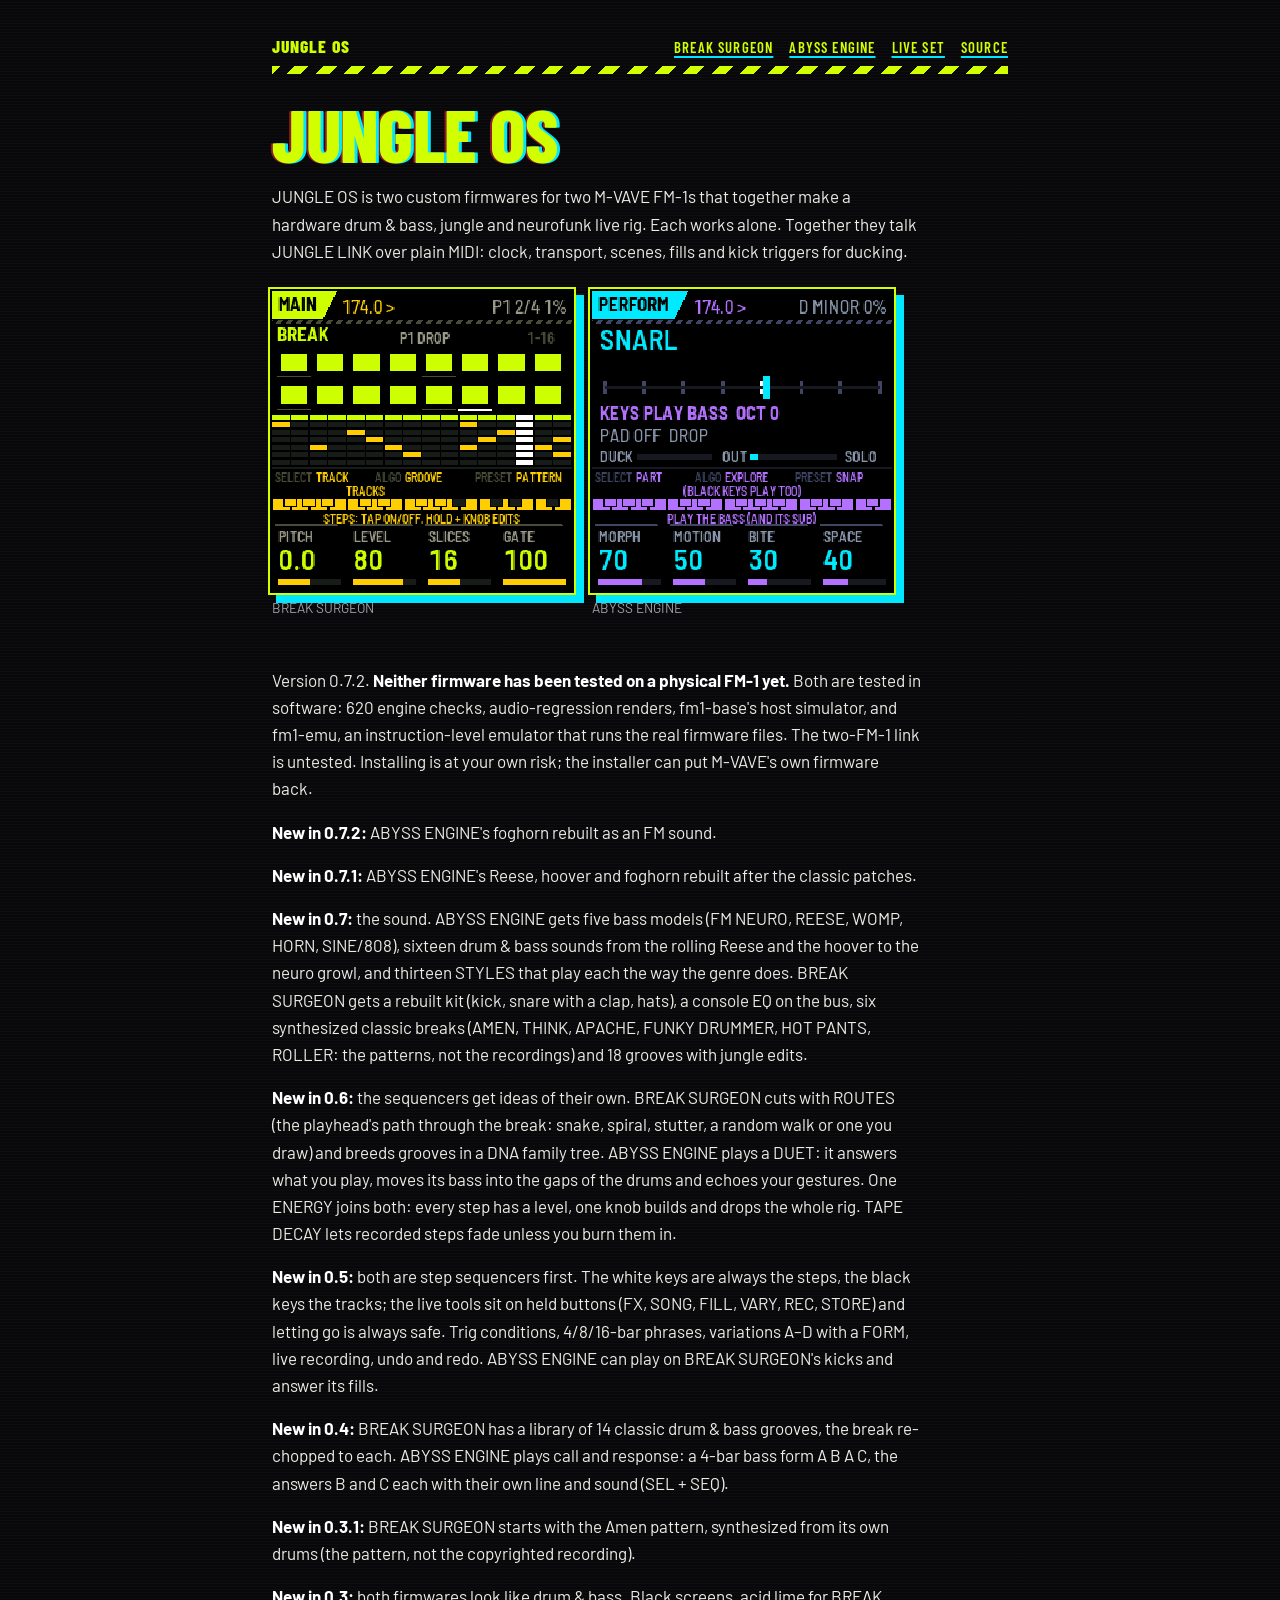
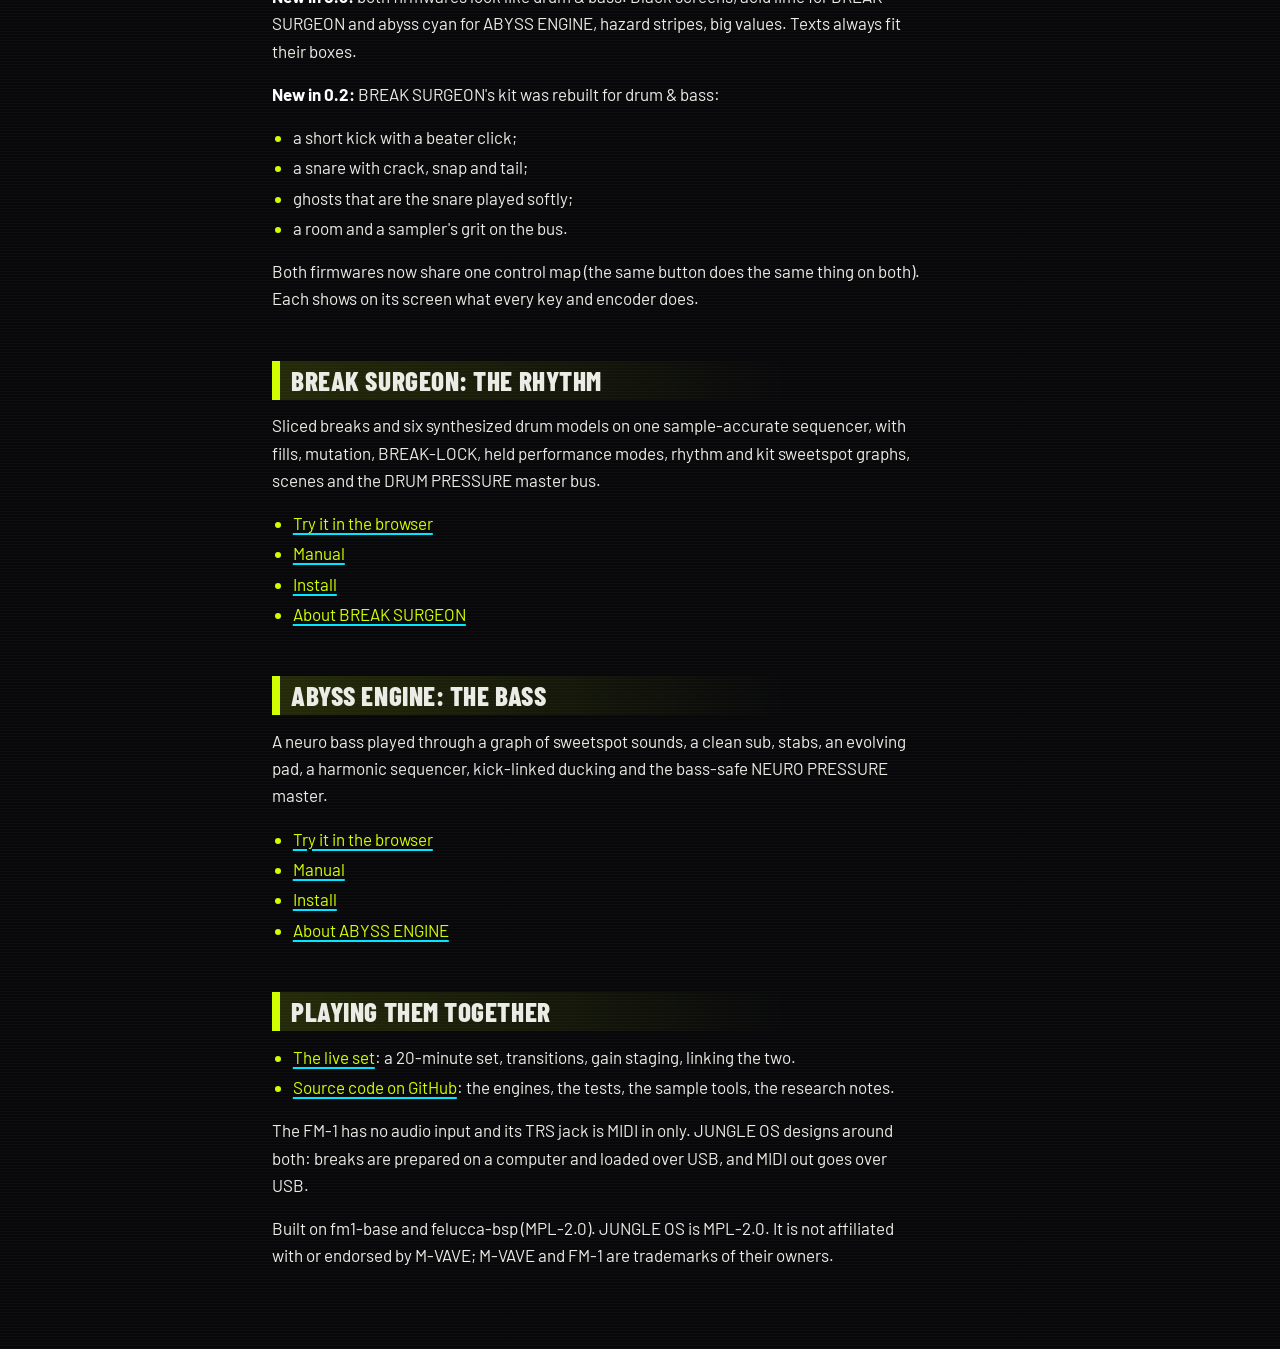
<file: release/site/index.html>
<!doctype html>
<html data-fw="os" lang="en">
<head>
<meta charset="utf-8">
<meta name="viewport" content="width=device-width, initial-scale=1">
<title>JUNGLE OS · a drum &amp; bass live rig of two FM-1s</title>
<meta name="description" content="JUNGLE OS, a drum &amp; bass live rig of two FM-1s for JUNGLE OS, a firmware for the M-VAVE FM-1.">
<style>
/* paper and ink: warm white paper, ink-blue type, vermilion for what is played, mustard for asides; a shade of the
   paper for code and callouts (CTL-1's; a firmware may restyle its site) */
:root {
  --paper: #fbf8f1; --sheet: #efe9dc; --rule: #ddd4c2; --ink: #1e2b5a; --muted: #5d6585;
  --hot: #e5482e; --hot-t: #f8d3c9; --cool: #d9a21b; --cool-t: #f5e4b8;
  --hot-ink: #c23a22;                                 /* the vermilion as text: 4.5:1 on the paper */
  color-scheme: light;
}
body {
  background: var(--paper); color: var(--ink); margin: 0;
  font: 400 17px/1.6 "Helvetica Neue", Helvetica, Arial, sans-serif;
  padding-inline: 16px; padding-block: 32px 64px;
}
main { max-width: 46rem; margin: 0 auto; }
.page > .site { max-width: 46rem; margin-inline: auto; }
main:focus { outline: none; }
h1, h2, h3 { font-family: inherit; text-wrap: balance; line-height: 1.2; }
h1 { font-size: 2.2rem; font-weight: 700; margin: 0 0 .4rem; letter-spacing: .02em; }
h2 { font-size: 1.3rem; font-weight: 700; margin: 3rem 0 .8rem; padding-top: .8rem; border-top: 2px solid var(--ink); }
h2 .num { color: var(--hot); margin-right: .5em; font-variant-numeric: tabular-nums; }
h3 { font-size: 1.1rem; font-weight: 700; margin: 2rem 0 .5rem; }
p, li { max-width: 65ch; }
p { margin: 0 0 1rem; }
ul, ol { padding-left: 1.3rem; margin: 0 0 1rem; }
li { margin: .2rem 0; }
li::marker { color: var(--hot); }
strong { font-weight: 700; }
a { color: var(--ink); text-decoration-color: var(--hot); text-decoration-thickness: 2px; text-underline-offset: 3px; }
a:hover { background: var(--hot-t); }
:focus-visible { outline: 3px solid var(--hot-ink); outline-offset: 2px; }
.skip { position: absolute; left: 16px; top: -100px; background: var(--ink); color: var(--paper); padding: 8px 14px; border-radius: 0 0 6px 6px; z-index: 1; }
.skip:focus { top: 0; }
code, pre { font-family: ui-monospace, Menlo, Consolas, monospace; font-size: .86em; }
code { background: var(--sheet); padding: .08em .35em; border-radius: 3px; }
pre { background: var(--sheet); border-radius: 6px; padding: 14px 16px; overflow-x: auto; line-height: 1.45; margin: 0 0 1.2rem; }
pre code { background: none; padding: 0; font-size: inherit; }
hr { display: none; }
.table { overflow-x: auto; margin: 0 0 1.3rem; }
table { border-collapse: collapse; width: 100%; font-size: .95rem; font-variant-numeric: tabular-nums; }
th, td { text-align: left; vertical-align: top; padding: .45rem .7rem .45rem 0; border-bottom: 1px solid var(--rule); }
th { font-weight: 700; text-transform: uppercase; letter-spacing: .06em; font-size: .78rem; color: var(--muted); border-bottom: 2px solid var(--ink); }
td:first-child { white-space: nowrap; }
.lede { margin-bottom: 1.6rem; }
.status { background: var(--sheet); border-radius: 6px; padding: 12px 16px; }
.status p { margin: 0; }
.site { display: flex; flex-wrap: wrap; align-items: baseline; gap: .3rem 1.2rem; margin: 0 0 1.6rem; padding-bottom: .5rem; border-bottom: 2px solid var(--ink); }
.site .home { font-size: 1.1rem; font-weight: 700; letter-spacing: .04em; color: var(--ink); text-decoration: none; }
.site .home:hover { color: var(--hot-ink); background: none; }
.site nav { margin-left: auto; display: flex; flex-wrap: wrap; gap: .2rem 1rem; font-size: .92rem; }
.site nav a { color: var(--ink); text-underline-offset: 3px; }
.site nav a[aria-current] { text-decoration: none; color: var(--hot-ink); }
a.home { color: inherit; text-decoration: none; }
a.home:hover { background: none; color: var(--hot-ink); }
main > a.home { display: inline-block; font-size: .9rem; letter-spacing: .08em; text-transform: uppercase; color: var(--muted); margin: 0 0 .4rem; }
.callout { border-left: 4px solid var(--cool); background: var(--cool-t); padding: 10px 16px; margin: 0 0 1.2rem; max-width: 65ch; border-radius: 0 6px 6px 0; }
.callout p { margin: 0; }
details { background: var(--sheet); border-radius: 6px; padding: 0 16px; margin: 0 0 1.2rem; }
details > summary { cursor: pointer; padding: 10px 0; }
details[open] > summary { margin-bottom: .4rem; }
details > :last-child { margin-bottom: 1rem; }
.swatch { display: inline-block; width: .7em; height: .7em; margin-right: .4em; vertical-align: .02em; }
nav.contents ol { columns: 2 14rem; column-gap: 2rem; padding-left: 1.3rem; }
.figs { display: flex; flex-wrap: wrap; gap: 20px; margin: .4rem 0 1.6rem; }
figure { margin: 0; flex: 0 1 auto; }
figure img { display: block; max-width: 100%; height: auto; }
figure.shot img { width: 300px; image-rendering: pixelated; border-radius: 4px; box-shadow: 0 0 0 1px var(--rule); }
figure.wide { flex-basis: 100%; }
figure.wide img { width: 100%; }
figcaption { color: var(--muted); font-size: .88rem; margin-top: .4rem; max-width: 300px; }
figure.wide figcaption { max-width: none; }
nav.contents li { break-inside: avoid; }
@media (prefers-reduced-motion: no-preference) { html { scroll-behavior: smooth; } }
</style>
<link rel="stylesheet" href="dnb.css">
</head>
<body>
<a class="skip" href="#content">Skip to content</a>
<div class="page">
<header class="site"><a class="home" href="./" aria-current="page">JUNGLE OS</a><nav><a href="break-surgeon/">Break Surgeon</a><a href="abyss-engine/">Abyss Engine</a><a href="live/">Live set</a><a href="https://github.com/RahelPuest/jungle-os-fm1">Source</a></nav></header>
<main id="content" tabindex="-1"><h1>JUNGLE OS</h1>
<p class="lede">JUNGLE OS is two custom firmwares for two M-VAVE FM-1s that together make a hardware drum &amp; bass, jungle and neurofunk live rig. Each works alone. Together they talk JUNGLE LINK over plain MIDI: clock, transport, scenes, fills and kick triggers for ducking.</p>
<div class="figs"><figure class="shot"><img src="break-surgeon/img/home.png" alt="BREAK SURGEON&#x27;s main page: the selected track big, every track below" loading="lazy"><figcaption>BREAK SURGEON</figcaption></figure><figure class="shot"><img src="abyss-engine/img/home.png" alt="ABYSS ENGINE&#x27;s main page: the bass line with its notes" loading="lazy"><figcaption>ABYSS ENGINE</figcaption></figure></div>
<p>Version 0.7.2. <strong>Neither firmware has been tested on a physical FM-1 yet.</strong> Both are tested in software: 620 engine checks, audio-regression renders, fm1-base's host simulator, and fm1-emu, an instruction-level emulator that runs the real firmware files. The two-FM-1 link is untested. Installing is at your own risk; the installer can put M-VAVE's own firmware back.</p>
<p><strong>New in 0.7.2:</strong> ABYSS ENGINE's foghorn rebuilt as an FM sound.</p>
<p><strong>New in 0.7.1:</strong> ABYSS ENGINE's Reese, hoover and foghorn rebuilt after the classic patches.</p>
<p><strong>New in 0.7:</strong> the sound. ABYSS ENGINE gets five bass models (FM NEURO, REESE, WOMP, HORN, SINE/808), sixteen drum &amp; bass sounds from the rolling Reese and the hoover to the neuro growl, and thirteen STYLES that play each the way the genre does. BREAK SURGEON gets a rebuilt kit (kick, snare with a clap, hats), a console EQ on the bus, six synthesized classic breaks (AMEN, THINK, APACHE, FUNKY DRUMMER, HOT PANTS, ROLLER: the patterns, not the recordings) and 18 grooves with jungle edits.</p>
<p><strong>New in 0.6:</strong> the sequencers get ideas of their own. BREAK SURGEON cuts with ROUTES (the playhead's path through the break: snake, spiral, stutter, a random walk or one you draw) and breeds grooves in a DNA family tree. ABYSS ENGINE plays a DUET: it answers what you play, moves its bass into the gaps of the drums and echoes your gestures. One ENERGY joins both: every step has a level, one knob builds and drops the whole rig. TAPE DECAY lets recorded steps fade unless you burn them in.</p>
<p><strong>New in 0.5:</strong> both are step sequencers first. The white keys are always the steps, the black keys the tracks; the live tools sit on held buttons (FX, SONG, FILL, VARY, REC, STORE) and letting go is always safe. Trig conditions, 4/8/16-bar phrases, variations A–D with a FORM, live recording, undo and redo. ABYSS ENGINE can play on BREAK SURGEON's kicks and answer its fills.</p>
<p><strong>New in 0.4:</strong> BREAK SURGEON has a library of 14 classic drum &amp; bass grooves, the break re-chopped to each. ABYSS ENGINE plays call and response: a 4-bar bass form A B A C, the answers B and C each with their own line and sound (SEL + SEQ).</p>
<p><strong>New in 0.3.1:</strong> BREAK SURGEON starts with the Amen pattern, synthesized from its own drums (the pattern, not the copyrighted recording).</p>
<p><strong>New in 0.3:</strong> both firmwares look like drum &amp; bass. Black screens, acid lime for BREAK SURGEON and abyss cyan for ABYSS ENGINE, hazard stripes, big values. Texts always fit their boxes.</p>
<p><strong>New in 0.2:</strong> BREAK SURGEON's kit was rebuilt for drum &amp; bass:</p>
<ul><li>a short kick with a beater click;</li><li>a snare with crack, snap and tail;</li><li>ghosts that are the snare played softly;</li><li>a room and a sampler's grit on the bus.</li></ul>
<p>Both firmwares now share one control map (the same button does the same thing on both). Each shows on its screen what every key and encoder does.</p>
<h2 id="break-surgeon-the-rhythm">BREAK SURGEON: the rhythm</h2>
<p>Sliced breaks and six synthesized drum models on one sample-accurate sequencer, with fills, mutation, BREAK-LOCK, held performance modes, rhythm and kit sweetspot graphs, scenes and the DRUM PRESSURE master bus.</p>
<ul><li><a href="break-surgeon/emu/">Try it in the browser</a></li><li><a href="break-surgeon/manual/">Manual</a></li><li><a href="break-surgeon/install/">Install</a></li><li><a href="break-surgeon/">About BREAK SURGEON</a></li></ul>
<h2 id="abyss-engine-the-bass">ABYSS ENGINE: the bass</h2>
<p>A neuro bass played through a graph of sweetspot sounds, a clean sub, stabs, an evolving pad, a harmonic sequencer, kick-linked ducking and the bass-safe NEURO PRESSURE master.</p>
<ul><li><a href="abyss-engine/emu/">Try it in the browser</a></li><li><a href="abyss-engine/manual/">Manual</a></li><li><a href="abyss-engine/install/">Install</a></li><li><a href="abyss-engine/">About ABYSS ENGINE</a></li></ul>
<h2 id="playing-them-together">Playing them together</h2>
<ul><li><a href="live/">The live set</a>: a 20-minute set, transitions, gain staging, linking the two.</li><li><a href="https://github.com/RahelPuest/jungle-os-fm1">Source code on GitHub</a>: the engines, the tests, the sample tools, the research notes.</li></ul>
<p>The FM-1 has no audio input and its TRS jack is MIDI in only. JUNGLE OS designs around both: breaks are prepared on a computer and loaded over USB, and MIDI out goes over USB.</p>
<p>Built on fm1-base and felucca-bsp (MPL-2.0). JUNGLE OS is MPL-2.0. It is not affiliated with or endorsed by M-VAVE; M-VAVE and FM-1 are trademarks of their owners.</p>
</main>
</div>
</body>
</html>
</file>
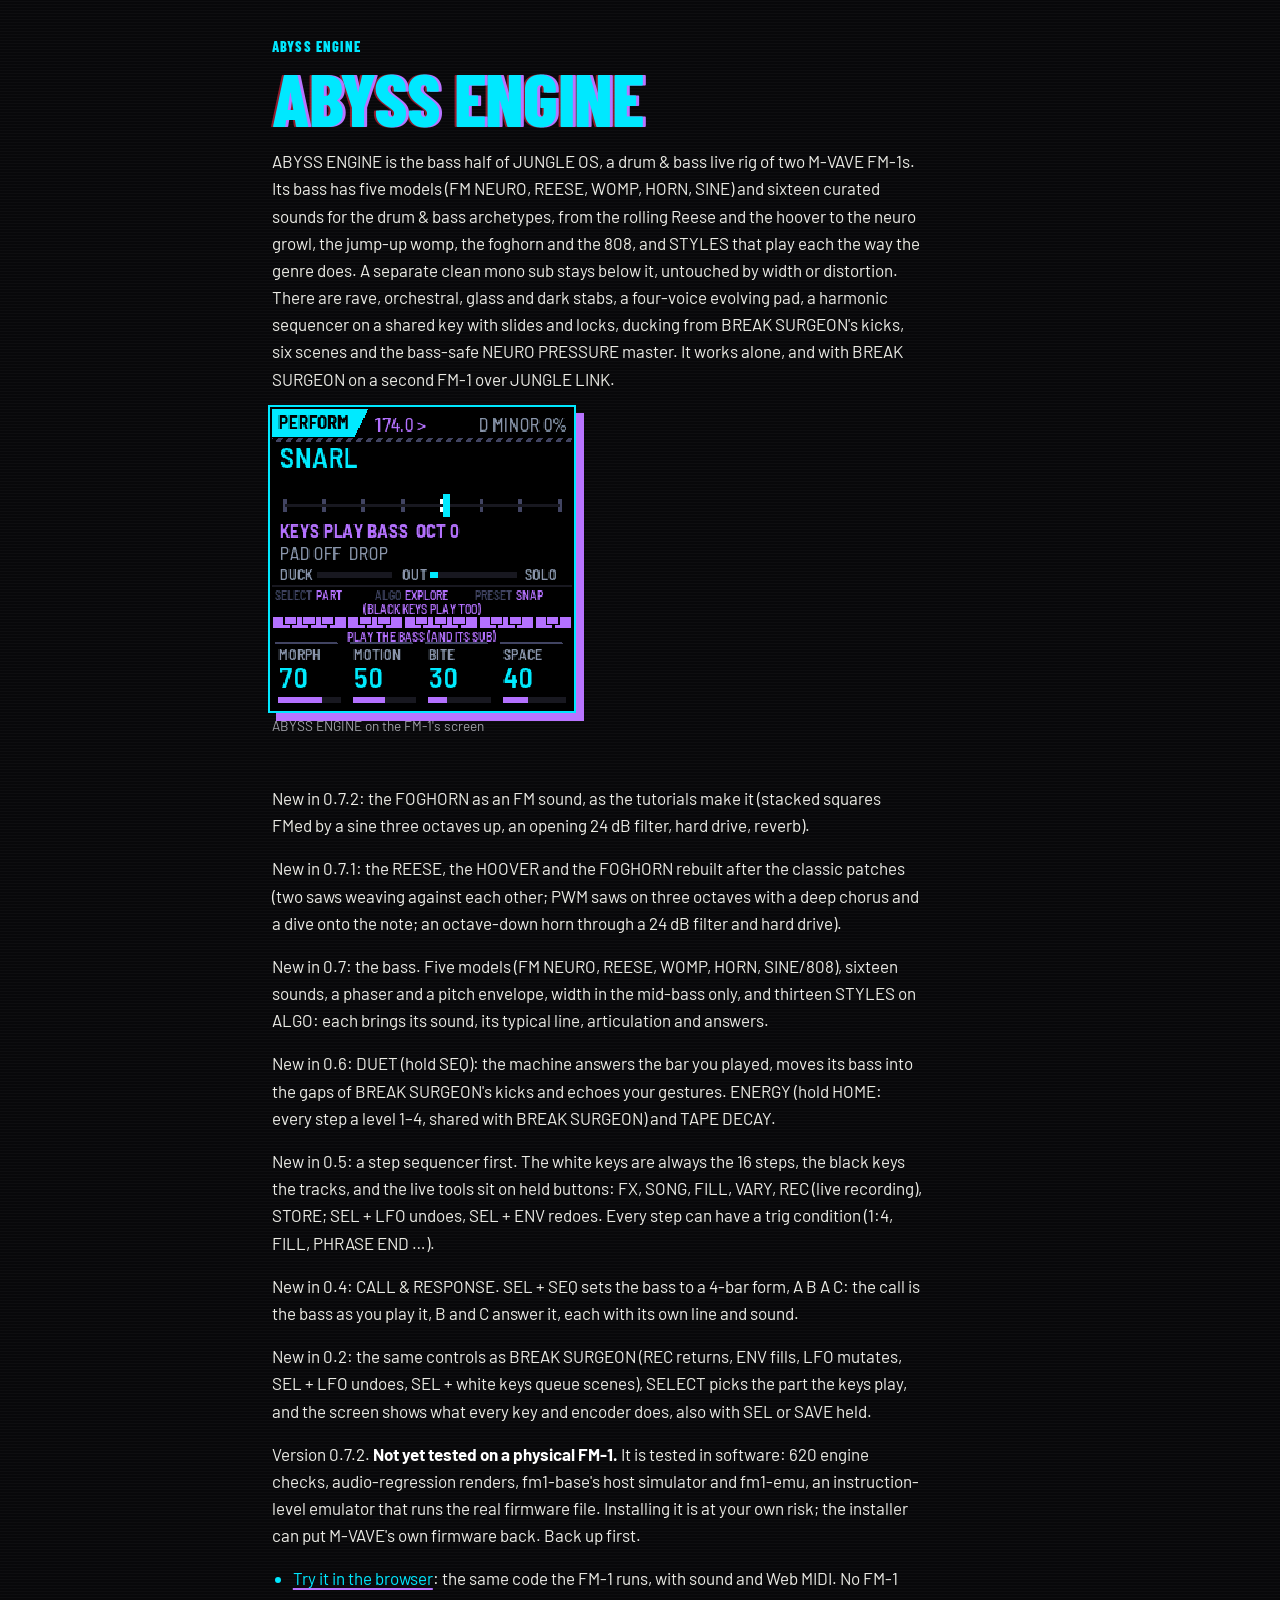
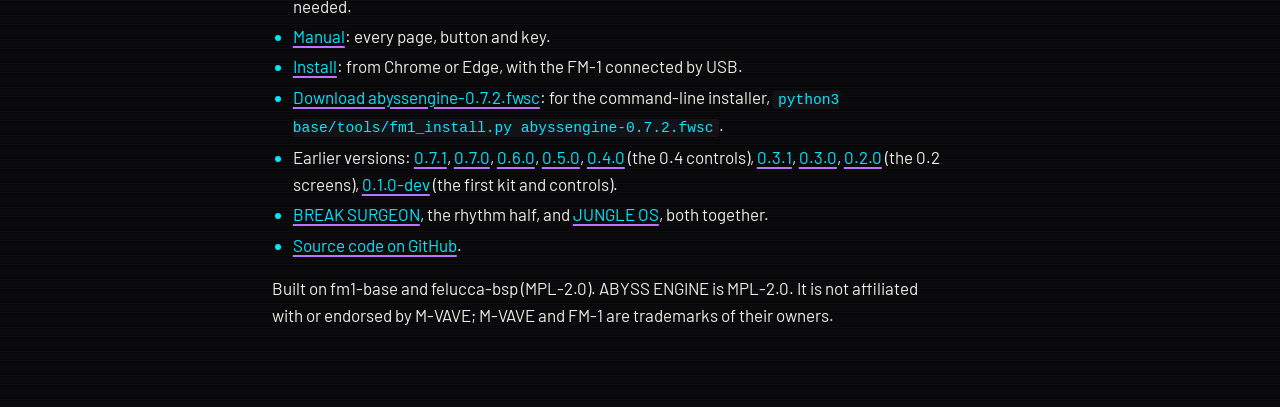
<file: release/site/abyss-engine/index.html>
<!doctype html>
<html data-fw="ab" lang="en">
<head>
<meta charset="utf-8">
<meta name="viewport" content="width=device-width, initial-scale=1">
<title>ABYSS ENGINE · neuro bass, clean sub, stabs and cinematic pads</title>
<meta name="description" content="ABYSS ENGINE, neuro bass, clean sub, stabs and cinematic pads for ABYSS ENGINE, a firmware for the M-VAVE FM-1.">
<style>
/* paper and ink: warm white paper, ink-blue type, vermilion for what is played, mustard for asides; a shade of the
   paper for code and callouts (CTL-1's; a firmware may restyle its site) */
:root {
  --paper: #fbf8f1; --sheet: #efe9dc; --rule: #ddd4c2; --ink: #1e2b5a; --muted: #5d6585;
  --hot: #e5482e; --hot-t: #f8d3c9; --cool: #d9a21b; --cool-t: #f5e4b8;
  --hot-ink: #c23a22;                                 /* the vermilion as text: 4.5:1 on the paper */
  color-scheme: light;
}
body {
  background: var(--paper); color: var(--ink); margin: 0;
  font: 400 17px/1.6 "Helvetica Neue", Helvetica, Arial, sans-serif;
  padding-inline: 16px; padding-block: 32px 64px;
}
main { max-width: 46rem; margin: 0 auto; }
.page > .site { max-width: 46rem; margin-inline: auto; }
main:focus { outline: none; }
h1, h2, h3 { font-family: inherit; text-wrap: balance; line-height: 1.2; }
h1 { font-size: 2.2rem; font-weight: 700; margin: 0 0 .4rem; letter-spacing: .02em; }
h2 { font-size: 1.3rem; font-weight: 700; margin: 3rem 0 .8rem; padding-top: .8rem; border-top: 2px solid var(--ink); }
h2 .num { color: var(--hot); margin-right: .5em; font-variant-numeric: tabular-nums; }
h3 { font-size: 1.1rem; font-weight: 700; margin: 2rem 0 .5rem; }
p, li { max-width: 65ch; }
p { margin: 0 0 1rem; }
ul, ol { padding-left: 1.3rem; margin: 0 0 1rem; }
li { margin: .2rem 0; }
li::marker { color: var(--hot); }
strong { font-weight: 700; }
a { color: var(--ink); text-decoration-color: var(--hot); text-decoration-thickness: 2px; text-underline-offset: 3px; }
a:hover { background: var(--hot-t); }
:focus-visible { outline: 3px solid var(--hot-ink); outline-offset: 2px; }
.skip { position: absolute; left: 16px; top: -100px; background: var(--ink); color: var(--paper); padding: 8px 14px; border-radius: 0 0 6px 6px; z-index: 1; }
.skip:focus { top: 0; }
code, pre { font-family: ui-monospace, Menlo, Consolas, monospace; font-size: .86em; }
code { background: var(--sheet); padding: .08em .35em; border-radius: 3px; }
pre { background: var(--sheet); border-radius: 6px; padding: 14px 16px; overflow-x: auto; line-height: 1.45; margin: 0 0 1.2rem; }
pre code { background: none; padding: 0; font-size: inherit; }
hr { display: none; }
.table { overflow-x: auto; margin: 0 0 1.3rem; }
table { border-collapse: collapse; width: 100%; font-size: .95rem; font-variant-numeric: tabular-nums; }
th, td { text-align: left; vertical-align: top; padding: .45rem .7rem .45rem 0; border-bottom: 1px solid var(--rule); }
th { font-weight: 700; text-transform: uppercase; letter-spacing: .06em; font-size: .78rem; color: var(--muted); border-bottom: 2px solid var(--ink); }
td:first-child { white-space: nowrap; }
.lede { margin-bottom: 1.6rem; }
.status { background: var(--sheet); border-radius: 6px; padding: 12px 16px; }
.status p { margin: 0; }
.site { display: flex; flex-wrap: wrap; align-items: baseline; gap: .3rem 1.2rem; margin: 0 0 1.6rem; padding-bottom: .5rem; border-bottom: 2px solid var(--ink); }
.site .home { font-size: 1.1rem; font-weight: 700; letter-spacing: .04em; color: var(--ink); text-decoration: none; }
.site .home:hover { color: var(--hot-ink); background: none; }
.site nav { margin-left: auto; display: flex; flex-wrap: wrap; gap: .2rem 1rem; font-size: .92rem; }
.site nav a { color: var(--ink); text-underline-offset: 3px; }
.site nav a[aria-current] { text-decoration: none; color: var(--hot-ink); }
a.home { color: inherit; text-decoration: none; }
a.home:hover { background: none; color: var(--hot-ink); }
main > a.home { display: inline-block; font-size: .9rem; letter-spacing: .08em; text-transform: uppercase; color: var(--muted); margin: 0 0 .4rem; }
.callout { border-left: 4px solid var(--cool); background: var(--cool-t); padding: 10px 16px; margin: 0 0 1.2rem; max-width: 65ch; border-radius: 0 6px 6px 0; }
.callout p { margin: 0; }
details { background: var(--sheet); border-radius: 6px; padding: 0 16px; margin: 0 0 1.2rem; }
details > summary { cursor: pointer; padding: 10px 0; }
details[open] > summary { margin-bottom: .4rem; }
details > :last-child { margin-bottom: 1rem; }
.swatch { display: inline-block; width: .7em; height: .7em; margin-right: .4em; vertical-align: .02em; }
nav.contents ol { columns: 2 14rem; column-gap: 2rem; padding-left: 1.3rem; }
.figs { display: flex; flex-wrap: wrap; gap: 20px; margin: .4rem 0 1.6rem; }
figure { margin: 0; flex: 0 1 auto; }
figure img { display: block; max-width: 100%; height: auto; }
figure.shot img { width: 300px; image-rendering: pixelated; border-radius: 4px; box-shadow: 0 0 0 1px var(--rule); }
figure.wide { flex-basis: 100%; }
figure.wide img { width: 100%; }
figcaption { color: var(--muted); font-size: .88rem; margin-top: .4rem; max-width: 300px; }
figure.wide figcaption { max-width: none; }
nav.contents li { break-inside: avoid; }
@media (prefers-reduced-motion: no-preference) { html { scroll-behavior: smooth; } }
</style>
<link rel="stylesheet" href="../dnb.css">
</head>
<body>
<a class="skip" href="#content">Skip to content</a>
<div class="page">
<main id="content" tabindex="-1">
<a class="home" href="../">ABYSS ENGINE</a>
<h1>ABYSS ENGINE</h1>
<p>ABYSS ENGINE is the bass half of JUNGLE OS, a drum &amp; bass live rig of two M-VAVE FM-1s. Its bass has five models (FM NEURO, REESE, WOMP, HORN, SINE) and sixteen curated sounds for the drum &amp; bass archetypes, from the rolling Reese and the hoover to the neuro growl, the jump-up womp, the foghorn and the 808, and STYLES that play each the way the genre does. A separate clean mono sub stays below it, untouched by width or distortion. There are rave, orchestral, glass and dark stabs, a four-voice evolving pad, a harmonic sequencer on a shared key with slides and locks, ducking from BREAK SURGEON's kicks, six scenes and the bass-safe NEURO PRESSURE master. It works alone, and with BREAK SURGEON on a second FM-1 over JUNGLE LINK.</p>
<div class="figs"><figure class="shot"><img src="img/home.png" alt="ABYSS ENGINE&#x27;s main page: the bass line with its notes" loading="lazy"><figcaption>ABYSS ENGINE on the FM-1's screen</figcaption></figure></div>
<p>New in 0.7.2: the FOGHORN as an FM sound, as the tutorials make it (stacked squares FMed by a sine three octaves up, an opening 24 dB filter, hard drive, reverb).</p>
<p>New in 0.7.1: the REESE, the HOOVER and the FOGHORN rebuilt after the classic patches (two saws weaving against each other; PWM saws on three octaves with a deep chorus and a dive onto the note; an octave-down horn through a 24 dB filter and hard drive).</p>
<p>New in 0.7: the bass. Five models (FM NEURO, REESE, WOMP, HORN, SINE/808), sixteen sounds, a phaser and a pitch envelope, width in the mid-bass only, and thirteen STYLES on ALGO: each brings its sound, its typical line, articulation and answers.</p>
<p>New in 0.6: DUET (hold SEQ): the machine answers the bar you played, moves its bass into the gaps of BREAK SURGEON's kicks and echoes your gestures. ENERGY (hold HOME: every step a level 1–4, shared with BREAK SURGEON) and TAPE DECAY.</p>
<p>New in 0.5: a step sequencer first. The white keys are always the 16 steps, the black keys the tracks, and the live tools sit on held buttons: FX, SONG, FILL, VARY, REC (live recording), STORE; SEL + LFO undoes, SEL + ENV redoes. Every step can have a trig condition (1:4, FILL, PHRASE END …).</p>
<p>New in 0.4: CALL &amp; RESPONSE. SEL + SEQ sets the bass to a 4-bar form, A B A C: the call is the bass as you play it, B and C answer it, each with its own line and sound.</p>
<p>New in 0.2: the same controls as BREAK SURGEON (REC returns, ENV fills, LFO mutates, SEL + LFO undoes, SEL + white keys queue scenes), SELECT picks the part the keys play, and the screen shows what every key and encoder does, also with SEL or SAVE held.</p>
<p>Version 0.7.2. <strong>Not yet tested on a physical FM-1.</strong> It is tested in software: 620 engine checks, audio-regression renders, fm1-base's host simulator and fm1-emu, an instruction-level emulator that runs the real firmware file. Installing it is at your own risk; the installer can put M-VAVE's own firmware back. Back up first.</p>
<ul><li><a href="emu/">Try it in the browser</a>: the same code the FM-1 runs, with sound and Web MIDI. No FM-1 needed.</li><li><a href="manual/">Manual</a>: every page, button and key.</li><li><a href="install/">Install</a>: from Chrome or Edge, with the FM-1 connected by USB.</li><li><a href="firmware/abyssengine-0.7.2.fwsc">Download abyssengine-0.7.2.fwsc</a>: for the command-line installer, <code>python3 base/tools/fm1_install.py abyssengine-0.7.2.fwsc</code>.</li><li>Earlier versions: <a href="firmware/abyssengine-0.7.1.fwsc">0.7.1</a>, <a href="firmware/abyssengine-0.7.0.fwsc">0.7.0</a>, <a href="firmware/abyssengine-0.6.0.fwsc">0.6.0</a>, <a href="firmware/abyssengine-0.5.0.fwsc">0.5.0</a>, <a href="firmware/abyssengine-0.4.0.fwsc">0.4.0</a> (the 0.4 controls), <a href="firmware/abyssengine-0.3.1.fwsc">0.3.1</a>, <a href="firmware/abyssengine-0.3.0.fwsc">0.3.0</a>, <a href="firmware/abyssengine-0.2.0.fwsc">0.2.0</a> (the 0.2 screens), <a href="firmware/abyssengine-0.1.0-dev.fwsc">0.1.0-dev</a> (the first kit and controls).</li><li><a href="../break-surgeon/">BREAK SURGEON</a>, the rhythm half, and <a href="../">JUNGLE OS</a>, both together.</li><li><a href="https://github.com/RahelPuest/jungle-os-fm1">Source code on GitHub</a>.</li></ul>
<p>Built on fm1-base and felucca-bsp (MPL-2.0). ABYSS ENGINE is MPL-2.0. It is not affiliated with or endorsed by M-VAVE; M-VAVE and FM-1 are trademarks of their owners.</p>
</main>
</div>
</body>
</html>
</file>
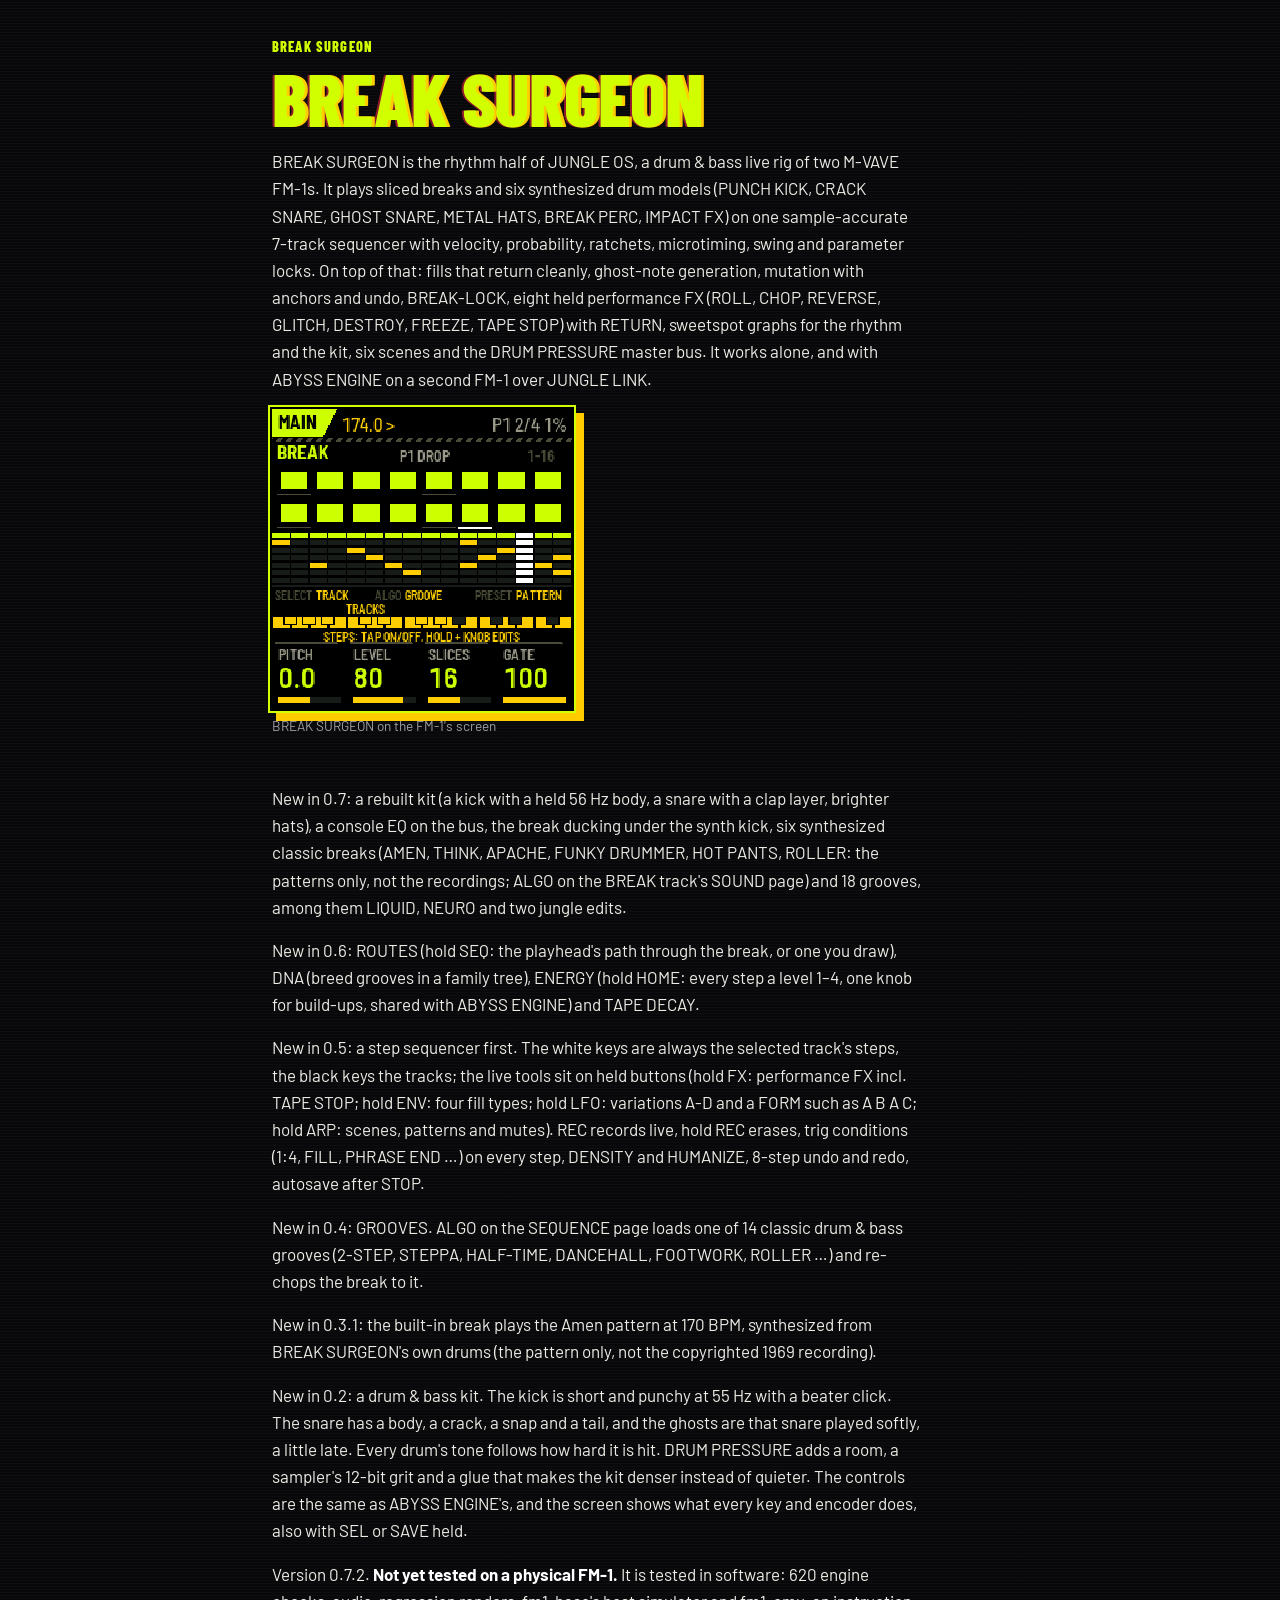
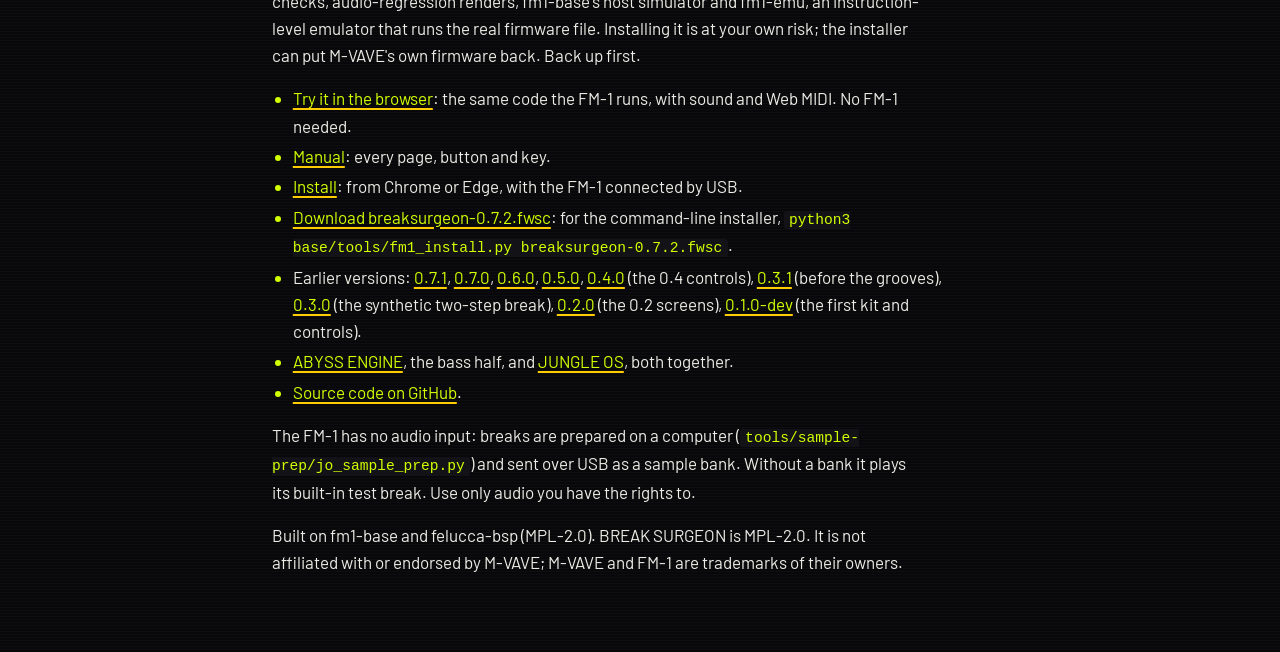
<file: release/site/break-surgeon/index.html>
<!doctype html>
<html data-fw="bs" lang="en">
<head>
<meta charset="utf-8">
<meta name="viewport" content="width=device-width, initial-scale=1">
<title>BREAK SURGEON · breakbeat surgery and synthesized drums for drum &amp; bass</title>
<meta name="description" content="BREAK SURGEON, breakbeat surgery and synthesized drums for drum &amp; bass for BREAK SURGEON, a firmware for the M-VAVE FM-1.">
<style>
/* paper and ink: warm white paper, ink-blue type, vermilion for what is played, mustard for asides; a shade of the
   paper for code and callouts (CTL-1's; a firmware may restyle its site) */
:root {
  --paper: #fbf8f1; --sheet: #efe9dc; --rule: #ddd4c2; --ink: #1e2b5a; --muted: #5d6585;
  --hot: #e5482e; --hot-t: #f8d3c9; --cool: #d9a21b; --cool-t: #f5e4b8;
  --hot-ink: #c23a22;                                 /* the vermilion as text: 4.5:1 on the paper */
  color-scheme: light;
}
body {
  background: var(--paper); color: var(--ink); margin: 0;
  font: 400 17px/1.6 "Helvetica Neue", Helvetica, Arial, sans-serif;
  padding-inline: 16px; padding-block: 32px 64px;
}
main { max-width: 46rem; margin: 0 auto; }
.page > .site { max-width: 46rem; margin-inline: auto; }
main:focus { outline: none; }
h1, h2, h3 { font-family: inherit; text-wrap: balance; line-height: 1.2; }
h1 { font-size: 2.2rem; font-weight: 700; margin: 0 0 .4rem; letter-spacing: .02em; }
h2 { font-size: 1.3rem; font-weight: 700; margin: 3rem 0 .8rem; padding-top: .8rem; border-top: 2px solid var(--ink); }
h2 .num { color: var(--hot); margin-right: .5em; font-variant-numeric: tabular-nums; }
h3 { font-size: 1.1rem; font-weight: 700; margin: 2rem 0 .5rem; }
p, li { max-width: 65ch; }
p { margin: 0 0 1rem; }
ul, ol { padding-left: 1.3rem; margin: 0 0 1rem; }
li { margin: .2rem 0; }
li::marker { color: var(--hot); }
strong { font-weight: 700; }
a { color: var(--ink); text-decoration-color: var(--hot); text-decoration-thickness: 2px; text-underline-offset: 3px; }
a:hover { background: var(--hot-t); }
:focus-visible { outline: 3px solid var(--hot-ink); outline-offset: 2px; }
.skip { position: absolute; left: 16px; top: -100px; background: var(--ink); color: var(--paper); padding: 8px 14px; border-radius: 0 0 6px 6px; z-index: 1; }
.skip:focus { top: 0; }
code, pre { font-family: ui-monospace, Menlo, Consolas, monospace; font-size: .86em; }
code { background: var(--sheet); padding: .08em .35em; border-radius: 3px; }
pre { background: var(--sheet); border-radius: 6px; padding: 14px 16px; overflow-x: auto; line-height: 1.45; margin: 0 0 1.2rem; }
pre code { background: none; padding: 0; font-size: inherit; }
hr { display: none; }
.table { overflow-x: auto; margin: 0 0 1.3rem; }
table { border-collapse: collapse; width: 100%; font-size: .95rem; font-variant-numeric: tabular-nums; }
th, td { text-align: left; vertical-align: top; padding: .45rem .7rem .45rem 0; border-bottom: 1px solid var(--rule); }
th { font-weight: 700; text-transform: uppercase; letter-spacing: .06em; font-size: .78rem; color: var(--muted); border-bottom: 2px solid var(--ink); }
td:first-child { white-space: nowrap; }
.lede { margin-bottom: 1.6rem; }
.status { background: var(--sheet); border-radius: 6px; padding: 12px 16px; }
.status p { margin: 0; }
.site { display: flex; flex-wrap: wrap; align-items: baseline; gap: .3rem 1.2rem; margin: 0 0 1.6rem; padding-bottom: .5rem; border-bottom: 2px solid var(--ink); }
.site .home { font-size: 1.1rem; font-weight: 700; letter-spacing: .04em; color: var(--ink); text-decoration: none; }
.site .home:hover { color: var(--hot-ink); background: none; }
.site nav { margin-left: auto; display: flex; flex-wrap: wrap; gap: .2rem 1rem; font-size: .92rem; }
.site nav a { color: var(--ink); text-underline-offset: 3px; }
.site nav a[aria-current] { text-decoration: none; color: var(--hot-ink); }
a.home { color: inherit; text-decoration: none; }
a.home:hover { background: none; color: var(--hot-ink); }
main > a.home { display: inline-block; font-size: .9rem; letter-spacing: .08em; text-transform: uppercase; color: var(--muted); margin: 0 0 .4rem; }
.callout { border-left: 4px solid var(--cool); background: var(--cool-t); padding: 10px 16px; margin: 0 0 1.2rem; max-width: 65ch; border-radius: 0 6px 6px 0; }
.callout p { margin: 0; }
details { background: var(--sheet); border-radius: 6px; padding: 0 16px; margin: 0 0 1.2rem; }
details > summary { cursor: pointer; padding: 10px 0; }
details[open] > summary { margin-bottom: .4rem; }
details > :last-child { margin-bottom: 1rem; }
.swatch { display: inline-block; width: .7em; height: .7em; margin-right: .4em; vertical-align: .02em; }
nav.contents ol { columns: 2 14rem; column-gap: 2rem; padding-left: 1.3rem; }
.figs { display: flex; flex-wrap: wrap; gap: 20px; margin: .4rem 0 1.6rem; }
figure { margin: 0; flex: 0 1 auto; }
figure img { display: block; max-width: 100%; height: auto; }
figure.shot img { width: 300px; image-rendering: pixelated; border-radius: 4px; box-shadow: 0 0 0 1px var(--rule); }
figure.wide { flex-basis: 100%; }
figure.wide img { width: 100%; }
figcaption { color: var(--muted); font-size: .88rem; margin-top: .4rem; max-width: 300px; }
figure.wide figcaption { max-width: none; }
nav.contents li { break-inside: avoid; }
@media (prefers-reduced-motion: no-preference) { html { scroll-behavior: smooth; } }
</style>
<link rel="stylesheet" href="../dnb.css">
</head>
<body>
<a class="skip" href="#content">Skip to content</a>
<div class="page">
<main id="content" tabindex="-1">
<a class="home" href="../">BREAK SURGEON</a>
<h1>BREAK SURGEON</h1>
<p>BREAK SURGEON is the rhythm half of JUNGLE OS, a drum &amp; bass live rig of two M-VAVE FM-1s. It plays sliced breaks and six synthesized drum models (PUNCH KICK, CRACK SNARE, GHOST SNARE, METAL HATS, BREAK PERC, IMPACT FX) on one sample-accurate 7-track sequencer with velocity, probability, ratchets, microtiming, swing and parameter locks. On top of that: fills that return cleanly, ghost-note generation, mutation with anchors and undo, BREAK-LOCK, eight held performance FX (ROLL, CHOP, REVERSE, GLITCH, DESTROY, FREEZE, TAPE STOP) with RETURN, sweetspot graphs for the rhythm and the kit, six scenes and the DRUM PRESSURE master bus. It works alone, and with ABYSS ENGINE on a second FM-1 over JUNGLE LINK.</p>
<div class="figs"><figure class="shot"><img src="img/home.png" alt="BREAK SURGEON&#x27;s main page while playing: the BREAK track&#x27;s 16 steps big, the seven tracks as rows below" loading="lazy"><figcaption>BREAK SURGEON on the FM-1's screen</figcaption></figure></div>
<p>New in 0.7: a rebuilt kit (a kick with a held 56 Hz body, a snare with a clap layer, brighter hats), a console EQ on the bus, the break ducking under the synth kick, six synthesized classic breaks (AMEN, THINK, APACHE, FUNKY DRUMMER, HOT PANTS, ROLLER: the patterns only, not the recordings; ALGO on the BREAK track's SOUND page) and 18 grooves, among them LIQUID, NEURO and two jungle edits.</p>
<p>New in 0.6: ROUTES (hold SEQ: the playhead's path through the break, or one you draw), DNA (breed grooves in a family tree), ENERGY (hold HOME: every step a level 1–4, one knob for build-ups, shared with ABYSS ENGINE) and TAPE DECAY.</p>
<p>New in 0.5: a step sequencer first. The white keys are always the selected track's steps, the black keys the tracks; the live tools sit on held buttons (hold FX: performance FX incl. TAPE STOP; hold ENV: four fill types; hold LFO: variations A-D and a FORM such as A B A C; hold ARP: scenes, patterns and mutes). REC records live, hold REC erases, trig conditions (1:4, FILL, PHRASE END …) on every step, DENSITY and HUMANIZE, 8-step undo and redo, autosave after STOP.</p>
<p>New in 0.4: GROOVES. ALGO on the SEQUENCE page loads one of 14 classic drum &amp; bass grooves (2-STEP, STEPPA, HALF-TIME, DANCEHALL, FOOTWORK, ROLLER …) and re-chops the break to it.</p>
<p>New in 0.3.1: the built-in break plays the Amen pattern at 170 BPM, synthesized from BREAK SURGEON's own drums (the pattern only, not the copyrighted 1969 recording).</p>
<p>New in 0.2: a drum &amp; bass kit. The kick is short and punchy at 55 Hz with a beater click. The snare has a body, a crack, a snap and a tail, and the ghosts are that snare played softly, a little late. Every drum's tone follows how hard it is hit. DRUM PRESSURE adds a room, a sampler's 12-bit grit and a glue that makes the kit denser instead of quieter. The controls are the same as ABYSS ENGINE's, and the screen shows what every key and encoder does, also with SEL or SAVE held.</p>
<p>Version 0.7.2. <strong>Not yet tested on a physical FM-1.</strong> It is tested in software: 620 engine checks, audio-regression renders, fm1-base's host simulator and fm1-emu, an instruction-level emulator that runs the real firmware file. Installing it is at your own risk; the installer can put M-VAVE's own firmware back. Back up first.</p>
<ul><li><a href="emu/">Try it in the browser</a>: the same code the FM-1 runs, with sound and Web MIDI. No FM-1 needed.</li><li><a href="manual/">Manual</a>: every page, button and key.</li><li><a href="install/">Install</a>: from Chrome or Edge, with the FM-1 connected by USB.</li><li><a href="firmware/breaksurgeon-0.7.2.fwsc">Download breaksurgeon-0.7.2.fwsc</a>: for the command-line installer, <code>python3 base/tools/fm1_install.py breaksurgeon-0.7.2.fwsc</code>.</li><li>Earlier versions: <a href="firmware/breaksurgeon-0.7.1.fwsc">0.7.1</a>, <a href="firmware/breaksurgeon-0.7.0.fwsc">0.7.0</a>, <a href="firmware/breaksurgeon-0.6.0.fwsc">0.6.0</a>, <a href="firmware/breaksurgeon-0.5.0.fwsc">0.5.0</a>, <a href="firmware/breaksurgeon-0.4.0.fwsc">0.4.0</a> (the 0.4 controls), <a href="firmware/breaksurgeon-0.3.1.fwsc">0.3.1</a> (before the grooves), <a href="firmware/breaksurgeon-0.3.0.fwsc">0.3.0</a> (the synthetic two-step break), <a href="firmware/breaksurgeon-0.2.0.fwsc">0.2.0</a> (the 0.2 screens), <a href="firmware/breaksurgeon-0.1.0-dev.fwsc">0.1.0-dev</a> (the first kit and controls).</li><li><a href="../abyss-engine/">ABYSS ENGINE</a>, the bass half, and <a href="../">JUNGLE OS</a>, both together.</li><li><a href="https://github.com/RahelPuest/jungle-os-fm1">Source code on GitHub</a>.</li></ul>
<p>The FM-1 has no audio input: breaks are prepared on a computer (<code>tools/sample-prep/jo_sample_prep.py</code>) and sent over USB as a sample bank. Without a bank it plays its built-in test break. Use only audio you have the rights to.</p>
<p>Built on fm1-base and felucca-bsp (MPL-2.0). BREAK SURGEON is MPL-2.0. It is not affiliated with or endorsed by M-VAVE; M-VAVE and FM-1 are trademarks of their owners.</p>
</main>
</div>
</body>
</html>
</file>
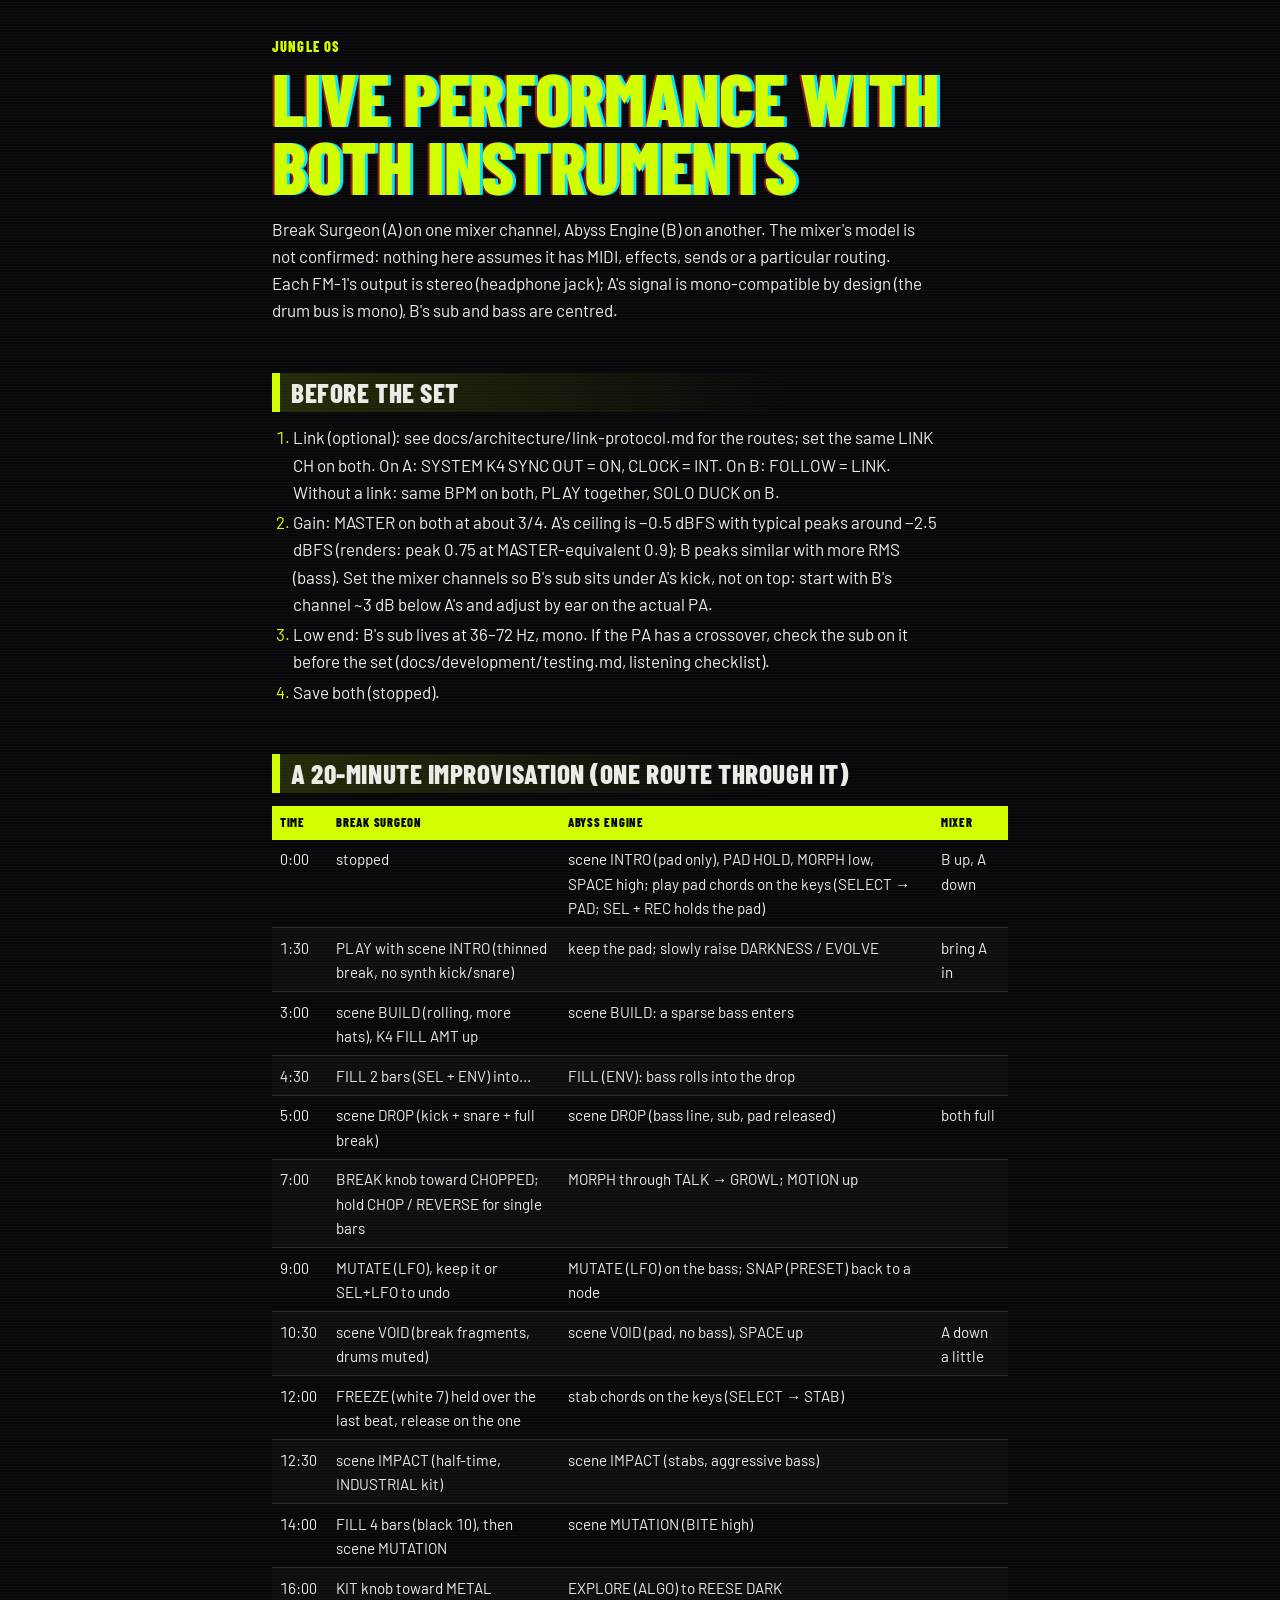
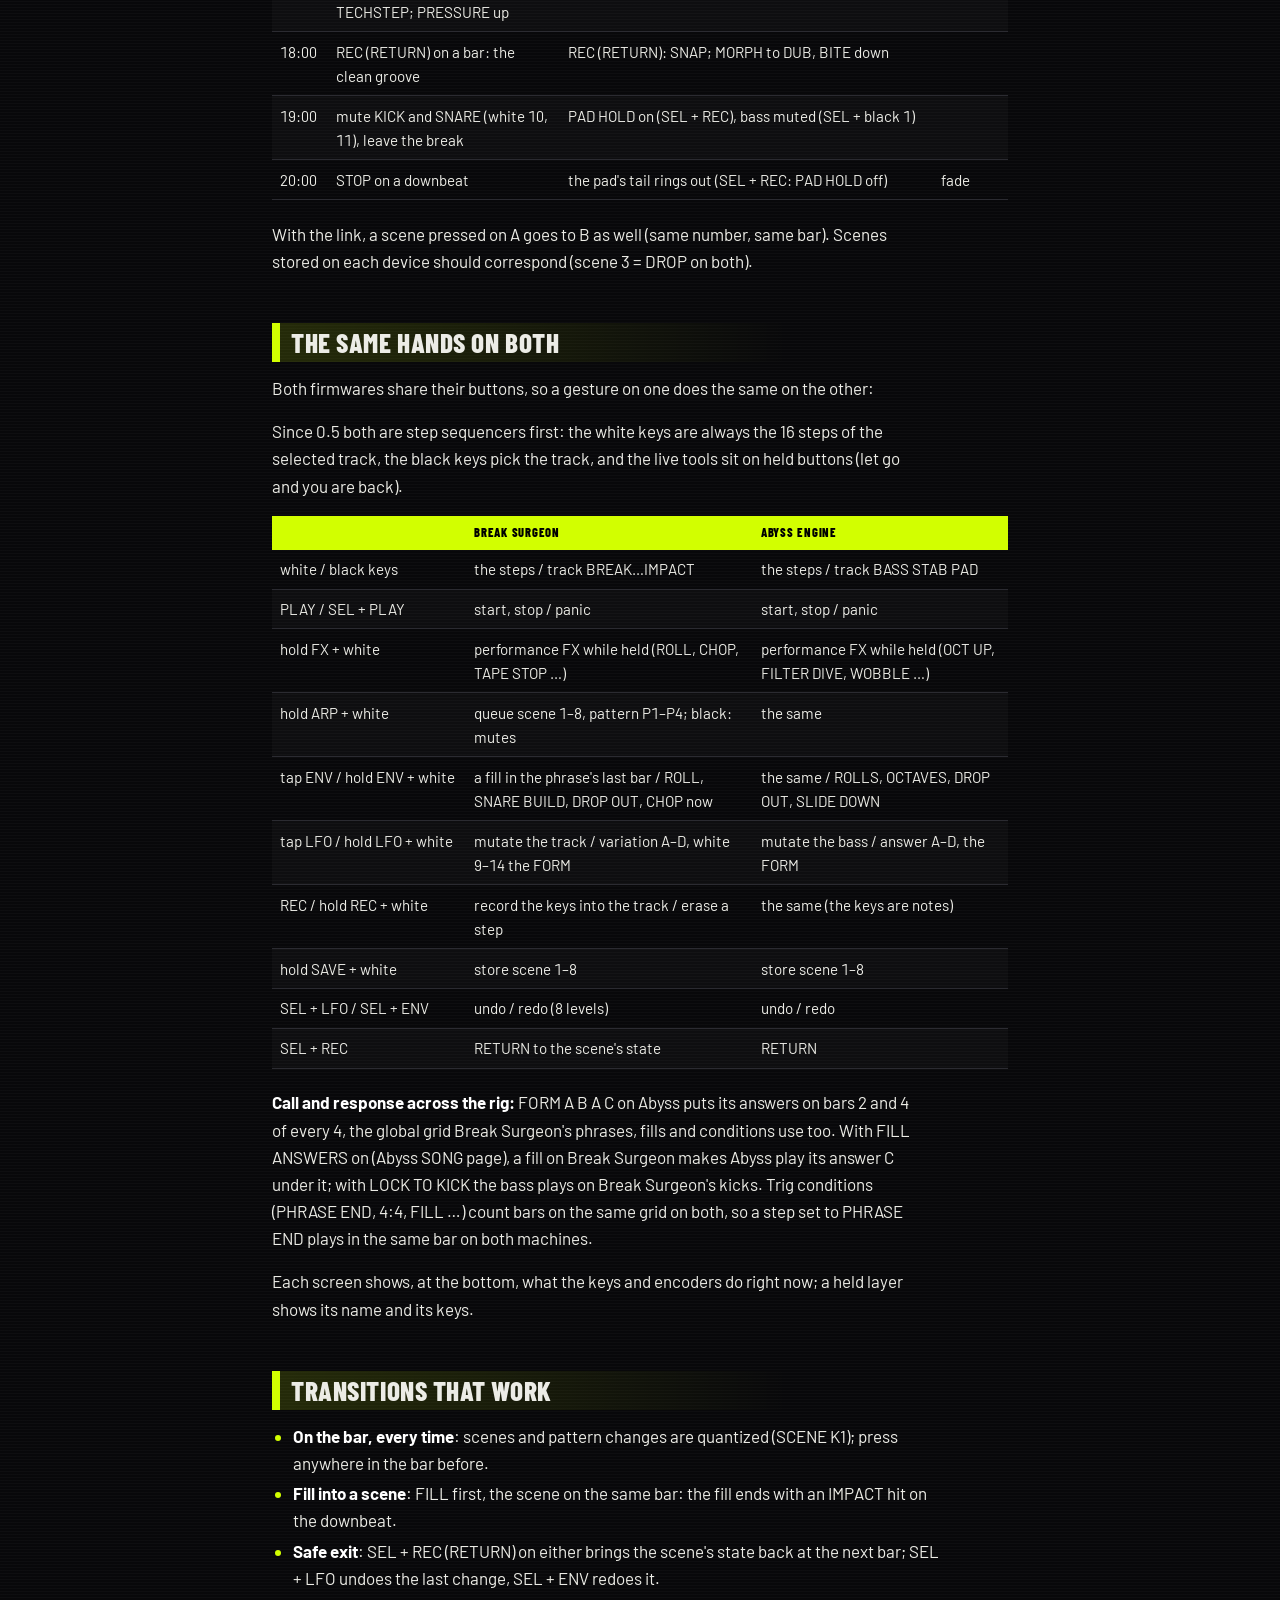
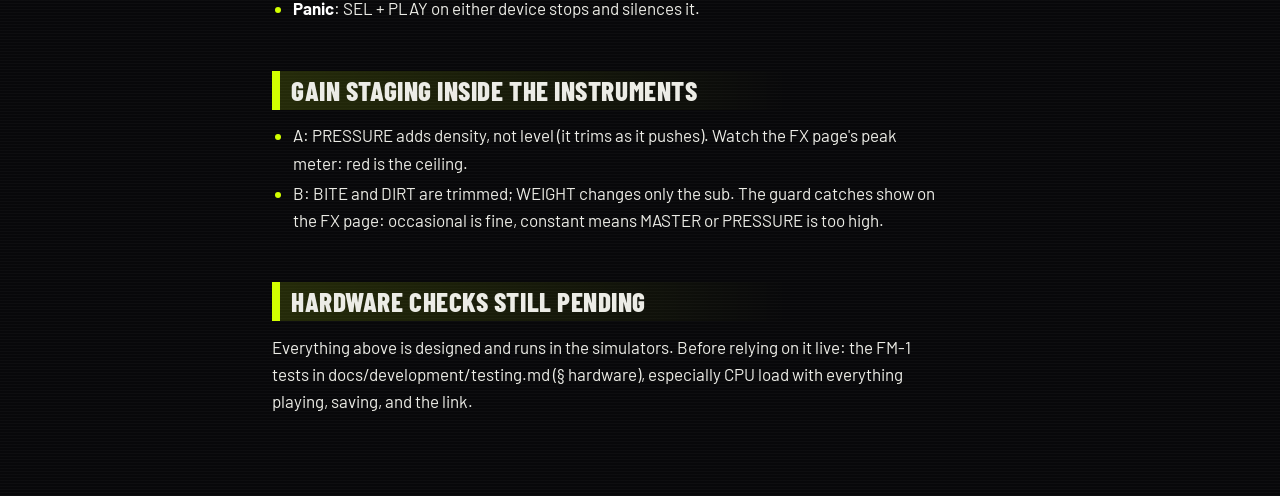
<file: release/site/live/index.html>
<!doctype html>
<html data-fw="os" lang="en">
<head>
<meta charset="utf-8">
<meta name="viewport" content="width=device-width, initial-scale=1">
<title>JUNGLE OS: Live performance with both instruments</title>
<meta name="description" content="Live performance with both instruments for JUNGLE OS, a firmware for the M-VAVE FM-1.">
<style>
/* paper and ink: warm white paper, ink-blue type, vermilion for what is played, mustard for asides; a shade of the
   paper for code and callouts (CTL-1's; a firmware may restyle its site) */
:root {
  --paper: #fbf8f1; --sheet: #efe9dc; --rule: #ddd4c2; --ink: #1e2b5a; --muted: #5d6585;
  --hot: #e5482e; --hot-t: #f8d3c9; --cool: #d9a21b; --cool-t: #f5e4b8;
  --hot-ink: #c23a22;                                 /* the vermilion as text: 4.5:1 on the paper */
  color-scheme: light;
}
body {
  background: var(--paper); color: var(--ink); margin: 0;
  font: 400 17px/1.6 "Helvetica Neue", Helvetica, Arial, sans-serif;
  padding-inline: 16px; padding-block: 32px 64px;
}
main { max-width: 46rem; margin: 0 auto; }
.page > .site { max-width: 46rem; margin-inline: auto; }
main:focus { outline: none; }
h1, h2, h3 { font-family: inherit; text-wrap: balance; line-height: 1.2; }
h1 { font-size: 2.2rem; font-weight: 700; margin: 0 0 .4rem; letter-spacing: .02em; }
h2 { font-size: 1.3rem; font-weight: 700; margin: 3rem 0 .8rem; padding-top: .8rem; border-top: 2px solid var(--ink); }
h2 .num { color: var(--hot); margin-right: .5em; font-variant-numeric: tabular-nums; }
h3 { font-size: 1.1rem; font-weight: 700; margin: 2rem 0 .5rem; }
p, li { max-width: 65ch; }
p { margin: 0 0 1rem; }
ul, ol { padding-left: 1.3rem; margin: 0 0 1rem; }
li { margin: .2rem 0; }
li::marker { color: var(--hot); }
strong { font-weight: 700; }
a { color: var(--ink); text-decoration-color: var(--hot); text-decoration-thickness: 2px; text-underline-offset: 3px; }
a:hover { background: var(--hot-t); }
:focus-visible { outline: 3px solid var(--hot-ink); outline-offset: 2px; }
.skip { position: absolute; left: 16px; top: -100px; background: var(--ink); color: var(--paper); padding: 8px 14px; border-radius: 0 0 6px 6px; z-index: 1; }
.skip:focus { top: 0; }
code, pre { font-family: ui-monospace, Menlo, Consolas, monospace; font-size: .86em; }
code { background: var(--sheet); padding: .08em .35em; border-radius: 3px; }
pre { background: var(--sheet); border-radius: 6px; padding: 14px 16px; overflow-x: auto; line-height: 1.45; margin: 0 0 1.2rem; }
pre code { background: none; padding: 0; font-size: inherit; }
hr { display: none; }
.table { overflow-x: auto; margin: 0 0 1.3rem; }
table { border-collapse: collapse; width: 100%; font-size: .95rem; font-variant-numeric: tabular-nums; }
th, td { text-align: left; vertical-align: top; padding: .45rem .7rem .45rem 0; border-bottom: 1px solid var(--rule); }
th { font-weight: 700; text-transform: uppercase; letter-spacing: .06em; font-size: .78rem; color: var(--muted); border-bottom: 2px solid var(--ink); }
td:first-child { white-space: nowrap; }
.lede { margin-bottom: 1.6rem; }
.status { background: var(--sheet); border-radius: 6px; padding: 12px 16px; }
.status p { margin: 0; }
.site { display: flex; flex-wrap: wrap; align-items: baseline; gap: .3rem 1.2rem; margin: 0 0 1.6rem; padding-bottom: .5rem; border-bottom: 2px solid var(--ink); }
.site .home { font-size: 1.1rem; font-weight: 700; letter-spacing: .04em; color: var(--ink); text-decoration: none; }
.site .home:hover { color: var(--hot-ink); background: none; }
.site nav { margin-left: auto; display: flex; flex-wrap: wrap; gap: .2rem 1rem; font-size: .92rem; }
.site nav a { color: var(--ink); text-underline-offset: 3px; }
.site nav a[aria-current] { text-decoration: none; color: var(--hot-ink); }
a.home { color: inherit; text-decoration: none; }
a.home:hover { background: none; color: var(--hot-ink); }
main > a.home { display: inline-block; font-size: .9rem; letter-spacing: .08em; text-transform: uppercase; color: var(--muted); margin: 0 0 .4rem; }
.callout { border-left: 4px solid var(--cool); background: var(--cool-t); padding: 10px 16px; margin: 0 0 1.2rem; max-width: 65ch; border-radius: 0 6px 6px 0; }
.callout p { margin: 0; }
details { background: var(--sheet); border-radius: 6px; padding: 0 16px; margin: 0 0 1.2rem; }
details > summary { cursor: pointer; padding: 10px 0; }
details[open] > summary { margin-bottom: .4rem; }
details > :last-child { margin-bottom: 1rem; }
.swatch { display: inline-block; width: .7em; height: .7em; margin-right: .4em; vertical-align: .02em; }
nav.contents ol { columns: 2 14rem; column-gap: 2rem; padding-left: 1.3rem; }
.figs { display: flex; flex-wrap: wrap; gap: 20px; margin: .4rem 0 1.6rem; }
figure { margin: 0; flex: 0 1 auto; }
figure img { display: block; max-width: 100%; height: auto; }
figure.shot img { width: 300px; image-rendering: pixelated; border-radius: 4px; box-shadow: 0 0 0 1px var(--rule); }
figure.wide { flex-basis: 100%; }
figure.wide img { width: 100%; }
figcaption { color: var(--muted); font-size: .88rem; margin-top: .4rem; max-width: 300px; }
figure.wide figcaption { max-width: none; }
nav.contents li { break-inside: avoid; }
@media (prefers-reduced-motion: no-preference) { html { scroll-behavior: smooth; } }
</style>
<link rel="stylesheet" href="../dnb.css">
</head>
<body>
<a class="skip" href="#content">Skip to content</a>
<div class="page">
<main id="content" tabindex="-1">
<a class="home" href="../">JUNGLE OS</a>
<h1>Live performance with both instruments</h1>
<p>Break Surgeon (A) on one mixer channel, Abyss Engine (B) on another. The mixer's model is not confirmed: nothing here assumes it has MIDI, effects, sends or a particular routing. Each FM-1's output is stereo (headphone jack); A's signal is mono-compatible by design (the drum bus is mono), B's sub and bass are centred.</p>
<h2 id="before-the-set">Before the set</h2>
<ol><li>Link (optional): see docs/architecture/link-protocol.md for the routes; set the same LINK CH on both. On A: SYSTEM K4 SYNC OUT = ON, CLOCK = INT. On B: FOLLOW = LINK. Without a link: same BPM on both, PLAY together, SOLO DUCK on B.</li><li>Gain: MASTER on both at about 3/4. A's ceiling is −0.5 dBFS with typical peaks around −2.5 dBFS (renders: peak 0.75 at MASTER-equivalent 0.9); B peaks similar with more RMS (bass). Set the mixer channels so B's sub sits under A's kick, not on top: start with B's channel ~3 dB below A's and adjust by ear on the actual PA.</li><li>Low end: B's sub lives at 36–72 Hz, mono. If the PA has a crossover, check the sub on it before the set (docs/development/testing.md, listening checklist).</li><li>Save both (stopped).</li></ol>
<h2 id="a-20-minute-improvisation-one-route-through-it">A 20-minute improvisation (one route through it)</h2>
<div class="table" tabindex="0" role="region" aria-label="Table: A 20-minute improvisation (one route through it) (Time, Break Surgeon, Abyss Engine, Mixer)"><table><thead><tr><th>Time</th><th>Break Surgeon</th><th>Abyss Engine</th><th>Mixer</th></tr></thead><tbody><tr><td>0:00</td><td>stopped</td><td>scene INTRO (pad only), PAD HOLD, MORPH low, SPACE high; play pad chords on the keys (SELECT → PAD; SEL + REC holds the pad)</td><td>B up, A down</td></tr><tr><td>1:30</td><td>PLAY with scene INTRO (thinned break, no synth kick/snare)</td><td>keep the pad; slowly raise DARKNESS / EVOLVE</td><td>bring A in</td></tr><tr><td>3:00</td><td>scene BUILD (rolling, more hats), K4 FILL AMT up</td><td>scene BUILD: a sparse bass enters</td><td></td></tr><tr><td>4:30</td><td>FILL 2 bars (SEL + ENV) into...</td><td>FILL (ENV): bass rolls into the drop</td><td></td></tr><tr><td>5:00</td><td>scene DROP (kick + snare + full break)</td><td>scene DROP (bass line, sub, pad released)</td><td>both full</td></tr><tr><td>7:00</td><td>BREAK knob toward CHOPPED; hold CHOP / REVERSE for single bars</td><td>MORPH through TALK → GROWL; MOTION up</td><td></td></tr><tr><td>9:00</td><td>MUTATE (LFO), keep it or SEL+LFO to undo</td><td>MUTATE (LFO) on the bass; SNAP (PRESET) back to a node</td><td></td></tr><tr><td>10:30</td><td>scene VOID (break fragments, drums muted)</td><td>scene VOID (pad, no bass), SPACE up</td><td>A down a little</td></tr><tr><td>12:00</td><td>FREEZE (white 7) held over the last beat, release on the one</td><td>stab chords on the keys (SELECT → STAB)</td><td></td></tr><tr><td>12:30</td><td>scene IMPACT (half-time, INDUSTRIAL kit)</td><td>scene IMPACT (stabs, aggressive bass)</td><td></td></tr><tr><td>14:00</td><td>FILL 4 bars (black 10), then scene MUTATION</td><td>scene MUTATION (BITE high)</td><td></td></tr><tr><td>16:00</td><td>KIT knob toward METAL TECHSTEP; PRESSURE up</td><td>EXPLORE (ALGO) to REESE DARK</td><td></td></tr><tr><td>18:00</td><td>REC (RETURN) on a bar: the clean groove</td><td>REC (RETURN): SNAP; MORPH to DUB, BITE down</td><td></td></tr><tr><td>19:00</td><td>mute KICK and SNARE (white 10, 11), leave the break</td><td>PAD HOLD on (SEL + REC), bass muted (SEL + black 1)</td><td></td></tr><tr><td>20:00</td><td>STOP on a downbeat</td><td>the pad's tail rings out (SEL + REC: PAD HOLD off)</td><td>fade</td></tr></tbody></table></div>
<p>With the link, a scene pressed on A goes to B as well (same number, same bar). Scenes stored on each device should correspond (scene 3 = DROP on both).</p>
<h2 id="the-same-hands-on-both">The same hands on both</h2>
<p>Both firmwares share their buttons, so a gesture on one does the same on the other:</p>
<p>Since 0.5 both are step sequencers first: the white keys are always the 16 steps of the selected track, the black keys pick the track, and the live tools sit on held buttons (let go and you are back).</p>
<div class="table" tabindex="0" role="region" aria-label="Table: The same hands on both (, Break Surgeon, Abyss Engine)"><table><thead><tr><th></th><th>Break Surgeon</th><th>Abyss Engine</th></tr></thead><tbody><tr><td>white / black keys</td><td>the steps / track BREAK…IMPACT</td><td>the steps / track BASS STAB PAD</td></tr><tr><td>PLAY / SEL + PLAY</td><td>start, stop / panic</td><td>start, stop / panic</td></tr><tr><td>hold FX + white</td><td>performance FX while held (ROLL, CHOP, TAPE STOP …)</td><td>performance FX while held (OCT UP, FILTER DIVE, WOBBLE …)</td></tr><tr><td>hold ARP + white</td><td>queue scene 1–8, pattern P1–P4; black: mutes</td><td>the same</td></tr><tr><td>tap ENV / hold ENV + white</td><td>a fill in the phrase's last bar / ROLL, SNARE BUILD, DROP OUT, CHOP now</td><td>the same / ROLLS, OCTAVES, DROP OUT, SLIDE DOWN</td></tr><tr><td>tap LFO / hold LFO + white</td><td>mutate the track / variation A–D, white 9–14 the FORM</td><td>mutate the bass / answer A–D, the FORM</td></tr><tr><td>REC / hold REC + white</td><td>record the keys into the track / erase a step</td><td>the same (the keys are notes)</td></tr><tr><td>hold SAVE + white</td><td>store scene 1–8</td><td>store scene 1–8</td></tr><tr><td>SEL + LFO / SEL + ENV</td><td>undo / redo (8 levels)</td><td>undo / redo</td></tr><tr><td>SEL + REC</td><td>RETURN to the scene's state</td><td>RETURN</td></tr></tbody></table></div>
<p><strong>Call and response across the rig:</strong> FORM A B A C on Abyss puts its answers on bars 2 and 4 of every 4, the global grid Break Surgeon's phrases, fills and conditions use too. With FILL ANSWERS on (Abyss SONG page), a fill on Break Surgeon makes Abyss play its answer C under it; with LOCK TO KICK the bass plays on Break Surgeon's kicks. Trig conditions (PHRASE END, 4:4, FILL …) count bars on the same grid on both, so a step set to PHRASE END plays in the same bar on both machines.</p>
<p>Each screen shows, at the bottom, what the keys and encoders do right now; a held layer shows its name and its keys.</p>
<h2 id="transitions-that-work">Transitions that work</h2>
<ul><li><strong>On the bar, every time</strong>: scenes and pattern changes are quantized (SCENE K1); press anywhere in the bar before.</li><li><strong>Fill into a scene</strong>: FILL first, the scene on the same bar: the fill ends with an IMPACT hit on the downbeat.</li><li><strong>Safe exit</strong>: SEL + REC (RETURN) on either brings the scene's state back at the next bar; SEL + LFO undoes the last change, SEL + ENV redoes it.</li><li><strong>Panic</strong>: SEL + PLAY on either device stops and silences it.</li></ul>
<h2 id="gain-staging-inside-the-instruments">Gain staging inside the instruments</h2>
<ul><li>A: PRESSURE adds density, not level (it trims as it pushes). Watch the FX page's peak meter: red is the ceiling.</li><li>B: BITE and DIRT are trimmed; WEIGHT changes only the sub. The guard catches show on the FX page: occasional is fine, constant means MASTER or PRESSURE is too high.</li></ul>
<h2 id="hardware-checks-still-pending">Hardware checks still pending</h2>
<p>Everything above is designed and runs in the simulators. Before relying on it live: the FM-1 tests in docs/development/testing.md (§ hardware), especially CPU load with everything playing, saving, and the link.</p>
</main>
</div>
</body>
</html>
</file>
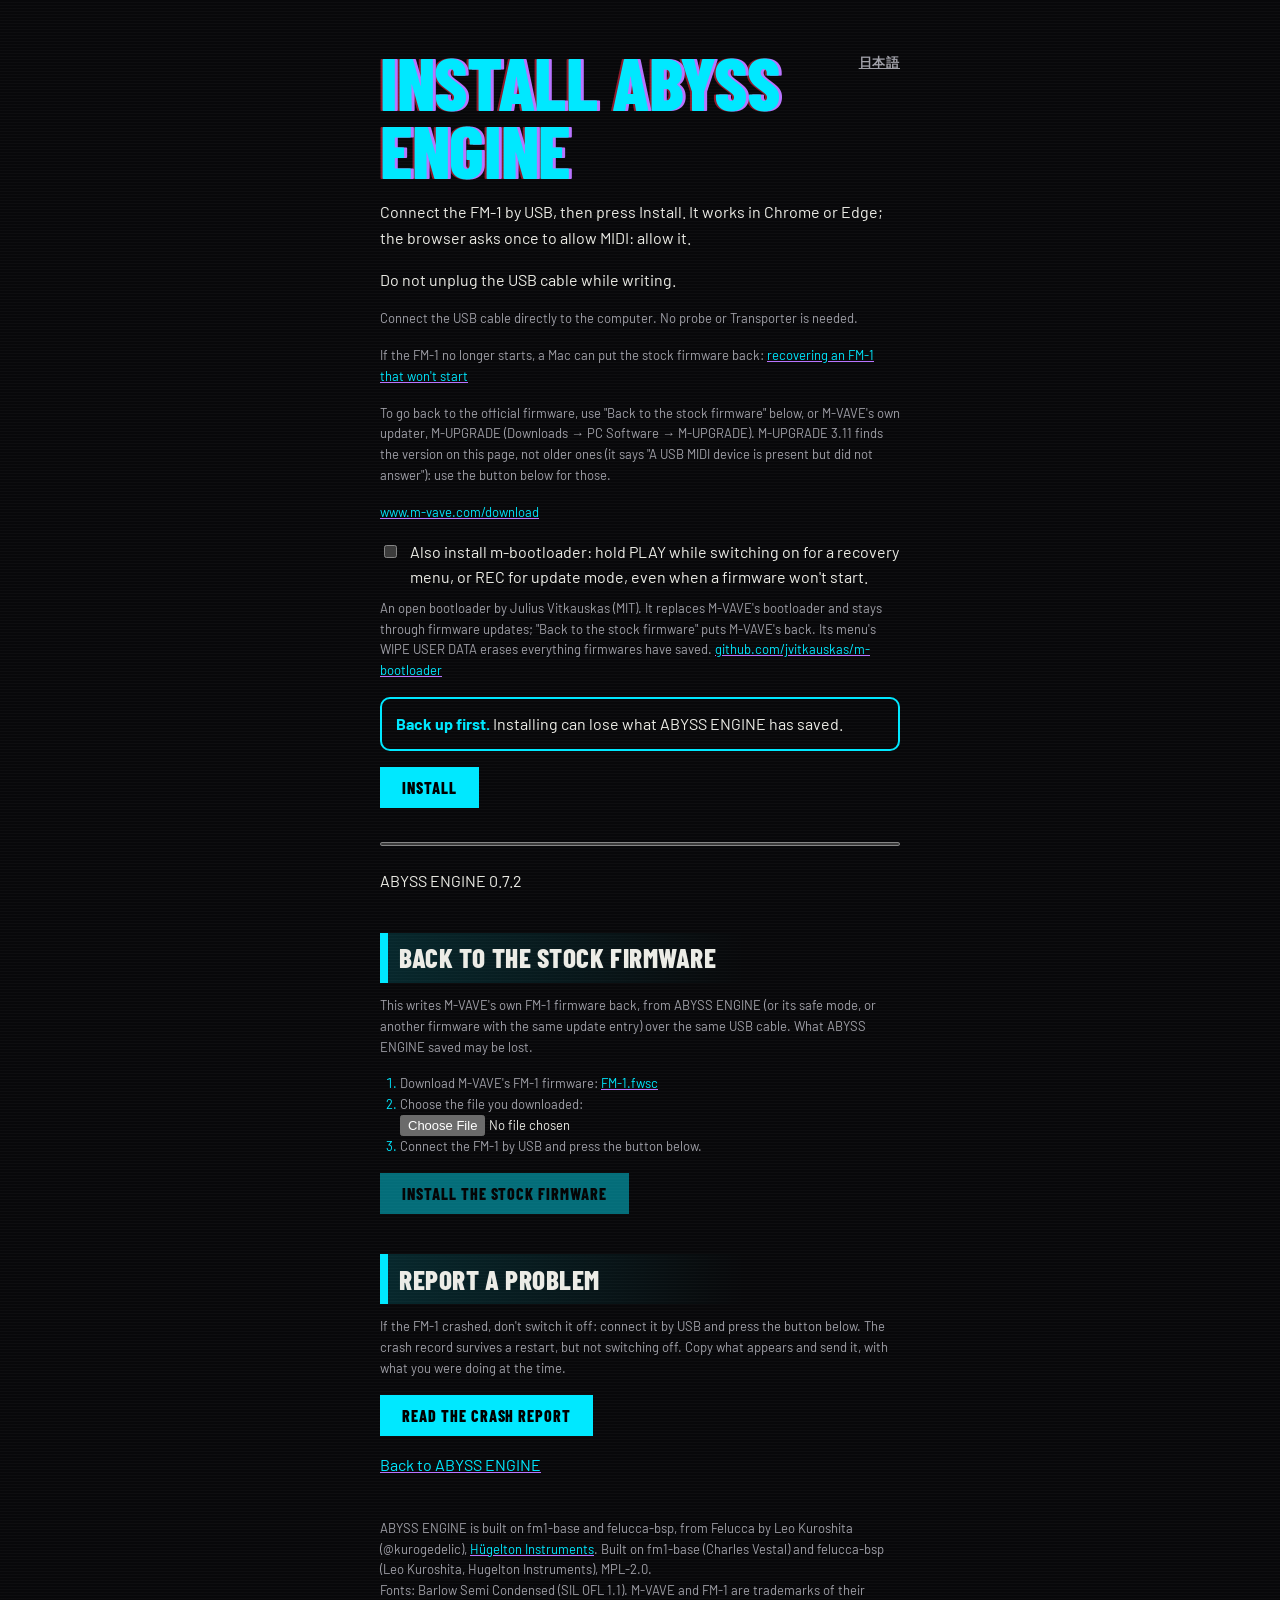
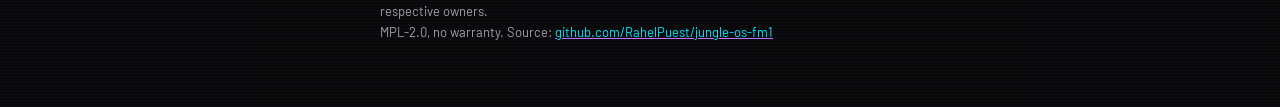
<file: release/site/abyss-engine/install/index.html>
<!doctype html>
<!-- SPDX-License-Identifier: MPL-2.0
     Copyright (C) 2026 Charles Vestal
     Copyright (C) 2026 Leo Kuroshita (@kurogedelic), Hügelton Instruments
     A firmware's installer page: Felucca's (by way of X0X and FoMni-1), English first. tools/make_site.py fills in
     the firmware's name, source and credits ({{...}}) and inlines fm1pkg.js, fm1ota.js and the package's metadata. -->
<html data-fw="ab" lang="en">
<head>
<meta charset="utf-8">
<meta name="viewport" content="width=device-width, initial-scale=1">
<title>Install · ABYSS ENGINE</title>
<style>
  /* light: the coral and the dim brown darkened just enough for 4.5:1 on the cream (and white on the coral) */
  :root { --bg: #faf4e8; --fg: #48392f; --dim: #6e5c4b; --accent: #b84a1e; --on-accent: #fff; --bad: #a3271b; --focus: #1f6fd1; }
  @media (prefers-color-scheme: dark) {
    :root:not([data-theme="light"]) { --bg: #1c1814; --fg: #f2e8d8; --dim: #b3a28e; --accent: #f28a5a; --on-accent: #2a140a; --bad: #ff8a73; --focus: #79adff; }
  }
  :root[data-theme="dark"] { --bg: #1c1814; --fg: #f2e8d8; --dim: #b3a28e; --accent: #f28a5a; --on-accent: #2a140a; --bad: #ff8a73; --focus: #79adff; }
  body { margin: 0; background: var(--bg); color: var(--fg);
         font: 16px/1.6 -apple-system, BlinkMacSystemFont, "Helvetica Neue", Arial, sans-serif; }
  main { max-width: 520px; margin: 0 auto; padding: 48px 16px 0; }
  footer { max-width: 520px; margin: 0 auto; padding: 24px 16px 48px; }
  h1 { font-size: 24px; font-weight: 600; margin: 0 0 24px; }
  .lang { float: right; font-size: 13px; color: var(--dim); cursor: pointer; text-decoration: underline; background: none; padding: 4px 0; }
  p { margin: 0 0 16px; }
  button { font: inherit; background: var(--accent); color: var(--on-accent); border: 0; border-radius: 999px; padding: 8px 22px; cursor: pointer; }
  button:disabled { opacity: .45; cursor: default; }
  :focus-visible { outline: 3px solid var(--focus); outline-offset: 2px; }
  a { color: inherit; }
  #alert { color: var(--bad); font-weight: 600; margin: 0; }
  #alert:empty { display: none; }
  .sr { position: absolute; width: 1px; height: 1px; overflow: hidden; clip: rect(0 0 0 0); white-space: nowrap; }
  #status { margin-top: 16px; min-height: 1.6em; }
  .small { color: var(--dim); font-size: 13px; }
  progress { width: 100%; height: 8px; margin-top: 16px; accent-color: var(--accent); }
  pre { color: var(--dim); font-size: 12px; white-space: pre-wrap; margin-top: 16px; }
  /* the log: its own scrolling box (an install is a few thousand lines), hidden until it has some */
  #log { max-height: 15em; overflow-y: auto; overscroll-behavior: contain; padding: 8px 10px; border-radius: 6px;
         border: 1px solid color-mix(in srgb, var(--dim) 35%, transparent); }
  #log:empty { display: none; }
  #portlist { list-style: none; padding: 0; }
  #portlist li { display: flex; gap: 10px; align-items: center; margin: 0 0 6px; }
  h2 { font-size: 18px; font-weight: 600; margin: 40px 0 12px; }
  ol { margin: 0 0 16px; padding-left: 20px; }
  textarea { width: 100%; box-sizing: border-box; font: 12px/1.4 ui-monospace, Menlo, monospace; color: var(--fg);
             background: transparent; border: 1px solid var(--dim); border-radius: 6px; padding: 8px; }
  input[type=file] { font: inherit; font-size: 13px; color: var(--fg); max-width: 100%; }
  .opt { display: flex; gap: 10px; align-items: flex-start; margin: 0 0 8px; }
  .opt input { margin-top: 6px; accent-color: var(--accent); }
  .backup { border: 2px solid var(--accent); border-radius: 10px; padding: 12px 14px; margin: 0 0 16px; }
  .backup strong { color: var(--accent); }
  dialog { max-width: 440px; border: 0; border-radius: 12px; padding: 24px; background: var(--bg); color: var(--fg);
           box-shadow: 0 8px 40px rgba(0, 0, 0, .35); }
  dialog::backdrop { background: rgba(0, 0, 0, .45); }
  dialog h2 { margin: 0 0 12px; }
  dialog .row { display: flex; gap: 12px; justify-content: flex-end; margin: 24px 0 0; }
  button.plain { background: none; color: var(--fg); border: 1px solid var(--dim); }
  @media (prefers-reduced-motion: reduce) { * { transition: none !important; animation: none !important; } }
</style>
<link rel="stylesheet" href="../../dnb.css">
</head>
<body>
<main>
  <button type="button" class="lang" id="lang" lang="ja">日本語</button>
  <h1>Install ABYSS ENGINE</h1>
  <p data-t="intro">Connect the FM-1 by USB, then press Install. It works in Chrome or Edge; the browser asks once to allow MIDI: allow it.</p>
  <p data-t="warn">Do not unplug the USB cable while writing.</p>
  <p class="small" data-t="direct"></p>
  <p class="small"><span data-t="brick"></span>
    <a href="https://github.com/hugelton/felucca-bsp/tree/main/tools" data-t="bricklink">recovering an FM-1 that won't start</a></p>
  <p class="small" data-t="back"></p>
  <p class="small"><a href="https://www.m-vave.com/download" target="_blank" rel="noopener">www.m-vave.com/download<span class="sr" data-t="newtab"> (opens in a new tab)</span></a></p>
  <div id="mbootopt" hidden>
    <p class="opt"><input type="checkbox" id="mboot"><label for="mboot" data-t="mboot"></label></p>
    <p class="small"><span data-t="mbootwhy"></span>
      <a href="https://github.com/jvitkauskas/m-bootloader" target="_blank" rel="noopener">github.com/jvitkauskas/m-bootloader<span class="sr" data-t="newtab"> (opens in a new tab)</span></a></p>
  </div>
  <p class="backup"><strong data-t="bakh">Back up first.</strong> <span data-t="confirmbak"></span>
    <a class="baklink" href="../backup/" target="_blank" rel="noopener"><span data-t="backuplink"></span><span class="sr" data-t="newtab"> (opens in a new tab)</span></a></p>
  <p><button type="button" id="go" disabled data-t="install">Install</button></p>
  <label class="sr" for="bar" data-t="progress">Progress</label>
  <progress id="bar" max="100" value="0"></progress>
  <p id="status" role="status"></p>
  <p id="alert" role="alert"></p>
  <pre id="log"></pre>
  <div id="portpick" hidden>
    <h2 data-t="pickh">Is the FM-1 under another name?</h2>
    <p class="small" data-t="pickwhy"></p>
    <ul id="portlist" class="small"></ul>
    <p id="pickstatus" role="status"></p>
  </div>
  <h2 data-t="stockh">Back to the stock firmware</h2>
  <p class="small" data-t="stockwhy"></p>
  <ol class="small">
    <li><span data-t="stock1"></span> <a id="stocklink" href="https://yms-file-store.oss-cn-hongkong.aliyuncs.com/software/firmware/FM-1.fwsc">FM-1.fwsc</a></li>
    <li><label for="stockfile" data-t="stock2">Choose the file you downloaded:</label><br><input type="file" id="stockfile" accept=".fwsc"></li>
    <li data-t="stock3"></li>
  </ol>
  <p><button type="button" id="stockgo" disabled data-t="stockinstall">Install the stock firmware</button></p>
  <h2 data-t="reporth">Report a problem</h2>
  <p class="small" data-t="reportwhy"></p>
  <p><button type="button" id="reportgo" data-t="reportread">Read the crash report</button>
    <button type="button" id="reportcopy" hidden data-t="reportcopy">Copy</button></p>
  <p id="reportstatus" role="status"></p>
  <label class="sr" for="report" data-t="reportlabel">Crash report</label>
  <textarea id="report" readonly hidden rows="14"></textarea>
  <p><a href="../" data-t="manual">Back to ABYSS ENGINE</a></p>
</main>
<dialog id="appask" aria-labelledby="appaskh">
  <form method="dialog">
    <h2 id="appaskh"></h2>
    <div id="appaskt"></div>
    <div class="row" id="appaskrow"></div>
  </form>
</dialog>
<dialog id="confirm" aria-labelledby="confirmh">
  <form method="dialog">
    <h2 id="confirmh" data-t="confirmh"></h2>
    <p class="backup"><strong data-t="bakh">Back up first.</strong> <span data-t="confirmbak"></span>
      <a class="baklink" href="../backup/" target="_blank" rel="noopener"><span data-t="backuplink"></span><span class="sr" data-t="newtab"> (opens in a new tab)</span></a></p>
    <p class="opt"><input type="checkbox" id="bakok"><label for="bakok" data-t="bakok"></label></p>
    <p data-t="confirm1"></p>
    <p id="confirmboot" data-t="confirmboot"></p>
    <div class="row"><button type="submit" class="plain" value="cancel" data-t="confirmcancel"></button>
      <button type="submit" id="confirmgo" value="go" disabled data-t="confirmgo"></button></div>
  </form>
</dialog>
<footer>
  <p class="small">ABYSS ENGINE is built on fm1-base and felucca-bsp, from Felucca by Leo Kuroshita (@kurogedelic), <a href="https://hugelton.com" target="_blank" rel="noopener">Hügelton Instruments<span class="sr" data-t="newtab"> (opens in a new tab)</span></a>. Built on fm1-base (Charles Vestal) and felucca-bsp (Leo Kuroshita, Hugelton Instruments), MPL-2.0.<br>
    Fonts: Barlow Semi Condensed (SIL OFL 1.1). M-VAVE and FM-1 are trademarks of their respective owners.<br>
    <span data-t="license"></span> <a href="https://github.com/RahelPuest/jungle-os-fm1" target="_blank" rel="noopener">github.com/RahelPuest/jungle-os-fm1<span class="sr" data-t="newtab"> (opens in a new tab)</span></a></p>
</footer>
<script type="module">
// SPDX-License-Identifier: MPL-2.0
// Copyright (C) 2026 Charles Vestal
// Copyright (C) 2026 Chris Farrell (the FM-1's usual port names, and other ports asked only once allowed: from
//   fm-static, github.com/seajaysec/fm-static, by his permission under MPL-2.0: seajaysec/fm-static#1)
//
// Finding FM-1s on Web MIDI, one copy for every page: fm1-base's installer (through fm1ota.js) and backup page, and
// the FM-1 Screen Reader's page (fm1-reader web/reader.js). fm1-reader keeps a copy of this file, made and checked by
// its tools/sync_announce.sh: change it here.
//
// A port is asked who it is in one of two ways:
//  - The screen reader's HELLO (fm1-reader PROTOCOL.md): F0 7D 53 52 01 01 F7. 7D is the ID for non-commercial use,
//    which other gear ignores, so a HELLO goes to every port, ASK_TRIES times while the port stays plugged in. Every
//    firmware on fm1-base answers it (device/announce.c) with its name and the link to its words file, whatever its
//    port is called. M-VAVE's firmware and the update loader don't.
//  - The update protocol's identity query (fm1ota.js handshake): M-VAVE's own SysEx, which the stock firmware and the
//    loader answer too. It goes only to an askable port: one with a usual name (PORT_NAMES), one the user picked, or
//    one that answered a HELLO.
// A HELLO answer is told from the HELLO itself by the name in it: a loopback (macOS's IAC bus, a DAW's MIDI through)
// sends the HELLO back as it went out, with no name.

// port names asked without being picked (any case, part of the name). "FM1": the Open firmware's "FM1 Community"
// The FM-1 firmwares of the family name their own port after themselves (an FM-1 running one shows as that name alone):
// "optimist", "sloop", "melodee", "loom-8" / "loom8", as tools/fm1ports.py asks them too.
const PORT_NAMES = ["fm-1", "fm1", "felucca", "ota", "composite", "sinco", "usb-midi", "optimist", "sloop", "melodee", "loom-8", "loom8"];
function usualName(name, names = PORT_NAMES) {
  const n = (name || "").toLowerCase();
  return names.some((p) => n.includes(p));
}

const livePorts = (map) => [...map.values()].filter((p) => p.state !== "disconnected");

// an input's output: the one with its name; else the only one with its name but for a number at the end (Windows
// numbers each port); else the only output there is. null: none
function outputFor(access, input) {
  const outs = livePorts(access.outputs);
  const bare = (s) => (s || "").replace(/\s+\d+$/, "");
  const same = outs.filter((o) => bare(o.name) === bare(input.name));
  return outs.find((o) => o.name === input.name) || (same.length === 1 ? same[0] : null) ||
    (outs.length === 1 ? outs[0] : null);
}

// every plugged-in input that has an output: [{ name, input, output }]
function pairs(access) {
  return livePorts(access.inputs).map((input) => ({ name: input.name || "", input, output: outputFor(access, input) }))
    .filter((p) => p.output);
}

// ---------------------------------------------------------------- the screen reader's HELLO (fm1-reader PROTOCOL.md)
const SR = [0x7D, 0x53, 0x52];
const SR_HELLO = 1, SR_BYE = 2, SR_WHERE = 3, SR_SAY = 16, SR_VER = 1;
const ASK_TRIES = 3;
const srFrame = (cmd, ...args) => [0xF0, ...SR, cmd, ...args, 0xF7];
const isSr = (d) => !!d && d[0] === 0xF0 && d[1] === SR[0] && d[2] === SR[1] && d[3] === SR[2];

// a HELLO answer -> { name, words } (words: the https link to its words file, or ""), or null when it is none: a
// HELLO sent back by a loopback has no name
function srHello(d) {
  if (!isSr(d) || d[4] !== SR_HELLO || d[d.length - 1] !== 0xF7) return null;
  const [name = "", words = ""] = String.fromCharCode(...Array.from(d.slice(6, d.length - 1)).filter((b) => b < 128))
    .split("\0");
  if (!name) return null;
  return { name, words: /^https:\/\/[^\s"']+\.json$/.test(words) ? words : "" };
}

// which outputs a HELLO goes to now: every output ASK_TRIES times after it appears, then only the ones that answered
// (a reader keeps those listening). Other gear on the computer gets three short SysEx it ignores, not one every two
// seconds. forget(id) when a port is unplugged or lost: it is asked again
class Asking {
  constructor(tries = ASK_TRIES) { this.tries = tries; this.n = new Map(); }
  due(output, answered = false) {
    const k = this.n.get(output.id) || 0;
    if (!answered && k >= this.tries) return false;
    this.n.set(output.id, k + 1);
    return true;
  }
  forget(id) { this.n.delete(id); }
  clear() { this.n.clear(); }
}

// one search: the port pairs that answer a HELLO -> [{ name, firmware, words, input, output }] (firmware: the name
// and version it gives, e.g. "X0X 1.1"). Asks up to `tries` times, `ms` apart, stopping when every port has answered;
// skip(name): ports not to ask. No BYE after it: a device stops by itself 5 s after the last HELLO, and a BYE would
// also stop a reader page that is listening to it
async function askAll(access, { ms = 500, tries = ASK_TRIES, skip = () => false } = {}) {
  const ps = pairs(access).filter((p) => !skip(p.name));
  const got = new Map();
  const ears = ps.map((p) => [p, (e) => {
    const h = srHello(e.data);
    if (h && !got.has(p.input)) got.set(p.input, { name: p.name, firmware: h.name, words: h.words, input: p.input, output: p.output });
  }]);
  for (const [p, f] of ears) {
    try { await p.input.open(); } catch (_) { /* taken: it answers nothing */ }
    p.input.addEventListener("midimessage", f);
  }
  try {
    for (let t = 0; t < tries && got.size < ps.length; t++) {
      const sent = new Set();
      for (const p of ps) {
        if (got.has(p.input) || sent.has(p.output)) continue;
        sent.add(p.output);
        try { p.output.send(srFrame(SR_HELLO, SR_VER)); } catch (_) { /* unplugged */ }
      }
      await new Promise((r) => setTimeout(r, ms));
    }
  } finally {
    for (const [p, f] of ears) p.input.removeEventListener("midimessage", f);
  }
  return [...got.values()];
}

// SPDX-License-Identifier: MPL-2.0
// Copyright (C) 2026 Charles Vestal
// Copyright (C) 2026 Leo Kuroshita (@kurogedelic), Hügelton Instruments
// Copyright (C) 2026 Chris Farrell (checkUfw: from fm-static, github.com/seajaysec/fm-static, MPL-2.0 by his permission, seajaysec/fm-static#1)
//
// FM-1 .fwsc packages in the browser: the package identity and the image the
// device reads during an update.

const BLOCKS = 20, BLK = 0x30, KEEP = 0x2F;

// the package identity ("FM-1_904"): one marker byte after each of the first 20 blocks
function productOf(fwsc) {
  if (fwsc.length < BLOCKS * BLK) throw new Error("not an FM-1 package (too short)");
  let s = "";
  for (let i = 0; i < BLOCKS; i++) {
    const m = fwsc[i * BLK + KEEP];
    if (m !== 0x7D) s += String.fromCharCode((m - i - 1) & 0xFF);
  }
  return s;
}

// the image the device addresses during an update: the .fwsc without the 20 marker bytes
function logicalImage(fwsc) {
  const out = new Uint8Array(fwsc.length - BLOCKS);
  for (let i = 0; i < BLOCKS; i++) out.set(fwsc.subarray(i * BLK, i * BLK + KEEP), i * KEEP);
  out.set(fwsc.subarray(BLOCKS * BLK), BLOCKS * KEEP);
  return out;
}

const T16 = new Uint16Array(256);
for (let i = 0; i < 256; i++) {
  let c = i << 8;
  for (let k = 0; k < 8; k++) c = c & 0x8000 ? (c << 1) ^ 0x1021 : c << 1;
  T16[i] = c & 0xFFFF;
}
const crc16 = (d) => { let c = 0; for (let i = 0; i < d.length; i++) c = ((c << 8) & 0xFFFF) ^ T16[((c >> 8) ^ d[i]) & 0xFF]; return c; };
const ufwDec = (b, n) => { for (let i = 0, k = 0xFFFF; i < n; i++) { b[i] ^= k & 0xFF; k = ((k << 1) ^ (k & 0x8000 ? 0x1021 : 0)) & 0xFFFF; } return b; };

// the part types whose CRC is crc16 of the part's bytes as stored (bsp/tools/fm1pkg.py ufw() writes types 0 flash.bin
// and 100 ota.bin so; M-VAVE's V15 stock file has 2 info.log, empty, and 255 tail.bin so too). M-VAVE's other parts
// (50 USR, 52 isd_config.ini, 161 blimit.bin, 251 script.ver) carry a CRC that is not crc16 of the stored bytes, nor of
// them deciphered, padded to the entry's size or 512, or seeded 0xFFFF (measured on V15); its scheme is unknown, and
// the FM-1's loader (bsp chip/ota.c ota_ufw) reads only types 0 and 100 from the list, so those parts are only
// required to lie inside the image
const CHECKED_TYPES = new Set([0, 2, 100, 255]);

// a damaged or wrong file, caught before anything is sent: the UFW header's CRC, its entry list's, and each part's
// (bsp/tools/fm1pkg.py ufw() writes them), for the part types in CHECKED_TYPES; every other part must lie inside
// the image. Throws an Error saying which; returns nothing when all match
function checkUfw(image) {
  const rd16 = (b, o) => b[o] | (b[o + 1] << 8);
  const rd32 = (b, o) => (b[o] | (b[o + 1] << 8) | (b[o + 2] << 16) | (b[o + 3] << 24)) >>> 0;
  if (image.length < 0x40) throw new Error("not an FM-1 package (too short)");
  const h = ufwDec(image.slice(0, 0x40), 0x40);
  if (crc16(h.subarray(2, 0x40)) !== rd16(h, 0)) throw new Error("not an FM-1 package (header checksum)");
  const n = rd16(h, 8), end = 0x40 + n * 0x50;
  if (!n || end > image.length || crc16(image.subarray(0x40, end)) !== rd16(h, 2)) throw new Error("the package's list of parts is damaged");
  for (let i = 0; i < n; i++) {
    const e = ufwDec(image.slice(0x40 + i * 0x50, 0x90 + i * 0x50), 0x50);
    const off = rd32(e, 8), len = rd32(e, 12);
    const type = rd16(e, 0);
    if (off + len > image.length) throw new Error(`the package is damaged (part ${type} outside the file)`);
    if (CHECKED_TYPES.has(type) && crc16(image.subarray(off, off + len)) !== rd16(e, 4))
      throw new Error(`the package is damaged (part ${type} checksum)`);
  }
}

// the UFW entries of a logical image, by type (0 flash.bin, 100 ota.bin): {off, len}. The header and the
// entry list are ciphered with key 0xFFFF (felucca-bsp chip/ota.c ota_jl_enc); the CRCs are not checked here
function ufwEntries(image) {
  const dec = (off, n) => ufwDec(image.slice(off, off + n), n);
  const rd16 = (b, o) => b[o] | (b[o + 1] << 8);
  const rd32 = (b, o) => (b[o] | (b[o + 1] << 8) | (b[o + 2] << 16) | (b[o + 3] << 24)) >>> 0;
  const out = {};
  const n = Math.min(rd16(dec(0, 0x40), 8), 11);
  for (let i = 0; i < n; i++) {
    const e = dec(0x40 + i * 0x50, 0x50);
    out[rd16(e, 0)] = { off: rd32(e, 8), len: rd32(e, 12) };
  }
  return out;
}

// M-VAVE's stock files (the .fwsc as downloaded) whose SHA-256 is pinned, by the product they carry (V15 and V16, as felucca-bsp's tools/fm1_rescue.py pins them). A file that says it is
// one of these must be that very file, byte for byte: the digest covers every file in it, the loader and the layout, so
// nothing else needs parsing. Other versions of M-VAVE's firmware are not pinned (checkUfw and the FM-1 itself check them)
const STOCK_FILES = {
  "FM-1_015": { size: 699956, sha256: "db1642b2b6fa5c2cccb11ffd13878068bb28601678d3644049f99dc40e7edb8a" },   // V15
  "FM-1_016": { size: 718196, sha256: "d017fb65e70aca97ee29d944470c3515a74581df5c0576bf70de917c7b2b61d5" },   // V16 (felucca-bsp tools/fm1_rescue.py's STOCK)
};

async function sha256hex(bytes) {
  const d = await crypto.subtle.digest("SHA-256", bytes);
  return [...new Uint8Array(d)].map((x) => x.toString(16).padStart(2, "0")).join("");
}

// a stock file by its checksum: true when its product is pinned and the size and SHA-256 are the pinned ones, false when
// the product has no pinned checksum; throws an Error (code "modified") when it is pinned and the file differs
function stockChecksum(product, size, sha256) {
  const pin = STOCK_FILES[product];
  if (!pin) return false;
  if (size !== pin.size || sha256 !== pin.sha256) {
    const e = new Error(`the file says it is ${product} but it is not M-VAVE's file (size or SHA-256 differs)`);
    e.code = "modified";
    throw e;
  }
  return true;
}

// SPDX-License-Identifier: MPL-2.0
// Copyright (C) 2026 Charles Vestal
// Copyright (C) 2026 Leo Kuroshita (@kurogedelic), Hügelton Instruments
// Copyright (C) 2026 Chris Farrell (finding the FM-1 under any port name, M-VAVE's Open firmware's identities, resume's
//   return check: from fm-static, github.com/seajaysec/fm-static, by his permission under MPL-2.0:
//   seajaysec/fm-static#1)
//
// The FM-1 USB-MIDI update protocol (M-UPGRADE compatible) over WebMIDI. Ports are found with fm1ports.js.
// Step 1: the running firmware reads parts of the package and stages the update
// loader. Step 2: the loader reads the whole image and writes it. In both steps
// the device sends cmd 0x30 read requests on the logical image and we answer.
// Step 2 is the fast install when the loader can (felucca-bsp loader/ldr_core.c, LDR_FAST_CHUNK): before the upgrade
// command we say cmd 0x31 [1, 4096]; a loader that answers it within 0.5 s reads a table of flash.bin's 4 KiB sectors
// (CRC16, CRC-32) at 0xD0000000 + flash.bin's offset, checks it against the package before anything is erased, and asks
// only for the sectors that differ, 4 KiB at a time (a cut-off install resumes: what was written is skipped); it says
// how far it compared with cmd 0x32 [sectors compared, all]. A loader that says nothing gets the classic protocol,
// unchanged; a package without a Felucca loader (M-VAVE's firmware: M-VAVE's loader) never hears the hello.


const HS_QUERY = [0xF0, 0x00, 0x32, 0x45, 0x00, 0x00, 0x00, 0x40, 0x7F, 0xF7];
// the handshake with the one-byte body 01 (00 59 11, length 1, 01, checksum FE): a firmware on felucca-bsp's chip/ota.c
// answers HS_QUERY with its name, '_' and three digits only ("FM-1_601": M-UPGRADE 3.11 refuses more) and this one with
// its whole identity ("FM-1_6010000"). M-VAVE's firmware, the update loaders and older builds don't answer it.
// (PERF-1's scheme: its installers and ours ask the same way)
const HS_FULL = [0xF0, 0x00, 0x32, 0x45, 0x08, 0x00, 0x00, 0x40, 0x00, 0x7E, 0x01, 0xF7];
const UPGRADE = [0xF0, 0x22, 0x24, 0x35, 0x7F, 0xF7];
const MAXDATA = 512;
const FAST_CMD = 0x31, CHECK_CMD = 0x32, FAST_CHUNK = 4096, TABLE = 0xD0000000, TABLE_END = 0xE0000000;
const LOADER_MARK = [..."FELUCCA-LOADER-1"].map((c) => c.charCodeAt(0));
const sleep = (ms) => new Promise((r) => setTimeout(r, ms));
const IS_OTA = (id) => /^ota-/i.test(id.model);

// an FM-1 paired over Bluetooth MIDI shows a port named "... Bluetooth" beside its USB one: it never answers an update
// (and a Mac lists the paired one first), so no port with that word is asked, picked, listed or tried
const IS_BLUETOOTH = (name) => /bluetooth/i.test(name || "");

// M-VAVE's FM1 Open firmware (V10, 2026-10): its updater takes only a package it has been told about
// first (cmd 49 reads its state, cmd 50 arms it with the image length and the package's SHA-256); then
// the update runs as usual. Only M-VAVE's own FM-1 firmware is installed over it: its loader rewrites the
// whole flash, boot head included, which returns the FM-1 to stock.
const OPEN_RE = /^FM1_(OFFICIAL_OPEN|COMMUNITY_\d+)$/;
// M-VAVE's own Open firmware reports "FM-1_80000" and two digits (V14: FM-1_8000014; M-VAVE's Workbench treats it as
// open too); its update loader names itself "ota-FM1C_" and a build id in hex, not digits
const MVAVE_OPEN_RE = /^FM-1_80000\d\d$/;
const OPEN_LOADER_RE = /^ota-FM1C_[0-9a-f]+$/;
// The ports asked (fm1ports.js): a usual name (PORT_NAMES), a port the page allows (allow), one that appears during an
// update (see watch), or one that answers the screen reader's HELLO (answering: every fm1-base firmware does)
// M-VAVE's FM-1 firmware, any version: "FM-1_0" and two digits ("FM-1_016"; fm1-base's dev builds are
// "FM-1_x00", its releases longer; m-bootloader's installer is FM-1_099). Whether a package is safe to write is the device's to check
// (felucca-bsp chip/ota.c: a well-made writer, a bootable boot area), not a list of known files
const IS_STOCK = (product) => /^FM-1_0\d\d$/.test(product) && product !== "FM-1_099";

// the update loader of M-VAVE's own firmware: the stock one ("ota-FM-1_0" and two digits) and the Open firmware's (OPEN_LOADER_RE).
// Their layout of the image may differ from the one this package was made for, so a device found waiting in one of them is
// written only a package of M-VAVE's own firmware (IS_STOCK: the return to the stock firmware), never another firmware's
const IS_MVAVE_LOADER = (id) => /^ota-FM-1_0\d\d$/i.test(id.text) || OPEN_LOADER_RE.test(id.text);

// errors carry a code the pages translate: notfound, model, stopped, noloader, lost, noreturn,
// mismatch (detail: the identity the device reports), badreq, foreign (detail: the loader's identity)
function fail(code, msg, detail = "") { const e = new Error(msg); e.code = code; e.detail = detail; return e; }

function pack7(data) {
  const out = []; let acc = 0, nb = 0;
  for (const b of data) {
    acc |= b << nb; nb += 8;
    while (nb >= 7) { out.push(acc & 0x7F); acc >>>= 7; nb -= 7; }
  }
  if (nb) out.push(acc & 0x7F);
  return out;
}

function unpack7(s) {
  const out = []; let acc = 0, nb = 0;
  for (const b of s) {
    acc |= (b & 0x7F) << nb; nb += 7;
    while (nb >= 8) { out.push(acc & 0xFF); acc >>>= 8; nb -= 8; }
  }
  return out;
}

function response(addr, data, fl = 0) {
  const len = data.length;
  const body = [0x00, 0x59, 0x30, (len + 8) & 0xFF, ((len + 8) >> 8) & 0xFF, 0, fl,
    addr & 0xFF, (addr >>> 8) & 0xFF, (addr >>> 16) & 0xFF, (addr >>> 24) & 0xFF,
    len & 0xFF, (len >> 8) & 0xFF, 0, ...data];
  let s = 0;
  for (let i = 6; i < body.length; i++) s += body[i];
  body.push(~s & 0xFF);
  return [0xF0, ...pack7(body), 0xF7];
}

function parseRequest(pkt) {
  if (pkt[0] !== 0xF0 || pkt[pkt.length - 1] !== 0xF7) return null;
  const u = unpack7(pkt.slice(1, -1));
  if (u.length !== 15 || u[0] !== 0 || u[1] !== 0x59 || u[2] !== 0x30) return null;
  let s = 0;
  for (let i = 6; i < 14; i++) s += u[i];
  if ((~s & 0xFF) !== u[14]) return null;
  return { fl: u[6], addr: (u[7] | (u[8] << 8) | (u[9] << 16) | (u[10] << 24)) >>> 0, len: u[11] | (u[12] << 8) | (u[13] << 16) };
}

function parseIdentity(pkt) {
  const d = unpack7(pkt.slice(1, -1));
  if (d.length !== 34 || d[0] !== 0 || d[1] !== 0x59 || d[2] !== 0x11) return null;
  const z = d.indexOf(0, 6);                     // the text up to its first zero (bytes after it may carry data)
  const txt = String.fromCharCode(...d.slice(6, z < 0 || z > 33 ? 33 : z));
  if (OPEN_RE.test(txt)) return { text: txt, model: "FM-1", version: 0, open: true };
  if (OPEN_LOADER_RE.test(txt)) return { text: txt, model: "ota-FM1C", version: 0, open: true };
  const m = /^([^_]+)_(\d+)$/.exec(txt);
  if (!m) return null;
  return { text: txt, model: m[1], version: parseInt(m[2], 10), ...(MVAVE_OPEN_RE.test(txt) ? { open: true } : {}) };
}

// the resource region (device/res.c; fm1.toml resources): NAME-res.bin, written after an update as a restore is
// (web/backup): RES_REQ with the payload's length and CRC-32, then the FM-1's reads (the payload's offsets) until it
// reads RES_OK, or RES_FAIL | its code. After Melodee's web/fm1res.js and its installer step (Kerem Kilic, Ellic
// Studio; used in fm1-base under MPL-2.0 with permission)
const RES_REQ = 0x44, RES_MAGIC = 0x31534552, RES_HEAD = 32, RES_OK = 0xC0000000, RES_FAIL = 0xCF000000;
const CRC32_T = (() => {
  const t = new Uint32Array(256);
  for (let n = 0; n < 256; n++) { let c = n; for (let k = 0; k < 8; k++) c = c & 1 ? 0xEDB88320 ^ (c >>> 1) : c >>> 1; t[n] = c >>> 0; }
  return t;
})();
function crc32(d) {                                // zlib's
  let c = 0xFFFFFFFF;
  for (let i = 0; i < d.length; i++) c = CRC32_T[(c ^ d[i]) & 0xFF] ^ (c >>> 8);
  return (c ^ 0xFFFFFFFF) >>> 0;
}
const rd32 = (b, o) => (b[o] | b[o + 1] << 8 | b[o + 2] << 16 | b[o + 3] << 24) >>> 0;
const le32 = (v) => [v & 0xFF, (v >>> 8) & 0xFF, (v >>> 16) & 0xFF, (v >>> 24) & 0xFF];
// a NAME-res.bin, its header checked (magic, the header's CRC, the payload's length and CRC) -> {payload, crc};
// throws (code "resbad") on anything else (tools/fm1_resources.py payload_of)
function resPayload(region) {
  const bad = () => fail("resbad", "not a resource file, or a damaged one");
  if (region.length < RES_HEAD || rd32(region, 0) !== RES_MAGIC || rd32(region, 28) !== crc32(region.subarray(0, 28))) throw bad();
  const len = rd32(region, 4), crc = rd32(region, 8), payload = region.subarray(RES_HEAD, RES_HEAD + len);
  if (payload.length !== len || crc32(payload) !== crc) throw bad();
  return { payload, crc };
}

// one MIDI in/out pair with a SysEx queue
class Link {
  constructor(input, output) {
    this.input = input; this.output = output; this.q = []; this.waiter = null;
    input.onmidimessage = (ev) => {
      if (ev.data[0] !== 0xF0) return;
      this.q.push(Array.from(ev.data));
      if (this.waiter) { const w = this.waiter; this.waiter = null; w(); }
    };
  }
  get lost() { return this.input.state === "disconnected" || this.output.state === "disconnected"; }
  // false when the port is gone (unplugged): WebMIDI throws on a disconnected output
  send(bytes) {
    try { this.output.send(bytes); return true; } catch (_) { return false; }
  }
  drain() { this.q.length = 0; }
  async read(ms) {
    if (!this.q.length) {
      let tm;
      await Promise.race([new Promise((r) => { this.waiter = r; }), new Promise((r) => { tm = setTimeout(r, ms); })]);
      clearTimeout(tm);
      this.waiter = null;
    }
    return this.q.shift() || null;
  }
  close() { this.input.onmidimessage = null; }
}

// send a handshake -> the identity answered, null (no answer in ms), false (the send failed)
async function ask(link, query, ms) {
  if (!link.send(query)) return false;
  const end = Date.now() + ms;
  while (Date.now() < end) {
    const p = await link.read(end - Date.now());
    if (!p) break;
    const id = parseIdentity(p);
    if (id) return id;
  }
  return null;
}

// the identity: HS_QUERY, then HS_FULL when the answer is NAME_ and three digits (a firmware on chip/ota.c tells its
// whole identity so); the plain answer when nothing answers HS_FULL (M-VAVE's, an older build)
async function handshake(link, tries = 3) {
  link.drain();
  for (let t = 0; t < tries; t++) {
    const id = await ask(link, HS_QUERY, 1000);
    if (id === false) return null;
    if (id === null) continue;
    if (IS_OTA(id) || !/^[^_]+_\d{3}$/.test(id.text)) return id;
    const full = await ask(link, HS_FULL, 600);
    return full && full.model === id.model && full.text.startsWith(id.text) ? full : id;
  }
  return null;
}

function frame(cmd, payload = []) {
  let s = 0;
  for (const b of payload) s += b;
  return [0xF0, ...pack7([0x00, 0x59, cmd, payload.length & 0xFF, payload.length >> 8, 0, ...payload, ~s & 0xFF]), 0xF7];
}

const FAST_HELLO = frame(FAST_CMD, [1, FAST_CHUNK & 0xFF, FAST_CHUNK >> 8]);

// any frame in the update protocol's framing, its checksum checked -> {cmd, body}, or null
function parseFrame(pkt) {
  if (pkt[0] !== 0xF0 || pkt[pkt.length - 1] !== 0xF7) return null;
  const u = unpack7(pkt.slice(1, -1));
  if (u.length < 7 || u[0] !== 0 || u[1] !== 0x59) return null;
  const n = u[3] | (u[4] << 8) | (u[5] << 16);
  if (u.length !== 7 + n) return null;
  let s = 0;
  for (let i = 6; i < 6 + n; i++) s += u[i];
  return (~s & 0xFF) === u[6 + n] ? { cmd: u[2], body: u.slice(6, 6 + n) } : null;
}

// the UFW's CRC16 (XMODEM: poly 0x1021, init 0), as felucca-bsp chip/ota.c ota_crc16
const UFW_CRC16_T = (() => {
  const t = new Uint16Array(256);
  for (let n = 0; n < 256; n++) { let c = n << 8; for (let k = 0; k < 8; k++) c = c & 0x8000 ? (c << 1) ^ 0x1021 : c << 1; t[n] = c & 0xFFFF; }
  return t;
})();
function ufwCrc16(d, c = 0) {   // (not crc16: fm1pkg.js has one, and the installer page inlines both)
  for (let i = 0; i < d.length; i++) c = (UFW_CRC16_T[((c >> 8) ^ d[i]) & 0xFF] ^ (c << 8)) & 0xFFFF;
  return c;
}

// the fast install's table: n entries, one per 4 KiB sector of the image from off: [CRC16, CRC-32] little-endian
function sectorTable(image, off, n) {
  const t = [];
  for (let k = 0; k < n; k++) {
    const sec = image.subarray(off + k * FAST_CHUNK, off + (k + 1) * FAST_CHUNK), c = ufwCrc16(sec);
    t.push(c & 0xFF, c >> 8, ...le32(crc32(sec)));
  }
  return t;
}

// the package brings a Felucca update loader (its marker): only that loader hears the fast install's hello
function hasLoader(image) {
  outer: for (let i = image.indexOf(LOADER_MARK[0]); i >= 0 && i + LOADER_MARK.length <= image.length;
    i = image.indexOf(LOADER_MARK[0], i + 1)) {
    for (let k = 1; k < LOADER_MARK.length; k++) if (image[i + k] !== LOADER_MARK[k]) continue outer;
    return true;
  }
  return false;
}

// the fast install's word: true when the loader answers it within 0.5 s (it holds for the next session); an older
// loader, or one still in a fast session it kept (it asks 4 KiB all the same: serve takes them), says nothing
async function fastHello(link) {
  link.drain();
  if (!link.send(FAST_HELLO)) return false;
  const end = Date.now() + 500;
  while (Date.now() < end) {
    const p = await link.read(end - Date.now());
    if (!p) break;
    const f = parseFrame(p);
    if (f && f.cmd === FAST_CMD && f.body.length === 3 && f.body[0] === 1 && (f.body[1] | (f.body[2] << 8)) >= FAST_CHUNK) return true;
  }
  return false;
}

// send a command -> the payload of its reply, or null
async function query(link, cmd, payload = []) {
  link.drain();
  if (!link.send(frame(cmd, payload))) return null;
  const end = Date.now() + 1500;
  while (Date.now() < end) {
    const p = await link.read(end - Date.now());
    if (!p) break;
    if (p[0] !== 0xF0 || p[p.length - 1] !== 0xF7) continue;
    const u = unpack7(p.slice(1, -1));
    if (u.length < 7 || u[0] !== 0 || u[1] !== 0x59 || u[2] !== cmd) continue;
    let s = 0;
    for (let i = 6; i < u.length; i++) s += u[i];
    if ((s & 0xFF) === 0xFF) return u.slice(6, 6 + (u[3] | (u[4] << 8)));
  }
  return null;
}

class Updater {
  constructor(access, log) {
    this.access = access;
    this.log = log || (() => {});
    this.names = PORT_NAMES.slice();        // the usual names (setNames adds the user's own)
    this.allowed = new Set();               // ports the user picked although their names are none of the usual ones
    this.baseline = null;                   // the ports when an update started (watch)
    this.answered = new Set();              // ports found by answering() (a page may remember them, as the user's picks)
    this.classic = false;                   // never the fast install (write)
    this.pause = 10;                        // ms before each answer of the classic protocol (tests: 0)
  }

  setNames(list) { this.names = [...PORT_NAMES, ...list.map((x) => String(x).trim().toLowerCase()).filter(Boolean)]; }
  allow(name) { this.allowed.add(name); }
  usual(name) { return usualName(name, this.names); }

  // the port names now: an FM-1 restarting into its update loader and back can come back under another name (the loader
  // has another USB id, and macOS names a port from its own cache, by USB id and socket). Until unwatch(), a port that
  // was not there now is asked too
  watch() { this.baseline = new Set(livePorts(this.access.inputs).map((i) => i.name || "")); }
  unwatch() { this.baseline = null; }

  // the port names that have an input and an output, whatever they are called (for a list to pick from)
  ports() { return [...new Set(pairs(this.access).map((p) => p.name))].filter((n) => !IS_BLUETOOTH(n)); }

  // never probe other gear: a usual name, a port the user allowed or that answered a HELLO, or one that appeared during
  // an update; never a Bluetooth MIDI port
  askable(name) { return !IS_BLUETOOTH(name) && (this.usual(name) || this.allowed.has(name) || (!!this.baseline && !this.baseline.has(name || ""))); }

  // FM-1s on ports of any name: the ones that answer the screen reader's HELLO (fm1ports.js askAll; every fm1-base
  // firmware does), allowed from then on -> their port names (also kept in this.answered)
  async answering() {
    const got = await askAll(this.access, { skip: (n) => this.askable(n) || IS_BLUETOOTH(n) });
    for (const g of got) { this.allow(g.name); this.answered.add(g.name); }
    return got.map((g) => g.name);
  }

  // find(), and when nothing answers on the ports asked, again after asking the others for a HELLO
  async findAny(filter) {
    return (await this.find(filter)) || ((await this.answering()).length ? await this.find(filter) : null);
  }

  // ask one port who it is (allowing it): -> its identity, or null
  async probe(name) {
    this.allow(name);
    const dev = await this.find(null, name);
    if (!dev) return null;
    dev.link.close();
    return dev.id;
  }

  // every in/out pair with the same port name that answers the handshake (only: the port called only)
  async find(filter, only) {
    for (const input of livePorts(this.access.inputs)) {
      if (IS_BLUETOOTH(input.name) || (only != null ? input.name !== only : !this.askable(input.name))) continue;
      const output = outputFor(this.access, input);
      if (!output) continue;
      try { await input.open(); await output.open(); } catch (_) { continue; }
      const link = new Link(input, output);
      const id = await handshake(link, 2);
      if (id && (!filter || filter(id))) return { link, id, name: input.name };
      link.close();
    }
    return null;
  }

  async waitFor(filter, ms) {
    const end = Date.now() + ms;
    while (Date.now() < end) {
      const dev = await this.find(filter);
      if (dev) return dev;
      await sleep(1000);
    }
    return null;
  }

  // serve read requests until the device asks for one of the finish addresses; stops early
  // when the port disappears (lost: true) instead of waiting out idleMs. The update loader (opt.loader) may also ask
  // 4 KiB reads and the sector table (the fast install: one it said yes to, opt.fast, or a fast session it kept) and
  // say how far it compared (cmd 0x32 -> opt.onCheck(k, n)); onProgress(served, bytes, addr, len)
  async serve(link, image, finishAddr, idleMs, onProgress, opt = {}) {
    let served = 0, bytes = 0, last = Date.now();
    for (;;) {
      const pkt = await link.read(1000);
      if (!pkt) {
        if (link.lost) return { served, finished: false, lost: true };
        if (Date.now() - last > idleMs) return { served, finished: false };
        continue;
      }
      const r = parseRequest(pkt);
      if (!r) {
        const f = opt.loader && opt.onCheck ? parseFrame(pkt) : null;
        if (f && f.cmd === CHECK_CMD && f.body.length === 4) {
          last = Date.now();
          opt.onCheck(f.body[0] | (f.body[1] << 8), f.body[2] | (f.body[3] << 8));
        }
        continue;
      }
      last = Date.now();
      if (r.addr === 0xE0000000 || r.addr === 0xF0000000) {
        link.send(response(r.addr, [...new TextEncoder().encode("success"), 0]));
        if (r.addr === finishAddr) return { served, finished: true };
        continue;
      }
      let data;
      if (opt.loader && r.addr >= TABLE && r.addr < TABLE_END) {
        const off = r.addr - TABLE, n = Math.floor(r.len / 6);
        if (!r.len || r.len % 6 || r.len > FAST_CHUNK || off + n * FAST_CHUNK > image.length) throw fail("badreq", `bad table request ${off.toString(16)}+${r.len}`);
        data = sectorTable(image, off, n);
      } else {
        if (r.len > (opt.loader ? FAST_CHUNK : MAXDATA) || r.addr + r.len > image.length) throw fail("badreq", `bad request ${r.addr.toString(16)}+${r.len}`);
        data = Array.from(image.subarray(r.addr, r.addr + r.len));
      }
      if (!opt.fast && this.pause) await sleep(this.pause);
      if (!link.send(response(r.addr, data, r.fl))) {
        return { served, finished: false, lost: true };
      }
      served++;
      bytes += r.len;
      if (onProgress) onProgress(served, bytes, r.addr, r.len);
    }
  }

  // full install: running firmware -> loader -> new firmware
  async install(image, product, onStep, sha256) {
    const step = onStep || (() => {});
    const dev = await this.findAny((id) => !IS_OTA(id));
    if (!dev) throw fail("notfound", "FM-1 not found (USB cable, and no other app using it?)");
    const [model] = product.split("_");
    if (dev.id.model !== model) { dev.link.close(); throw fail("model", `the device is ${dev.id.text}, the package is for ${product}`); }
    if (dev.id.open) await this.arm(dev, image, product, sha256);
    try { return await this.stages(dev, image, product, step); } finally { this.unwatch(); }
  }

  async stages(dev, image, product, step) {
    this.watch();
    step("start", dev.id.text);
    dev.link.send(UPGRADE);
    await sleep(2000);
    const s1 = await this.serve(dev.link, image, 0xE0000000, 8000, (n, b) => step("verify", n, b));
    dev.link.close();
    if (!s1.finished) throw fail(s1.lost ? "lost" : "stopped", `the device ${s1.lost ? "was disconnected" : "stopped"} after ${s1.served} requests: nothing was written`);
    step("loader");
    await sleep(3000);
    const ota = await this.waitFor(IS_OTA, 30000);
    if (!ota) throw fail("noloader", "the update loader did not appear. Replug the USB cable and press Install again: the device stays in update mode until it is finished.");
    const s2 = await this.write(ota, image, step);
    if (!s2.finished) throw fail(s2.lost ? "lost" : "stopped", `the loader ${s2.lost ? "was disconnected" : "stopped"} after ${s2.served} requests. Replug and press Install again to resume.`);
    step("reboot");
    await sleep(3000);
    const back = await this.waitFor((id) => !IS_OTA(id), 40000);
    if (!back) throw fail("noreturn", "the device did not come back: power-cycle it");
    back.link.close();
    if (back.id.text !== product) throw fail("mismatch", `installed, but the device reports ${back.id.text}`, back.id.text);
    step("done", back.id.text);
    return back.id.text;
  }

  // m-bootloader (github.com/jvitkauskas/m-bootloader, MIT) after an install: the running firmware (product)
  // stages the package's installer (no flash.bin: any well-made writer, felucca-bsp chip/ota.c) and resets; the bootloader
  // runs it, it rewrites the boot area [0, 0x4000) only and restarts into the firmware. It never talks to us:
  // we wait for the firmware to come back. A firmware that does not know it refuses it, and nothing is written.
  async installBoot(image, product, onStep) {
    this.watch();
    try { return await this.bootStages(image, product, onStep || (() => {})); } finally { this.unwatch(); }
  }

  async bootStages(image, product, step) {
    const dev = await this.waitFor((id) => !IS_OTA(id) && id.text === product, 40000);
    if (!dev) throw fail("noreturn", "the device did not come back: power-cycle it");
    step("bootstart");
    dev.link.send(UPGRADE);
    await sleep(2000);
    const s = await this.serve(dev.link, image, 0xE0000000, 8000);
    dev.link.close();
    if (!s.finished) throw fail(s.lost ? "lost" : "bootrefused", `m-bootloader: the device stopped after ${s.served} requests: nothing was written`);
    step("bootwrite");
    await sleep(3000);
    const back = await this.waitFor((id) => !IS_OTA(id), 40000);
    if (!back) throw fail("noreturn", "the device did not come back: power-cycle it");
    back.link.close();
    step("bootdone", back.id.text);
    return back.id.text;
  }

  // M-VAVE's Open firmware: allow the update of M-VAVE's own firmware (sha256: the package file's, hex)
  async arm(dev, image, product, sha256) {
    if (!IS_STOCK(product) || !/^[0-9a-f]{64}$/.test(sha256 || "")) {
      dev.link.close();
      throw fail("open", `This FM-1 runs M-VAVE's ${dev.id.text} firmware. Put the stock firmware back first ("Back to the stock firmware"), then install this.`, dev.id.text);
    }
    const cap = await query(dev.link, 49);
    if (!cap || cap.length !== 47 || String.fromCharCode(...cap.slice(0, 4)) !== "FMC1" || cap[6] !== 0) {
      dev.link.close();
      throw fail("stopped", `${dev.id.text} did not accept the update: nothing was written`);
    }
    const n = image.length;
    const tag = sha256.match(/../g).map((h) => parseInt(h, 16));
    const ack = await query(dev.link, 50, [1, cap[5], n & 0xFF, (n >>> 8) & 0xFF, (n >>> 16) & 0xFF, (n >>> 24) & 0xFF, ...tag]);
    if (!ack || ack.length !== 1 || ack[0] !== 0) {
      dev.link.close();
      throw fail("stopped", `${dev.id.text} refused the package: nothing was written`);
    }
  }

  // the resource region after an install (resPayload's file): once the FM-1 runs product, RES_REQ, then its reads
  // answered -> 0 written (or there already), else the FM-1's code (device/res.c: 2 transfer, 7 erase, 8 write,
  // 10 playing, 20 another build's, 21 the store's move not done, 22 the check). Throws noreturn, lost, stopped, badreq
  async installRes(region, product, onProgress) {
    const { payload, crc } = resPayload(region);
    const dev = await this.waitFor((id) => !IS_OTA(id) && id.text === product, 40000);
    if (!dev) throw fail("noreturn", "the device did not come back: power-cycle it");
    const { link } = dev;
    try {
      link.drain();
      link.send(frame(RES_REQ, [...le32(payload.length), ...le32(crc)]));
      let last = Date.now(), idle = 10000;                /* (the first read after the region's erase) */
      for (;;) {
        const pkt = await link.read(500);
        if (!pkt) {
          if (link.lost) throw fail("lost", "the device was disconnected");
          if (Date.now() - last > idle) throw fail("stopped", "the device stopped asking for the resources");
          continue;
        }
        const r = parseRequest(pkt);
        if (!r) continue;
        last = Date.now(); idle = 10000;
        const top = (r.addr & 0xFF000000) >>> 0;
        if (top === RES_OK || top === RES_FAIL) {
          link.send(response(r.addr, [...new TextEncoder().encode("success"), 0], r.fl));
          return top === RES_OK ? 0 : (r.addr & 0xFFFF) || 99;
        }
        if (r.len > MAXDATA || r.addr + r.len > payload.length) throw fail("badreq", `bad request ${r.addr.toString(16)}+${r.len}`);
        if (!link.send(response(r.addr, Array.from(payload.subarray(r.addr, r.addr + r.len)), r.fl))) throw fail("lost", "the device was disconnected");
        if (onProgress) onProgress(((r.addr + r.len) * 100) / payload.length);
      }
    } finally { link.close(); }
  }

  // step 2 with the loader found by find()/waitFor(): the fast install when the loader answers its hello (not with
  // this.classic, nor for a package without a Felucca loader), else the classic one. step("write", served, bytes) as
  // before; in the fast install step("write", served, bytes, pct) with pct the share of the app area compared or
  // written (0..99, never back), and step("mode", "fast" | "classic") first
  async write(ota, image, step) {
    const fast = !this.classic && hasLoader(image) && await fastHello(ota.link);
    step("mode", fast ? "fast" : "classic");
    let pct = 0, off = null, n = 0;
    const show = (p, served, bytes) => { if (p > pct) { pct = p; step("write", served, bytes, pct); } };
    const onRead = (served, bytes, addr, len) => {
      if (addr >= TABLE && addr < TABLE_END) { off = addr - TABLE; n = Math.floor(len / 6); }
      else if (off !== null) { if (n && addr >= off) show(Math.min(99, Math.floor(((Math.floor((addr - off) / FAST_CHUNK) + 1) * 100) / n)), served, bytes); }
      else step("write", served, bytes);
    };
    const onCheck = (k, total) => { if (total) show(Math.min(99, Math.floor((k * 100) / total)), 0, 0); };
    ota.link.send(UPGRADE);
    await sleep(fast ? 50 : 2000);
    const s2 = await this.serve(ota.link, image, 0xF0000000, 180000, onRead, { loader: true, fast, onCheck });
    ota.link.close();
    return s2;
  }

  // resume: the device is already in update mode (loader) -> true when the write finished. With the product, a loader of
  // M-VAVE's own firmware is refused unless the product is M-VAVE's too (foreign), and the
  // FM-1 has to come back running it (as at the end of install)
  async resume(image, onStep, product) {
    const step = onStep || (() => {});
    const ota = await this.find(IS_OTA);
    if (!ota) return false;
    if (product && !IS_STOCK(product) && IS_MVAVE_LOADER(ota.id)) {
      ota.link.close();
      throw fail("foreign", `the FM-1 is in the update mode of M-VAVE's own firmware (${ota.id.text}) and this package is not for it: nothing was written`, ota.id.text);
    }
    this.watch();
    try {
      if (!(await this.write(ota, image, step)).finished) return false;
      if (product) {
        step("reboot");
        await sleep(3000);
        const back = await this.waitFor((id) => !IS_OTA(id), 40000);
        if (!back) throw fail("noreturn", "the device did not come back: power-cycle it");
        back.link.close();
        if (back.id.text !== product) throw fail("mismatch", `written, but the device reports ${back.id.text}`, back.id.text);
        step("done", back.id.text);
      }
      return true;
    } finally { this.unwatch(); }
  }
}

const $ = (id) => document.getElementById(id);
const TEXT = {
  ja: {
    intro: "FM-1 を USB で接続し、「インストール」を押してください。Chrome か Edge で使えます。ブラウザが MIDI の使用許可を一度求めるので、許可してください。",
    newtab: "（新しいタブで開きます）", progress: "進行状況", pct: " {n}%",
    warn: "書き込み中は USB を抜かないでください。",
    install: "インストール", other: "English",
    manual: "ABYSS ENGINE のページへ",
    direct: "USB ケーブルはパソコンに直接つないでください。Probe や Transporter などの機材は不要です。",
    brick: "万一 FM-1 が起動しなくなった場合は、Mac から標準ファームウェアに戻せます:",
    bricklink: "起動しない FM-1 の復旧（英語）",
    back: "公式ファームウェアに戻すには、このページ下の「純正ファームウェアに戻す」か、M-VAVE 公式のアップデーター M-UPGRADE（Downloads → PC Software → M-UPGRADE）を使います。M-UPGRADE 3.11 はこのページのバージョンを見つけますが、それより古いバージョンは見つけられません（「A USB MIDI device is present but did not answer」と表示されます）。その場合はこのページ下のボタンを使ってください。",
    stockh: "純正ファームウェアに戻す",
    stockwhy: "M-VAVE の FM-1 ファームウェアを、ABYSS ENGINE（またはそのセーフモード）から同じ USB ケーブルで書き込みます。ABYSS ENGINE で保存したものは消えることがあります。",
    stock1: "M-VAVE の FM-1 ファームウェアをダウンロード:",
    stock2: "ダウンロードしたファイルを選ぶ:",
    stock3: "FM-1 を USB で接続し、下のボタンを押す。",
    stockinstall: "純正ファームウェアを書き込む",
    stockok: "M-VAVE の FM-1 ファームウェアです。チェックサムが一致しました。ボタンを押してください。",
    stockbad: "これは M-VAVE の FM-1 ファームウェアのファイルではありません。上のリンクのファイルを選んでください。",
    stockdone: "完了。FM-1 は純正ファームウェアで起動しました。",
    nomidi: "このブラウザでは使えません。Chrome か Edge で開いてください。", loadfail: "読み込めませんでした: ",
    start: "開始します", verify: "確認中", loader: "書き込みモードに切り替え中", write: "書き込み中",
    reboot: "再起動中", done: "完了しました", stopped: "途中で止まりました。USB を挿し直してもう一度押してください。",
    error: "エラー: ",
    denied: "MIDI（SysEx）の使用が許可されませんでした。アドレスバーのサイト設定で MIDI を許可して、もう一度押してください。",
    notfound: "FM-1 が見つかりません。USB ケーブル（データ通信用か）を確かめ、MIDI を使う他のアプリやブラウザのタブ（別のファームウェアのインストーラーやエディター）を閉じてから、もう一度押してください。別のファームウェアからは、そのまま起動した状態で構いません（アップデートモードは不要です）。",
    model: "接続されている機器は FM-1 ではありません。",
    lost: "USB の接続が切れました。挿し直してもう一度押してください。",
    noloader: "書き込みモードの FM-1 が見つかりません。USB を挿し直してもう一度押してください（終わるまで書き込みモードのままです）。",
    noreturn: "FM-1 が戻ってきません。電源を入れ直してください。",
    mismatch: "書き込みは終わりましたが、FM-1 が別のバージョンを報告しています: ",
    badpkg: "インストールするファイルが壊れています。ページを再読み込みしてください。",
    foreign: "FM-1 は M-VAVE 純正ファームウェアのアップデートモードで待機しています。そのアップデータはイメージの配置が異なる可能性があるため、何も書き込んでいません。M-VAVE のアップデータでその更新を終えるか、先に「純正ファームウェアに戻す」を実行してください。FM-1 の応答: ",
    leave: "書き込み中です。ページを閉じないでください。",
    license: "MPL-2.0、無保証。ソース:",
    reporth: "不具合を報告する",
    reportwhy: "FM-1 がクラッシュしたら、電源を切らずに USB で接続し、下のボタンを押してください。クラッシュの記録は再起動では残りますが、電源を切ると消えます。表示された内容をコピーして、何をしていたかと一緒に送ってください。",
    reportread: "クラッシュの記録を読む", reportcopy: "コピー", reportlabel: "クラッシュの記録",
    reportwait: "読み込み中…", reportnone: "応答がありません。FM-1 が ABYSS ENGINE を実行しているか確かめてください。",
    reportok: "読み込みました。コピーして送ってください。", reportcopied: "コピーしました。",
    mboot: "m-bootloader も書き込む: 電源を入れるときに PLAY を押したままでリカバリーメニュー、REC でアップデートモード。ファームウェアが起動しないときにも使えます。",
    mbootwhy: "Julius Vitkauskas によるオープンなブートローダー（MIT）。M-VAVE のブートローダーと置き換わり、ファームウェアを更新しても残ります。「純正ファームウェアに戻す」で M-VAVE のものに戻ります。メニューの WIPE USER DATA は、ファームウェアが保存したものをすべて消去します。",
    confirmh: "インストールの前に",
    confirm1: "書き込み中、FM-1 の画面には UPDATING と進み具合が出るか、暗いままになります。このページに「完了しました」と出るまで、USB ケーブルを抜いたり電源を切ったりしないでください。数分かかることがあります。",
    confirmboot: "ファームウェアの後に m-bootloader を書き込みます。FM-1 はその間にもう一度再起動します。",
    bakh: "先にバックアップを。", confirmbak: "書き込みで ABYSS ENGINE に保存したものが消えることがあります。",
    bakok: "バックアップを取った（または残したいものはない）",
    backuplink: "ABYSS ENGINE をバックアップする", confirmgo: "書き込む", confirmcancel: "キャンセル",
    bootstart: "m-bootloader を書き込み中", bootwrite: "m-bootloader を書き込み中。FM-1 は自動で再起動します",
    bootdone: "完了しました（m-bootloader 付き）",
    bootrefused: "ABYSS ENGINE はインストールされましたが、m-bootloader は書き込めませんでした。ほかは何も変わっていません。",
    stockdamaged: "このファイルは壊れています。もう一度ダウンロードしてください。",
    stockunknown: "M-VAVE の FM-1 ファームウェアです（このページにチェックサムのないバージョン）。書き込む前に FM-1 がもう一度確認します。ボタンを押してください。",
    stockmodified: "このファイルは M-VAVE のものではありません。チェックサムを知っているバージョンだと名乗っていますが、チェックサムが一致しません。上のリンクからもう一度ダウンロードしてください。",
    pickh: "FM-1 が別の名前になっていませんか？",
    pickwhy: "パソコンが FM-1 のポートを別の機器の名前で表示することがあります（Mac は USB の差し込み口ごとに名前を覚えます）。このページが自動で問い合わせるのは、FM-1 によくある名前のポートだけです。下の一覧にお使いの FM-1 があれば、「試す」を押してください。",
    tryport: "試す", pickwait: "問い合わせ中…", pickempty: "ほかの MIDI ポートはありません。",
    picknone: "{port} からは FM-1 の応答がありません。",
    pickok: "{port} で {id} が見つかりました。このブラウザが覚えておきます。もう一度押してください。",
    res: "ABYSS ENGINE のデータを書き込み中", resdone: "完了しました（ABYSS ENGINE のデータも書き込みました）",
    resfail: "ABYSS ENGINE はインストールされ、動きます。ただしABYSS ENGINE のデータは、もう一度インストールするまでありません。書き込めなかった理由: ",
    res2: "転送が途中で止まりました。", res7: "FM-1 がメモリを消去できませんでした。", res8: "FM-1 がメモリに書き込めませんでした。",
    res10: "FM-1 が再生中です。止めてから、もう一度インストールしてください。", res20: "このABYSS ENGINE のデータは ABYSS ENGINE の別のビルドのものです。",
    res21: "FM-1 が保存したものを移動中です。電源を入れ直してから、もう一度インストールしてください。",
    res22: "書き込んだ内容の確認に失敗しました。", resload: "ABYSS ENGINE のデータのファイルを読み込めませんでした。ページを再読み込みしてください。",
    resnoreturn: "インストール後、FM-1 が応答しませんでした。", reslost: "USB の接続が切れました。",
    resother: "エラーコード ",
  },
  en: {
    intro: "Connect the FM-1 by USB, then press Install. It works in Chrome or Edge; the browser asks once to allow MIDI: allow it.",
    newtab: " (opens in a new tab)", progress: "Progress", pct: ", {n} percent",
    warn: "Do not unplug the USB cable while writing.",
    install: "Install", other: "日本語",
    manual: "Back to ABYSS ENGINE",
    direct: "Connect the USB cable directly to the computer. No probe or Transporter is needed.",
    brick: "If the FM-1 no longer starts, a Mac can put the stock firmware back:",
    bricklink: "recovering an FM-1 that won't start",
    back: "To go back to the official firmware, use \"Back to the stock firmware\" below, or M-VAVE's own updater, M-UPGRADE (Downloads → PC Software → M-UPGRADE). M-UPGRADE 3.11 finds the version on this page, not older ones (it says \"A USB MIDI device is present but did not answer\"): use the button below for those.",
    stockh: "Back to the stock firmware",
    stockwhy: "This writes M-VAVE's own FM-1 firmware back, from ABYSS ENGINE (or its safe mode, or another firmware with the same update entry) over the same USB cable. What ABYSS ENGINE saved may be lost.",
    stock1: "Download M-VAVE's FM-1 firmware:",
    stock2: "Choose the file you downloaded:",
    stock3: "Connect the FM-1 by USB and press the button below.",
    stockinstall: "Install the stock firmware",
    stockok: "That is M-VAVE's FM-1 firmware, its checksum matches. Press the button to install it.",
    stockbad: "That is not M-VAVE's FM-1 firmware. Choose the file from the link above.",
    stockdone: "Done. The FM-1 has restarted with its original firmware.",
    nomidi: "This browser cannot do it. Open the page in Chrome or Edge.", loadfail: "Could not load: ",
    start: "Starting", verify: "Verifying", loader: "Switching to update mode", write: "Writing",
    reboot: "Restarting", done: "Done", stopped: "Stopped. Replug the USB cable and press Install again.",
    error: "Error: ",
    denied: "MIDI (SysEx) access was not allowed. Allow MIDI in the site settings (address bar) and press Install again.",
    notfound: "FM-1 not found. Check the USB cable (a data cable), close other apps and browser tabs that use MIDI (another firmware's installer or editor), and press Install again. Coming from another firmware, leave it running as it is: no update mode is needed.",
    model: "The connected device is not an FM-1.",
    lost: "The USB connection was lost. Replug it and press Install again.",
    noloader: "The FM-1 in update mode was not found. Replug the USB cable and press Install again (it stays in update mode until it is finished).",
    noreturn: "The FM-1 did not come back. Power-cycle it.",
    mismatch: "Written, but the FM-1 reports another version: ",
    badpkg: "The file to install is damaged. Reload the page.",
    foreign: "The FM-1 is waiting in the update mode of M-VAVE's own firmware, which may lay the image out differently, so nothing was written. Finish that update with M-VAVE's updater, or put the stock firmware back first (\"Back to the stock firmware\"). The FM-1 reports: ",
    leave: "Writing. Do not close the page.",
    license: "MPL-2.0, no warranty. Source:",
    reporth: "Report a problem",
    reportwhy: "If the FM-1 crashed, don't switch it off: connect it by USB and press the button below. The crash record survives a restart, but not switching off. Copy what appears and send it, with what you were doing at the time.",
    reportread: "Read the crash report", reportcopy: "Copy", reportlabel: "Crash report",
    reportwait: "Reading…", reportnone: "No answer. Check that the FM-1 is running ABYSS ENGINE.",
    reportok: "Read. Copy it and send it.", reportcopied: "Copied.",
    mboot: "Also install m-bootloader: hold PLAY while switching on for a recovery menu, or REC for update mode, even when a firmware won't start.",
    mbootwhy: "An open bootloader by Julius Vitkauskas (MIT). It replaces M-VAVE's bootloader and stays through firmware updates; \"Back to the stock firmware\" puts M-VAVE's back. Its menu's WIPE USER DATA erases everything firmwares have saved.",
    confirmh: "Before you install",
    confirm1: "While it is written, the FM-1's screen shows UPDATING and a bar, or stays dark. Don't unplug the USB cable or switch the FM-1 off until this page says Done. It can take several minutes.",
    confirmboot: "m-bootloader is written after the firmware: the FM-1 restarts once more for it.",
    bakh: "Back up first.", confirmbak: "Installing can lose what ABYSS ENGINE has saved.",
    bakok: "I've backed up, or have nothing to keep.",
    backuplink: "Back up ABYSS ENGINE", confirmgo: "Install", confirmcancel: "Cancel",
    bootstart: "Installing m-bootloader", bootwrite: "Installing m-bootloader: the FM-1 restarts by itself",
    bootdone: "Done, with m-bootloader",
    bootrefused: "ABYSS ENGINE is installed, but m-bootloader could not be: nothing else was changed.",
    stockdamaged: "That file is damaged. Download it again.",
    stockunknown: "That is M-VAVE's FM-1 firmware, a version this page has no checksum for. The FM-1 checks it again before writing. Press the button to install it.",
    stockmodified: "That file is not M-VAVE's: it says it is a version whose checksum this page knows, and its checksum differs. Download it again from the link above.",
    pickh: "Is the FM-1 under another name?",
    pickwhy: "A computer can show an FM-1's port under another device's name (a Mac remembers names by USB socket). This page asks only the ports with an FM-1's usual names by itself. If your FM-1 is in this list, press Try on it.",
    tryport: "Try", pickwait: "Asking…", pickempty: "No other MIDI ports.",
    picknone: "No FM-1 answered on {port}.",
    pickok: "Found {id} on {port}. This browser remembers it. Press the button again.",
    res: "Writing ABYSS ENGINE's data", resdone: "Done, with ABYSS ENGINE's data written too.",
    resfail: "ABYSS ENGINE is installed and works, but without ABYSS ENGINE's data until you install it again. Not written: ",
    res2: "the transfer stopped.", res7: "the FM-1 could not erase its memory.", res8: "the FM-1 could not write its memory.",
    res10: "the FM-1 is playing. Stop it, then install again.", res20: "the file of ABYSS ENGINE's data is for another build of ABYSS ENGINE.",
    res21: "the FM-1 is still moving what it has saved. Switch it off and on, then install again.",
    res22: "what was written did not check.", resload: "the file of ABYSS ENGINE's data did not load. Reload the page.",
    resnoreturn: "the FM-1 did not answer after the update.", reslost: "the USB connection was lost.",
    resother: "error code ",
  },
};
let lang = "en";                                 /* English first; 日本語 is a click away */
const t = (k) => TEXT[lang][k];
/* what happens goes to two regions: #status (polite) the steps and the progress, #alert a failure */
const FAILS = new Set(["nomidi", "loadfail", "stopped", "error", "denied", "notfound", "model", "lost", "noloader",
                       "noreturn", "mismatch", "badpkg", "stockbad", "stockmodified", "bootrefused", "resfail", "foreign"]);
let lastKey = null, lastArg = "", lastPct = null;
const textOf = (k, arg, pct) => t(k) + arg + (pct == null ? "" : t("pct").replace("{n}", pct));
function show() {
  if (!lastKey) return;
  const txt = textOf(lastKey, lastArg, lastPct);
  if (FAILS.has(lastKey)) { $("status").textContent = ""; $("alert").textContent = txt; }
  else { $("alert").textContent = ""; $("status").textContent = txt; }
}
function applyLang() {
  document.documentElement.lang = lang;
  document.querySelectorAll("[data-t]").forEach((e) => { e.textContent = t(e.dataset.t); });
  document.querySelectorAll("[data-t-label]").forEach((e) => { e.setAttribute("aria-label", t(e.dataset.tLabel)); });
  $("lang").textContent = t("other");
  $("lang").lang = lang === "ja" ? "en" : "ja";            /* the button names the other language, in it */
  show();
}
$("lang").addEventListener("click", () => { lang = lang === "ja" ? "en" : "ja"; applyLang(); });
applyLang();
const sayK = (k, arg = "") => { lastKey = k; lastArg = arg; lastPct = null; show(); };
/* a step with its share done: said when the step changes, then every 10 percent or 2 seconds at most */
let saidAt = 0;
const sayPct = (k, pct) => {
  pct = Math.max(0, Math.min(100, Math.round(pct)));
  const now = performance.now();
  if (k === lastKey && lastPct != null && pct < lastPct + 10 && (now - saidAt < 2000 || pct === lastPct)) return;
  lastKey = k; lastArg = ""; lastPct = pct; saidAt = now; show();
};
const say = (txt) => { lastKey = null; $("alert").textContent = ""; $("status").textContent = txt; };
/* follows the newest line, unless the reader has scrolled up to look at an earlier one */
const log = (t) => {
  const el = $("log"), atEnd = el.scrollHeight - el.scrollTop - el.clientHeight < 24;
  el.append(t + "\n");
  if (atEnd) el.scrollTop = el.scrollHeight;
};
let image = null, boot = null, res = null;
const meta = {"version": "0.7.2", "product": "FM-1_84000702", "pkg": "../firmware/abyssengine-0.7.2.fwsc", "backup": false, "res": null, "boot": {"pkg": "../firmware/m-bootloader-1.2.fwsc", "version": "1.2", "sha256": "0e89141f52d1f2d62198d4f69147a2c15c8360806e64d48002990a6fdab6d6dd"}};
/* the firmware's own steps around an install (its site's install_app script, or none): before(midi, ui) runs before
   anything is written, may ask (ui.ask) and returns its state, or false to stop there; after(midi, ui, state) once
   the new firmware has started (it waits for it itself). A failure in after is said, the install stays done */
const APP = null;
const appUi = {
  say: (txt) => say(txt), log: (txt) => log(txt),
  progress: (pct) => { $("bar").value = Math.max(0, Math.min(100, pct)); },
  /* a question: html for its body, choices [[value, label], ...] (the first the default); the value chosen */
  ask: (title, body, choices) => new Promise((resolve) => {
    const d = $("appask");
    $("appaskh").textContent = title;
    $("appaskt").innerHTML = body;
    $("appaskrow").textContent = "";
    choices.forEach(([value, label], i) => {
      const b = document.createElement("button");
      b.type = "submit"; b.value = value; b.textContent = label;
      if (i) b.className = "plain";
      $("appaskrow").prepend(b);
    });
    d.returnValue = "";
    d.showModal();
    d.addEventListener("close", () => resolve(d.returnValue || choices[choices.length - 1][0]), { once: true });
  }),
};

/* the backup: a requirement before every install; the link where the site has the backup page */
document.querySelectorAll(".baklink").forEach((a) => { a.hidden = !meta.backup; });
$("bakok").addEventListener("change", () => { $("confirmgo").disabled = !$("bakok").checked; });

let writing = false;
window.addEventListener("beforeunload", (e) => { if (writing) { e.preventDefault(); e.returnValue = t("leave"); } });

(async () => {
  if (!navigator.requestMIDIAccess) { sayK("nomidi"); return; }
  try {
    const r = await fetch(meta.pkg);
    if (!r.ok) throw new Error(`${meta.pkg}: HTTP ${r.status}`);
    const pkg = new Uint8Array(await r.arrayBuffer());
    if (productOf(pkg) !== meta.product) { sayK("badpkg"); return; }
    image = logicalImage(pkg);
    try { checkUfw(image); } catch (_) { image = null; sayK("badpkg"); return; }
    say(`ABYSS ENGINE ${meta.version}`);
    $("go").disabled = false;
  } catch (e) { sayK("loadfail", e.message); }
  /* m-bootloader: offered only when its package is here and is the one the site was made with */
  try {
    if (!meta.boot) return;
    const r = await fetch(meta.boot.pkg);
    if (!r.ok) return;
    const raw = new Uint8Array(await r.arrayBuffer());
    const hex = [...new Uint8Array(await crypto.subtle.digest("SHA-256", raw))].map((b) => b.toString(16).padStart(2, "0")).join("");
    if (hex !== meta.boot.sha256 || productOf(raw) !== "FM-1_099") return;
    boot = logicalImage(raw);
    $("mbootopt").hidden = false;
  } catch (_) { /* no option, then */ }
})();
/* the firmware's resource region (make_site: NAME-res.bin beside the package), written after the install; a file
   that does not load or check is said then (resload), the install itself goes ahead */
(async () => {
  try {
    if (!meta.res) return;
    const r = await fetch(meta.res);
    if (!r.ok) return;
    const raw = new Uint8Array(await r.arrayBuffer());
    resPayload(raw);
    res = raw;
  } catch (_) { /* resload after the install */ }
})();

/* stock firmware: M-VAVE's FM-1 firmware, any version, chosen by the user (M-VAVE's server allows no cross-site
   download) and named as M-VAVE's (IS_STOCK, fm1ota.js, inlined above); the FM-1 checks the package itself before writing */
let stock = null;
$("stockfile").addEventListener("change", async (e) => {
  stock = null;
  $("stockgo").disabled = true;
  const f = e.target.files && e.target.files[0];
  if (!f) return;
  try {
    const raw = new Uint8Array(await f.arrayBuffer());
    const hex = await sha256hex(raw);
    const product = productOf(raw);
    if (!IS_STOCK(product)) { sayK("stockbad"); return; }
    const img = logicalImage(raw);
    try { checkUfw(img); } catch (_) { sayK("stockdamaged"); return; }
    /* a version whose checksum is known must match it; the others only pass checkUfw and the FM-1's own checks */
    let known = false;
    try { known = stockChecksum(product, raw.length, hex); } catch (_) { sayK("stockmodified"); return; }
    stock = { image: img, product, sha256: hex };
    $("stockgo").disabled = writing;
    sayK(known ? "stockok" : "stockunknown");
  } catch (err) { sayK("error", err && err.message); }
});

/* ports the user picked although their names are none of the usual ones (Try): remembered in this browser, asked
   like the usual ones from then on */
const PICKED = "fm1-ports";
let picked = [];
try { picked = JSON.parse(localStorage.getItem(PICKED) || "[]").filter((x) => typeof x === "string"); } catch (_) { /* none */ }
const updater = (midi, lg) => { const up = new Updater(midi, lg); picked.forEach((n) => up.allow(n)); return up; };
/* and the ports an FM-1 answered the screen reader's HELLO on (Updater.answering: an fm1-base firmware under any name),
   kept as picks */
function remember(names) {
  const add = [...names].filter((n) => !picked.includes(n));
  if (!add.length) return;
  picked.push(...add);
  try { localStorage.setItem(PICKED, JSON.stringify(picked)); } catch (_) { /* until the page is closed */ }
}
/* after "not found": the ports the page did not ask, each with Try */
function showPorts(midi) {
  const up = updater(midi);
  const names = up.ports().filter((n) => !up.askable(n));
  $("portlist").replaceChildren(...names.map((n) => {
    const b = document.createElement("button");
    b.type = "button"; b.className = "plain"; b.textContent = t("tryport");
    b.setAttribute("aria-label", `${t("tryport")}: ${n}`);
    b.addEventListener("click", () => tryPort(midi, n, b));
    const li = document.createElement("li"), sp = document.createElement("span");
    sp.textContent = n;
    li.append(sp, b);
    return li;
  }));
  if (!names.length) { const li = document.createElement("li"); li.textContent = t("pickempty"); $("portlist").append(li); }
  $("portpick").hidden = false;
}
async function tryPort(midi, name, button) {
  if (writing) return;
  button.disabled = true;
  $("pickstatus").textContent = t("pickwait");
  let id = null;
  try { id = await updater(midi).probe(name); } catch (_) { /* no answer */ }
  button.disabled = false;
  if (!id) { $("pickstatus").textContent = t("picknone").replace("{port}", name); return; }
  if (!picked.includes(name)) picked.push(name);
  try { localStorage.setItem(PICKED, JSON.stringify(picked)); } catch (_) { /* until the page is closed */ }
  showPorts(midi);
  $("pickstatus").textContent = t("pickok").replace("{port}", name).replace("{id}", id.text);
}

/* before anything is written: the screen, the cable, the time, a backup */
function confirmed(withBoot) {
  const d = $("confirm");
  $("confirmboot").hidden = !withBoot;
  $("bakok").checked = false;                    /* asked every time */
  $("confirmgo").disabled = true;
  d.returnValue = "";
  d.showModal();
  return new Promise((r) => d.addEventListener("close", () => r(d.returnValue === "go"), { once: true }));
}

async function run(img, product, isStock, sha256) {
  const withBoot = !isStock && !!boot && $("mboot").checked;
  if (!(await confirmed(withBoot))) return;
  let midi;
  try { midi = await navigator.requestMIDIAccess({ sysex: true }); }
  catch (e) { sayK("denied"); return; }
  let appState = null;
  if (APP && APP.before && !isStock) {
    try { appState = await APP.before(midi, appUi); }
    catch (e) { say(String(e && e.message || e)); return; }
    if (appState === false) return;
  }
  writing = true;
  $("portpick").hidden = true;
  $("go").disabled = $("stockgo").disabled = true;
  let installed = false, up = null;
  try {
    up = updater(midi, log);
    /* progress: the bytes the device reads, against what it reads for this package (the size of the package,
       not a fixed request count). Step 1 (the running firmware): the UFW header, the loader's head twice, its
       body. Step 2 (fm1-base's loader): the header, the chip-key check, the whole flash.bin (checked before
       anything is erased), then the app area again as it writes it. Held at 99 until the device comes back.
       The fast install (a loader that answered its hello) gives the share of the app area it compared or wrote
       instead (pct): the same span of the bar. */
    const ent = ufwEntries(img), fl = ent[0], ldr = ent[100];
    const CHECK = 0x400 + 0x400 + (ldr ? ldr.len - 0x20 : 0);
    const WRITE = fl && fl.len > 0x4000 && fl.len <= 0x100000 ? 0x400 + 0x20 + fl.len + (fl.len - 0x4000) : img.length;
    const total = CHECK + WRITE;
    const step = (k, a, b, pct) => {
      if (k !== "write" || pct == null) log(`${k} ${a ?? ""}`);
      if (k === "start") sayK("start");
      if (k === "verify") { $("bar").value = (Math.min(b, CHECK) / total) * 100; sayPct("verify", $("bar").value); }
      if (k === "loader") sayK("loader");
      if (k === "write") {
        $("bar").value = Math.min(99, ((CHECK + (pct == null ? b : (pct / 100) * WRITE)) / total) * 100);
        sayPct("write", $("bar").value);
      }
      if (k === "reboot") sayK("reboot");
      if (k === "done" && !withBoot) { $("bar").value = 100; sayK(isStock ? "stockdone" : "done"); }
      if (k === "bootstart" || k === "bootwrite") sayK(k);
      if (k === "bootdone") { $("bar").value = 100; sayK("bootdone"); }
    };
    const ota = await up.find((id) => /^ota-/i.test(id.model));
    if (ota) {
      ota.link.close();
      const done = await up.resume(img, step, product);
      if (done && withBoot) await up.installBoot(boot, product, step);
      else {
        if (done) $("bar").value = 100;
        sayK(done ? (isStock ? "stockdone" : "done") : "stopped");
      }
      installed = !!done;
    } else {
      await up.install(img, product, step, sha256);
      if (withBoot) await up.installBoot(boot, product, step);
      installed = true;
    }
  } catch (e) {
    if (isStock && e && e.code === "mismatch") { $("bar").value = 100; sayK("stockdone"); }   /* stock names itself its own way */
    else if (e && e.code && TEXT[lang][e.code]) sayK(e.code, e.detail || "");
    else sayK("error", e && e.message);
    if (e && e.code === "notfound") showPorts(midi);
    log(String(e && e.stack || e));
  }
  remember(up ? up.answered : []);   /* (before the resources: their updater finds it by these picks) */
  if (installed && meta.res && !isStock) await writeRes(midi, product);
  if (installed && APP && APP.after && !isStock) {
    try { await APP.after(midi, appUi, appState); }
    catch (e) { say(String(e && e.message || e)); log(String(e && e.stack || e)); }
  }
  writing = false;
  $("go").disabled = !image;
  $("stockgo").disabled = !stock;
}

/* the resource region (device/res.c) once the new firmware runs: Updater.installRes (fm1ota.js; after Melodee's
   web/fm1res.js and installer step, Kerem Kilic, Ellic Studio, used under MPL-2.0 with permission). Never a failed
   install: without it the firmware does without them until the next install */
const RES_WHY = { 2: "res2", 7: "res7", 8: "res8", 10: "res10", 20: "res20", 21: "res21", 22: "res22",
                  noreturn: "resnoreturn", lost: "reslost", stopped: "res2", resbad: "resload" };
async function writeRes(midi, product) {
  let why = null;                                 /* null: written; else the FM-1's code or the error's */
  try {
    if (!res) throw fail("resbad", `${meta.res} did not load or check`);
    log("resources");
    $("bar").value = 0;
    sayPct("res", 0);
    why = await updater(midi, log).installRes(res, product, (pct) => { $("bar").value = pct; sayPct("res", pct); }) || null;
  } catch (e) { why = e && e.code || "?"; log(String(e && e.stack || e)); }
  log(`resources ${why == null ? "done" : why}`);
  if (why == null) { $("bar").value = 100; sayK("resdone"); }
  else sayK("resfail", RES_WHY[why] ? t(RES_WHY[why]) : t("resother") + why);
}

$("go").addEventListener("click", () => run(image, meta.product, false));
$("stockgo").addEventListener("click", () => { if (stock) run(stock.image, stock.product, true, stock.sha256); });

/* the crash report: the firmware's log readout (device/main_fm1.c log_frame: F0 7D 4C 47 F7 asks, a frame a line,
   "end" last), the same as tools/fm1_remote.py log */
const LG = [0x7D, 0x4C, 0x47];
$("reportgo").addEventListener("click", async () => {
  const st = (k) => { $("reportstatus").textContent = t(k); };
  let midi;
  try { midi = await navigator.requestMIDIAccess({ sysex: true }); }
  catch (e) { $("reportstatus").textContent = t(navigator.requestMIDIAccess ? "denied" : "nomidi"); return; }
  if (writing) return;
  $("reportgo").disabled = true;
  st("reportwait");
  const lines = [];
  try {
    const rup = updater(midi);
    const dev = await rup.findAny((id) => !IS_OTA(id));
    remember(rup.answered);
    if (dev) {
      lines.push(`${dev.id.text} (${dev.name}), ${new Date().toISOString()}`);
      dev.link.drain();
      dev.link.send([0xF0, ...LG, 0xF7]);
      const end = Date.now() + 4000;
      while (Date.now() < end) {
        const p = await dev.link.read(end - Date.now());
        if (!p) break;
        if (p.length < 5 || p[1] !== LG[0] || p[2] !== LG[1] || p[3] !== LG[2]) continue;
        const txt = String.fromCharCode(...p.slice(4, -1));
        if (txt === "end") break;
        lines.push(txt);
      }
      dev.link.close();
    }
  } catch (e) { lines.push(String(e && e.message || e)); }
  $("reportgo").disabled = false;
  if (lines.length < 2) { st("reportnone"); return; }
  $("report").value = lines.join("\n");
  $("report").hidden = $("reportcopy").hidden = false;
  st("reportok");
});
$("reportcopy").addEventListener("click", async () => {
  try { await navigator.clipboard.writeText($("report").value); $("reportstatus").textContent = t("reportcopied"); }
  catch (_) { $("report").select(); }
});
</script>
</body>
</html>
</file>
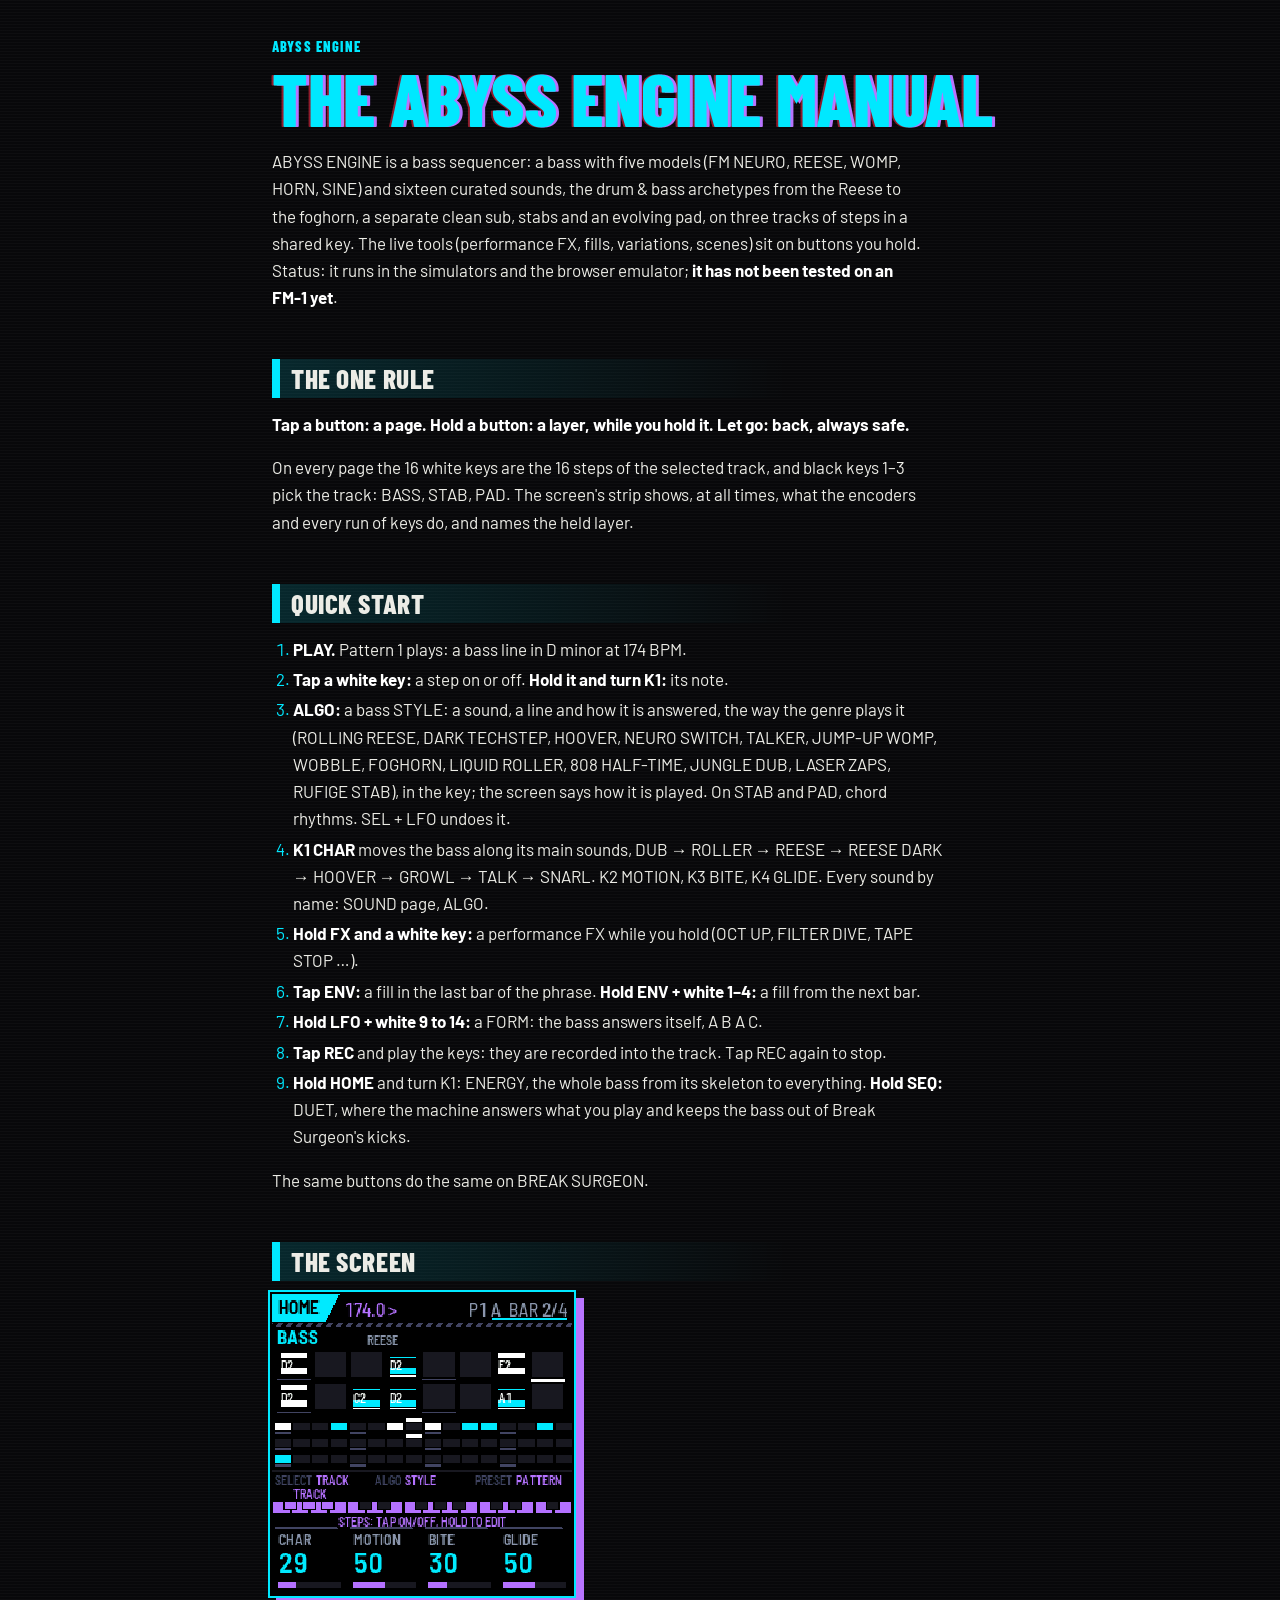
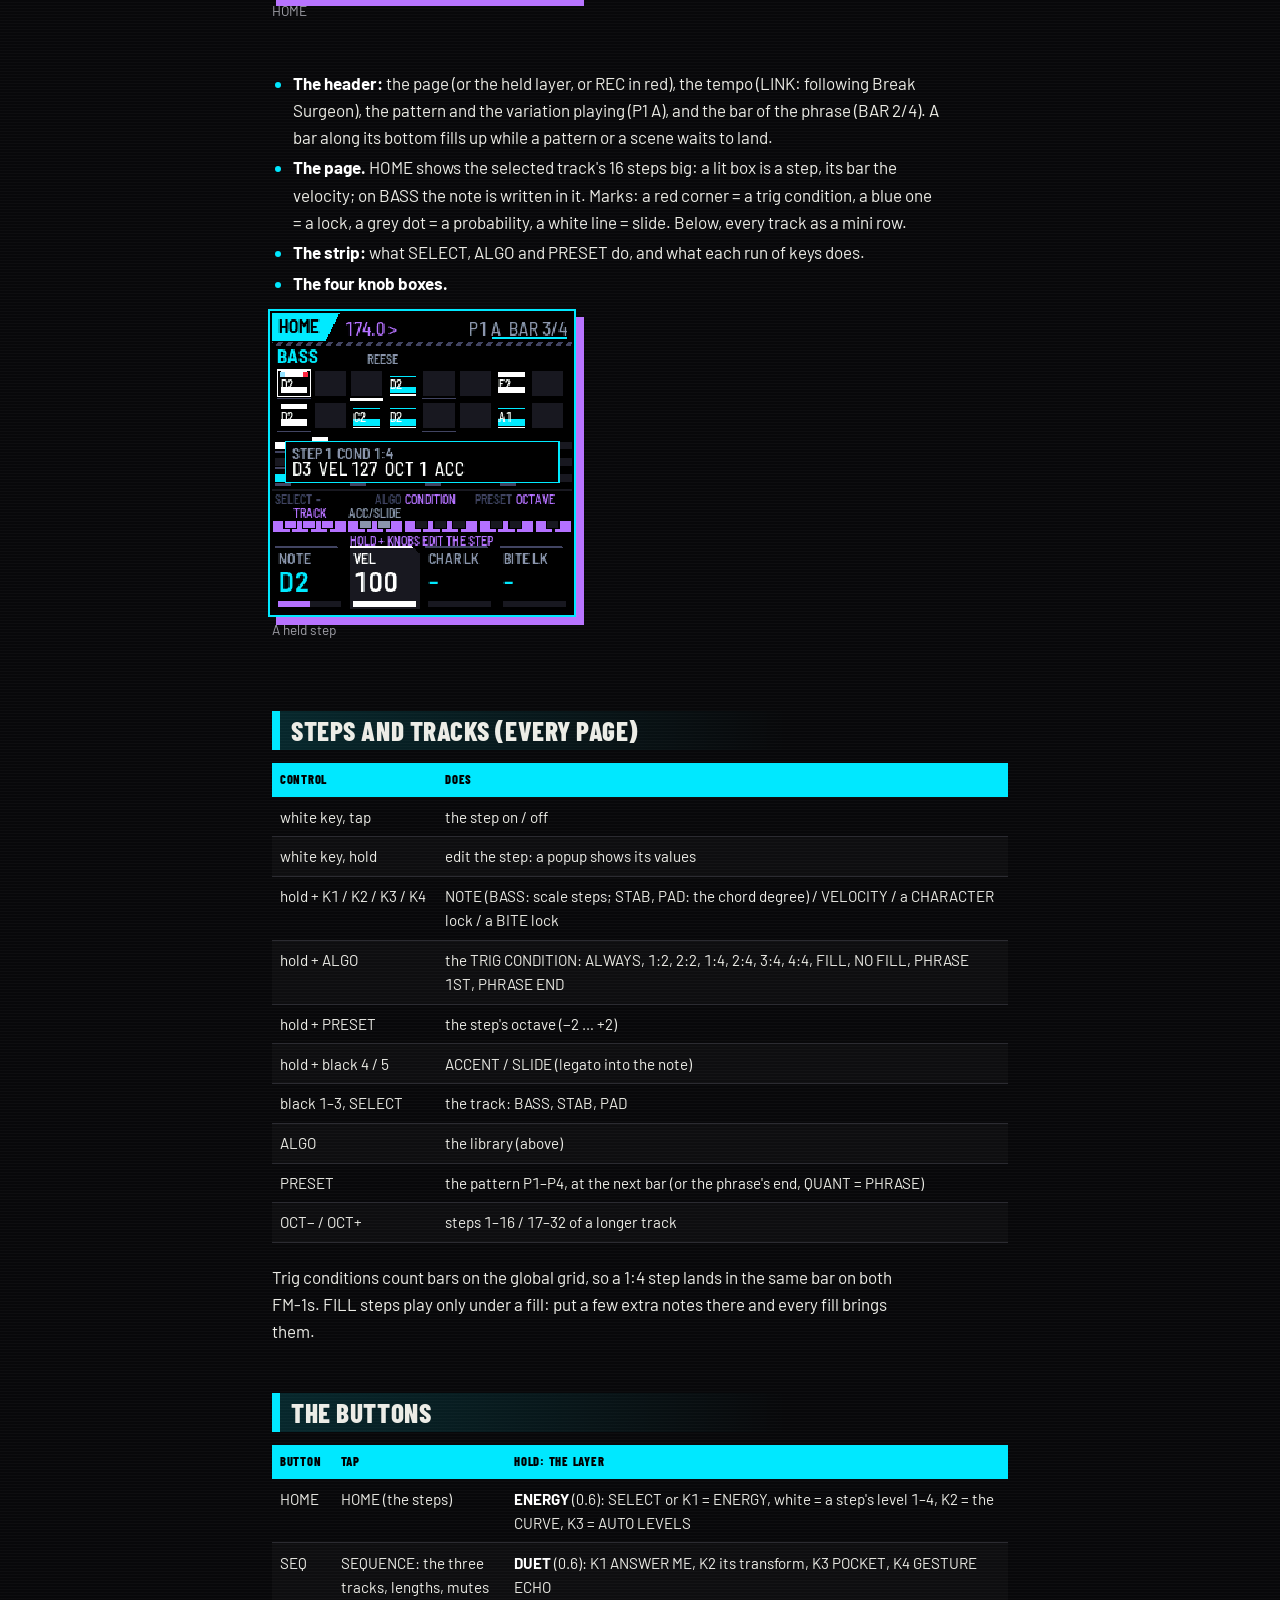
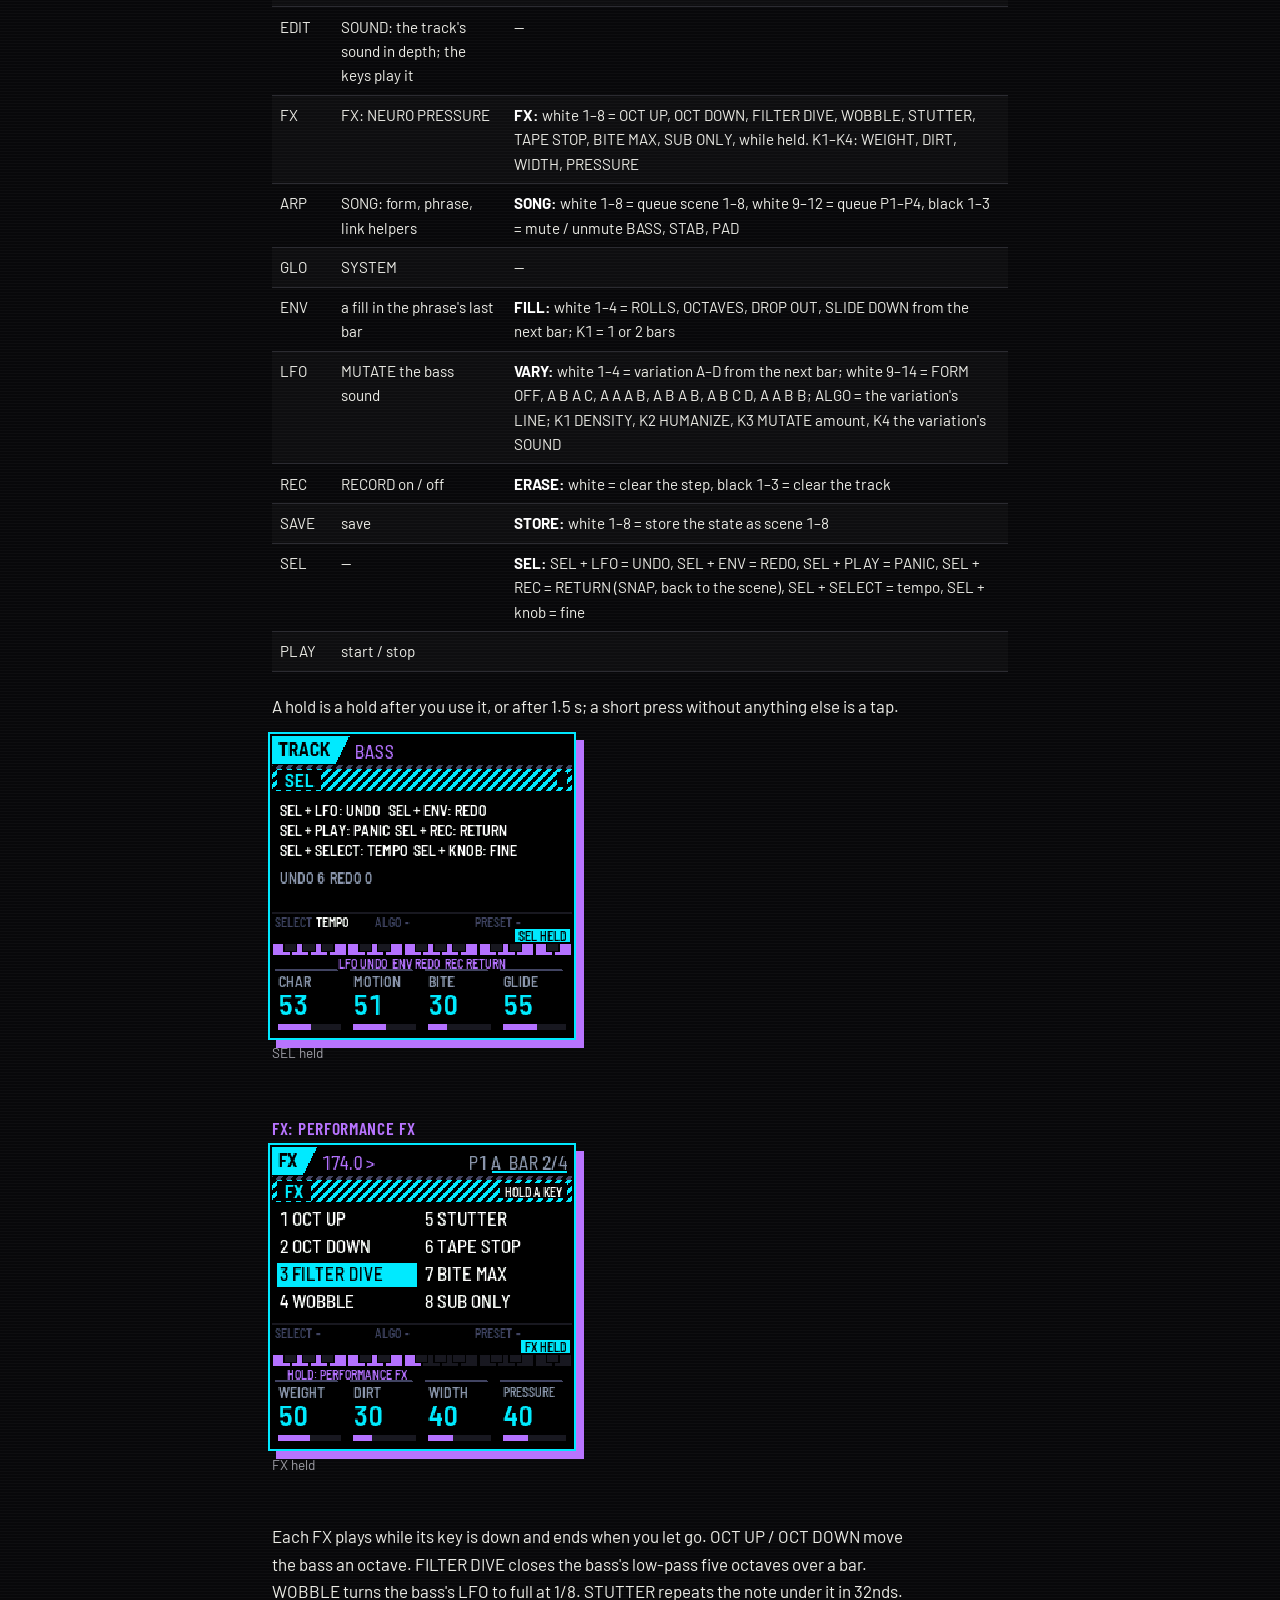
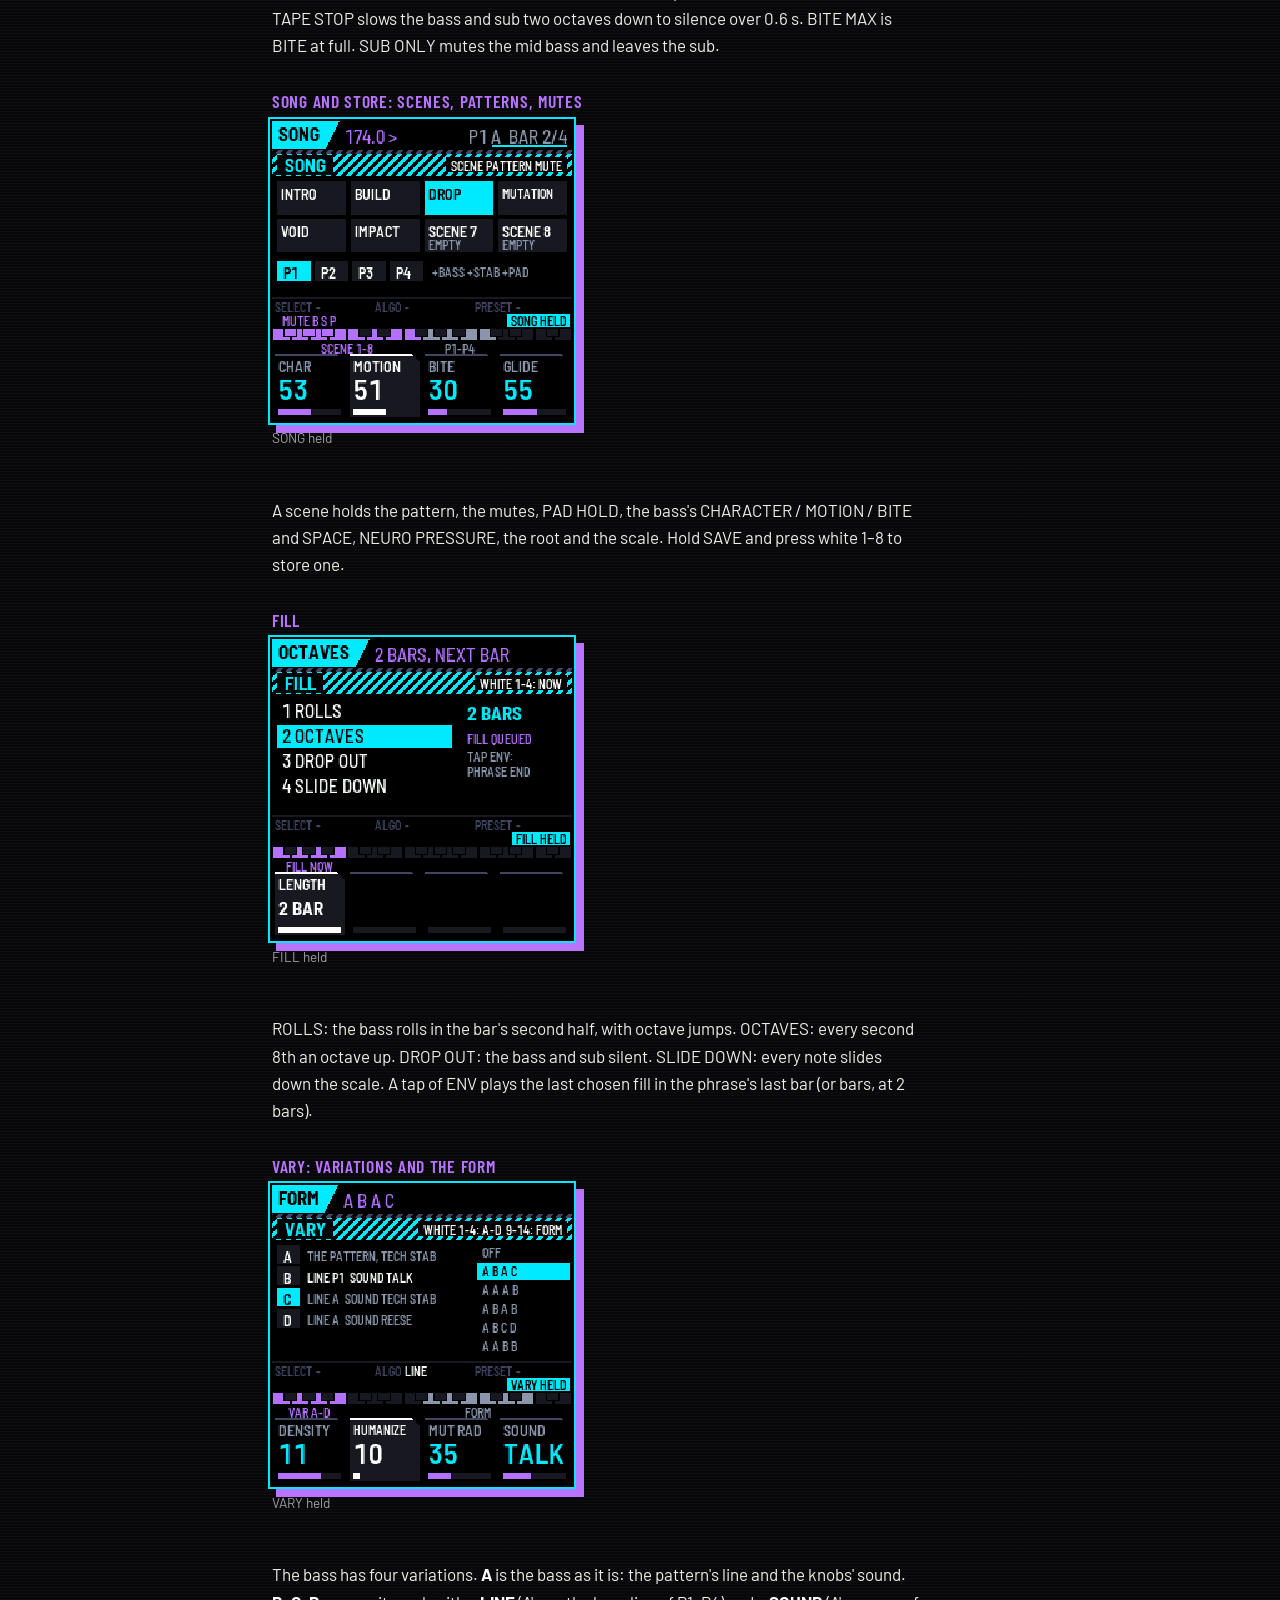
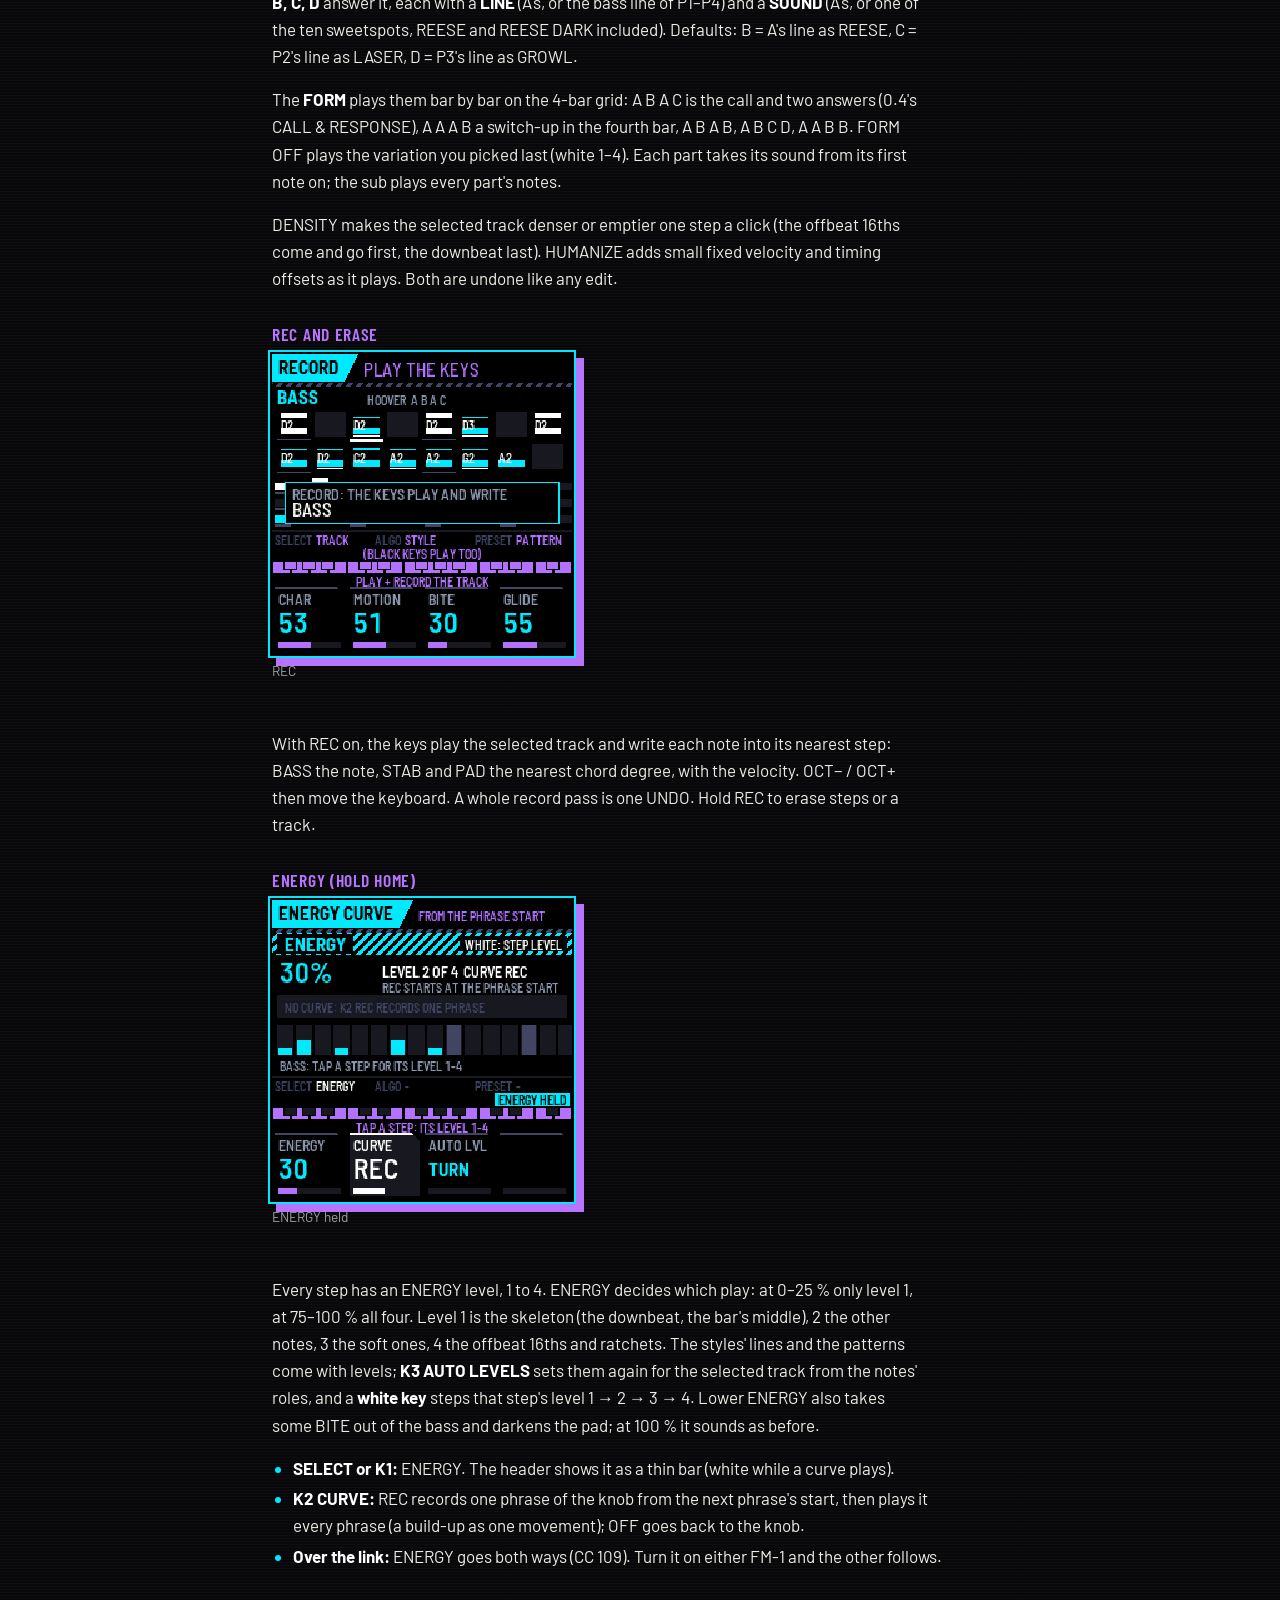
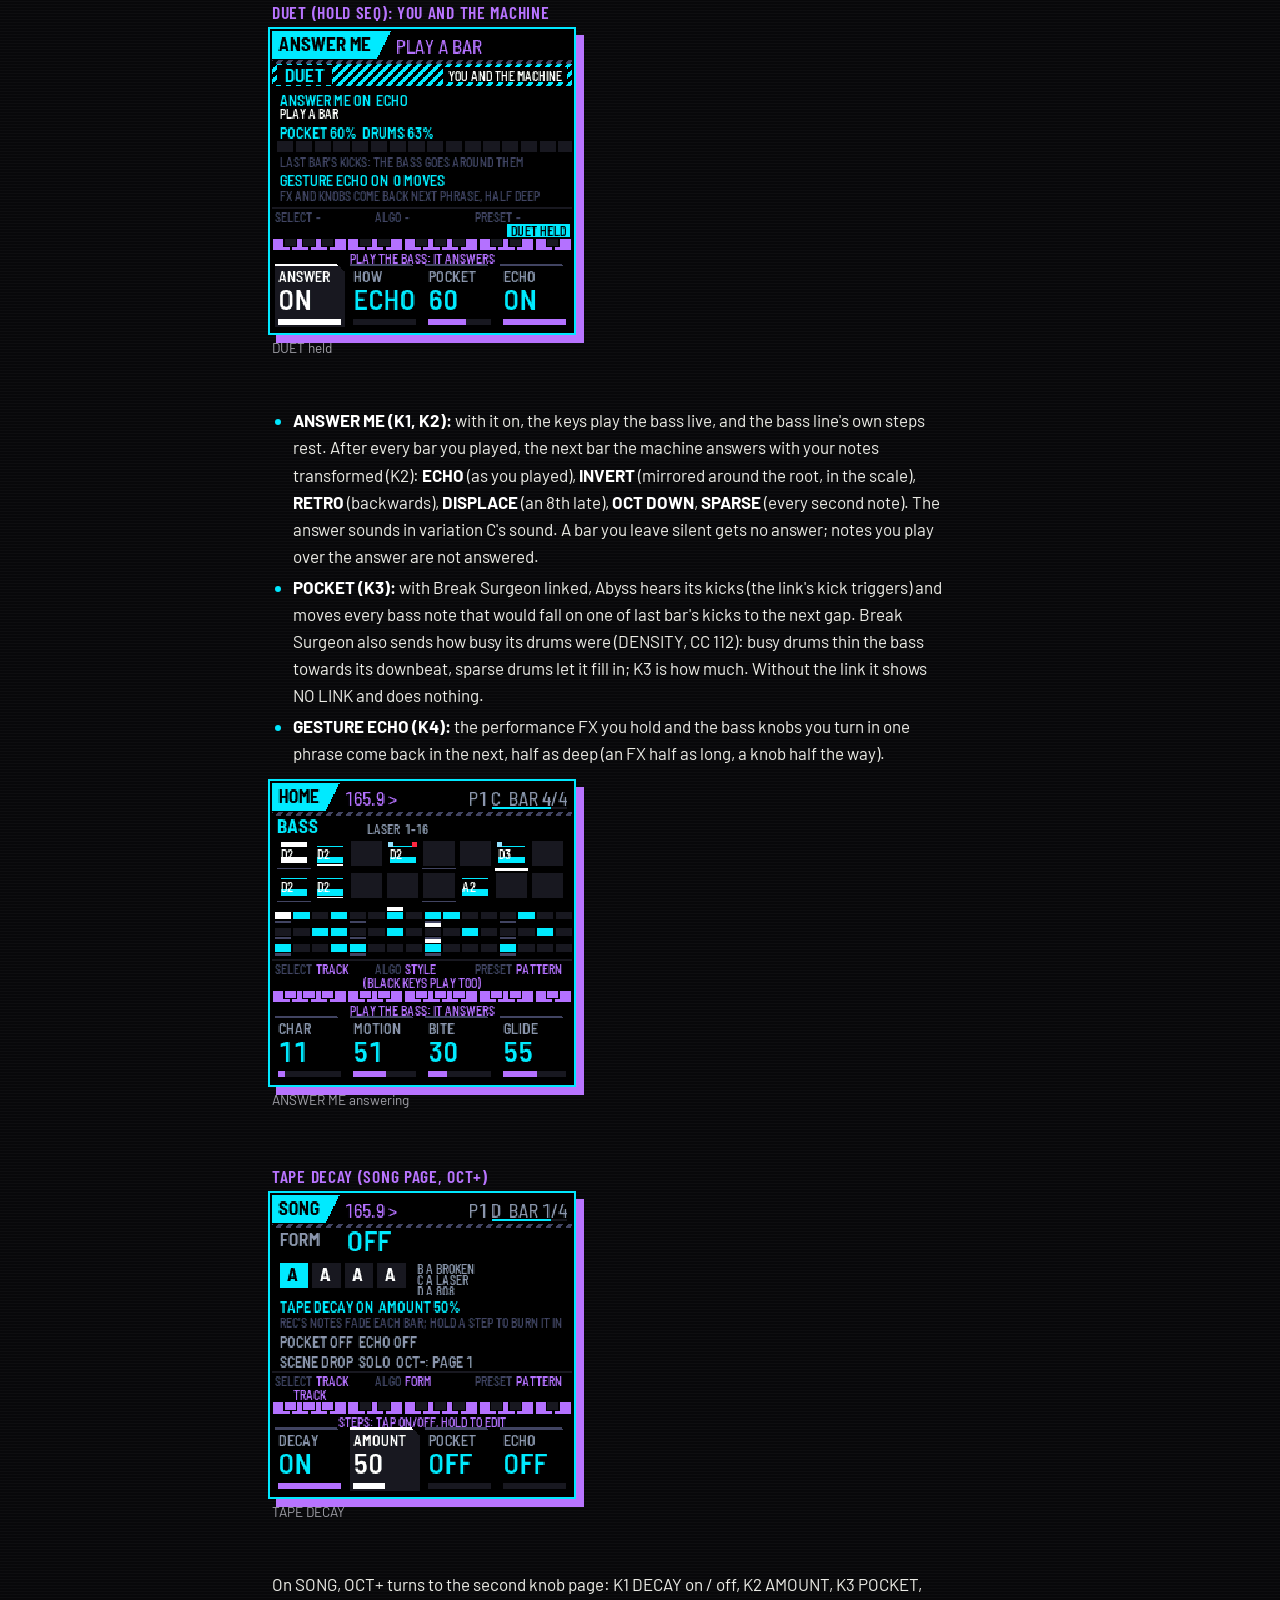
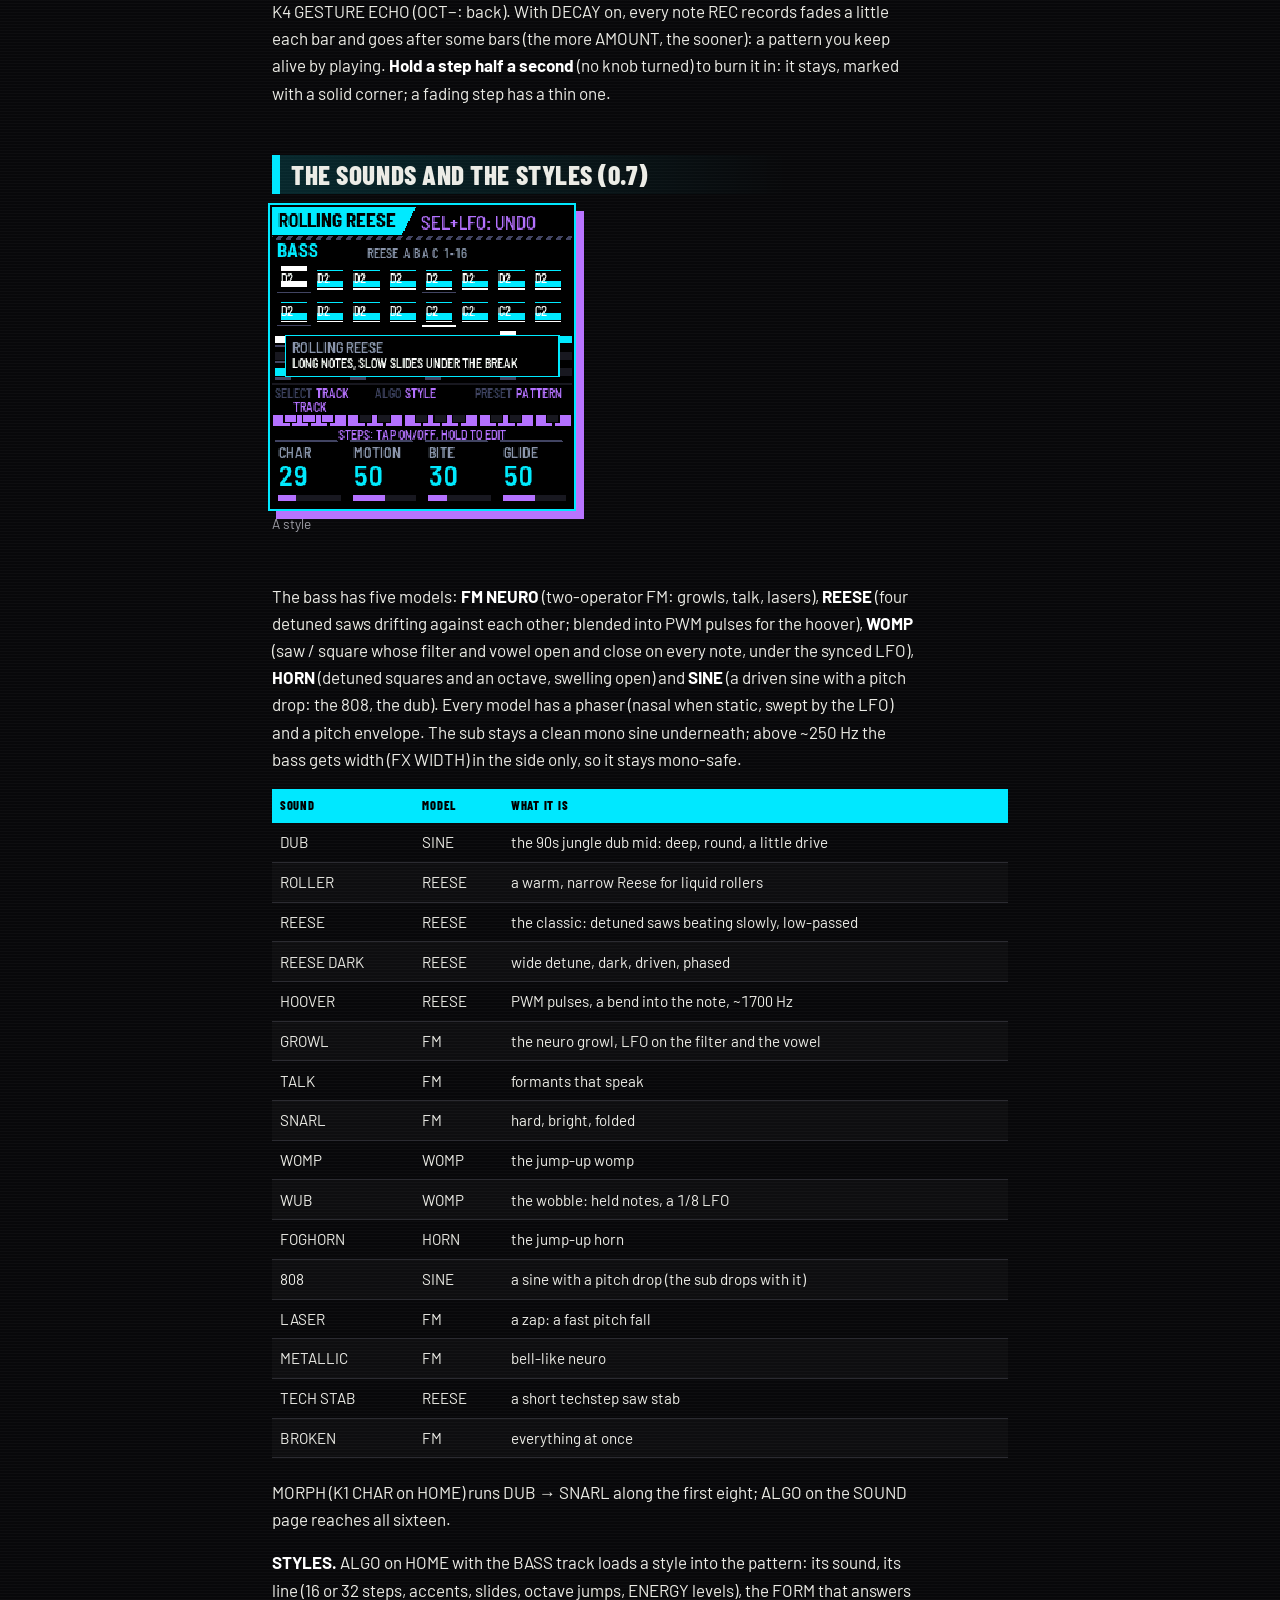
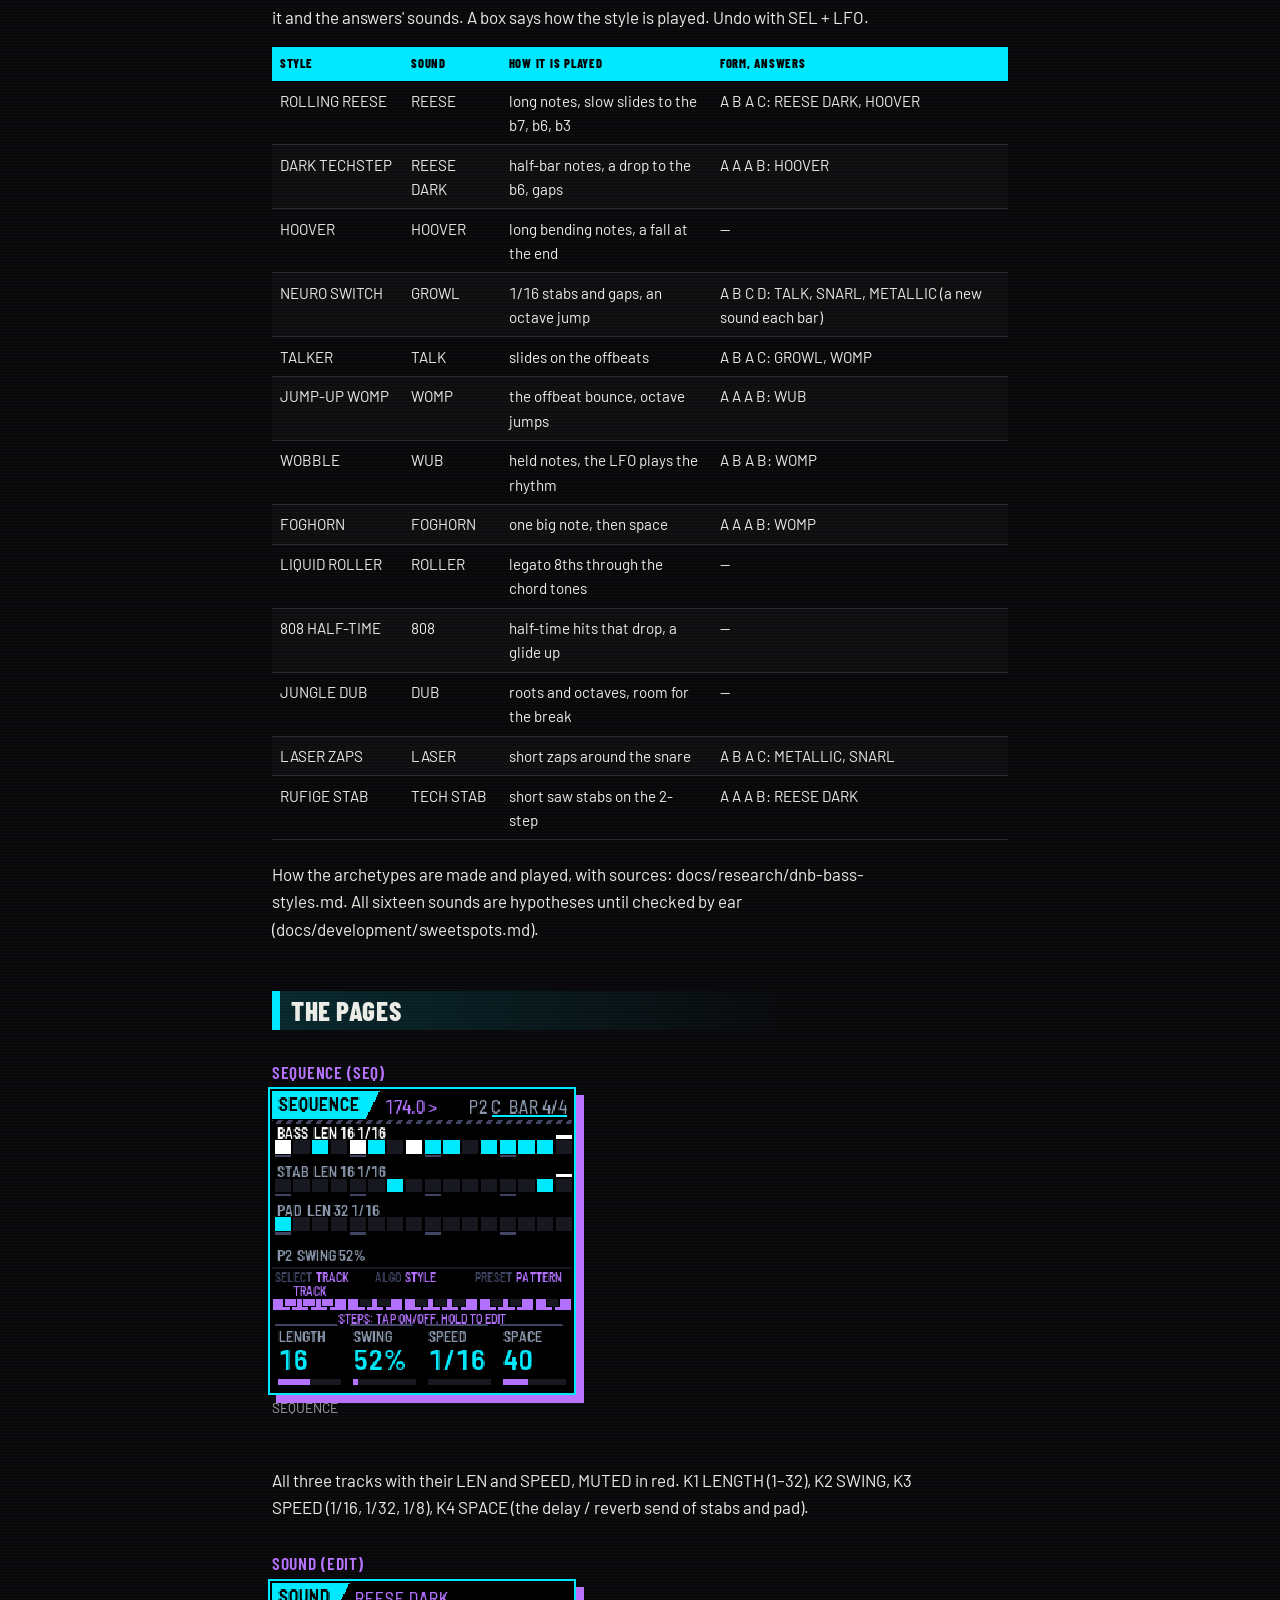
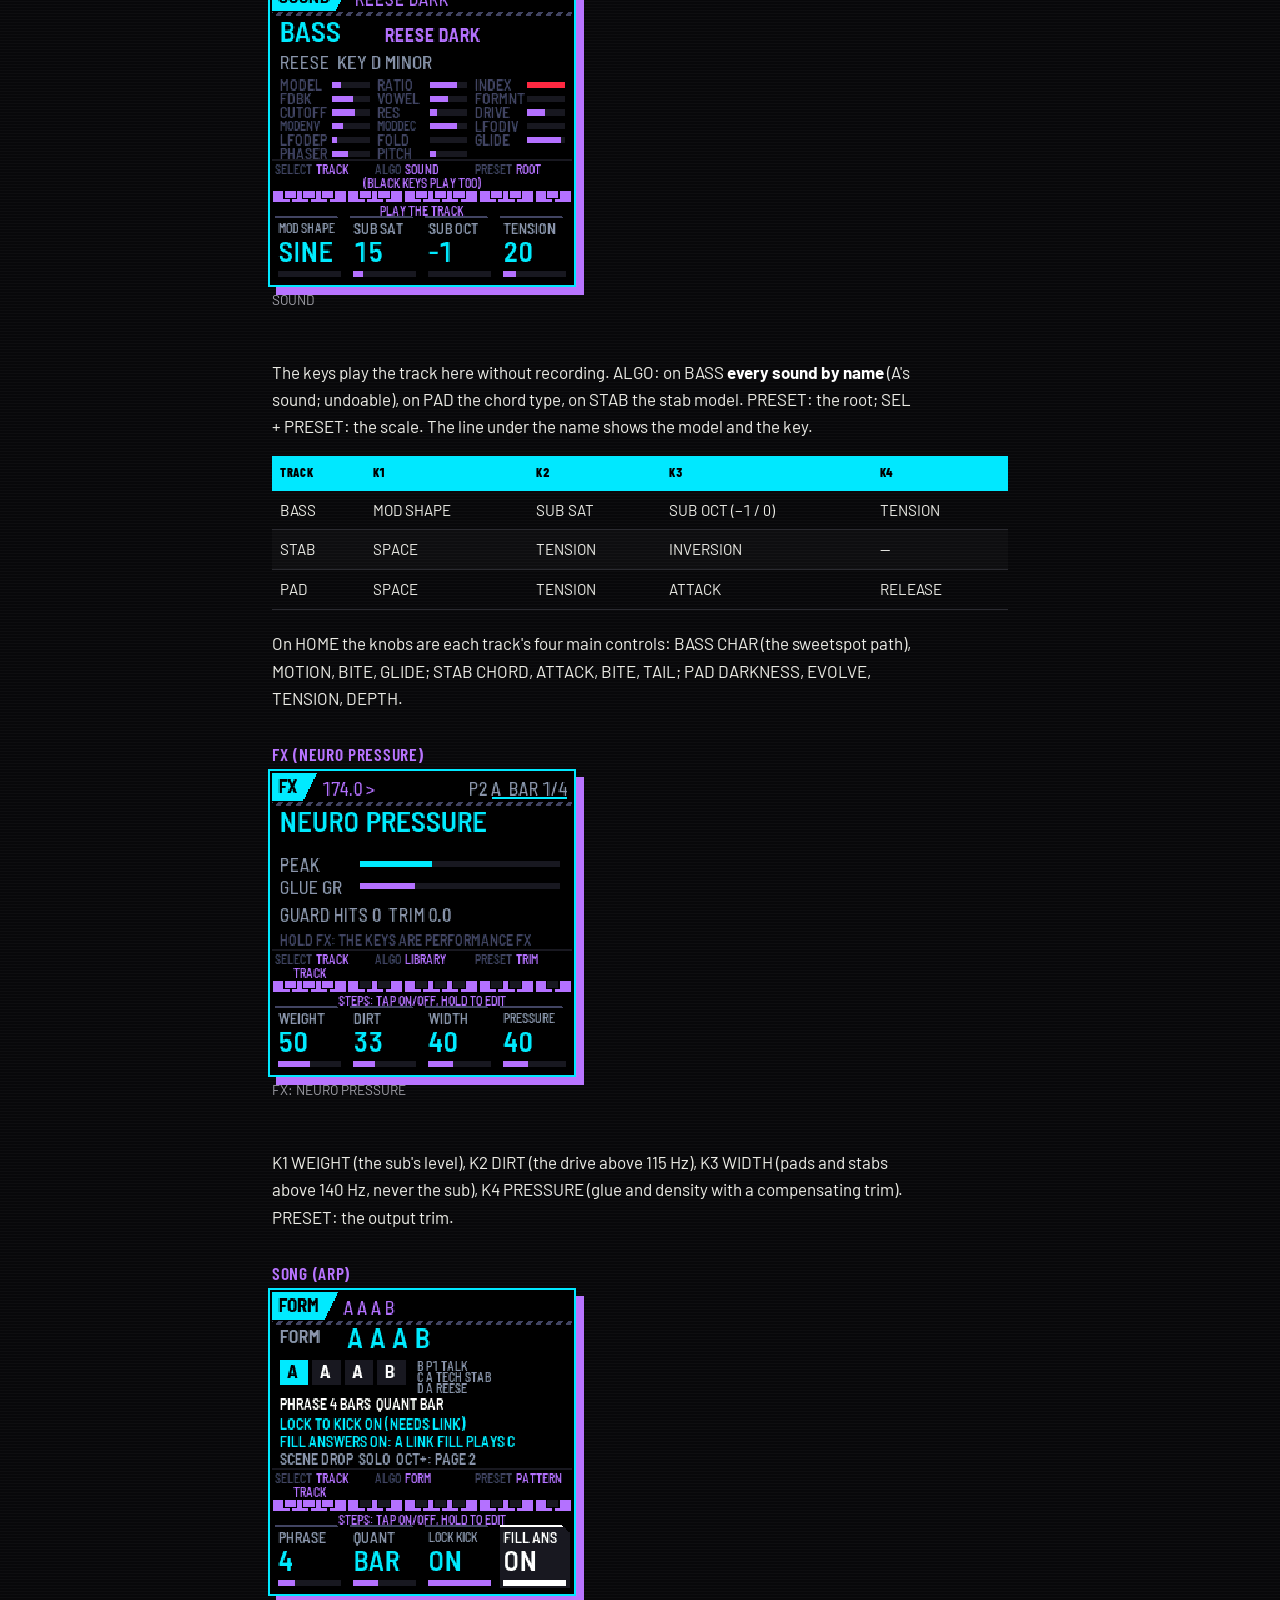
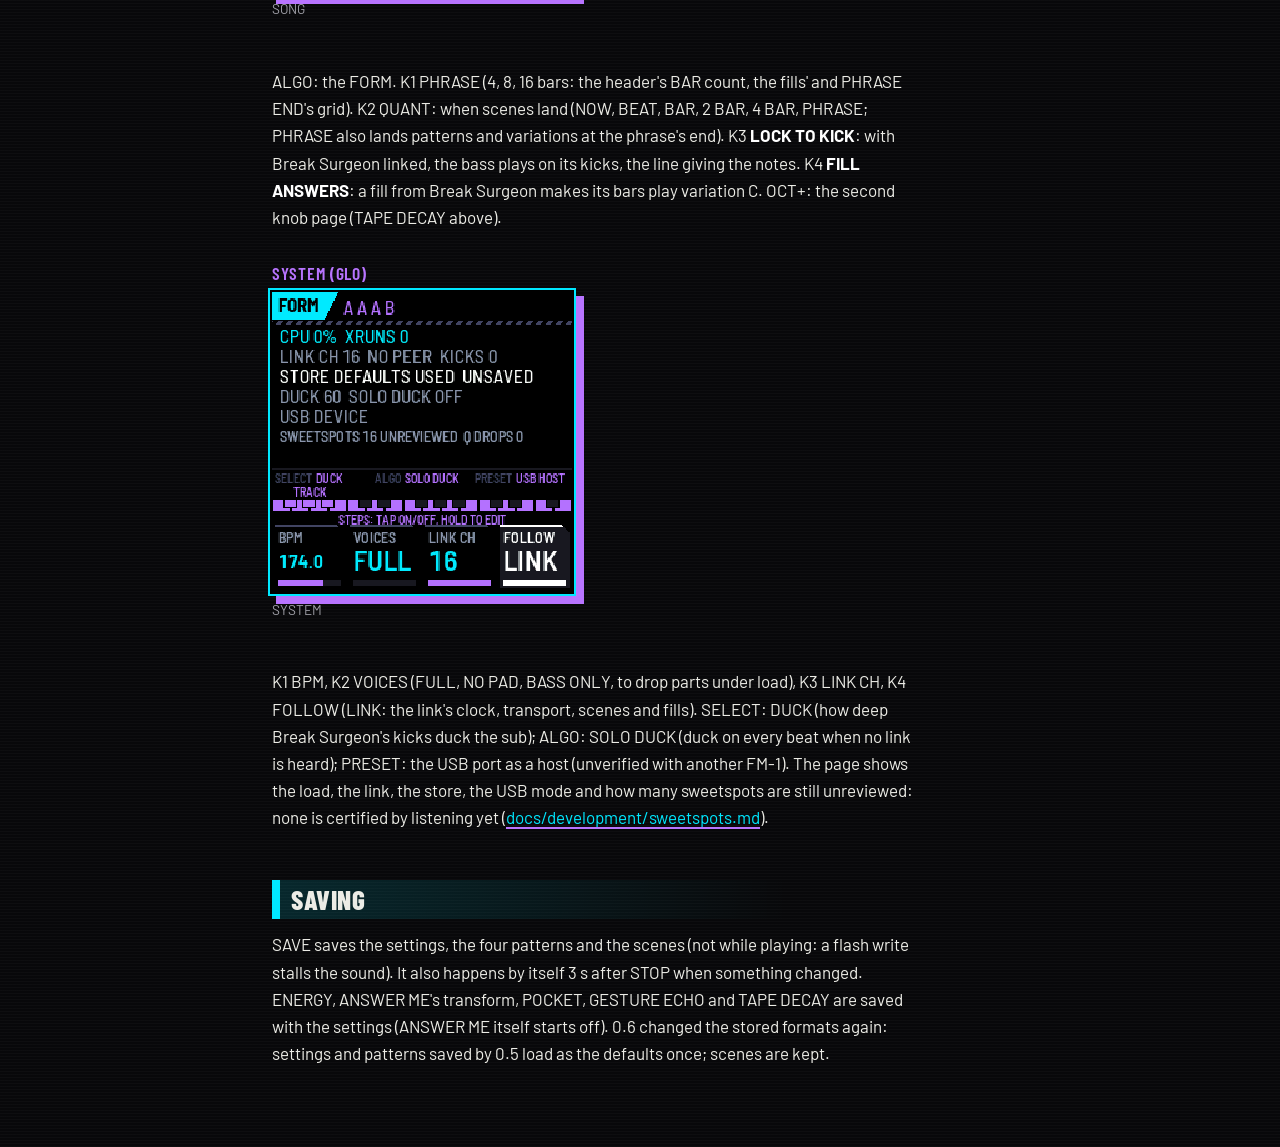
<file: release/site/abyss-engine/manual/index.html>
<!doctype html>
<html data-fw="ab" lang="en">
<head>
<meta charset="utf-8">
<meta name="viewport" content="width=device-width, initial-scale=1">
<title>ABYSS ENGINE: The ABYSS ENGINE manual</title>
<meta name="description" content="The ABYSS ENGINE manual for ABYSS ENGINE, a firmware for the M-VAVE FM-1.">
<style>
/* paper and ink: warm white paper, ink-blue type, vermilion for what is played, mustard for asides; a shade of the
   paper for code and callouts (CTL-1's; a firmware may restyle its site) */
:root {
  --paper: #fbf8f1; --sheet: #efe9dc; --rule: #ddd4c2; --ink: #1e2b5a; --muted: #5d6585;
  --hot: #e5482e; --hot-t: #f8d3c9; --cool: #d9a21b; --cool-t: #f5e4b8;
  --hot-ink: #c23a22;                                 /* the vermilion as text: 4.5:1 on the paper */
  color-scheme: light;
}
body {
  background: var(--paper); color: var(--ink); margin: 0;
  font: 400 17px/1.6 "Helvetica Neue", Helvetica, Arial, sans-serif;
  padding-inline: 16px; padding-block: 32px 64px;
}
main { max-width: 46rem; margin: 0 auto; }
.page > .site { max-width: 46rem; margin-inline: auto; }
main:focus { outline: none; }
h1, h2, h3 { font-family: inherit; text-wrap: balance; line-height: 1.2; }
h1 { font-size: 2.2rem; font-weight: 700; margin: 0 0 .4rem; letter-spacing: .02em; }
h2 { font-size: 1.3rem; font-weight: 700; margin: 3rem 0 .8rem; padding-top: .8rem; border-top: 2px solid var(--ink); }
h2 .num { color: var(--hot); margin-right: .5em; font-variant-numeric: tabular-nums; }
h3 { font-size: 1.1rem; font-weight: 700; margin: 2rem 0 .5rem; }
p, li { max-width: 65ch; }
p { margin: 0 0 1rem; }
ul, ol { padding-left: 1.3rem; margin: 0 0 1rem; }
li { margin: .2rem 0; }
li::marker { color: var(--hot); }
strong { font-weight: 700; }
a { color: var(--ink); text-decoration-color: var(--hot); text-decoration-thickness: 2px; text-underline-offset: 3px; }
a:hover { background: var(--hot-t); }
:focus-visible { outline: 3px solid var(--hot-ink); outline-offset: 2px; }
.skip { position: absolute; left: 16px; top: -100px; background: var(--ink); color: var(--paper); padding: 8px 14px; border-radius: 0 0 6px 6px; z-index: 1; }
.skip:focus { top: 0; }
code, pre { font-family: ui-monospace, Menlo, Consolas, monospace; font-size: .86em; }
code { background: var(--sheet); padding: .08em .35em; border-radius: 3px; }
pre { background: var(--sheet); border-radius: 6px; padding: 14px 16px; overflow-x: auto; line-height: 1.45; margin: 0 0 1.2rem; }
pre code { background: none; padding: 0; font-size: inherit; }
hr { display: none; }
.table { overflow-x: auto; margin: 0 0 1.3rem; }
table { border-collapse: collapse; width: 100%; font-size: .95rem; font-variant-numeric: tabular-nums; }
th, td { text-align: left; vertical-align: top; padding: .45rem .7rem .45rem 0; border-bottom: 1px solid var(--rule); }
th { font-weight: 700; text-transform: uppercase; letter-spacing: .06em; font-size: .78rem; color: var(--muted); border-bottom: 2px solid var(--ink); }
td:first-child { white-space: nowrap; }
.lede { margin-bottom: 1.6rem; }
.status { background: var(--sheet); border-radius: 6px; padding: 12px 16px; }
.status p { margin: 0; }
.site { display: flex; flex-wrap: wrap; align-items: baseline; gap: .3rem 1.2rem; margin: 0 0 1.6rem; padding-bottom: .5rem; border-bottom: 2px solid var(--ink); }
.site .home { font-size: 1.1rem; font-weight: 700; letter-spacing: .04em; color: var(--ink); text-decoration: none; }
.site .home:hover { color: var(--hot-ink); background: none; }
.site nav { margin-left: auto; display: flex; flex-wrap: wrap; gap: .2rem 1rem; font-size: .92rem; }
.site nav a { color: var(--ink); text-underline-offset: 3px; }
.site nav a[aria-current] { text-decoration: none; color: var(--hot-ink); }
a.home { color: inherit; text-decoration: none; }
a.home:hover { background: none; color: var(--hot-ink); }
main > a.home { display: inline-block; font-size: .9rem; letter-spacing: .08em; text-transform: uppercase; color: var(--muted); margin: 0 0 .4rem; }
.callout { border-left: 4px solid var(--cool); background: var(--cool-t); padding: 10px 16px; margin: 0 0 1.2rem; max-width: 65ch; border-radius: 0 6px 6px 0; }
.callout p { margin: 0; }
details { background: var(--sheet); border-radius: 6px; padding: 0 16px; margin: 0 0 1.2rem; }
details > summary { cursor: pointer; padding: 10px 0; }
details[open] > summary { margin-bottom: .4rem; }
details > :last-child { margin-bottom: 1rem; }
.swatch { display: inline-block; width: .7em; height: .7em; margin-right: .4em; vertical-align: .02em; }
nav.contents ol { columns: 2 14rem; column-gap: 2rem; padding-left: 1.3rem; }
.figs { display: flex; flex-wrap: wrap; gap: 20px; margin: .4rem 0 1.6rem; }
figure { margin: 0; flex: 0 1 auto; }
figure img { display: block; max-width: 100%; height: auto; }
figure.shot img { width: 300px; image-rendering: pixelated; border-radius: 4px; box-shadow: 0 0 0 1px var(--rule); }
figure.wide { flex-basis: 100%; }
figure.wide img { width: 100%; }
figcaption { color: var(--muted); font-size: .88rem; margin-top: .4rem; max-width: 300px; }
figure.wide figcaption { max-width: none; }
nav.contents li { break-inside: avoid; }
@media (prefers-reduced-motion: no-preference) { html { scroll-behavior: smooth; } }
</style>
<link rel="stylesheet" href="../../dnb.css">
</head>
<body>
<a class="skip" href="#content">Skip to content</a>
<div class="page">
<main id="content" tabindex="-1">
<a class="home" href="../">ABYSS ENGINE</a>
<h1>The ABYSS ENGINE manual</h1>
<p>ABYSS ENGINE is a bass sequencer: a bass with five models (FM NEURO, REESE, WOMP, HORN, SINE) and sixteen curated sounds, the drum &amp; bass archetypes from the Reese to the foghorn, a separate clean sub, stabs and an evolving pad, on three tracks of steps in a shared key. The live tools (performance FX, fills, variations, scenes) sit on buttons you hold. Status: it runs in the simulators and the browser emulator; <strong>it has not been tested on an FM-1 yet</strong>.</p>
<h2 id="the-one-rule">The one rule</h2>
<p><strong>Tap a button: a page. Hold a button: a layer, while you hold it. Let go: back, always safe.</strong></p>
<p>On every page the 16 white keys are the 16 steps of the selected track, and black keys 1–3 pick the track: BASS, STAB, PAD. The screen's strip shows, at all times, what the encoders and every run of keys do, and names the held layer.</p>
<h2 id="quick-start">Quick start</h2>
<ol><li><strong>PLAY.</strong> Pattern 1 plays: a bass line in D minor at 174 BPM.</li><li><strong>Tap a white key:</strong> a step on or off. <strong>Hold it and turn K1:</strong> its note.</li><li><strong>ALGO:</strong> a bass STYLE: a sound, a line and how it is answered, the way the genre plays it (ROLLING REESE, DARK TECHSTEP, HOOVER, NEURO SWITCH, TALKER, JUMP-UP WOMP, WOBBLE, FOGHORN, LIQUID ROLLER, 808 HALF-TIME, JUNGLE DUB, LASER ZAPS, RUFIGE STAB), in the key; the screen says how it is played. On STAB and PAD, chord rhythms. SEL + LFO undoes it.</li><li><strong>K1 CHAR</strong> moves the bass along its main sounds, DUB → ROLLER → REESE → REESE DARK → HOOVER → GROWL → TALK → SNARL. K2 MOTION, K3 BITE, K4 GLIDE. Every sound by name: SOUND page, ALGO.</li><li><strong>Hold FX and a white key:</strong> a performance FX while you hold (OCT UP, FILTER DIVE, TAPE STOP …).</li><li><strong>Tap ENV:</strong> a fill in the last bar of the phrase. <strong>Hold ENV + white 1–4:</strong> a fill from the next bar.</li><li><strong>Hold LFO + white 9 to 14:</strong> a FORM: the bass answers itself, A B A C.</li><li><strong>Tap REC</strong> and play the keys: they are recorded into the track. Tap REC again to stop.</li><li><strong>Hold HOME</strong> and turn K1: ENERGY, the whole bass from its skeleton to everything. <strong>Hold SEQ:</strong> DUET, where the machine answers what you play and keeps the bass out of Break Surgeon's kicks.</li></ol>
<p>The same buttons do the same on BREAK SURGEON.</p>
<h2 id="the-screen">The screen</h2>
<div class="figs"><figure class="shot"><img src="img/perform.png" alt="HOME: the BASS track&#x27;s 16 steps big, with their notes; all three tracks as mini rows below" loading="lazy"><figcaption>HOME</figcaption></figure></div>
<ul><li><strong>The header:</strong> the page (or the held layer, or REC in red), the tempo (LINK: following Break Surgeon), the pattern and the variation playing (P1 A), and the bar of the phrase (BAR 2/4). A bar along its bottom fills up while a pattern or a scene waits to land.</li><li><strong>The page.</strong> HOME shows the selected track's 16 steps big: a lit box is a step, its bar the velocity; on BASS the note is written in it. Marks: a red corner = a trig condition, a blue one = a lock, a grey dot = a probability, a white line = slide. Below, every track as a mini row.</li><li><strong>The strip:</strong> what SELECT, ALGO and PRESET do, and what each run of keys does.</li><li><strong>The four knob boxes.</strong></li></ul>
<div class="figs"><figure class="shot"><img src="img/step.png" alt="A held step: its popup with the note, velocity, condition and octave" loading="lazy"><figcaption>A held step</figcaption></figure></div>
<h2 id="steps-and-tracks-every-page">Steps and tracks (every page)</h2>
<div class="table" tabindex="0" role="region" aria-label="Table: Steps and tracks (every page) (Control, Does)"><table><thead><tr><th>Control</th><th>Does</th></tr></thead><tbody><tr><td>white key, tap</td><td>the step on / off</td></tr><tr><td>white key, hold</td><td>edit the step: a popup shows its values</td></tr><tr><td>hold + K1 / K2 / K3 / K4</td><td>NOTE (BASS: scale steps; STAB, PAD: the chord degree) / VELOCITY / a CHARACTER lock / a BITE lock</td></tr><tr><td>hold + ALGO</td><td>the TRIG CONDITION: ALWAYS, 1:2, 2:2, 1:4, 2:4, 3:4, 4:4, FILL, NO FILL, PHRASE 1ST, PHRASE END</td></tr><tr><td>hold + PRESET</td><td>the step's octave (−2 … +2)</td></tr><tr><td>hold + black 4 / 5</td><td>ACCENT / SLIDE (legato into the note)</td></tr><tr><td>black 1–3, SELECT</td><td>the track: BASS, STAB, PAD</td></tr><tr><td>ALGO</td><td>the library (above)</td></tr><tr><td>PRESET</td><td>the pattern P1–P4, at the next bar (or the phrase's end, QUANT = PHRASE)</td></tr><tr><td>OCT− / OCT+</td><td>steps 1–16 / 17–32 of a longer track</td></tr></tbody></table></div>
<p>Trig conditions count bars on the global grid, so a 1:4 step lands in the same bar on both FM-1s. FILL steps play only under a fill: put a few extra notes there and every fill brings them.</p>
<h2 id="the-buttons">The buttons</h2>
<div class="table" tabindex="0" role="region" aria-label="Table: The buttons (Button, Tap, Hold: the layer)"><table><thead><tr><th>Button</th><th>Tap</th><th>Hold: the layer</th></tr></thead><tbody><tr><td>HOME</td><td>HOME (the steps)</td><td><strong>ENERGY</strong> (0.6): SELECT or K1 = ENERGY, white = a step's level 1–4, K2 = the CURVE, K3 = AUTO LEVELS</td></tr><tr><td>SEQ</td><td>SEQUENCE: the three tracks, lengths, mutes</td><td><strong>DUET</strong> (0.6): K1 ANSWER ME, K2 its transform, K3 POCKET, K4 GESTURE ECHO</td></tr><tr><td>EDIT</td><td>SOUND: the track's sound in depth; the keys play it</td><td>—</td></tr><tr><td>FX</td><td>FX: NEURO PRESSURE</td><td><strong>FX:</strong> white 1–8 = OCT UP, OCT DOWN, FILTER DIVE, WOBBLE, STUTTER, TAPE STOP, BITE MAX, SUB ONLY, while held. K1–K4: WEIGHT, DIRT, WIDTH, PRESSURE</td></tr><tr><td>ARP</td><td>SONG: form, phrase, link helpers</td><td><strong>SONG:</strong> white 1–8 = queue scene 1–8, white 9–12 = queue P1–P4, black 1–3 = mute / unmute BASS, STAB, PAD</td></tr><tr><td>GLO</td><td>SYSTEM</td><td>—</td></tr><tr><td>ENV</td><td>a fill in the phrase's last bar</td><td><strong>FILL:</strong> white 1–4 = ROLLS, OCTAVES, DROP OUT, SLIDE DOWN from the next bar; K1 = 1 or 2 bars</td></tr><tr><td>LFO</td><td>MUTATE the bass sound</td><td><strong>VARY:</strong> white 1–4 = variation A–D from the next bar; white 9–14 = FORM OFF, A B A C, A A A B, A B A B, A B C D, A A B B; ALGO = the variation's LINE; K1 DENSITY, K2 HUMANIZE, K3 MUTATE amount, K4 the variation's SOUND</td></tr><tr><td>REC</td><td>RECORD on / off</td><td><strong>ERASE:</strong> white = clear the step, black 1–3 = clear the track</td></tr><tr><td>SAVE</td><td>save</td><td><strong>STORE:</strong> white 1–8 = store the state as scene 1–8</td></tr><tr><td>SEL</td><td>—</td><td><strong>SEL:</strong> SEL + LFO = UNDO, SEL + ENV = REDO, SEL + PLAY = PANIC, SEL + REC = RETURN (SNAP, back to the scene), SEL + SELECT = tempo, SEL + knob = fine</td></tr><tr><td>PLAY</td><td>start / stop</td><td></td></tr></tbody></table></div>
<p>A hold is a hold after you use it, or after 1.5 s; a short press without anything else is a tap.</p>
<div class="figs"><figure class="shot"><img src="img/sel.png" alt="SEL held: its combinations" loading="lazy"><figcaption>SEL held</figcaption></figure></div>
<h3 id="fx-performance-fx">FX: performance FX</h3>
<div class="figs"><figure class="shot"><img src="img/layer_fx.png" alt="FX held, FILTER DIVE on white 3" loading="lazy"><figcaption>FX held</figcaption></figure></div>
<p>Each FX plays while its key is down and ends when you let go. OCT UP / OCT DOWN move the bass an octave. FILTER DIVE closes the bass's low-pass five octaves over a bar. WOBBLE turns the bass's LFO to full at 1/8. STUTTER repeats the note under it in 32nds. TAPE STOP slows the bass and sub two octaves down to silence over 0.6 s. BITE MAX is BITE at full. SUB ONLY mutes the mid bass and leaves the sub.</p>
<h3 id="song-and-store-scenes-patterns-mutes">SONG and STORE: scenes, patterns, mutes</h3>
<div class="figs"><figure class="shot"><img src="img/layer_song.png" alt="SONG held: the scenes, the patterns, the mutes" loading="lazy"><figcaption>SONG held</figcaption></figure></div>
<p>A scene holds the pattern, the mutes, PAD HOLD, the bass's CHARACTER / MOTION / BITE and SPACE, NEURO PRESSURE, the root and the scale. Hold SAVE and press white 1–8 to store one.</p>
<h3 id="fill">FILL</h3>
<div class="figs"><figure class="shot"><img src="img/layer_fill.png" alt="FILL held: the four fills and the length" loading="lazy"><figcaption>FILL held</figcaption></figure></div>
<p>ROLLS: the bass rolls in the bar's second half, with octave jumps. OCTAVES: every second 8th an octave up. DROP OUT: the bass and sub silent. SLIDE DOWN: every note slides down the scale. A tap of ENV plays the last chosen fill in the phrase's last bar (or bars, at 2 bars).</p>
<h3 id="vary-variations-and-the-form">VARY: variations and the FORM</h3>
<div class="figs"><figure class="shot"><img src="img/layer_vary.png" alt="VARY held: A–D with their lines and sounds, the FORM list" loading="lazy"><figcaption>VARY held</figcaption></figure></div>
<p>The bass has four variations. <strong>A</strong> is the bass as it is: the pattern's line and the knobs' sound. <strong>B, C, D</strong> answer it, each with a <strong>LINE</strong> (A's, or the bass line of P1–P4) and a <strong>SOUND</strong> (A's, or one of the ten sweetspots, REESE and REESE DARK included). Defaults: B = A's line as REESE, C = P2's line as LASER, D = P3's line as GROWL.</p>
<p>The <strong>FORM</strong> plays them bar by bar on the 4-bar grid: A B A C is the call and two answers (0.4's CALL &amp; RESPONSE), A A A B a switch-up in the fourth bar, A B A B, A B C D, A A B B. FORM OFF plays the variation you picked last (white 1–4). Each part takes its sound from its first note on; the sub plays every part's notes.</p>
<p>DENSITY makes the selected track denser or emptier one step a click (the offbeat 16ths come and go first, the downbeat last). HUMANIZE adds small fixed velocity and timing offsets as it plays. Both are undone like any edit.</p>
<h3 id="rec-and-erase">REC and ERASE</h3>
<div class="figs"><figure class="shot"><img src="img/rec.png" alt="REC: the keys play and write the bass" loading="lazy"><figcaption>REC</figcaption></figure></div>
<p>With REC on, the keys play the selected track and write each note into its nearest step: BASS the note, STAB and PAD the nearest chord degree, with the velocity. OCT− / OCT+ then move the keyboard. A whole record pass is one UNDO. Hold REC to erase steps or a track.</p>
<h3 id="energy-hold-home">ENERGY (hold HOME)</h3>
<div class="figs"><figure class="shot"><img src="img/layer_energy.png" alt="ENERGY held: the value, the curve, the selected track&#x27;s step levels" loading="lazy"><figcaption>ENERGY held</figcaption></figure></div>
<p>Every step has an ENERGY level, 1 to 4. ENERGY decides which play: at 0–25 % only level 1, at 75–100 % all four. Level 1 is the skeleton (the downbeat, the bar's middle), 2 the other notes, 3 the soft ones, 4 the offbeat 16ths and ratchets. The styles' lines and the patterns come with levels; <strong>K3 AUTO LEVELS</strong> sets them again for the selected track from the notes' roles, and a <strong>white key</strong> steps that step's level 1 → 2 → 3 → 4. Lower ENERGY also takes some BITE out of the bass and darkens the pad; at 100 % it sounds as before.</p>
<ul><li><strong>SELECT or K1:</strong> ENERGY. The header shows it as a thin bar (white while a curve plays).</li><li><strong>K2 CURVE:</strong> REC records one phrase of the knob from the next phrase's start, then plays it every phrase (a build-up as one movement); OFF goes back to the knob.</li><li><strong>Over the link:</strong> ENERGY goes both ways (CC 109). Turn it on either FM-1 and the other follows.</li></ul>
<h3 id="duet-hold-seq-you-and-the-machine">DUET (hold SEQ): you and the machine</h3>
<div class="figs"><figure class="shot"><img src="img/layer_duet.png" alt="DUET held: ANSWER ME, POCKET with the kicks it heard, GESTURE ECHO" loading="lazy"><figcaption>DUET held</figcaption></figure></div>
<ul><li><strong>ANSWER ME (K1, K2):</strong> with it on, the keys play the bass live, and the bass line's own steps rest. After every bar you played, the next bar the machine answers with your notes transformed (K2): <strong>ECHO</strong> (as you played), <strong>INVERT</strong> (mirrored around the root, in the scale), <strong>RETRO</strong> (backwards), <strong>DISPLACE</strong> (an 8th late), <strong>OCT DOWN</strong>, <strong>SPARSE</strong> (every second note). The answer sounds in variation C's sound. A bar you leave silent gets no answer; notes you play over the answer are not answered.</li><li><strong>POCKET (K3):</strong> with Break Surgeon linked, Abyss hears its kicks (the link's kick triggers) and moves every bass note that would fall on one of last bar's kicks to the next gap. Break Surgeon also sends how busy its drums were (DENSITY, CC 112): busy drums thin the bass towards its downbeat, sparse drums let it fill in; K3 is how much. Without the link it shows NO LINK and does nothing.</li><li><strong>GESTURE ECHO (K4):</strong> the performance FX you hold and the bass knobs you turn in one phrase come back in the next, half as deep (an FX half as long, a knob half the way).</li></ul>
<div class="figs"><figure class="shot"><img src="img/duet_answer.png" alt="ANSWER ME: the answer bar, variation C in the header" loading="lazy"><figcaption>ANSWER ME answering</figcaption></figure></div>
<h3 id="tape-decay-song-page-oct">TAPE DECAY (SONG page, OCT+)</h3>
<div class="figs"><figure class="shot"><img src="img/song_decay.png" alt="SONG&#x27;s second knob page: TAPE DECAY, its amount, POCKET, ECHO" loading="lazy"><figcaption>TAPE DECAY</figcaption></figure></div>
<p>On SONG, OCT+ turns to the second knob page: K1 DECAY on / off, K2 AMOUNT, K3 POCKET, K4 GESTURE ECHO (OCT−: back). With DECAY on, every note REC records fades a little each bar and goes after some bars (the more AMOUNT, the sooner): a pattern you keep alive by playing. <strong>Hold a step half a second</strong> (no knob turned) to burn it in: it stays, marked with a solid corner; a fading step has a thin one.</p>
<h2 id="the-sounds-and-the-styles-0-7">The sounds and the STYLES (0.7)</h2>
<div class="figs"><figure class="shot"><img src="img/style.png" alt="HOME after ALGO: the style ROLLING REESE loaded, how it is played over the page" loading="lazy"><figcaption>A style</figcaption></figure></div>
<p>The bass has five models: <strong>FM NEURO</strong> (two-operator FM: growls, talk, lasers), <strong>REESE</strong> (four detuned saws drifting against each other; blended into PWM pulses for the hoover), <strong>WOMP</strong> (saw / square whose filter and vowel open and close on every note, under the synced LFO), <strong>HORN</strong> (detuned squares and an octave, swelling open) and <strong>SINE</strong> (a driven sine with a pitch drop: the 808, the dub). Every model has a phaser (nasal when static, swept by the LFO) and a pitch envelope. The sub stays a clean mono sine underneath; above ~250 Hz the bass gets width (FX WIDTH) in the side only, so it stays mono-safe.</p>
<div class="table" tabindex="0" role="region" aria-label="Table: The sounds and the STYLES (0.7) (Sound, Model, What it is)"><table><thead><tr><th>Sound</th><th>Model</th><th>What it is</th></tr></thead><tbody><tr><td>DUB</td><td>SINE</td><td>the 90s jungle dub mid: deep, round, a little drive</td></tr><tr><td>ROLLER</td><td>REESE</td><td>a warm, narrow Reese for liquid rollers</td></tr><tr><td>REESE</td><td>REESE</td><td>the classic: detuned saws beating slowly, low-passed</td></tr><tr><td>REESE DARK</td><td>REESE</td><td>wide detune, dark, driven, phased</td></tr><tr><td>HOOVER</td><td>REESE</td><td>PWM pulses, a bend into the note, ~1700 Hz</td></tr><tr><td>GROWL</td><td>FM</td><td>the neuro growl, LFO on the filter and the vowel</td></tr><tr><td>TALK</td><td>FM</td><td>formants that speak</td></tr><tr><td>SNARL</td><td>FM</td><td>hard, bright, folded</td></tr><tr><td>WOMP</td><td>WOMP</td><td>the jump-up womp</td></tr><tr><td>WUB</td><td>WOMP</td><td>the wobble: held notes, a 1/8 LFO</td></tr><tr><td>FOGHORN</td><td>HORN</td><td>the jump-up horn</td></tr><tr><td>808</td><td>SINE</td><td>a sine with a pitch drop (the sub drops with it)</td></tr><tr><td>LASER</td><td>FM</td><td>a zap: a fast pitch fall</td></tr><tr><td>METALLIC</td><td>FM</td><td>bell-like neuro</td></tr><tr><td>TECH STAB</td><td>REESE</td><td>a short techstep saw stab</td></tr><tr><td>BROKEN</td><td>FM</td><td>everything at once</td></tr></tbody></table></div>
<p>MORPH (K1 CHAR on HOME) runs DUB → SNARL along the first eight; ALGO on the SOUND page reaches all sixteen.</p>
<p><strong>STYLES.</strong> ALGO on HOME with the BASS track loads a style into the pattern: its sound, its line (16 or 32 steps, accents, slides, octave jumps, ENERGY levels), the FORM that answers it and the answers' sounds. A box says how the style is played. Undo with SEL + LFO.</p>
<div class="table" tabindex="0" role="region" aria-label="Table: The sounds and the STYLES (0.7) (Style, Sound, How it is played, FORM, answers)"><table><thead><tr><th>Style</th><th>Sound</th><th>How it is played</th><th>FORM, answers</th></tr></thead><tbody><tr><td>ROLLING REESE</td><td>REESE</td><td>long notes, slow slides to the b7, b6, b3</td><td>A B A C: REESE DARK, HOOVER</td></tr><tr><td>DARK TECHSTEP</td><td>REESE DARK</td><td>half-bar notes, a drop to the b6, gaps</td><td>A A A B: HOOVER</td></tr><tr><td>HOOVER</td><td>HOOVER</td><td>long bending notes, a fall at the end</td><td>—</td></tr><tr><td>NEURO SWITCH</td><td>GROWL</td><td>1/16 stabs and gaps, an octave jump</td><td>A B C D: TALK, SNARL, METALLIC (a new sound each bar)</td></tr><tr><td>TALKER</td><td>TALK</td><td>slides on the offbeats</td><td>A B A C: GROWL, WOMP</td></tr><tr><td>JUMP-UP WOMP</td><td>WOMP</td><td>the offbeat bounce, octave jumps</td><td>A A A B: WUB</td></tr><tr><td>WOBBLE</td><td>WUB</td><td>held notes, the LFO plays the rhythm</td><td>A B A B: WOMP</td></tr><tr><td>FOGHORN</td><td>FOGHORN</td><td>one big note, then space</td><td>A A A B: WOMP</td></tr><tr><td>LIQUID ROLLER</td><td>ROLLER</td><td>legato 8ths through the chord tones</td><td>—</td></tr><tr><td>808 HALF-TIME</td><td>808</td><td>half-time hits that drop, a glide up</td><td>—</td></tr><tr><td>JUNGLE DUB</td><td>DUB</td><td>roots and octaves, room for the break</td><td>—</td></tr><tr><td>LASER ZAPS</td><td>LASER</td><td>short zaps around the snare</td><td>A B A C: METALLIC, SNARL</td></tr><tr><td>RUFIGE STAB</td><td>TECH STAB</td><td>short saw stabs on the 2-step</td><td>A A A B: REESE DARK</td></tr></tbody></table></div>
<p>How the archetypes are made and played, with sources: docs/research/dnb-bass-styles.md. All sixteen sounds are hypotheses until checked by ear (docs/development/sweetspots.md).</p>
<h2 id="the-pages">The pages</h2>
<h3 id="sequence-seq">SEQUENCE (SEQ)</h3>
<div class="figs"><figure class="shot"><img src="img/seq.png" alt="SEQUENCE: the three tracks, their lengths and speeds" loading="lazy"><figcaption>SEQUENCE</figcaption></figure></div>
<p>All three tracks with their LEN and SPEED, MUTED in red. K1 LENGTH (1–32), K2 SWING, K3 SPEED (1/16, 1/32, 1/8), K4 SPACE (the delay / reverb send of stabs and pad).</p>
<h3 id="sound-edit">SOUND (EDIT)</h3>
<div class="figs"><figure class="shot"><img src="img/sound_browser.png" alt="SOUND on BASS: the sound browser on REESE DARK, the patch as it is now" loading="lazy"><figcaption>SOUND</figcaption></figure></div>
<p>The keys play the track here without recording. ALGO: on BASS <strong>every sound by name</strong> (A's sound; undoable), on PAD the chord type, on STAB the stab model. PRESET: the root; SEL + PRESET: the scale. The line under the name shows the model and the key.</p>
<div class="table" tabindex="0" role="region" aria-label="Table: SOUND (EDIT) (Track, K1, K2, K3, K4)"><table><thead><tr><th>Track</th><th>K1</th><th>K2</th><th>K3</th><th>K4</th></tr></thead><tbody><tr><td>BASS</td><td>MOD SHAPE</td><td>SUB SAT</td><td>SUB OCT (−1 / 0)</td><td>TENSION</td></tr><tr><td>STAB</td><td>SPACE</td><td>TENSION</td><td>INVERSION</td><td>—</td></tr><tr><td>PAD</td><td>SPACE</td><td>TENSION</td><td>ATTACK</td><td>RELEASE</td></tr></tbody></table></div>
<p>On HOME the knobs are each track's four main controls: BASS CHAR (the sweetspot path), MOTION, BITE, GLIDE; STAB CHORD, ATTACK, BITE, TAIL; PAD DARKNESS, EVOLVE, TENSION, DEPTH.</p>
<h3 id="fx-neuro-pressure">FX (NEURO PRESSURE)</h3>
<div class="figs"><figure class="shot"><img src="img/fx.png" alt="FX: NEURO PRESSURE" loading="lazy"><figcaption>FX: NEURO PRESSURE</figcaption></figure></div>
<p>K1 WEIGHT (the sub's level), K2 DIRT (the drive above 115 Hz), K3 WIDTH (pads and stabs above 140 Hz, never the sub), K4 PRESSURE (glue and density with a compensating trim). PRESET: the output trim.</p>
<h3 id="song-arp">SONG (ARP)</h3>
<div class="figs"><figure class="shot"><img src="img/song.png" alt="SONG: the FORM, the variations, the phrase and the link helpers" loading="lazy"><figcaption>SONG</figcaption></figure></div>
<p>ALGO: the FORM. K1 PHRASE (4, 8, 16 bars: the header's BAR count, the fills' and PHRASE END's grid). K2 QUANT: when scenes land (NOW, BEAT, BAR, 2 BAR, 4 BAR, PHRASE; PHRASE also lands patterns and variations at the phrase's end). K3 <strong>LOCK TO KICK</strong>: with Break Surgeon linked, the bass plays on its kicks, the line giving the notes. K4 <strong>FILL ANSWERS</strong>: a fill from Break Surgeon makes its bars play variation C. OCT+: the second knob page (TAPE DECAY above).</p>
<h3 id="system-glo">SYSTEM (GLO)</h3>
<div class="figs"><figure class="shot"><img src="img/system.png" alt="SYSTEM: clock, link, store" loading="lazy"><figcaption>SYSTEM</figcaption></figure></div>
<p>K1 BPM, K2 VOICES (FULL, NO PAD, BASS ONLY, to drop parts under load), K3 LINK CH, K4 FOLLOW (LINK: the link's clock, transport, scenes and fills). SELECT: DUCK (how deep Break Surgeon's kicks duck the sub); ALGO: SOLO DUCK (duck on every beat when no link is heard); PRESET: the USB port as a host (unverified with another FM-1). The page shows the load, the link, the store, the USB mode and how many sweetspots are still unreviewed: none is certified by listening yet (<a href="https://github.com/RahelPuest/jungle-os-fm1/blob/main/docs/development/sweetspots.md">docs/development/sweetspots.md</a>).</p>
<h2 id="saving">Saving</h2>
<p>SAVE saves the settings, the four patterns and the scenes (not while playing: a flash write stalls the sound). It also happens by itself 3 s after STOP when something changed. ENERGY, ANSWER ME's transform, POCKET, GESTURE ECHO and TAPE DECAY are saved with the settings (ANSWER ME itself starts off). 0.6 changed the stored formats again: settings and patterns saved by 0.5 load as the defaults once; scenes are kept.</p>
</main>
</div>
</body>
</html>
</file>
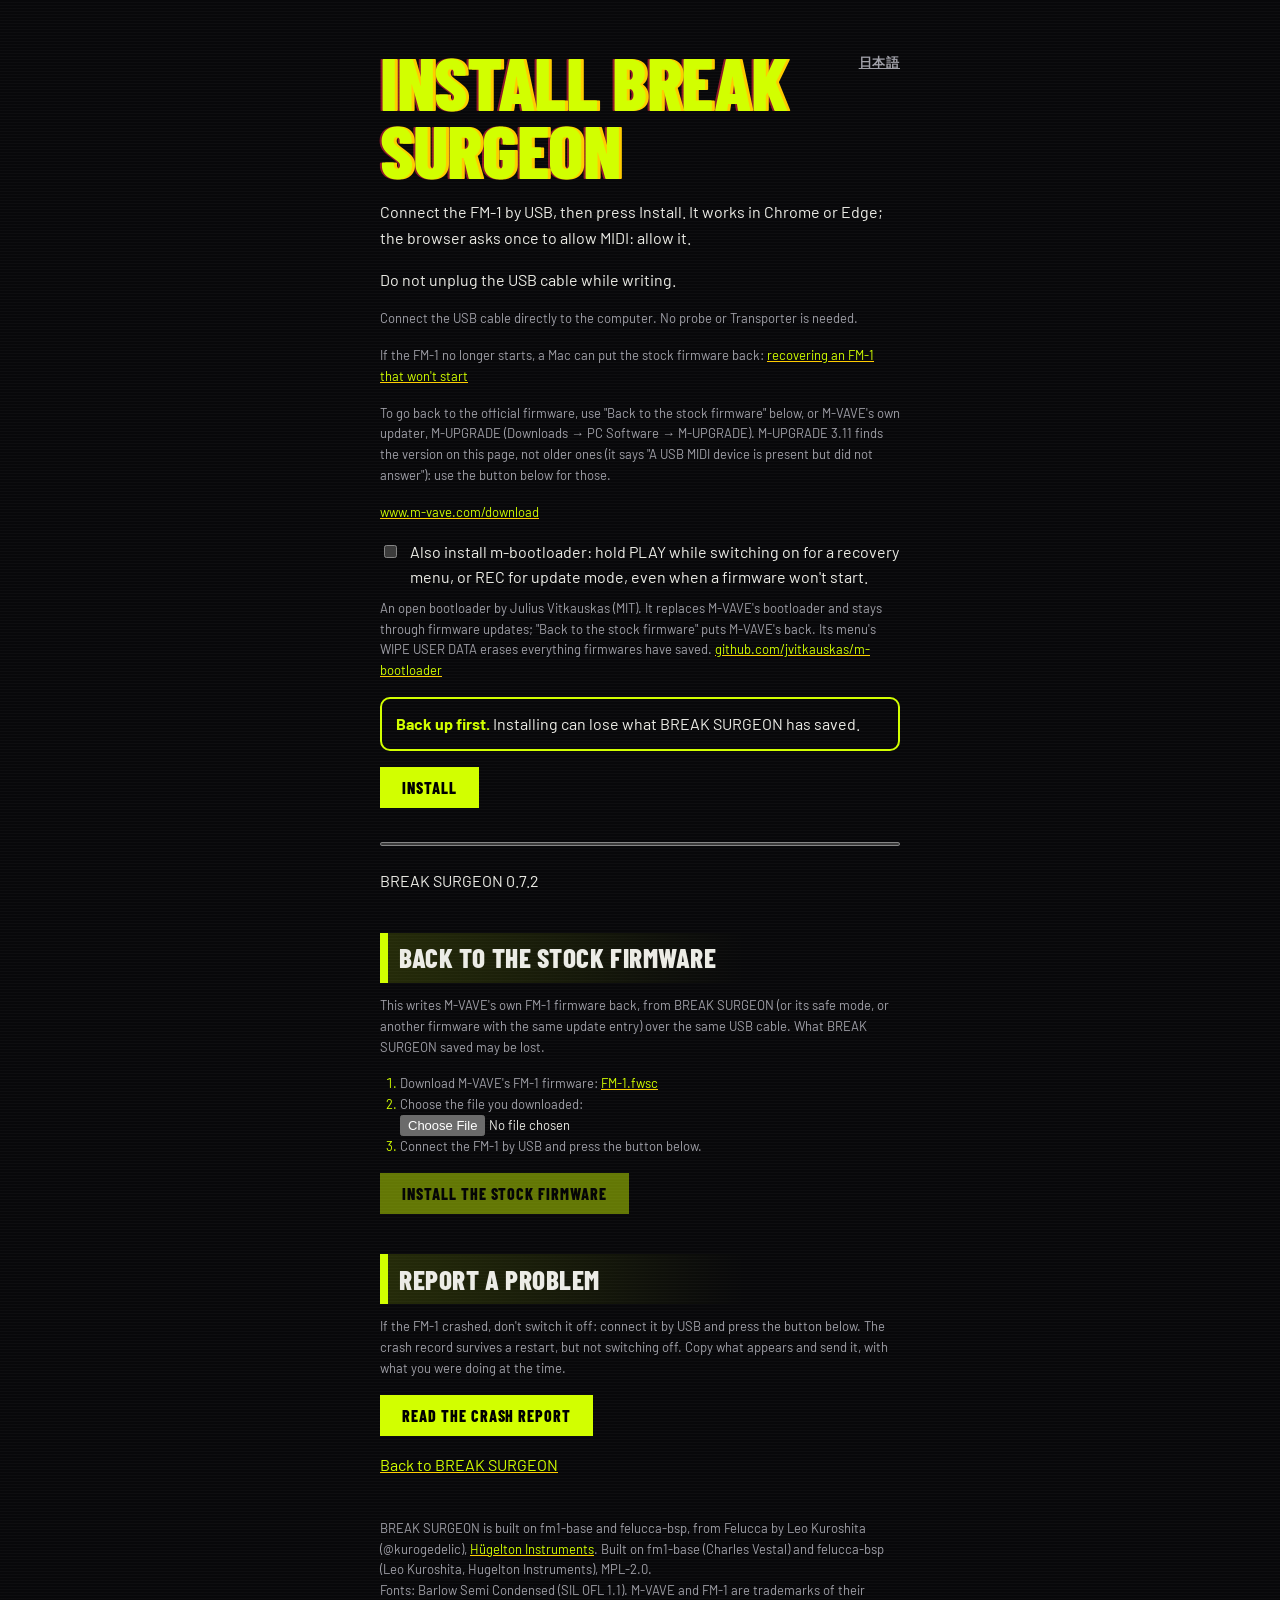
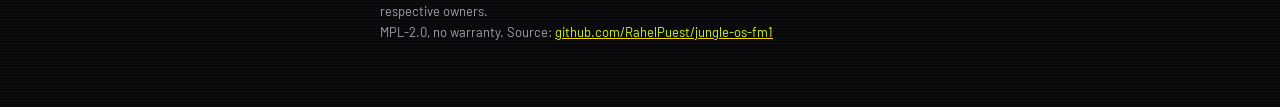
<file: release/site/break-surgeon/install/index.html>
<!doctype html>
<!-- SPDX-License-Identifier: MPL-2.0
     Copyright (C) 2026 Charles Vestal
     Copyright (C) 2026 Leo Kuroshita (@kurogedelic), Hügelton Instruments
     A firmware's installer page: Felucca's (by way of X0X and FoMni-1), English first. tools/make_site.py fills in
     the firmware's name, source and credits ({{...}}) and inlines fm1pkg.js, fm1ota.js and the package's metadata. -->
<html data-fw="bs" lang="en">
<head>
<meta charset="utf-8">
<meta name="viewport" content="width=device-width, initial-scale=1">
<title>Install · BREAK SURGEON</title>
<style>
  /* light: the coral and the dim brown darkened just enough for 4.5:1 on the cream (and white on the coral) */
  :root { --bg: #faf4e8; --fg: #48392f; --dim: #6e5c4b; --accent: #b84a1e; --on-accent: #fff; --bad: #a3271b; --focus: #1f6fd1; }
  @media (prefers-color-scheme: dark) {
    :root:not([data-theme="light"]) { --bg: #1c1814; --fg: #f2e8d8; --dim: #b3a28e; --accent: #f28a5a; --on-accent: #2a140a; --bad: #ff8a73; --focus: #79adff; }
  }
  :root[data-theme="dark"] { --bg: #1c1814; --fg: #f2e8d8; --dim: #b3a28e; --accent: #f28a5a; --on-accent: #2a140a; --bad: #ff8a73; --focus: #79adff; }
  body { margin: 0; background: var(--bg); color: var(--fg);
         font: 16px/1.6 -apple-system, BlinkMacSystemFont, "Helvetica Neue", Arial, sans-serif; }
  main { max-width: 520px; margin: 0 auto; padding: 48px 16px 0; }
  footer { max-width: 520px; margin: 0 auto; padding: 24px 16px 48px; }
  h1 { font-size: 24px; font-weight: 600; margin: 0 0 24px; }
  .lang { float: right; font-size: 13px; color: var(--dim); cursor: pointer; text-decoration: underline; background: none; padding: 4px 0; }
  p { margin: 0 0 16px; }
  button { font: inherit; background: var(--accent); color: var(--on-accent); border: 0; border-radius: 999px; padding: 8px 22px; cursor: pointer; }
  button:disabled { opacity: .45; cursor: default; }
  :focus-visible { outline: 3px solid var(--focus); outline-offset: 2px; }
  a { color: inherit; }
  #alert { color: var(--bad); font-weight: 600; margin: 0; }
  #alert:empty { display: none; }
  .sr { position: absolute; width: 1px; height: 1px; overflow: hidden; clip: rect(0 0 0 0); white-space: nowrap; }
  #status { margin-top: 16px; min-height: 1.6em; }
  .small { color: var(--dim); font-size: 13px; }
  progress { width: 100%; height: 8px; margin-top: 16px; accent-color: var(--accent); }
  pre { color: var(--dim); font-size: 12px; white-space: pre-wrap; margin-top: 16px; }
  /* the log: its own scrolling box (an install is a few thousand lines), hidden until it has some */
  #log { max-height: 15em; overflow-y: auto; overscroll-behavior: contain; padding: 8px 10px; border-radius: 6px;
         border: 1px solid color-mix(in srgb, var(--dim) 35%, transparent); }
  #log:empty { display: none; }
  #portlist { list-style: none; padding: 0; }
  #portlist li { display: flex; gap: 10px; align-items: center; margin: 0 0 6px; }
  h2 { font-size: 18px; font-weight: 600; margin: 40px 0 12px; }
  ol { margin: 0 0 16px; padding-left: 20px; }
  textarea { width: 100%; box-sizing: border-box; font: 12px/1.4 ui-monospace, Menlo, monospace; color: var(--fg);
             background: transparent; border: 1px solid var(--dim); border-radius: 6px; padding: 8px; }
  input[type=file] { font: inherit; font-size: 13px; color: var(--fg); max-width: 100%; }
  .opt { display: flex; gap: 10px; align-items: flex-start; margin: 0 0 8px; }
  .opt input { margin-top: 6px; accent-color: var(--accent); }
  .backup { border: 2px solid var(--accent); border-radius: 10px; padding: 12px 14px; margin: 0 0 16px; }
  .backup strong { color: var(--accent); }
  dialog { max-width: 440px; border: 0; border-radius: 12px; padding: 24px; background: var(--bg); color: var(--fg);
           box-shadow: 0 8px 40px rgba(0, 0, 0, .35); }
  dialog::backdrop { background: rgba(0, 0, 0, .45); }
  dialog h2 { margin: 0 0 12px; }
  dialog .row { display: flex; gap: 12px; justify-content: flex-end; margin: 24px 0 0; }
  button.plain { background: none; color: var(--fg); border: 1px solid var(--dim); }
  @media (prefers-reduced-motion: reduce) { * { transition: none !important; animation: none !important; } }
</style>
<link rel="stylesheet" href="../../dnb.css">
</head>
<body>
<main>
  <button type="button" class="lang" id="lang" lang="ja">日本語</button>
  <h1>Install BREAK SURGEON</h1>
  <p data-t="intro">Connect the FM-1 by USB, then press Install. It works in Chrome or Edge; the browser asks once to allow MIDI: allow it.</p>
  <p data-t="warn">Do not unplug the USB cable while writing.</p>
  <p class="small" data-t="direct"></p>
  <p class="small"><span data-t="brick"></span>
    <a href="https://github.com/hugelton/felucca-bsp/tree/main/tools" data-t="bricklink">recovering an FM-1 that won't start</a></p>
  <p class="small" data-t="back"></p>
  <p class="small"><a href="https://www.m-vave.com/download" target="_blank" rel="noopener">www.m-vave.com/download<span class="sr" data-t="newtab"> (opens in a new tab)</span></a></p>
  <div id="mbootopt" hidden>
    <p class="opt"><input type="checkbox" id="mboot"><label for="mboot" data-t="mboot"></label></p>
    <p class="small"><span data-t="mbootwhy"></span>
      <a href="https://github.com/jvitkauskas/m-bootloader" target="_blank" rel="noopener">github.com/jvitkauskas/m-bootloader<span class="sr" data-t="newtab"> (opens in a new tab)</span></a></p>
  </div>
  <p class="backup"><strong data-t="bakh">Back up first.</strong> <span data-t="confirmbak"></span>
    <a class="baklink" href="../backup/" target="_blank" rel="noopener"><span data-t="backuplink"></span><span class="sr" data-t="newtab"> (opens in a new tab)</span></a></p>
  <p><button type="button" id="go" disabled data-t="install">Install</button></p>
  <label class="sr" for="bar" data-t="progress">Progress</label>
  <progress id="bar" max="100" value="0"></progress>
  <p id="status" role="status"></p>
  <p id="alert" role="alert"></p>
  <pre id="log"></pre>
  <div id="portpick" hidden>
    <h2 data-t="pickh">Is the FM-1 under another name?</h2>
    <p class="small" data-t="pickwhy"></p>
    <ul id="portlist" class="small"></ul>
    <p id="pickstatus" role="status"></p>
  </div>
  <h2 data-t="stockh">Back to the stock firmware</h2>
  <p class="small" data-t="stockwhy"></p>
  <ol class="small">
    <li><span data-t="stock1"></span> <a id="stocklink" href="https://yms-file-store.oss-cn-hongkong.aliyuncs.com/software/firmware/FM-1.fwsc">FM-1.fwsc</a></li>
    <li><label for="stockfile" data-t="stock2">Choose the file you downloaded:</label><br><input type="file" id="stockfile" accept=".fwsc"></li>
    <li data-t="stock3"></li>
  </ol>
  <p><button type="button" id="stockgo" disabled data-t="stockinstall">Install the stock firmware</button></p>
  <h2 data-t="reporth">Report a problem</h2>
  <p class="small" data-t="reportwhy"></p>
  <p><button type="button" id="reportgo" data-t="reportread">Read the crash report</button>
    <button type="button" id="reportcopy" hidden data-t="reportcopy">Copy</button></p>
  <p id="reportstatus" role="status"></p>
  <label class="sr" for="report" data-t="reportlabel">Crash report</label>
  <textarea id="report" readonly hidden rows="14"></textarea>
  <p><a href="../" data-t="manual">Back to BREAK SURGEON</a></p>
</main>
<dialog id="appask" aria-labelledby="appaskh">
  <form method="dialog">
    <h2 id="appaskh"></h2>
    <div id="appaskt"></div>
    <div class="row" id="appaskrow"></div>
  </form>
</dialog>
<dialog id="confirm" aria-labelledby="confirmh">
  <form method="dialog">
    <h2 id="confirmh" data-t="confirmh"></h2>
    <p class="backup"><strong data-t="bakh">Back up first.</strong> <span data-t="confirmbak"></span>
      <a class="baklink" href="../backup/" target="_blank" rel="noopener"><span data-t="backuplink"></span><span class="sr" data-t="newtab"> (opens in a new tab)</span></a></p>
    <p class="opt"><input type="checkbox" id="bakok"><label for="bakok" data-t="bakok"></label></p>
    <p data-t="confirm1"></p>
    <p id="confirmboot" data-t="confirmboot"></p>
    <div class="row"><button type="submit" class="plain" value="cancel" data-t="confirmcancel"></button>
      <button type="submit" id="confirmgo" value="go" disabled data-t="confirmgo"></button></div>
  </form>
</dialog>
<footer>
  <p class="small">BREAK SURGEON is built on fm1-base and felucca-bsp, from Felucca by Leo Kuroshita (@kurogedelic), <a href="https://hugelton.com" target="_blank" rel="noopener">Hügelton Instruments<span class="sr" data-t="newtab"> (opens in a new tab)</span></a>. Built on fm1-base (Charles Vestal) and felucca-bsp (Leo Kuroshita, Hugelton Instruments), MPL-2.0.<br>
    Fonts: Barlow Semi Condensed (SIL OFL 1.1). M-VAVE and FM-1 are trademarks of their respective owners.<br>
    <span data-t="license"></span> <a href="https://github.com/RahelPuest/jungle-os-fm1" target="_blank" rel="noopener">github.com/RahelPuest/jungle-os-fm1<span class="sr" data-t="newtab"> (opens in a new tab)</span></a></p>
</footer>
<script type="module">
// SPDX-License-Identifier: MPL-2.0
// Copyright (C) 2026 Charles Vestal
// Copyright (C) 2026 Chris Farrell (the FM-1's usual port names, and other ports asked only once allowed: from
//   fm-static, github.com/seajaysec/fm-static, by his permission under MPL-2.0: seajaysec/fm-static#1)
//
// Finding FM-1s on Web MIDI, one copy for every page: fm1-base's installer (through fm1ota.js) and backup page, and
// the FM-1 Screen Reader's page (fm1-reader web/reader.js). fm1-reader keeps a copy of this file, made and checked by
// its tools/sync_announce.sh: change it here.
//
// A port is asked who it is in one of two ways:
//  - The screen reader's HELLO (fm1-reader PROTOCOL.md): F0 7D 53 52 01 01 F7. 7D is the ID for non-commercial use,
//    which other gear ignores, so a HELLO goes to every port, ASK_TRIES times while the port stays plugged in. Every
//    firmware on fm1-base answers it (device/announce.c) with its name and the link to its words file, whatever its
//    port is called. M-VAVE's firmware and the update loader don't.
//  - The update protocol's identity query (fm1ota.js handshake): M-VAVE's own SysEx, which the stock firmware and the
//    loader answer too. It goes only to an askable port: one with a usual name (PORT_NAMES), one the user picked, or
//    one that answered a HELLO.
// A HELLO answer is told from the HELLO itself by the name in it: a loopback (macOS's IAC bus, a DAW's MIDI through)
// sends the HELLO back as it went out, with no name.

// port names asked without being picked (any case, part of the name). "FM1": the Open firmware's "FM1 Community"
// The FM-1 firmwares of the family name their own port after themselves (an FM-1 running one shows as that name alone):
// "optimist", "sloop", "melodee", "loom-8" / "loom8", as tools/fm1ports.py asks them too.
const PORT_NAMES = ["fm-1", "fm1", "felucca", "ota", "composite", "sinco", "usb-midi", "optimist", "sloop", "melodee", "loom-8", "loom8"];
function usualName(name, names = PORT_NAMES) {
  const n = (name || "").toLowerCase();
  return names.some((p) => n.includes(p));
}

const livePorts = (map) => [...map.values()].filter((p) => p.state !== "disconnected");

// an input's output: the one with its name; else the only one with its name but for a number at the end (Windows
// numbers each port); else the only output there is. null: none
function outputFor(access, input) {
  const outs = livePorts(access.outputs);
  const bare = (s) => (s || "").replace(/\s+\d+$/, "");
  const same = outs.filter((o) => bare(o.name) === bare(input.name));
  return outs.find((o) => o.name === input.name) || (same.length === 1 ? same[0] : null) ||
    (outs.length === 1 ? outs[0] : null);
}

// every plugged-in input that has an output: [{ name, input, output }]
function pairs(access) {
  return livePorts(access.inputs).map((input) => ({ name: input.name || "", input, output: outputFor(access, input) }))
    .filter((p) => p.output);
}

// ---------------------------------------------------------------- the screen reader's HELLO (fm1-reader PROTOCOL.md)
const SR = [0x7D, 0x53, 0x52];
const SR_HELLO = 1, SR_BYE = 2, SR_WHERE = 3, SR_SAY = 16, SR_VER = 1;
const ASK_TRIES = 3;
const srFrame = (cmd, ...args) => [0xF0, ...SR, cmd, ...args, 0xF7];
const isSr = (d) => !!d && d[0] === 0xF0 && d[1] === SR[0] && d[2] === SR[1] && d[3] === SR[2];

// a HELLO answer -> { name, words } (words: the https link to its words file, or ""), or null when it is none: a
// HELLO sent back by a loopback has no name
function srHello(d) {
  if (!isSr(d) || d[4] !== SR_HELLO || d[d.length - 1] !== 0xF7) return null;
  const [name = "", words = ""] = String.fromCharCode(...Array.from(d.slice(6, d.length - 1)).filter((b) => b < 128))
    .split("\0");
  if (!name) return null;
  return { name, words: /^https:\/\/[^\s"']+\.json$/.test(words) ? words : "" };
}

// which outputs a HELLO goes to now: every output ASK_TRIES times after it appears, then only the ones that answered
// (a reader keeps those listening). Other gear on the computer gets three short SysEx it ignores, not one every two
// seconds. forget(id) when a port is unplugged or lost: it is asked again
class Asking {
  constructor(tries = ASK_TRIES) { this.tries = tries; this.n = new Map(); }
  due(output, answered = false) {
    const k = this.n.get(output.id) || 0;
    if (!answered && k >= this.tries) return false;
    this.n.set(output.id, k + 1);
    return true;
  }
  forget(id) { this.n.delete(id); }
  clear() { this.n.clear(); }
}

// one search: the port pairs that answer a HELLO -> [{ name, firmware, words, input, output }] (firmware: the name
// and version it gives, e.g. "X0X 1.1"). Asks up to `tries` times, `ms` apart, stopping when every port has answered;
// skip(name): ports not to ask. No BYE after it: a device stops by itself 5 s after the last HELLO, and a BYE would
// also stop a reader page that is listening to it
async function askAll(access, { ms = 500, tries = ASK_TRIES, skip = () => false } = {}) {
  const ps = pairs(access).filter((p) => !skip(p.name));
  const got = new Map();
  const ears = ps.map((p) => [p, (e) => {
    const h = srHello(e.data);
    if (h && !got.has(p.input)) got.set(p.input, { name: p.name, firmware: h.name, words: h.words, input: p.input, output: p.output });
  }]);
  for (const [p, f] of ears) {
    try { await p.input.open(); } catch (_) { /* taken: it answers nothing */ }
    p.input.addEventListener("midimessage", f);
  }
  try {
    for (let t = 0; t < tries && got.size < ps.length; t++) {
      const sent = new Set();
      for (const p of ps) {
        if (got.has(p.input) || sent.has(p.output)) continue;
        sent.add(p.output);
        try { p.output.send(srFrame(SR_HELLO, SR_VER)); } catch (_) { /* unplugged */ }
      }
      await new Promise((r) => setTimeout(r, ms));
    }
  } finally {
    for (const [p, f] of ears) p.input.removeEventListener("midimessage", f);
  }
  return [...got.values()];
}

// SPDX-License-Identifier: MPL-2.0
// Copyright (C) 2026 Charles Vestal
// Copyright (C) 2026 Leo Kuroshita (@kurogedelic), Hügelton Instruments
// Copyright (C) 2026 Chris Farrell (checkUfw: from fm-static, github.com/seajaysec/fm-static, MPL-2.0 by his permission, seajaysec/fm-static#1)
//
// FM-1 .fwsc packages in the browser: the package identity and the image the
// device reads during an update.

const BLOCKS = 20, BLK = 0x30, KEEP = 0x2F;

// the package identity ("FM-1_904"): one marker byte after each of the first 20 blocks
function productOf(fwsc) {
  if (fwsc.length < BLOCKS * BLK) throw new Error("not an FM-1 package (too short)");
  let s = "";
  for (let i = 0; i < BLOCKS; i++) {
    const m = fwsc[i * BLK + KEEP];
    if (m !== 0x7D) s += String.fromCharCode((m - i - 1) & 0xFF);
  }
  return s;
}

// the image the device addresses during an update: the .fwsc without the 20 marker bytes
function logicalImage(fwsc) {
  const out = new Uint8Array(fwsc.length - BLOCKS);
  for (let i = 0; i < BLOCKS; i++) out.set(fwsc.subarray(i * BLK, i * BLK + KEEP), i * KEEP);
  out.set(fwsc.subarray(BLOCKS * BLK), BLOCKS * KEEP);
  return out;
}

const T16 = new Uint16Array(256);
for (let i = 0; i < 256; i++) {
  let c = i << 8;
  for (let k = 0; k < 8; k++) c = c & 0x8000 ? (c << 1) ^ 0x1021 : c << 1;
  T16[i] = c & 0xFFFF;
}
const crc16 = (d) => { let c = 0; for (let i = 0; i < d.length; i++) c = ((c << 8) & 0xFFFF) ^ T16[((c >> 8) ^ d[i]) & 0xFF]; return c; };
const ufwDec = (b, n) => { for (let i = 0, k = 0xFFFF; i < n; i++) { b[i] ^= k & 0xFF; k = ((k << 1) ^ (k & 0x8000 ? 0x1021 : 0)) & 0xFFFF; } return b; };

// the part types whose CRC is crc16 of the part's bytes as stored (bsp/tools/fm1pkg.py ufw() writes types 0 flash.bin
// and 100 ota.bin so; M-VAVE's V15 stock file has 2 info.log, empty, and 255 tail.bin so too). M-VAVE's other parts
// (50 USR, 52 isd_config.ini, 161 blimit.bin, 251 script.ver) carry a CRC that is not crc16 of the stored bytes, nor of
// them deciphered, padded to the entry's size or 512, or seeded 0xFFFF (measured on V15); its scheme is unknown, and
// the FM-1's loader (bsp chip/ota.c ota_ufw) reads only types 0 and 100 from the list, so those parts are only
// required to lie inside the image
const CHECKED_TYPES = new Set([0, 2, 100, 255]);

// a damaged or wrong file, caught before anything is sent: the UFW header's CRC, its entry list's, and each part's
// (bsp/tools/fm1pkg.py ufw() writes them), for the part types in CHECKED_TYPES; every other part must lie inside
// the image. Throws an Error saying which; returns nothing when all match
function checkUfw(image) {
  const rd16 = (b, o) => b[o] | (b[o + 1] << 8);
  const rd32 = (b, o) => (b[o] | (b[o + 1] << 8) | (b[o + 2] << 16) | (b[o + 3] << 24)) >>> 0;
  if (image.length < 0x40) throw new Error("not an FM-1 package (too short)");
  const h = ufwDec(image.slice(0, 0x40), 0x40);
  if (crc16(h.subarray(2, 0x40)) !== rd16(h, 0)) throw new Error("not an FM-1 package (header checksum)");
  const n = rd16(h, 8), end = 0x40 + n * 0x50;
  if (!n || end > image.length || crc16(image.subarray(0x40, end)) !== rd16(h, 2)) throw new Error("the package's list of parts is damaged");
  for (let i = 0; i < n; i++) {
    const e = ufwDec(image.slice(0x40 + i * 0x50, 0x90 + i * 0x50), 0x50);
    const off = rd32(e, 8), len = rd32(e, 12);
    const type = rd16(e, 0);
    if (off + len > image.length) throw new Error(`the package is damaged (part ${type} outside the file)`);
    if (CHECKED_TYPES.has(type) && crc16(image.subarray(off, off + len)) !== rd16(e, 4))
      throw new Error(`the package is damaged (part ${type} checksum)`);
  }
}

// the UFW entries of a logical image, by type (0 flash.bin, 100 ota.bin): {off, len}. The header and the
// entry list are ciphered with key 0xFFFF (felucca-bsp chip/ota.c ota_jl_enc); the CRCs are not checked here
function ufwEntries(image) {
  const dec = (off, n) => ufwDec(image.slice(off, off + n), n);
  const rd16 = (b, o) => b[o] | (b[o + 1] << 8);
  const rd32 = (b, o) => (b[o] | (b[o + 1] << 8) | (b[o + 2] << 16) | (b[o + 3] << 24)) >>> 0;
  const out = {};
  const n = Math.min(rd16(dec(0, 0x40), 8), 11);
  for (let i = 0; i < n; i++) {
    const e = dec(0x40 + i * 0x50, 0x50);
    out[rd16(e, 0)] = { off: rd32(e, 8), len: rd32(e, 12) };
  }
  return out;
}

// M-VAVE's stock files (the .fwsc as downloaded) whose SHA-256 is pinned, by the product they carry (V15 and V16, as felucca-bsp's tools/fm1_rescue.py pins them). A file that says it is
// one of these must be that very file, byte for byte: the digest covers every file in it, the loader and the layout, so
// nothing else needs parsing. Other versions of M-VAVE's firmware are not pinned (checkUfw and the FM-1 itself check them)
const STOCK_FILES = {
  "FM-1_015": { size: 699956, sha256: "db1642b2b6fa5c2cccb11ffd13878068bb28601678d3644049f99dc40e7edb8a" },   // V15
  "FM-1_016": { size: 718196, sha256: "d017fb65e70aca97ee29d944470c3515a74581df5c0576bf70de917c7b2b61d5" },   // V16 (felucca-bsp tools/fm1_rescue.py's STOCK)
};

async function sha256hex(bytes) {
  const d = await crypto.subtle.digest("SHA-256", bytes);
  return [...new Uint8Array(d)].map((x) => x.toString(16).padStart(2, "0")).join("");
}

// a stock file by its checksum: true when its product is pinned and the size and SHA-256 are the pinned ones, false when
// the product has no pinned checksum; throws an Error (code "modified") when it is pinned and the file differs
function stockChecksum(product, size, sha256) {
  const pin = STOCK_FILES[product];
  if (!pin) return false;
  if (size !== pin.size || sha256 !== pin.sha256) {
    const e = new Error(`the file says it is ${product} but it is not M-VAVE's file (size or SHA-256 differs)`);
    e.code = "modified";
    throw e;
  }
  return true;
}

// SPDX-License-Identifier: MPL-2.0
// Copyright (C) 2026 Charles Vestal
// Copyright (C) 2026 Leo Kuroshita (@kurogedelic), Hügelton Instruments
// Copyright (C) 2026 Chris Farrell (finding the FM-1 under any port name, M-VAVE's Open firmware's identities, resume's
//   return check: from fm-static, github.com/seajaysec/fm-static, by his permission under MPL-2.0:
//   seajaysec/fm-static#1)
//
// The FM-1 USB-MIDI update protocol (M-UPGRADE compatible) over WebMIDI. Ports are found with fm1ports.js.
// Step 1: the running firmware reads parts of the package and stages the update
// loader. Step 2: the loader reads the whole image and writes it. In both steps
// the device sends cmd 0x30 read requests on the logical image and we answer.
// Step 2 is the fast install when the loader can (felucca-bsp loader/ldr_core.c, LDR_FAST_CHUNK): before the upgrade
// command we say cmd 0x31 [1, 4096]; a loader that answers it within 0.5 s reads a table of flash.bin's 4 KiB sectors
// (CRC16, CRC-32) at 0xD0000000 + flash.bin's offset, checks it against the package before anything is erased, and asks
// only for the sectors that differ, 4 KiB at a time (a cut-off install resumes: what was written is skipped); it says
// how far it compared with cmd 0x32 [sectors compared, all]. A loader that says nothing gets the classic protocol,
// unchanged; a package without a Felucca loader (M-VAVE's firmware: M-VAVE's loader) never hears the hello.


const HS_QUERY = [0xF0, 0x00, 0x32, 0x45, 0x00, 0x00, 0x00, 0x40, 0x7F, 0xF7];
// the handshake with the one-byte body 01 (00 59 11, length 1, 01, checksum FE): a firmware on felucca-bsp's chip/ota.c
// answers HS_QUERY with its name, '_' and three digits only ("FM-1_601": M-UPGRADE 3.11 refuses more) and this one with
// its whole identity ("FM-1_6010000"). M-VAVE's firmware, the update loaders and older builds don't answer it.
// (PERF-1's scheme: its installers and ours ask the same way)
const HS_FULL = [0xF0, 0x00, 0x32, 0x45, 0x08, 0x00, 0x00, 0x40, 0x00, 0x7E, 0x01, 0xF7];
const UPGRADE = [0xF0, 0x22, 0x24, 0x35, 0x7F, 0xF7];
const MAXDATA = 512;
const FAST_CMD = 0x31, CHECK_CMD = 0x32, FAST_CHUNK = 4096, TABLE = 0xD0000000, TABLE_END = 0xE0000000;
const LOADER_MARK = [..."FELUCCA-LOADER-1"].map((c) => c.charCodeAt(0));
const sleep = (ms) => new Promise((r) => setTimeout(r, ms));
const IS_OTA = (id) => /^ota-/i.test(id.model);

// an FM-1 paired over Bluetooth MIDI shows a port named "... Bluetooth" beside its USB one: it never answers an update
// (and a Mac lists the paired one first), so no port with that word is asked, picked, listed or tried
const IS_BLUETOOTH = (name) => /bluetooth/i.test(name || "");

// M-VAVE's FM1 Open firmware (V10, 2026-10): its updater takes only a package it has been told about
// first (cmd 49 reads its state, cmd 50 arms it with the image length and the package's SHA-256); then
// the update runs as usual. Only M-VAVE's own FM-1 firmware is installed over it: its loader rewrites the
// whole flash, boot head included, which returns the FM-1 to stock.
const OPEN_RE = /^FM1_(OFFICIAL_OPEN|COMMUNITY_\d+)$/;
// M-VAVE's own Open firmware reports "FM-1_80000" and two digits (V14: FM-1_8000014; M-VAVE's Workbench treats it as
// open too); its update loader names itself "ota-FM1C_" and a build id in hex, not digits
const MVAVE_OPEN_RE = /^FM-1_80000\d\d$/;
const OPEN_LOADER_RE = /^ota-FM1C_[0-9a-f]+$/;
// The ports asked (fm1ports.js): a usual name (PORT_NAMES), a port the page allows (allow), one that appears during an
// update (see watch), or one that answers the screen reader's HELLO (answering: every fm1-base firmware does)
// M-VAVE's FM-1 firmware, any version: "FM-1_0" and two digits ("FM-1_016"; fm1-base's dev builds are
// "FM-1_x00", its releases longer; m-bootloader's installer is FM-1_099). Whether a package is safe to write is the device's to check
// (felucca-bsp chip/ota.c: a well-made writer, a bootable boot area), not a list of known files
const IS_STOCK = (product) => /^FM-1_0\d\d$/.test(product) && product !== "FM-1_099";

// the update loader of M-VAVE's own firmware: the stock one ("ota-FM-1_0" and two digits) and the Open firmware's (OPEN_LOADER_RE).
// Their layout of the image may differ from the one this package was made for, so a device found waiting in one of them is
// written only a package of M-VAVE's own firmware (IS_STOCK: the return to the stock firmware), never another firmware's
const IS_MVAVE_LOADER = (id) => /^ota-FM-1_0\d\d$/i.test(id.text) || OPEN_LOADER_RE.test(id.text);

// errors carry a code the pages translate: notfound, model, stopped, noloader, lost, noreturn,
// mismatch (detail: the identity the device reports), badreq, foreign (detail: the loader's identity)
function fail(code, msg, detail = "") { const e = new Error(msg); e.code = code; e.detail = detail; return e; }

function pack7(data) {
  const out = []; let acc = 0, nb = 0;
  for (const b of data) {
    acc |= b << nb; nb += 8;
    while (nb >= 7) { out.push(acc & 0x7F); acc >>>= 7; nb -= 7; }
  }
  if (nb) out.push(acc & 0x7F);
  return out;
}

function unpack7(s) {
  const out = []; let acc = 0, nb = 0;
  for (const b of s) {
    acc |= (b & 0x7F) << nb; nb += 7;
    while (nb >= 8) { out.push(acc & 0xFF); acc >>>= 8; nb -= 8; }
  }
  return out;
}

function response(addr, data, fl = 0) {
  const len = data.length;
  const body = [0x00, 0x59, 0x30, (len + 8) & 0xFF, ((len + 8) >> 8) & 0xFF, 0, fl,
    addr & 0xFF, (addr >>> 8) & 0xFF, (addr >>> 16) & 0xFF, (addr >>> 24) & 0xFF,
    len & 0xFF, (len >> 8) & 0xFF, 0, ...data];
  let s = 0;
  for (let i = 6; i < body.length; i++) s += body[i];
  body.push(~s & 0xFF);
  return [0xF0, ...pack7(body), 0xF7];
}

function parseRequest(pkt) {
  if (pkt[0] !== 0xF0 || pkt[pkt.length - 1] !== 0xF7) return null;
  const u = unpack7(pkt.slice(1, -1));
  if (u.length !== 15 || u[0] !== 0 || u[1] !== 0x59 || u[2] !== 0x30) return null;
  let s = 0;
  for (let i = 6; i < 14; i++) s += u[i];
  if ((~s & 0xFF) !== u[14]) return null;
  return { fl: u[6], addr: (u[7] | (u[8] << 8) | (u[9] << 16) | (u[10] << 24)) >>> 0, len: u[11] | (u[12] << 8) | (u[13] << 16) };
}

function parseIdentity(pkt) {
  const d = unpack7(pkt.slice(1, -1));
  if (d.length !== 34 || d[0] !== 0 || d[1] !== 0x59 || d[2] !== 0x11) return null;
  const z = d.indexOf(0, 6);                     // the text up to its first zero (bytes after it may carry data)
  const txt = String.fromCharCode(...d.slice(6, z < 0 || z > 33 ? 33 : z));
  if (OPEN_RE.test(txt)) return { text: txt, model: "FM-1", version: 0, open: true };
  if (OPEN_LOADER_RE.test(txt)) return { text: txt, model: "ota-FM1C", version: 0, open: true };
  const m = /^([^_]+)_(\d+)$/.exec(txt);
  if (!m) return null;
  return { text: txt, model: m[1], version: parseInt(m[2], 10), ...(MVAVE_OPEN_RE.test(txt) ? { open: true } : {}) };
}

// the resource region (device/res.c; fm1.toml resources): NAME-res.bin, written after an update as a restore is
// (web/backup): RES_REQ with the payload's length and CRC-32, then the FM-1's reads (the payload's offsets) until it
// reads RES_OK, or RES_FAIL | its code. After Melodee's web/fm1res.js and its installer step (Kerem Kilic, Ellic
// Studio; used in fm1-base under MPL-2.0 with permission)
const RES_REQ = 0x44, RES_MAGIC = 0x31534552, RES_HEAD = 32, RES_OK = 0xC0000000, RES_FAIL = 0xCF000000;
const CRC32_T = (() => {
  const t = new Uint32Array(256);
  for (let n = 0; n < 256; n++) { let c = n; for (let k = 0; k < 8; k++) c = c & 1 ? 0xEDB88320 ^ (c >>> 1) : c >>> 1; t[n] = c >>> 0; }
  return t;
})();
function crc32(d) {                                // zlib's
  let c = 0xFFFFFFFF;
  for (let i = 0; i < d.length; i++) c = CRC32_T[(c ^ d[i]) & 0xFF] ^ (c >>> 8);
  return (c ^ 0xFFFFFFFF) >>> 0;
}
const rd32 = (b, o) => (b[o] | b[o + 1] << 8 | b[o + 2] << 16 | b[o + 3] << 24) >>> 0;
const le32 = (v) => [v & 0xFF, (v >>> 8) & 0xFF, (v >>> 16) & 0xFF, (v >>> 24) & 0xFF];
// a NAME-res.bin, its header checked (magic, the header's CRC, the payload's length and CRC) -> {payload, crc};
// throws (code "resbad") on anything else (tools/fm1_resources.py payload_of)
function resPayload(region) {
  const bad = () => fail("resbad", "not a resource file, or a damaged one");
  if (region.length < RES_HEAD || rd32(region, 0) !== RES_MAGIC || rd32(region, 28) !== crc32(region.subarray(0, 28))) throw bad();
  const len = rd32(region, 4), crc = rd32(region, 8), payload = region.subarray(RES_HEAD, RES_HEAD + len);
  if (payload.length !== len || crc32(payload) !== crc) throw bad();
  return { payload, crc };
}

// one MIDI in/out pair with a SysEx queue
class Link {
  constructor(input, output) {
    this.input = input; this.output = output; this.q = []; this.waiter = null;
    input.onmidimessage = (ev) => {
      if (ev.data[0] !== 0xF0) return;
      this.q.push(Array.from(ev.data));
      if (this.waiter) { const w = this.waiter; this.waiter = null; w(); }
    };
  }
  get lost() { return this.input.state === "disconnected" || this.output.state === "disconnected"; }
  // false when the port is gone (unplugged): WebMIDI throws on a disconnected output
  send(bytes) {
    try { this.output.send(bytes); return true; } catch (_) { return false; }
  }
  drain() { this.q.length = 0; }
  async read(ms) {
    if (!this.q.length) {
      let tm;
      await Promise.race([new Promise((r) => { this.waiter = r; }), new Promise((r) => { tm = setTimeout(r, ms); })]);
      clearTimeout(tm);
      this.waiter = null;
    }
    return this.q.shift() || null;
  }
  close() { this.input.onmidimessage = null; }
}

// send a handshake -> the identity answered, null (no answer in ms), false (the send failed)
async function ask(link, query, ms) {
  if (!link.send(query)) return false;
  const end = Date.now() + ms;
  while (Date.now() < end) {
    const p = await link.read(end - Date.now());
    if (!p) break;
    const id = parseIdentity(p);
    if (id) return id;
  }
  return null;
}

// the identity: HS_QUERY, then HS_FULL when the answer is NAME_ and three digits (a firmware on chip/ota.c tells its
// whole identity so); the plain answer when nothing answers HS_FULL (M-VAVE's, an older build)
async function handshake(link, tries = 3) {
  link.drain();
  for (let t = 0; t < tries; t++) {
    const id = await ask(link, HS_QUERY, 1000);
    if (id === false) return null;
    if (id === null) continue;
    if (IS_OTA(id) || !/^[^_]+_\d{3}$/.test(id.text)) return id;
    const full = await ask(link, HS_FULL, 600);
    return full && full.model === id.model && full.text.startsWith(id.text) ? full : id;
  }
  return null;
}

function frame(cmd, payload = []) {
  let s = 0;
  for (const b of payload) s += b;
  return [0xF0, ...pack7([0x00, 0x59, cmd, payload.length & 0xFF, payload.length >> 8, 0, ...payload, ~s & 0xFF]), 0xF7];
}

const FAST_HELLO = frame(FAST_CMD, [1, FAST_CHUNK & 0xFF, FAST_CHUNK >> 8]);

// any frame in the update protocol's framing, its checksum checked -> {cmd, body}, or null
function parseFrame(pkt) {
  if (pkt[0] !== 0xF0 || pkt[pkt.length - 1] !== 0xF7) return null;
  const u = unpack7(pkt.slice(1, -1));
  if (u.length < 7 || u[0] !== 0 || u[1] !== 0x59) return null;
  const n = u[3] | (u[4] << 8) | (u[5] << 16);
  if (u.length !== 7 + n) return null;
  let s = 0;
  for (let i = 6; i < 6 + n; i++) s += u[i];
  return (~s & 0xFF) === u[6 + n] ? { cmd: u[2], body: u.slice(6, 6 + n) } : null;
}

// the UFW's CRC16 (XMODEM: poly 0x1021, init 0), as felucca-bsp chip/ota.c ota_crc16
const UFW_CRC16_T = (() => {
  const t = new Uint16Array(256);
  for (let n = 0; n < 256; n++) { let c = n << 8; for (let k = 0; k < 8; k++) c = c & 0x8000 ? (c << 1) ^ 0x1021 : c << 1; t[n] = c & 0xFFFF; }
  return t;
})();
function ufwCrc16(d, c = 0) {   // (not crc16: fm1pkg.js has one, and the installer page inlines both)
  for (let i = 0; i < d.length; i++) c = (UFW_CRC16_T[((c >> 8) ^ d[i]) & 0xFF] ^ (c << 8)) & 0xFFFF;
  return c;
}

// the fast install's table: n entries, one per 4 KiB sector of the image from off: [CRC16, CRC-32] little-endian
function sectorTable(image, off, n) {
  const t = [];
  for (let k = 0; k < n; k++) {
    const sec = image.subarray(off + k * FAST_CHUNK, off + (k + 1) * FAST_CHUNK), c = ufwCrc16(sec);
    t.push(c & 0xFF, c >> 8, ...le32(crc32(sec)));
  }
  return t;
}

// the package brings a Felucca update loader (its marker): only that loader hears the fast install's hello
function hasLoader(image) {
  outer: for (let i = image.indexOf(LOADER_MARK[0]); i >= 0 && i + LOADER_MARK.length <= image.length;
    i = image.indexOf(LOADER_MARK[0], i + 1)) {
    for (let k = 1; k < LOADER_MARK.length; k++) if (image[i + k] !== LOADER_MARK[k]) continue outer;
    return true;
  }
  return false;
}

// the fast install's word: true when the loader answers it within 0.5 s (it holds for the next session); an older
// loader, or one still in a fast session it kept (it asks 4 KiB all the same: serve takes them), says nothing
async function fastHello(link) {
  link.drain();
  if (!link.send(FAST_HELLO)) return false;
  const end = Date.now() + 500;
  while (Date.now() < end) {
    const p = await link.read(end - Date.now());
    if (!p) break;
    const f = parseFrame(p);
    if (f && f.cmd === FAST_CMD && f.body.length === 3 && f.body[0] === 1 && (f.body[1] | (f.body[2] << 8)) >= FAST_CHUNK) return true;
  }
  return false;
}

// send a command -> the payload of its reply, or null
async function query(link, cmd, payload = []) {
  link.drain();
  if (!link.send(frame(cmd, payload))) return null;
  const end = Date.now() + 1500;
  while (Date.now() < end) {
    const p = await link.read(end - Date.now());
    if (!p) break;
    if (p[0] !== 0xF0 || p[p.length - 1] !== 0xF7) continue;
    const u = unpack7(p.slice(1, -1));
    if (u.length < 7 || u[0] !== 0 || u[1] !== 0x59 || u[2] !== cmd) continue;
    let s = 0;
    for (let i = 6; i < u.length; i++) s += u[i];
    if ((s & 0xFF) === 0xFF) return u.slice(6, 6 + (u[3] | (u[4] << 8)));
  }
  return null;
}

class Updater {
  constructor(access, log) {
    this.access = access;
    this.log = log || (() => {});
    this.names = PORT_NAMES.slice();        // the usual names (setNames adds the user's own)
    this.allowed = new Set();               // ports the user picked although their names are none of the usual ones
    this.baseline = null;                   // the ports when an update started (watch)
    this.answered = new Set();              // ports found by answering() (a page may remember them, as the user's picks)
    this.classic = false;                   // never the fast install (write)
    this.pause = 10;                        // ms before each answer of the classic protocol (tests: 0)
  }

  setNames(list) { this.names = [...PORT_NAMES, ...list.map((x) => String(x).trim().toLowerCase()).filter(Boolean)]; }
  allow(name) { this.allowed.add(name); }
  usual(name) { return usualName(name, this.names); }

  // the port names now: an FM-1 restarting into its update loader and back can come back under another name (the loader
  // has another USB id, and macOS names a port from its own cache, by USB id and socket). Until unwatch(), a port that
  // was not there now is asked too
  watch() { this.baseline = new Set(livePorts(this.access.inputs).map((i) => i.name || "")); }
  unwatch() { this.baseline = null; }

  // the port names that have an input and an output, whatever they are called (for a list to pick from)
  ports() { return [...new Set(pairs(this.access).map((p) => p.name))].filter((n) => !IS_BLUETOOTH(n)); }

  // never probe other gear: a usual name, a port the user allowed or that answered a HELLO, or one that appeared during
  // an update; never a Bluetooth MIDI port
  askable(name) { return !IS_BLUETOOTH(name) && (this.usual(name) || this.allowed.has(name) || (!!this.baseline && !this.baseline.has(name || ""))); }

  // FM-1s on ports of any name: the ones that answer the screen reader's HELLO (fm1ports.js askAll; every fm1-base
  // firmware does), allowed from then on -> their port names (also kept in this.answered)
  async answering() {
    const got = await askAll(this.access, { skip: (n) => this.askable(n) || IS_BLUETOOTH(n) });
    for (const g of got) { this.allow(g.name); this.answered.add(g.name); }
    return got.map((g) => g.name);
  }

  // find(), and when nothing answers on the ports asked, again after asking the others for a HELLO
  async findAny(filter) {
    return (await this.find(filter)) || ((await this.answering()).length ? await this.find(filter) : null);
  }

  // ask one port who it is (allowing it): -> its identity, or null
  async probe(name) {
    this.allow(name);
    const dev = await this.find(null, name);
    if (!dev) return null;
    dev.link.close();
    return dev.id;
  }

  // every in/out pair with the same port name that answers the handshake (only: the port called only)
  async find(filter, only) {
    for (const input of livePorts(this.access.inputs)) {
      if (IS_BLUETOOTH(input.name) || (only != null ? input.name !== only : !this.askable(input.name))) continue;
      const output = outputFor(this.access, input);
      if (!output) continue;
      try { await input.open(); await output.open(); } catch (_) { continue; }
      const link = new Link(input, output);
      const id = await handshake(link, 2);
      if (id && (!filter || filter(id))) return { link, id, name: input.name };
      link.close();
    }
    return null;
  }

  async waitFor(filter, ms) {
    const end = Date.now() + ms;
    while (Date.now() < end) {
      const dev = await this.find(filter);
      if (dev) return dev;
      await sleep(1000);
    }
    return null;
  }

  // serve read requests until the device asks for one of the finish addresses; stops early
  // when the port disappears (lost: true) instead of waiting out idleMs. The update loader (opt.loader) may also ask
  // 4 KiB reads and the sector table (the fast install: one it said yes to, opt.fast, or a fast session it kept) and
  // say how far it compared (cmd 0x32 -> opt.onCheck(k, n)); onProgress(served, bytes, addr, len)
  async serve(link, image, finishAddr, idleMs, onProgress, opt = {}) {
    let served = 0, bytes = 0, last = Date.now();
    for (;;) {
      const pkt = await link.read(1000);
      if (!pkt) {
        if (link.lost) return { served, finished: false, lost: true };
        if (Date.now() - last > idleMs) return { served, finished: false };
        continue;
      }
      const r = parseRequest(pkt);
      if (!r) {
        const f = opt.loader && opt.onCheck ? parseFrame(pkt) : null;
        if (f && f.cmd === CHECK_CMD && f.body.length === 4) {
          last = Date.now();
          opt.onCheck(f.body[0] | (f.body[1] << 8), f.body[2] | (f.body[3] << 8));
        }
        continue;
      }
      last = Date.now();
      if (r.addr === 0xE0000000 || r.addr === 0xF0000000) {
        link.send(response(r.addr, [...new TextEncoder().encode("success"), 0]));
        if (r.addr === finishAddr) return { served, finished: true };
        continue;
      }
      let data;
      if (opt.loader && r.addr >= TABLE && r.addr < TABLE_END) {
        const off = r.addr - TABLE, n = Math.floor(r.len / 6);
        if (!r.len || r.len % 6 || r.len > FAST_CHUNK || off + n * FAST_CHUNK > image.length) throw fail("badreq", `bad table request ${off.toString(16)}+${r.len}`);
        data = sectorTable(image, off, n);
      } else {
        if (r.len > (opt.loader ? FAST_CHUNK : MAXDATA) || r.addr + r.len > image.length) throw fail("badreq", `bad request ${r.addr.toString(16)}+${r.len}`);
        data = Array.from(image.subarray(r.addr, r.addr + r.len));
      }
      if (!opt.fast && this.pause) await sleep(this.pause);
      if (!link.send(response(r.addr, data, r.fl))) {
        return { served, finished: false, lost: true };
      }
      served++;
      bytes += r.len;
      if (onProgress) onProgress(served, bytes, r.addr, r.len);
    }
  }

  // full install: running firmware -> loader -> new firmware
  async install(image, product, onStep, sha256) {
    const step = onStep || (() => {});
    const dev = await this.findAny((id) => !IS_OTA(id));
    if (!dev) throw fail("notfound", "FM-1 not found (USB cable, and no other app using it?)");
    const [model] = product.split("_");
    if (dev.id.model !== model) { dev.link.close(); throw fail("model", `the device is ${dev.id.text}, the package is for ${product}`); }
    if (dev.id.open) await this.arm(dev, image, product, sha256);
    try { return await this.stages(dev, image, product, step); } finally { this.unwatch(); }
  }

  async stages(dev, image, product, step) {
    this.watch();
    step("start", dev.id.text);
    dev.link.send(UPGRADE);
    await sleep(2000);
    const s1 = await this.serve(dev.link, image, 0xE0000000, 8000, (n, b) => step("verify", n, b));
    dev.link.close();
    if (!s1.finished) throw fail(s1.lost ? "lost" : "stopped", `the device ${s1.lost ? "was disconnected" : "stopped"} after ${s1.served} requests: nothing was written`);
    step("loader");
    await sleep(3000);
    const ota = await this.waitFor(IS_OTA, 30000);
    if (!ota) throw fail("noloader", "the update loader did not appear. Replug the USB cable and press Install again: the device stays in update mode until it is finished.");
    const s2 = await this.write(ota, image, step);
    if (!s2.finished) throw fail(s2.lost ? "lost" : "stopped", `the loader ${s2.lost ? "was disconnected" : "stopped"} after ${s2.served} requests. Replug and press Install again to resume.`);
    step("reboot");
    await sleep(3000);
    const back = await this.waitFor((id) => !IS_OTA(id), 40000);
    if (!back) throw fail("noreturn", "the device did not come back: power-cycle it");
    back.link.close();
    if (back.id.text !== product) throw fail("mismatch", `installed, but the device reports ${back.id.text}`, back.id.text);
    step("done", back.id.text);
    return back.id.text;
  }

  // m-bootloader (github.com/jvitkauskas/m-bootloader, MIT) after an install: the running firmware (product)
  // stages the package's installer (no flash.bin: any well-made writer, felucca-bsp chip/ota.c) and resets; the bootloader
  // runs it, it rewrites the boot area [0, 0x4000) only and restarts into the firmware. It never talks to us:
  // we wait for the firmware to come back. A firmware that does not know it refuses it, and nothing is written.
  async installBoot(image, product, onStep) {
    this.watch();
    try { return await this.bootStages(image, product, onStep || (() => {})); } finally { this.unwatch(); }
  }

  async bootStages(image, product, step) {
    const dev = await this.waitFor((id) => !IS_OTA(id) && id.text === product, 40000);
    if (!dev) throw fail("noreturn", "the device did not come back: power-cycle it");
    step("bootstart");
    dev.link.send(UPGRADE);
    await sleep(2000);
    const s = await this.serve(dev.link, image, 0xE0000000, 8000);
    dev.link.close();
    if (!s.finished) throw fail(s.lost ? "lost" : "bootrefused", `m-bootloader: the device stopped after ${s.served} requests: nothing was written`);
    step("bootwrite");
    await sleep(3000);
    const back = await this.waitFor((id) => !IS_OTA(id), 40000);
    if (!back) throw fail("noreturn", "the device did not come back: power-cycle it");
    back.link.close();
    step("bootdone", back.id.text);
    return back.id.text;
  }

  // M-VAVE's Open firmware: allow the update of M-VAVE's own firmware (sha256: the package file's, hex)
  async arm(dev, image, product, sha256) {
    if (!IS_STOCK(product) || !/^[0-9a-f]{64}$/.test(sha256 || "")) {
      dev.link.close();
      throw fail("open", `This FM-1 runs M-VAVE's ${dev.id.text} firmware. Put the stock firmware back first ("Back to the stock firmware"), then install this.`, dev.id.text);
    }
    const cap = await query(dev.link, 49);
    if (!cap || cap.length !== 47 || String.fromCharCode(...cap.slice(0, 4)) !== "FMC1" || cap[6] !== 0) {
      dev.link.close();
      throw fail("stopped", `${dev.id.text} did not accept the update: nothing was written`);
    }
    const n = image.length;
    const tag = sha256.match(/../g).map((h) => parseInt(h, 16));
    const ack = await query(dev.link, 50, [1, cap[5], n & 0xFF, (n >>> 8) & 0xFF, (n >>> 16) & 0xFF, (n >>> 24) & 0xFF, ...tag]);
    if (!ack || ack.length !== 1 || ack[0] !== 0) {
      dev.link.close();
      throw fail("stopped", `${dev.id.text} refused the package: nothing was written`);
    }
  }

  // the resource region after an install (resPayload's file): once the FM-1 runs product, RES_REQ, then its reads
  // answered -> 0 written (or there already), else the FM-1's code (device/res.c: 2 transfer, 7 erase, 8 write,
  // 10 playing, 20 another build's, 21 the store's move not done, 22 the check). Throws noreturn, lost, stopped, badreq
  async installRes(region, product, onProgress) {
    const { payload, crc } = resPayload(region);
    const dev = await this.waitFor((id) => !IS_OTA(id) && id.text === product, 40000);
    if (!dev) throw fail("noreturn", "the device did not come back: power-cycle it");
    const { link } = dev;
    try {
      link.drain();
      link.send(frame(RES_REQ, [...le32(payload.length), ...le32(crc)]));
      let last = Date.now(), idle = 10000;                /* (the first read after the region's erase) */
      for (;;) {
        const pkt = await link.read(500);
        if (!pkt) {
          if (link.lost) throw fail("lost", "the device was disconnected");
          if (Date.now() - last > idle) throw fail("stopped", "the device stopped asking for the resources");
          continue;
        }
        const r = parseRequest(pkt);
        if (!r) continue;
        last = Date.now(); idle = 10000;
        const top = (r.addr & 0xFF000000) >>> 0;
        if (top === RES_OK || top === RES_FAIL) {
          link.send(response(r.addr, [...new TextEncoder().encode("success"), 0], r.fl));
          return top === RES_OK ? 0 : (r.addr & 0xFFFF) || 99;
        }
        if (r.len > MAXDATA || r.addr + r.len > payload.length) throw fail("badreq", `bad request ${r.addr.toString(16)}+${r.len}`);
        if (!link.send(response(r.addr, Array.from(payload.subarray(r.addr, r.addr + r.len)), r.fl))) throw fail("lost", "the device was disconnected");
        if (onProgress) onProgress(((r.addr + r.len) * 100) / payload.length);
      }
    } finally { link.close(); }
  }

  // step 2 with the loader found by find()/waitFor(): the fast install when the loader answers its hello (not with
  // this.classic, nor for a package without a Felucca loader), else the classic one. step("write", served, bytes) as
  // before; in the fast install step("write", served, bytes, pct) with pct the share of the app area compared or
  // written (0..99, never back), and step("mode", "fast" | "classic") first
  async write(ota, image, step) {
    const fast = !this.classic && hasLoader(image) && await fastHello(ota.link);
    step("mode", fast ? "fast" : "classic");
    let pct = 0, off = null, n = 0;
    const show = (p, served, bytes) => { if (p > pct) { pct = p; step("write", served, bytes, pct); } };
    const onRead = (served, bytes, addr, len) => {
      if (addr >= TABLE && addr < TABLE_END) { off = addr - TABLE; n = Math.floor(len / 6); }
      else if (off !== null) { if (n && addr >= off) show(Math.min(99, Math.floor(((Math.floor((addr - off) / FAST_CHUNK) + 1) * 100) / n)), served, bytes); }
      else step("write", served, bytes);
    };
    const onCheck = (k, total) => { if (total) show(Math.min(99, Math.floor((k * 100) / total)), 0, 0); };
    ota.link.send(UPGRADE);
    await sleep(fast ? 50 : 2000);
    const s2 = await this.serve(ota.link, image, 0xF0000000, 180000, onRead, { loader: true, fast, onCheck });
    ota.link.close();
    return s2;
  }

  // resume: the device is already in update mode (loader) -> true when the write finished. With the product, a loader of
  // M-VAVE's own firmware is refused unless the product is M-VAVE's too (foreign), and the
  // FM-1 has to come back running it (as at the end of install)
  async resume(image, onStep, product) {
    const step = onStep || (() => {});
    const ota = await this.find(IS_OTA);
    if (!ota) return false;
    if (product && !IS_STOCK(product) && IS_MVAVE_LOADER(ota.id)) {
      ota.link.close();
      throw fail("foreign", `the FM-1 is in the update mode of M-VAVE's own firmware (${ota.id.text}) and this package is not for it: nothing was written`, ota.id.text);
    }
    this.watch();
    try {
      if (!(await this.write(ota, image, step)).finished) return false;
      if (product) {
        step("reboot");
        await sleep(3000);
        const back = await this.waitFor((id) => !IS_OTA(id), 40000);
        if (!back) throw fail("noreturn", "the device did not come back: power-cycle it");
        back.link.close();
        if (back.id.text !== product) throw fail("mismatch", `written, but the device reports ${back.id.text}`, back.id.text);
        step("done", back.id.text);
      }
      return true;
    } finally { this.unwatch(); }
  }
}

const $ = (id) => document.getElementById(id);
const TEXT = {
  ja: {
    intro: "FM-1 を USB で接続し、「インストール」を押してください。Chrome か Edge で使えます。ブラウザが MIDI の使用許可を一度求めるので、許可してください。",
    newtab: "（新しいタブで開きます）", progress: "進行状況", pct: " {n}%",
    warn: "書き込み中は USB を抜かないでください。",
    install: "インストール", other: "English",
    manual: "BREAK SURGEON のページへ",
    direct: "USB ケーブルはパソコンに直接つないでください。Probe や Transporter などの機材は不要です。",
    brick: "万一 FM-1 が起動しなくなった場合は、Mac から標準ファームウェアに戻せます:",
    bricklink: "起動しない FM-1 の復旧（英語）",
    back: "公式ファームウェアに戻すには、このページ下の「純正ファームウェアに戻す」か、M-VAVE 公式のアップデーター M-UPGRADE（Downloads → PC Software → M-UPGRADE）を使います。M-UPGRADE 3.11 はこのページのバージョンを見つけますが、それより古いバージョンは見つけられません（「A USB MIDI device is present but did not answer」と表示されます）。その場合はこのページ下のボタンを使ってください。",
    stockh: "純正ファームウェアに戻す",
    stockwhy: "M-VAVE の FM-1 ファームウェアを、BREAK SURGEON（またはそのセーフモード）から同じ USB ケーブルで書き込みます。BREAK SURGEON で保存したものは消えることがあります。",
    stock1: "M-VAVE の FM-1 ファームウェアをダウンロード:",
    stock2: "ダウンロードしたファイルを選ぶ:",
    stock3: "FM-1 を USB で接続し、下のボタンを押す。",
    stockinstall: "純正ファームウェアを書き込む",
    stockok: "M-VAVE の FM-1 ファームウェアです。チェックサムが一致しました。ボタンを押してください。",
    stockbad: "これは M-VAVE の FM-1 ファームウェアのファイルではありません。上のリンクのファイルを選んでください。",
    stockdone: "完了。FM-1 は純正ファームウェアで起動しました。",
    nomidi: "このブラウザでは使えません。Chrome か Edge で開いてください。", loadfail: "読み込めませんでした: ",
    start: "開始します", verify: "確認中", loader: "書き込みモードに切り替え中", write: "書き込み中",
    reboot: "再起動中", done: "完了しました", stopped: "途中で止まりました。USB を挿し直してもう一度押してください。",
    error: "エラー: ",
    denied: "MIDI（SysEx）の使用が許可されませんでした。アドレスバーのサイト設定で MIDI を許可して、もう一度押してください。",
    notfound: "FM-1 が見つかりません。USB ケーブル（データ通信用か）を確かめ、MIDI を使う他のアプリやブラウザのタブ（別のファームウェアのインストーラーやエディター）を閉じてから、もう一度押してください。別のファームウェアからは、そのまま起動した状態で構いません（アップデートモードは不要です）。",
    model: "接続されている機器は FM-1 ではありません。",
    lost: "USB の接続が切れました。挿し直してもう一度押してください。",
    noloader: "書き込みモードの FM-1 が見つかりません。USB を挿し直してもう一度押してください（終わるまで書き込みモードのままです）。",
    noreturn: "FM-1 が戻ってきません。電源を入れ直してください。",
    mismatch: "書き込みは終わりましたが、FM-1 が別のバージョンを報告しています: ",
    badpkg: "インストールするファイルが壊れています。ページを再読み込みしてください。",
    foreign: "FM-1 は M-VAVE 純正ファームウェアのアップデートモードで待機しています。そのアップデータはイメージの配置が異なる可能性があるため、何も書き込んでいません。M-VAVE のアップデータでその更新を終えるか、先に「純正ファームウェアに戻す」を実行してください。FM-1 の応答: ",
    leave: "書き込み中です。ページを閉じないでください。",
    license: "MPL-2.0、無保証。ソース:",
    reporth: "不具合を報告する",
    reportwhy: "FM-1 がクラッシュしたら、電源を切らずに USB で接続し、下のボタンを押してください。クラッシュの記録は再起動では残りますが、電源を切ると消えます。表示された内容をコピーして、何をしていたかと一緒に送ってください。",
    reportread: "クラッシュの記録を読む", reportcopy: "コピー", reportlabel: "クラッシュの記録",
    reportwait: "読み込み中…", reportnone: "応答がありません。FM-1 が BREAK SURGEON を実行しているか確かめてください。",
    reportok: "読み込みました。コピーして送ってください。", reportcopied: "コピーしました。",
    mboot: "m-bootloader も書き込む: 電源を入れるときに PLAY を押したままでリカバリーメニュー、REC でアップデートモード。ファームウェアが起動しないときにも使えます。",
    mbootwhy: "Julius Vitkauskas によるオープンなブートローダー（MIT）。M-VAVE のブートローダーと置き換わり、ファームウェアを更新しても残ります。「純正ファームウェアに戻す」で M-VAVE のものに戻ります。メニューの WIPE USER DATA は、ファームウェアが保存したものをすべて消去します。",
    confirmh: "インストールの前に",
    confirm1: "書き込み中、FM-1 の画面には UPDATING と進み具合が出るか、暗いままになります。このページに「完了しました」と出るまで、USB ケーブルを抜いたり電源を切ったりしないでください。数分かかることがあります。",
    confirmboot: "ファームウェアの後に m-bootloader を書き込みます。FM-1 はその間にもう一度再起動します。",
    bakh: "先にバックアップを。", confirmbak: "書き込みで BREAK SURGEON に保存したものが消えることがあります。",
    bakok: "バックアップを取った（または残したいものはない）",
    backuplink: "BREAK SURGEON をバックアップする", confirmgo: "書き込む", confirmcancel: "キャンセル",
    bootstart: "m-bootloader を書き込み中", bootwrite: "m-bootloader を書き込み中。FM-1 は自動で再起動します",
    bootdone: "完了しました（m-bootloader 付き）",
    bootrefused: "BREAK SURGEON はインストールされましたが、m-bootloader は書き込めませんでした。ほかは何も変わっていません。",
    stockdamaged: "このファイルは壊れています。もう一度ダウンロードしてください。",
    stockunknown: "M-VAVE の FM-1 ファームウェアです（このページにチェックサムのないバージョン）。書き込む前に FM-1 がもう一度確認します。ボタンを押してください。",
    stockmodified: "このファイルは M-VAVE のものではありません。チェックサムを知っているバージョンだと名乗っていますが、チェックサムが一致しません。上のリンクからもう一度ダウンロードしてください。",
    pickh: "FM-1 が別の名前になっていませんか？",
    pickwhy: "パソコンが FM-1 のポートを別の機器の名前で表示することがあります（Mac は USB の差し込み口ごとに名前を覚えます）。このページが自動で問い合わせるのは、FM-1 によくある名前のポートだけです。下の一覧にお使いの FM-1 があれば、「試す」を押してください。",
    tryport: "試す", pickwait: "問い合わせ中…", pickempty: "ほかの MIDI ポートはありません。",
    picknone: "{port} からは FM-1 の応答がありません。",
    pickok: "{port} で {id} が見つかりました。このブラウザが覚えておきます。もう一度押してください。",
    res: "BREAK SURGEON のデータを書き込み中", resdone: "完了しました（BREAK SURGEON のデータも書き込みました）",
    resfail: "BREAK SURGEON はインストールされ、動きます。ただしBREAK SURGEON のデータは、もう一度インストールするまでありません。書き込めなかった理由: ",
    res2: "転送が途中で止まりました。", res7: "FM-1 がメモリを消去できませんでした。", res8: "FM-1 がメモリに書き込めませんでした。",
    res10: "FM-1 が再生中です。止めてから、もう一度インストールしてください。", res20: "このBREAK SURGEON のデータは BREAK SURGEON の別のビルドのものです。",
    res21: "FM-1 が保存したものを移動中です。電源を入れ直してから、もう一度インストールしてください。",
    res22: "書き込んだ内容の確認に失敗しました。", resload: "BREAK SURGEON のデータのファイルを読み込めませんでした。ページを再読み込みしてください。",
    resnoreturn: "インストール後、FM-1 が応答しませんでした。", reslost: "USB の接続が切れました。",
    resother: "エラーコード ",
  },
  en: {
    intro: "Connect the FM-1 by USB, then press Install. It works in Chrome or Edge; the browser asks once to allow MIDI: allow it.",
    newtab: " (opens in a new tab)", progress: "Progress", pct: ", {n} percent",
    warn: "Do not unplug the USB cable while writing.",
    install: "Install", other: "日本語",
    manual: "Back to BREAK SURGEON",
    direct: "Connect the USB cable directly to the computer. No probe or Transporter is needed.",
    brick: "If the FM-1 no longer starts, a Mac can put the stock firmware back:",
    bricklink: "recovering an FM-1 that won't start",
    back: "To go back to the official firmware, use \"Back to the stock firmware\" below, or M-VAVE's own updater, M-UPGRADE (Downloads → PC Software → M-UPGRADE). M-UPGRADE 3.11 finds the version on this page, not older ones (it says \"A USB MIDI device is present but did not answer\"): use the button below for those.",
    stockh: "Back to the stock firmware",
    stockwhy: "This writes M-VAVE's own FM-1 firmware back, from BREAK SURGEON (or its safe mode, or another firmware with the same update entry) over the same USB cable. What BREAK SURGEON saved may be lost.",
    stock1: "Download M-VAVE's FM-1 firmware:",
    stock2: "Choose the file you downloaded:",
    stock3: "Connect the FM-1 by USB and press the button below.",
    stockinstall: "Install the stock firmware",
    stockok: "That is M-VAVE's FM-1 firmware, its checksum matches. Press the button to install it.",
    stockbad: "That is not M-VAVE's FM-1 firmware. Choose the file from the link above.",
    stockdone: "Done. The FM-1 has restarted with its original firmware.",
    nomidi: "This browser cannot do it. Open the page in Chrome or Edge.", loadfail: "Could not load: ",
    start: "Starting", verify: "Verifying", loader: "Switching to update mode", write: "Writing",
    reboot: "Restarting", done: "Done", stopped: "Stopped. Replug the USB cable and press Install again.",
    error: "Error: ",
    denied: "MIDI (SysEx) access was not allowed. Allow MIDI in the site settings (address bar) and press Install again.",
    notfound: "FM-1 not found. Check the USB cable (a data cable), close other apps and browser tabs that use MIDI (another firmware's installer or editor), and press Install again. Coming from another firmware, leave it running as it is: no update mode is needed.",
    model: "The connected device is not an FM-1.",
    lost: "The USB connection was lost. Replug it and press Install again.",
    noloader: "The FM-1 in update mode was not found. Replug the USB cable and press Install again (it stays in update mode until it is finished).",
    noreturn: "The FM-1 did not come back. Power-cycle it.",
    mismatch: "Written, but the FM-1 reports another version: ",
    badpkg: "The file to install is damaged. Reload the page.",
    foreign: "The FM-1 is waiting in the update mode of M-VAVE's own firmware, which may lay the image out differently, so nothing was written. Finish that update with M-VAVE's updater, or put the stock firmware back first (\"Back to the stock firmware\"). The FM-1 reports: ",
    leave: "Writing. Do not close the page.",
    license: "MPL-2.0, no warranty. Source:",
    reporth: "Report a problem",
    reportwhy: "If the FM-1 crashed, don't switch it off: connect it by USB and press the button below. The crash record survives a restart, but not switching off. Copy what appears and send it, with what you were doing at the time.",
    reportread: "Read the crash report", reportcopy: "Copy", reportlabel: "Crash report",
    reportwait: "Reading…", reportnone: "No answer. Check that the FM-1 is running BREAK SURGEON.",
    reportok: "Read. Copy it and send it.", reportcopied: "Copied.",
    mboot: "Also install m-bootloader: hold PLAY while switching on for a recovery menu, or REC for update mode, even when a firmware won't start.",
    mbootwhy: "An open bootloader by Julius Vitkauskas (MIT). It replaces M-VAVE's bootloader and stays through firmware updates; \"Back to the stock firmware\" puts M-VAVE's back. Its menu's WIPE USER DATA erases everything firmwares have saved.",
    confirmh: "Before you install",
    confirm1: "While it is written, the FM-1's screen shows UPDATING and a bar, or stays dark. Don't unplug the USB cable or switch the FM-1 off until this page says Done. It can take several minutes.",
    confirmboot: "m-bootloader is written after the firmware: the FM-1 restarts once more for it.",
    bakh: "Back up first.", confirmbak: "Installing can lose what BREAK SURGEON has saved.",
    bakok: "I've backed up, or have nothing to keep.",
    backuplink: "Back up BREAK SURGEON", confirmgo: "Install", confirmcancel: "Cancel",
    bootstart: "Installing m-bootloader", bootwrite: "Installing m-bootloader: the FM-1 restarts by itself",
    bootdone: "Done, with m-bootloader",
    bootrefused: "BREAK SURGEON is installed, but m-bootloader could not be: nothing else was changed.",
    stockdamaged: "That file is damaged. Download it again.",
    stockunknown: "That is M-VAVE's FM-1 firmware, a version this page has no checksum for. The FM-1 checks it again before writing. Press the button to install it.",
    stockmodified: "That file is not M-VAVE's: it says it is a version whose checksum this page knows, and its checksum differs. Download it again from the link above.",
    pickh: "Is the FM-1 under another name?",
    pickwhy: "A computer can show an FM-1's port under another device's name (a Mac remembers names by USB socket). This page asks only the ports with an FM-1's usual names by itself. If your FM-1 is in this list, press Try on it.",
    tryport: "Try", pickwait: "Asking…", pickempty: "No other MIDI ports.",
    picknone: "No FM-1 answered on {port}.",
    pickok: "Found {id} on {port}. This browser remembers it. Press the button again.",
    res: "Writing BREAK SURGEON's data", resdone: "Done, with BREAK SURGEON's data written too.",
    resfail: "BREAK SURGEON is installed and works, but without BREAK SURGEON's data until you install it again. Not written: ",
    res2: "the transfer stopped.", res7: "the FM-1 could not erase its memory.", res8: "the FM-1 could not write its memory.",
    res10: "the FM-1 is playing. Stop it, then install again.", res20: "the file of BREAK SURGEON's data is for another build of BREAK SURGEON.",
    res21: "the FM-1 is still moving what it has saved. Switch it off and on, then install again.",
    res22: "what was written did not check.", resload: "the file of BREAK SURGEON's data did not load. Reload the page.",
    resnoreturn: "the FM-1 did not answer after the update.", reslost: "the USB connection was lost.",
    resother: "error code ",
  },
};
let lang = "en";                                 /* English first; 日本語 is a click away */
const t = (k) => TEXT[lang][k];
/* what happens goes to two regions: #status (polite) the steps and the progress, #alert a failure */
const FAILS = new Set(["nomidi", "loadfail", "stopped", "error", "denied", "notfound", "model", "lost", "noloader",
                       "noreturn", "mismatch", "badpkg", "stockbad", "stockmodified", "bootrefused", "resfail", "foreign"]);
let lastKey = null, lastArg = "", lastPct = null;
const textOf = (k, arg, pct) => t(k) + arg + (pct == null ? "" : t("pct").replace("{n}", pct));
function show() {
  if (!lastKey) return;
  const txt = textOf(lastKey, lastArg, lastPct);
  if (FAILS.has(lastKey)) { $("status").textContent = ""; $("alert").textContent = txt; }
  else { $("alert").textContent = ""; $("status").textContent = txt; }
}
function applyLang() {
  document.documentElement.lang = lang;
  document.querySelectorAll("[data-t]").forEach((e) => { e.textContent = t(e.dataset.t); });
  document.querySelectorAll("[data-t-label]").forEach((e) => { e.setAttribute("aria-label", t(e.dataset.tLabel)); });
  $("lang").textContent = t("other");
  $("lang").lang = lang === "ja" ? "en" : "ja";            /* the button names the other language, in it */
  show();
}
$("lang").addEventListener("click", () => { lang = lang === "ja" ? "en" : "ja"; applyLang(); });
applyLang();
const sayK = (k, arg = "") => { lastKey = k; lastArg = arg; lastPct = null; show(); };
/* a step with its share done: said when the step changes, then every 10 percent or 2 seconds at most */
let saidAt = 0;
const sayPct = (k, pct) => {
  pct = Math.max(0, Math.min(100, Math.round(pct)));
  const now = performance.now();
  if (k === lastKey && lastPct != null && pct < lastPct + 10 && (now - saidAt < 2000 || pct === lastPct)) return;
  lastKey = k; lastArg = ""; lastPct = pct; saidAt = now; show();
};
const say = (txt) => { lastKey = null; $("alert").textContent = ""; $("status").textContent = txt; };
/* follows the newest line, unless the reader has scrolled up to look at an earlier one */
const log = (t) => {
  const el = $("log"), atEnd = el.scrollHeight - el.scrollTop - el.clientHeight < 24;
  el.append(t + "\n");
  if (atEnd) el.scrollTop = el.scrollHeight;
};
let image = null, boot = null, res = null;
const meta = {"version": "0.7.2", "product": "FM-1_83000702", "pkg": "../firmware/breaksurgeon-0.7.2.fwsc", "backup": false, "res": null, "boot": {"pkg": "../firmware/m-bootloader-1.2.fwsc", "version": "1.2", "sha256": "0e89141f52d1f2d62198d4f69147a2c15c8360806e64d48002990a6fdab6d6dd"}};
/* the firmware's own steps around an install (its site's install_app script, or none): before(midi, ui) runs before
   anything is written, may ask (ui.ask) and returns its state, or false to stop there; after(midi, ui, state) once
   the new firmware has started (it waits for it itself). A failure in after is said, the install stays done */
const APP = null;
const appUi = {
  say: (txt) => say(txt), log: (txt) => log(txt),
  progress: (pct) => { $("bar").value = Math.max(0, Math.min(100, pct)); },
  /* a question: html for its body, choices [[value, label], ...] (the first the default); the value chosen */
  ask: (title, body, choices) => new Promise((resolve) => {
    const d = $("appask");
    $("appaskh").textContent = title;
    $("appaskt").innerHTML = body;
    $("appaskrow").textContent = "";
    choices.forEach(([value, label], i) => {
      const b = document.createElement("button");
      b.type = "submit"; b.value = value; b.textContent = label;
      if (i) b.className = "plain";
      $("appaskrow").prepend(b);
    });
    d.returnValue = "";
    d.showModal();
    d.addEventListener("close", () => resolve(d.returnValue || choices[choices.length - 1][0]), { once: true });
  }),
};

/* the backup: a requirement before every install; the link where the site has the backup page */
document.querySelectorAll(".baklink").forEach((a) => { a.hidden = !meta.backup; });
$("bakok").addEventListener("change", () => { $("confirmgo").disabled = !$("bakok").checked; });

let writing = false;
window.addEventListener("beforeunload", (e) => { if (writing) { e.preventDefault(); e.returnValue = t("leave"); } });

(async () => {
  if (!navigator.requestMIDIAccess) { sayK("nomidi"); return; }
  try {
    const r = await fetch(meta.pkg);
    if (!r.ok) throw new Error(`${meta.pkg}: HTTP ${r.status}`);
    const pkg = new Uint8Array(await r.arrayBuffer());
    if (productOf(pkg) !== meta.product) { sayK("badpkg"); return; }
    image = logicalImage(pkg);
    try { checkUfw(image); } catch (_) { image = null; sayK("badpkg"); return; }
    say(`BREAK SURGEON ${meta.version}`);
    $("go").disabled = false;
  } catch (e) { sayK("loadfail", e.message); }
  /* m-bootloader: offered only when its package is here and is the one the site was made with */
  try {
    if (!meta.boot) return;
    const r = await fetch(meta.boot.pkg);
    if (!r.ok) return;
    const raw = new Uint8Array(await r.arrayBuffer());
    const hex = [...new Uint8Array(await crypto.subtle.digest("SHA-256", raw))].map((b) => b.toString(16).padStart(2, "0")).join("");
    if (hex !== meta.boot.sha256 || productOf(raw) !== "FM-1_099") return;
    boot = logicalImage(raw);
    $("mbootopt").hidden = false;
  } catch (_) { /* no option, then */ }
})();
/* the firmware's resource region (make_site: NAME-res.bin beside the package), written after the install; a file
   that does not load or check is said then (resload), the install itself goes ahead */
(async () => {
  try {
    if (!meta.res) return;
    const r = await fetch(meta.res);
    if (!r.ok) return;
    const raw = new Uint8Array(await r.arrayBuffer());
    resPayload(raw);
    res = raw;
  } catch (_) { /* resload after the install */ }
})();

/* stock firmware: M-VAVE's FM-1 firmware, any version, chosen by the user (M-VAVE's server allows no cross-site
   download) and named as M-VAVE's (IS_STOCK, fm1ota.js, inlined above); the FM-1 checks the package itself before writing */
let stock = null;
$("stockfile").addEventListener("change", async (e) => {
  stock = null;
  $("stockgo").disabled = true;
  const f = e.target.files && e.target.files[0];
  if (!f) return;
  try {
    const raw = new Uint8Array(await f.arrayBuffer());
    const hex = await sha256hex(raw);
    const product = productOf(raw);
    if (!IS_STOCK(product)) { sayK("stockbad"); return; }
    const img = logicalImage(raw);
    try { checkUfw(img); } catch (_) { sayK("stockdamaged"); return; }
    /* a version whose checksum is known must match it; the others only pass checkUfw and the FM-1's own checks */
    let known = false;
    try { known = stockChecksum(product, raw.length, hex); } catch (_) { sayK("stockmodified"); return; }
    stock = { image: img, product, sha256: hex };
    $("stockgo").disabled = writing;
    sayK(known ? "stockok" : "stockunknown");
  } catch (err) { sayK("error", err && err.message); }
});

/* ports the user picked although their names are none of the usual ones (Try): remembered in this browser, asked
   like the usual ones from then on */
const PICKED = "fm1-ports";
let picked = [];
try { picked = JSON.parse(localStorage.getItem(PICKED) || "[]").filter((x) => typeof x === "string"); } catch (_) { /* none */ }
const updater = (midi, lg) => { const up = new Updater(midi, lg); picked.forEach((n) => up.allow(n)); return up; };
/* and the ports an FM-1 answered the screen reader's HELLO on (Updater.answering: an fm1-base firmware under any name),
   kept as picks */
function remember(names) {
  const add = [...names].filter((n) => !picked.includes(n));
  if (!add.length) return;
  picked.push(...add);
  try { localStorage.setItem(PICKED, JSON.stringify(picked)); } catch (_) { /* until the page is closed */ }
}
/* after "not found": the ports the page did not ask, each with Try */
function showPorts(midi) {
  const up = updater(midi);
  const names = up.ports().filter((n) => !up.askable(n));
  $("portlist").replaceChildren(...names.map((n) => {
    const b = document.createElement("button");
    b.type = "button"; b.className = "plain"; b.textContent = t("tryport");
    b.setAttribute("aria-label", `${t("tryport")}: ${n}`);
    b.addEventListener("click", () => tryPort(midi, n, b));
    const li = document.createElement("li"), sp = document.createElement("span");
    sp.textContent = n;
    li.append(sp, b);
    return li;
  }));
  if (!names.length) { const li = document.createElement("li"); li.textContent = t("pickempty"); $("portlist").append(li); }
  $("portpick").hidden = false;
}
async function tryPort(midi, name, button) {
  if (writing) return;
  button.disabled = true;
  $("pickstatus").textContent = t("pickwait");
  let id = null;
  try { id = await updater(midi).probe(name); } catch (_) { /* no answer */ }
  button.disabled = false;
  if (!id) { $("pickstatus").textContent = t("picknone").replace("{port}", name); return; }
  if (!picked.includes(name)) picked.push(name);
  try { localStorage.setItem(PICKED, JSON.stringify(picked)); } catch (_) { /* until the page is closed */ }
  showPorts(midi);
  $("pickstatus").textContent = t("pickok").replace("{port}", name).replace("{id}", id.text);
}

/* before anything is written: the screen, the cable, the time, a backup */
function confirmed(withBoot) {
  const d = $("confirm");
  $("confirmboot").hidden = !withBoot;
  $("bakok").checked = false;                    /* asked every time */
  $("confirmgo").disabled = true;
  d.returnValue = "";
  d.showModal();
  return new Promise((r) => d.addEventListener("close", () => r(d.returnValue === "go"), { once: true }));
}

async function run(img, product, isStock, sha256) {
  const withBoot = !isStock && !!boot && $("mboot").checked;
  if (!(await confirmed(withBoot))) return;
  let midi;
  try { midi = await navigator.requestMIDIAccess({ sysex: true }); }
  catch (e) { sayK("denied"); return; }
  let appState = null;
  if (APP && APP.before && !isStock) {
    try { appState = await APP.before(midi, appUi); }
    catch (e) { say(String(e && e.message || e)); return; }
    if (appState === false) return;
  }
  writing = true;
  $("portpick").hidden = true;
  $("go").disabled = $("stockgo").disabled = true;
  let installed = false, up = null;
  try {
    up = updater(midi, log);
    /* progress: the bytes the device reads, against what it reads for this package (the size of the package,
       not a fixed request count). Step 1 (the running firmware): the UFW header, the loader's head twice, its
       body. Step 2 (fm1-base's loader): the header, the chip-key check, the whole flash.bin (checked before
       anything is erased), then the app area again as it writes it. Held at 99 until the device comes back.
       The fast install (a loader that answered its hello) gives the share of the app area it compared or wrote
       instead (pct): the same span of the bar. */
    const ent = ufwEntries(img), fl = ent[0], ldr = ent[100];
    const CHECK = 0x400 + 0x400 + (ldr ? ldr.len - 0x20 : 0);
    const WRITE = fl && fl.len > 0x4000 && fl.len <= 0x100000 ? 0x400 + 0x20 + fl.len + (fl.len - 0x4000) : img.length;
    const total = CHECK + WRITE;
    const step = (k, a, b, pct) => {
      if (k !== "write" || pct == null) log(`${k} ${a ?? ""}`);
      if (k === "start") sayK("start");
      if (k === "verify") { $("bar").value = (Math.min(b, CHECK) / total) * 100; sayPct("verify", $("bar").value); }
      if (k === "loader") sayK("loader");
      if (k === "write") {
        $("bar").value = Math.min(99, ((CHECK + (pct == null ? b : (pct / 100) * WRITE)) / total) * 100);
        sayPct("write", $("bar").value);
      }
      if (k === "reboot") sayK("reboot");
      if (k === "done" && !withBoot) { $("bar").value = 100; sayK(isStock ? "stockdone" : "done"); }
      if (k === "bootstart" || k === "bootwrite") sayK(k);
      if (k === "bootdone") { $("bar").value = 100; sayK("bootdone"); }
    };
    const ota = await up.find((id) => /^ota-/i.test(id.model));
    if (ota) {
      ota.link.close();
      const done = await up.resume(img, step, product);
      if (done && withBoot) await up.installBoot(boot, product, step);
      else {
        if (done) $("bar").value = 100;
        sayK(done ? (isStock ? "stockdone" : "done") : "stopped");
      }
      installed = !!done;
    } else {
      await up.install(img, product, step, sha256);
      if (withBoot) await up.installBoot(boot, product, step);
      installed = true;
    }
  } catch (e) {
    if (isStock && e && e.code === "mismatch") { $("bar").value = 100; sayK("stockdone"); }   /* stock names itself its own way */
    else if (e && e.code && TEXT[lang][e.code]) sayK(e.code, e.detail || "");
    else sayK("error", e && e.message);
    if (e && e.code === "notfound") showPorts(midi);
    log(String(e && e.stack || e));
  }
  remember(up ? up.answered : []);   /* (before the resources: their updater finds it by these picks) */
  if (installed && meta.res && !isStock) await writeRes(midi, product);
  if (installed && APP && APP.after && !isStock) {
    try { await APP.after(midi, appUi, appState); }
    catch (e) { say(String(e && e.message || e)); log(String(e && e.stack || e)); }
  }
  writing = false;
  $("go").disabled = !image;
  $("stockgo").disabled = !stock;
}

/* the resource region (device/res.c) once the new firmware runs: Updater.installRes (fm1ota.js; after Melodee's
   web/fm1res.js and installer step, Kerem Kilic, Ellic Studio, used under MPL-2.0 with permission). Never a failed
   install: without it the firmware does without them until the next install */
const RES_WHY = { 2: "res2", 7: "res7", 8: "res8", 10: "res10", 20: "res20", 21: "res21", 22: "res22",
                  noreturn: "resnoreturn", lost: "reslost", stopped: "res2", resbad: "resload" };
async function writeRes(midi, product) {
  let why = null;                                 /* null: written; else the FM-1's code or the error's */
  try {
    if (!res) throw fail("resbad", `${meta.res} did not load or check`);
    log("resources");
    $("bar").value = 0;
    sayPct("res", 0);
    why = await updater(midi, log).installRes(res, product, (pct) => { $("bar").value = pct; sayPct("res", pct); }) || null;
  } catch (e) { why = e && e.code || "?"; log(String(e && e.stack || e)); }
  log(`resources ${why == null ? "done" : why}`);
  if (why == null) { $("bar").value = 100; sayK("resdone"); }
  else sayK("resfail", RES_WHY[why] ? t(RES_WHY[why]) : t("resother") + why);
}

$("go").addEventListener("click", () => run(image, meta.product, false));
$("stockgo").addEventListener("click", () => { if (stock) run(stock.image, stock.product, true, stock.sha256); });

/* the crash report: the firmware's log readout (device/main_fm1.c log_frame: F0 7D 4C 47 F7 asks, a frame a line,
   "end" last), the same as tools/fm1_remote.py log */
const LG = [0x7D, 0x4C, 0x47];
$("reportgo").addEventListener("click", async () => {
  const st = (k) => { $("reportstatus").textContent = t(k); };
  let midi;
  try { midi = await navigator.requestMIDIAccess({ sysex: true }); }
  catch (e) { $("reportstatus").textContent = t(navigator.requestMIDIAccess ? "denied" : "nomidi"); return; }
  if (writing) return;
  $("reportgo").disabled = true;
  st("reportwait");
  const lines = [];
  try {
    const rup = updater(midi);
    const dev = await rup.findAny((id) => !IS_OTA(id));
    remember(rup.answered);
    if (dev) {
      lines.push(`${dev.id.text} (${dev.name}), ${new Date().toISOString()}`);
      dev.link.drain();
      dev.link.send([0xF0, ...LG, 0xF7]);
      const end = Date.now() + 4000;
      while (Date.now() < end) {
        const p = await dev.link.read(end - Date.now());
        if (!p) break;
        if (p.length < 5 || p[1] !== LG[0] || p[2] !== LG[1] || p[3] !== LG[2]) continue;
        const txt = String.fromCharCode(...p.slice(4, -1));
        if (txt === "end") break;
        lines.push(txt);
      }
      dev.link.close();
    }
  } catch (e) { lines.push(String(e && e.message || e)); }
  $("reportgo").disabled = false;
  if (lines.length < 2) { st("reportnone"); return; }
  $("report").value = lines.join("\n");
  $("report").hidden = $("reportcopy").hidden = false;
  st("reportok");
});
$("reportcopy").addEventListener("click", async () => {
  try { await navigator.clipboard.writeText($("report").value); $("reportstatus").textContent = t("reportcopied"); }
  catch (_) { $("report").select(); }
});
</script>
</body>
</html>
</file>
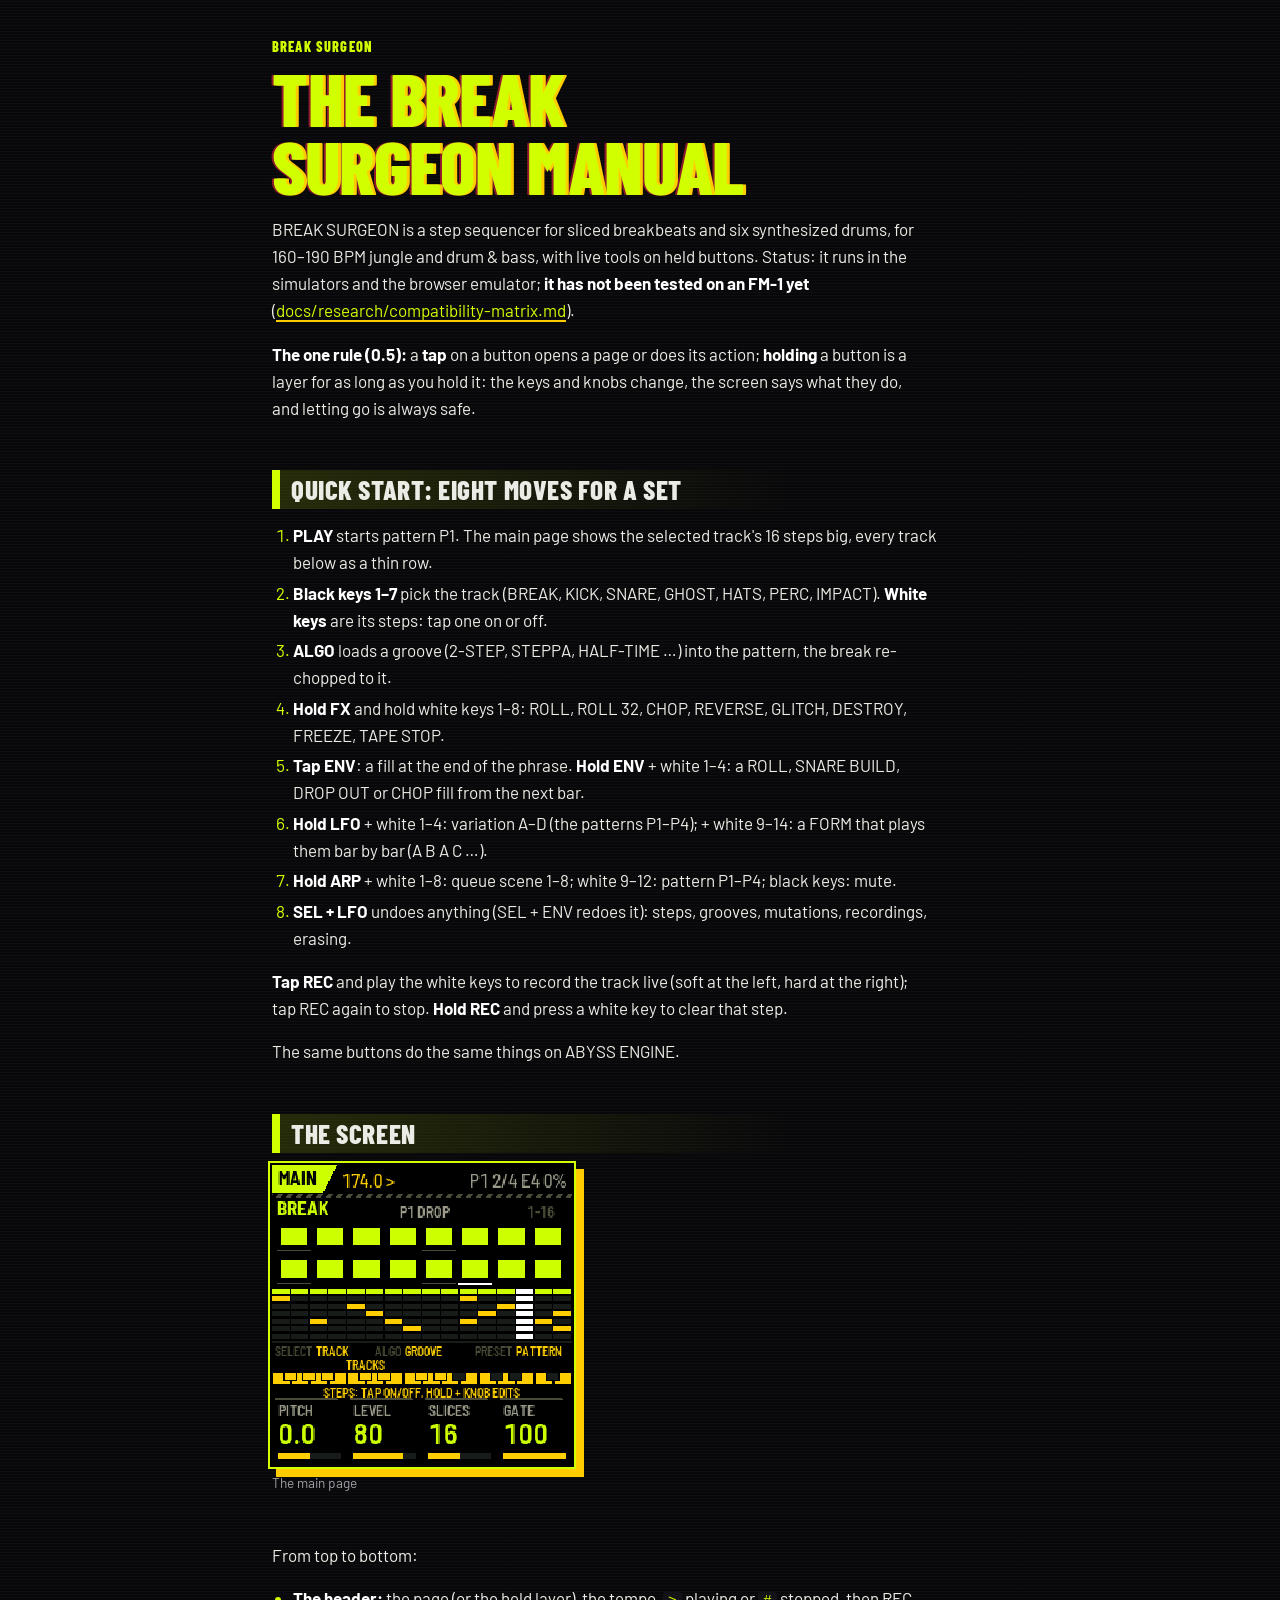
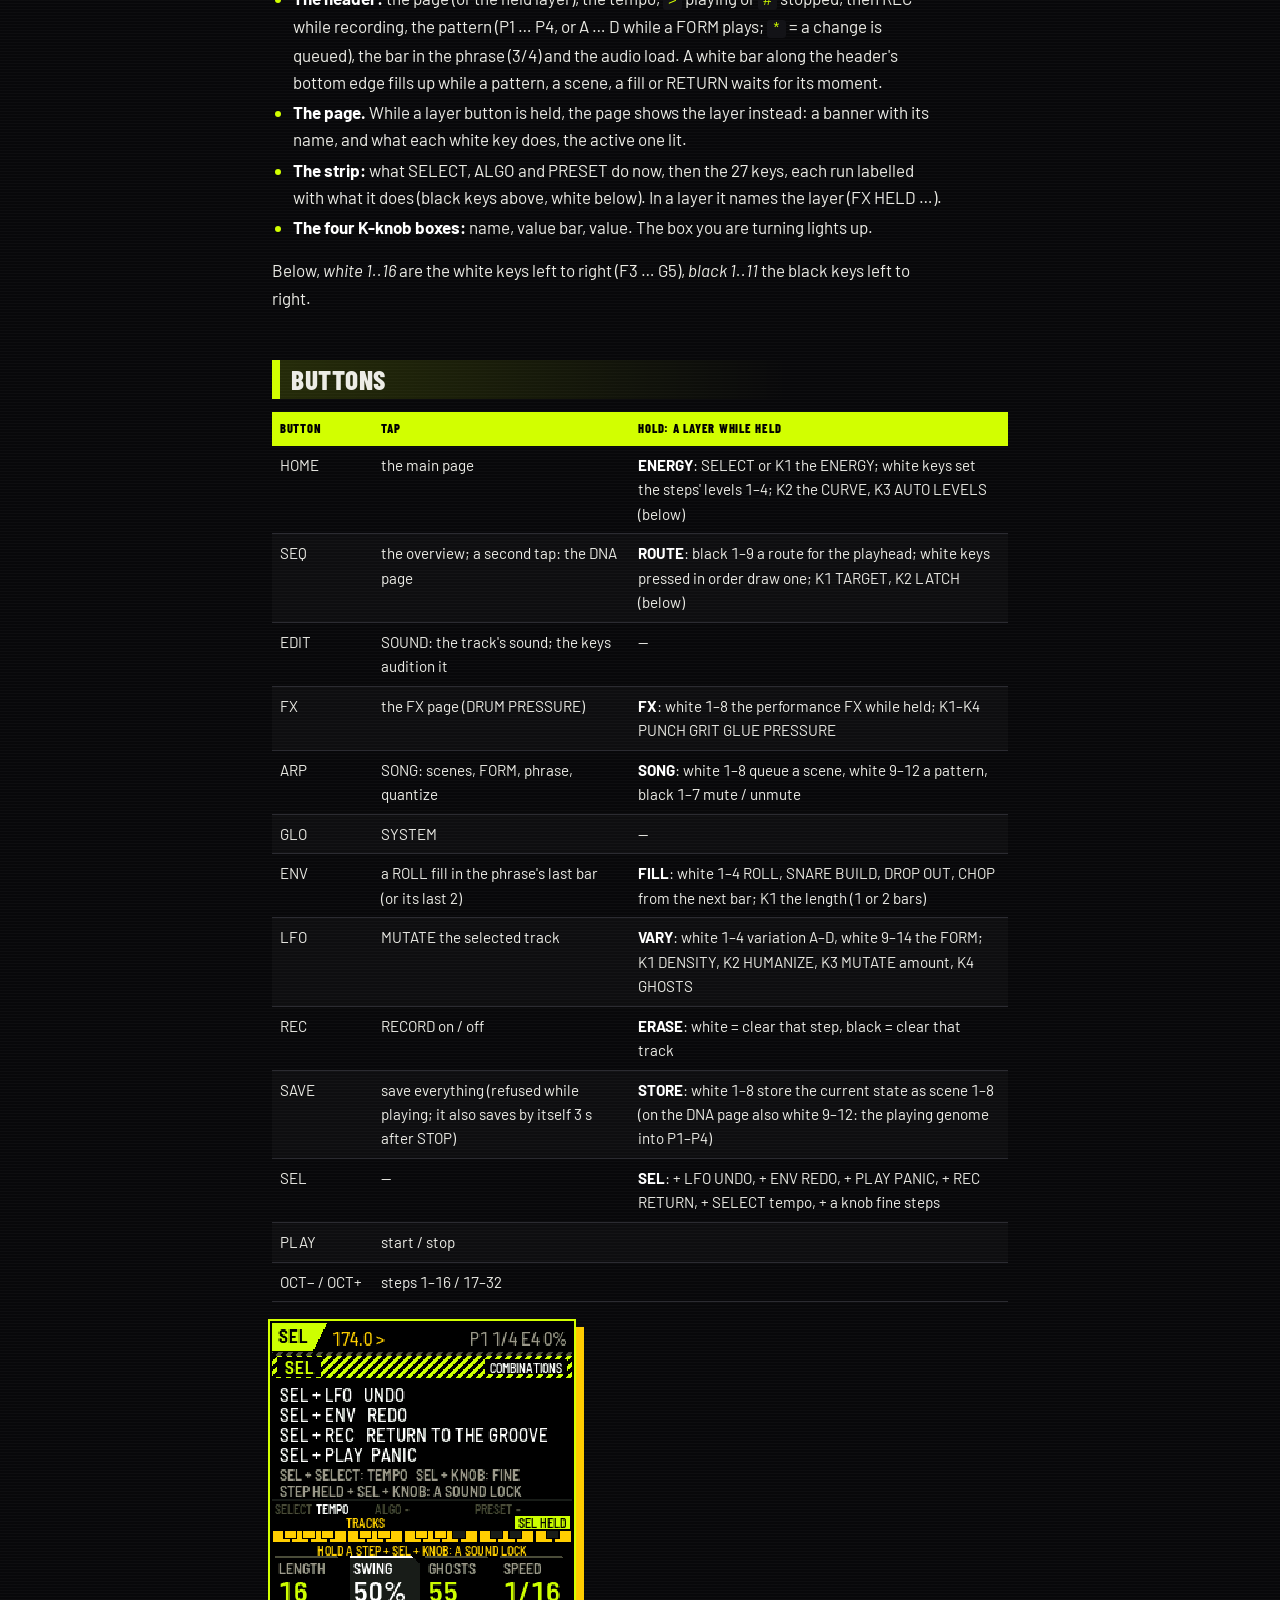
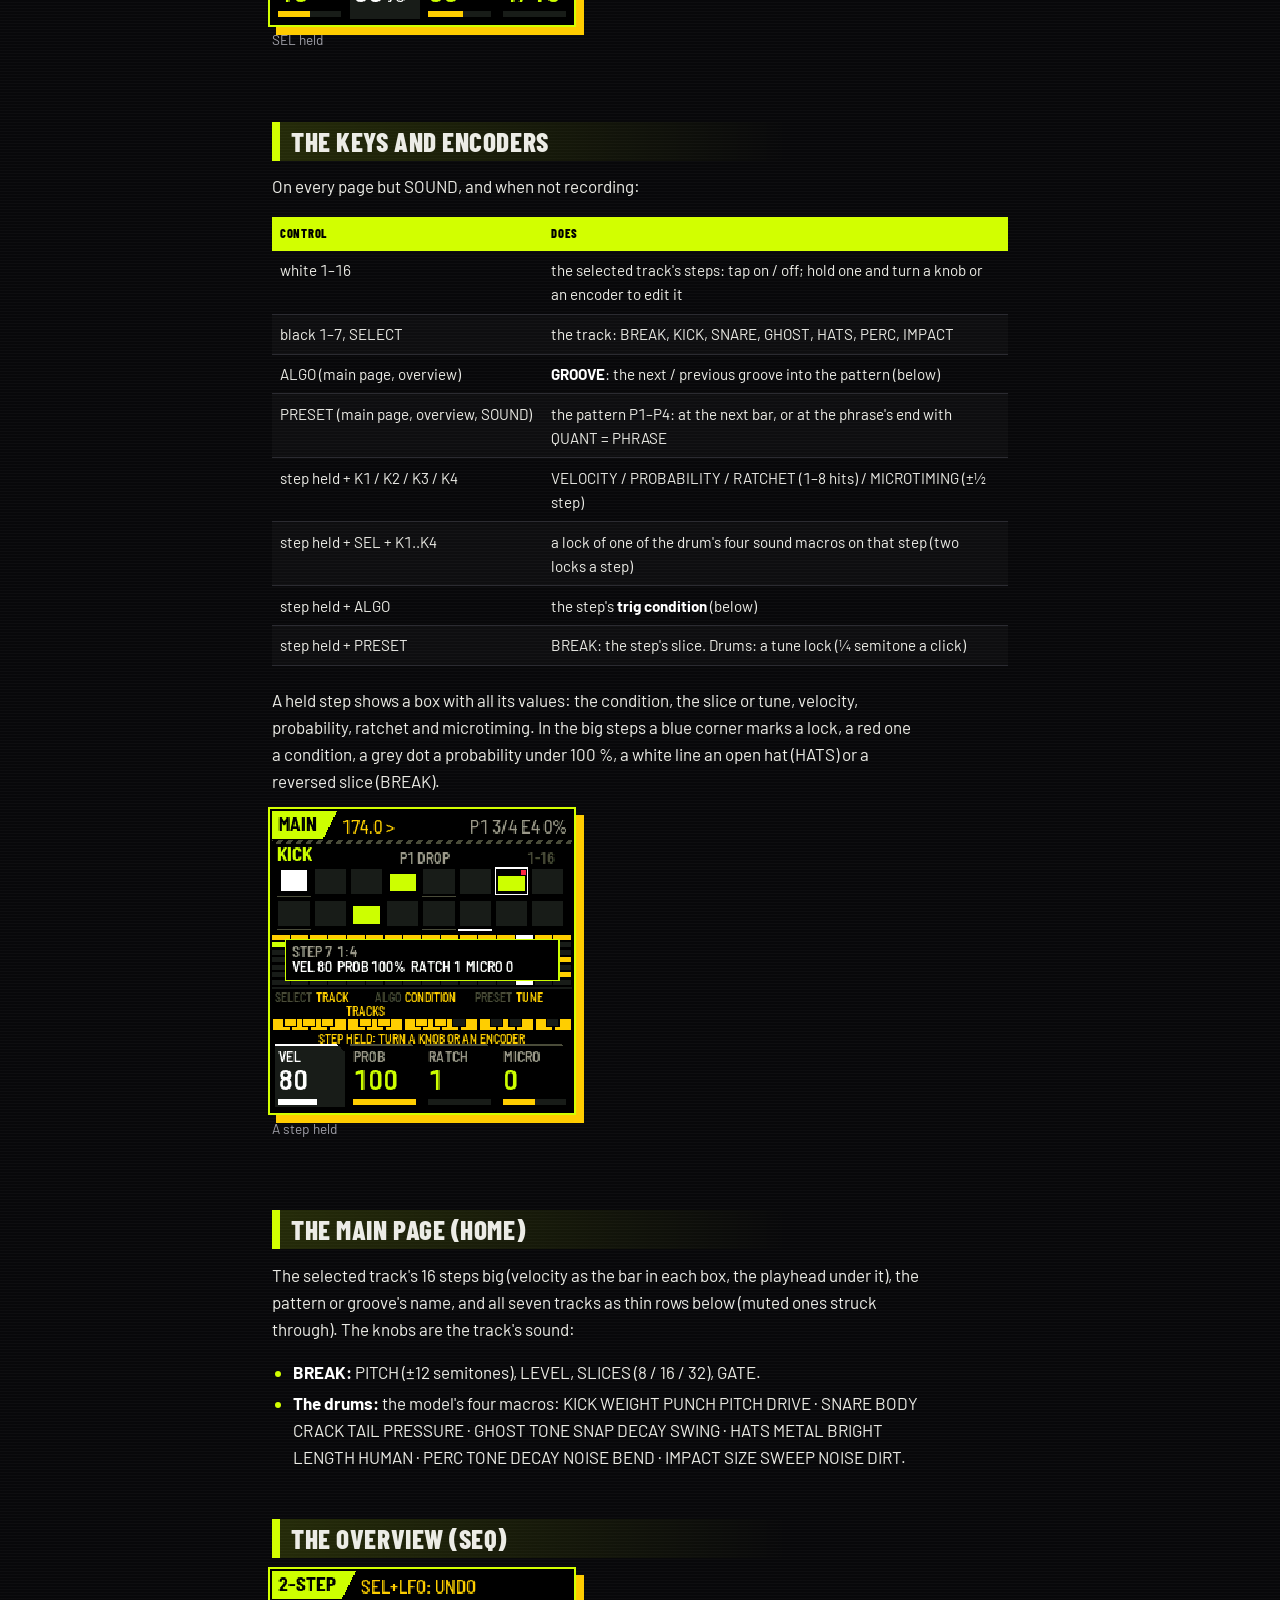
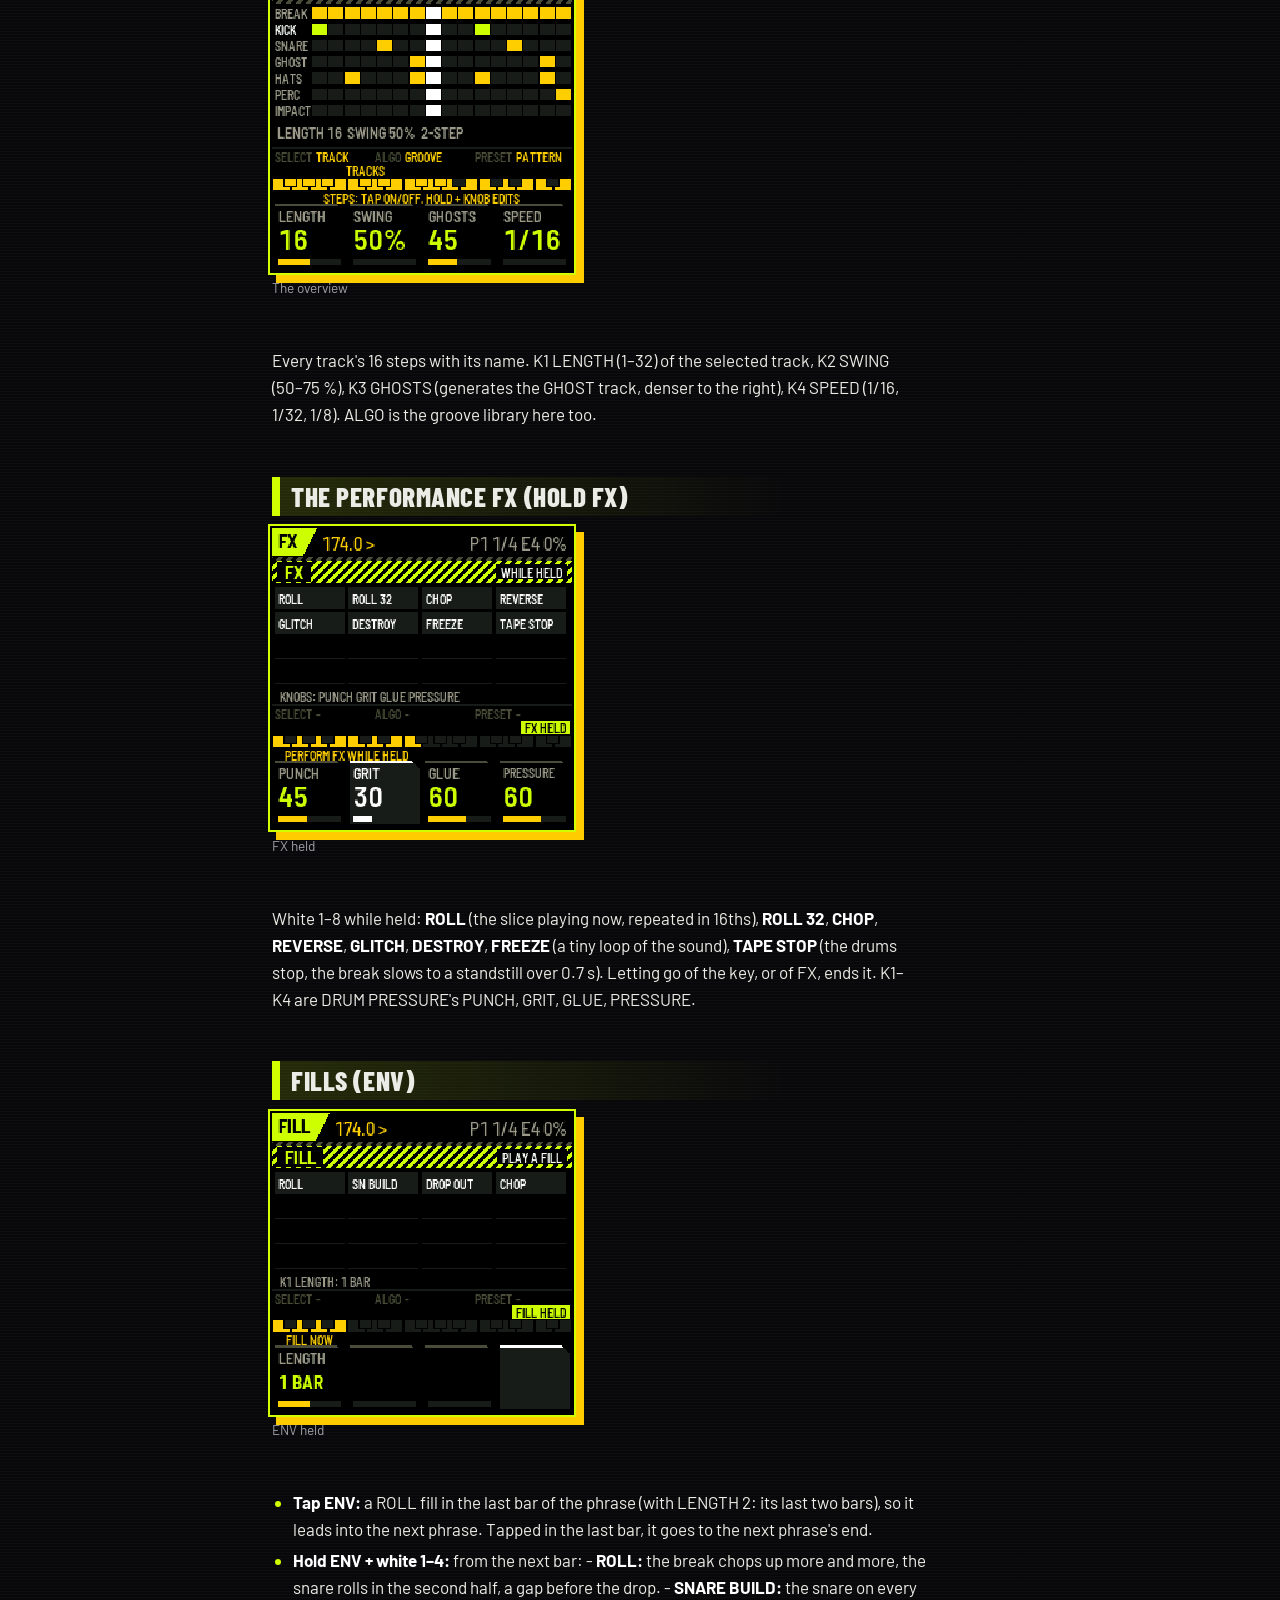
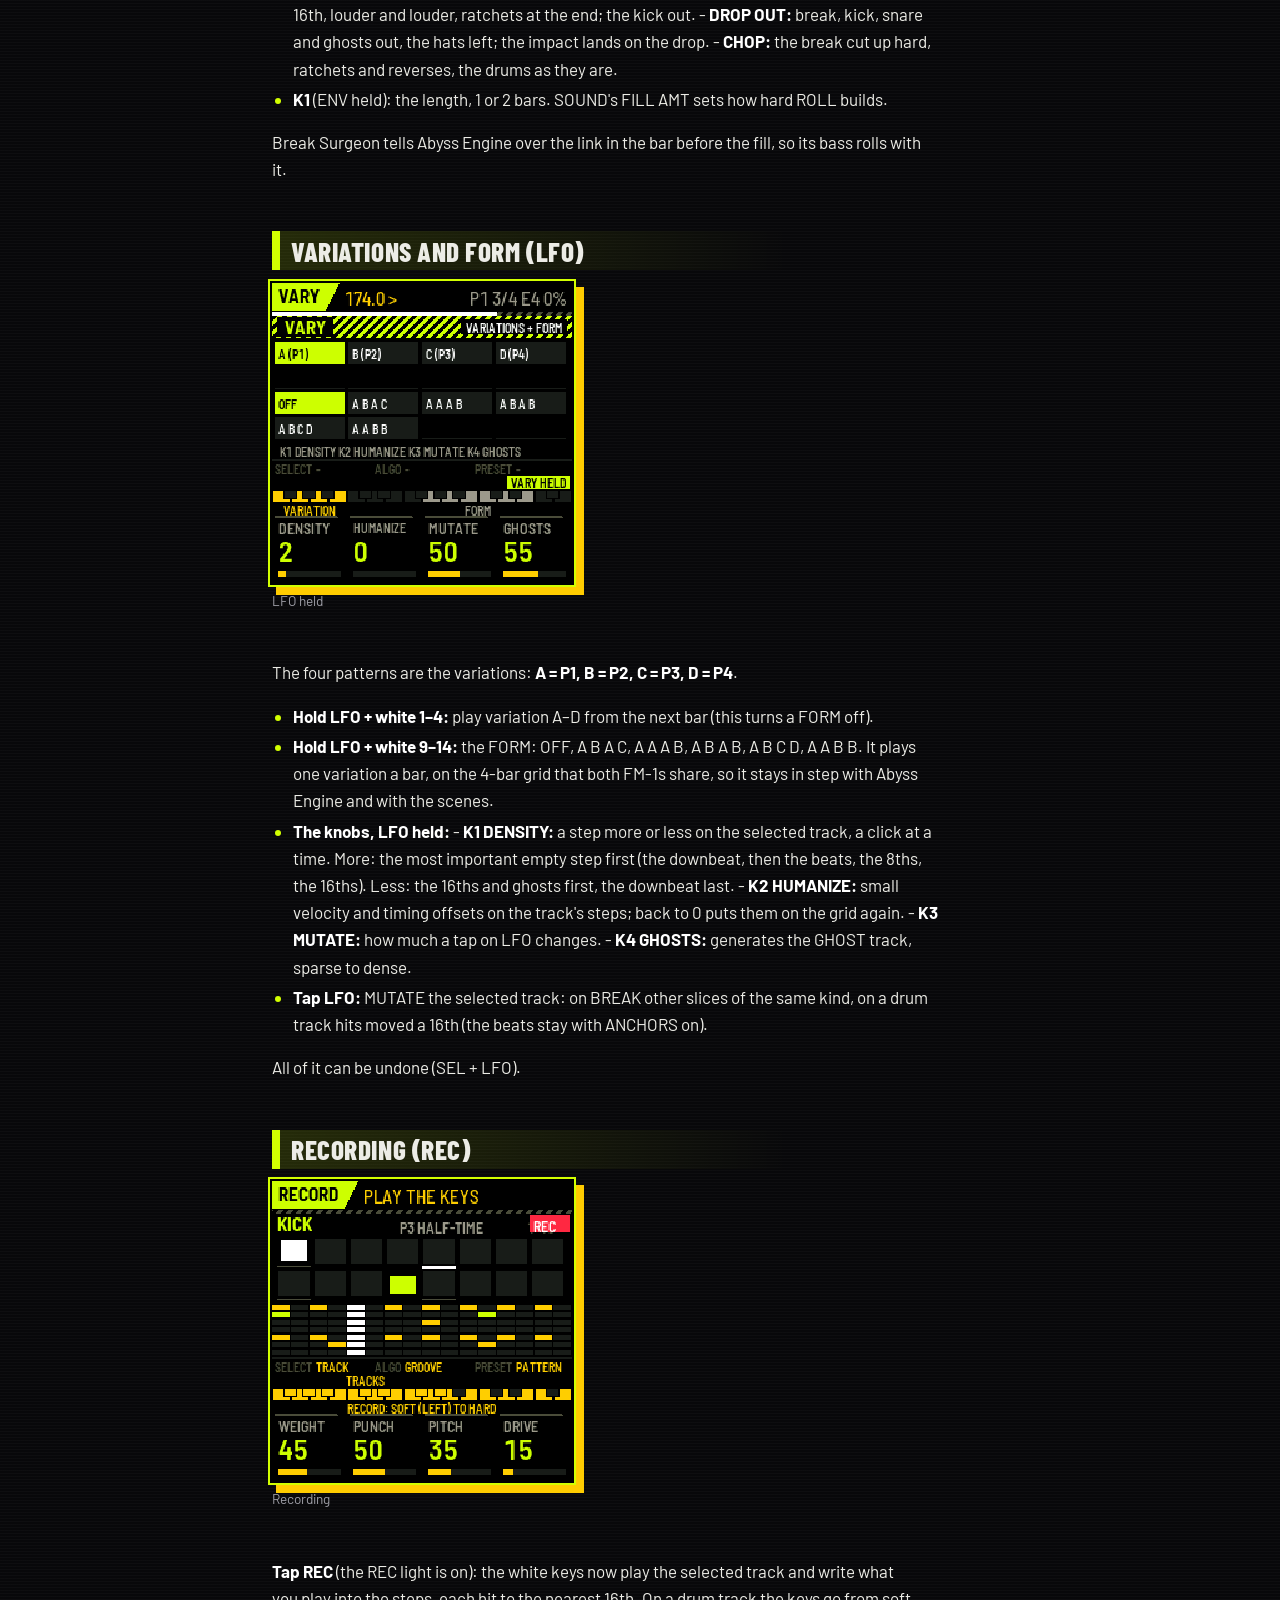
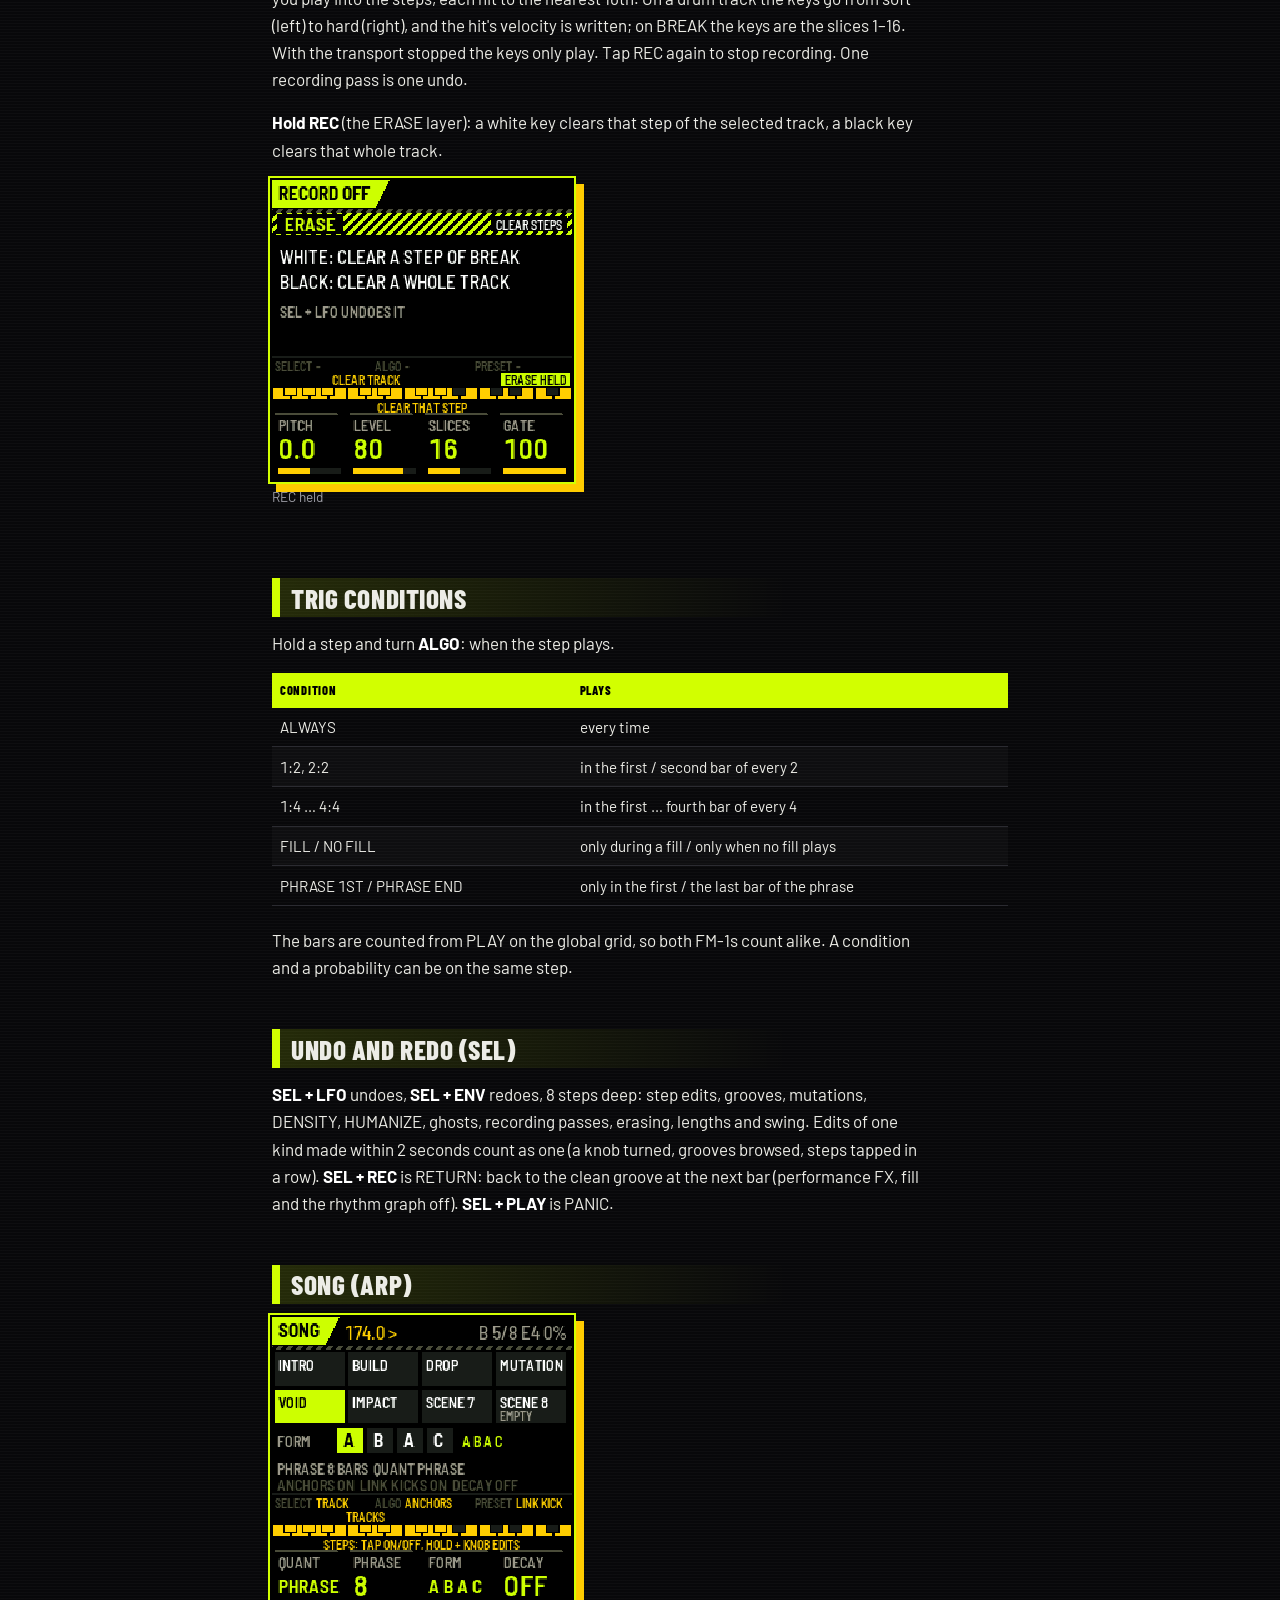
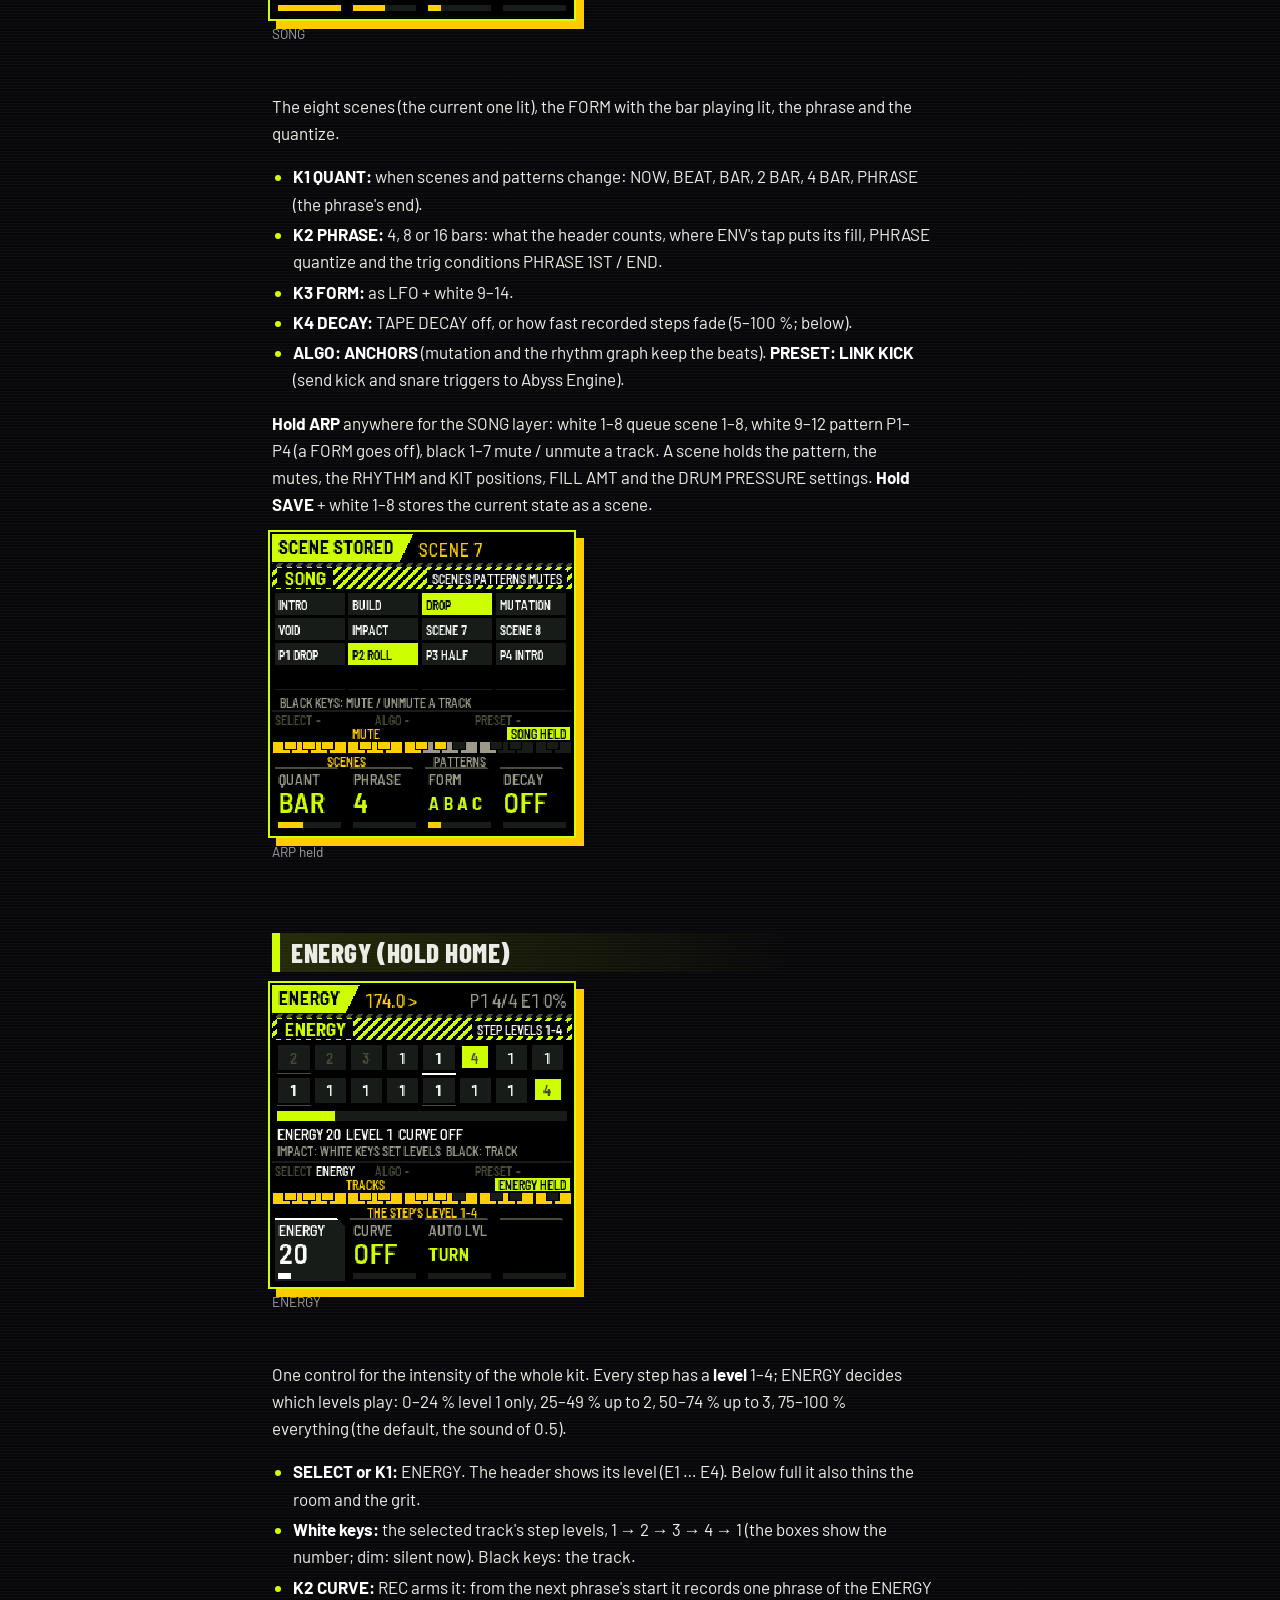
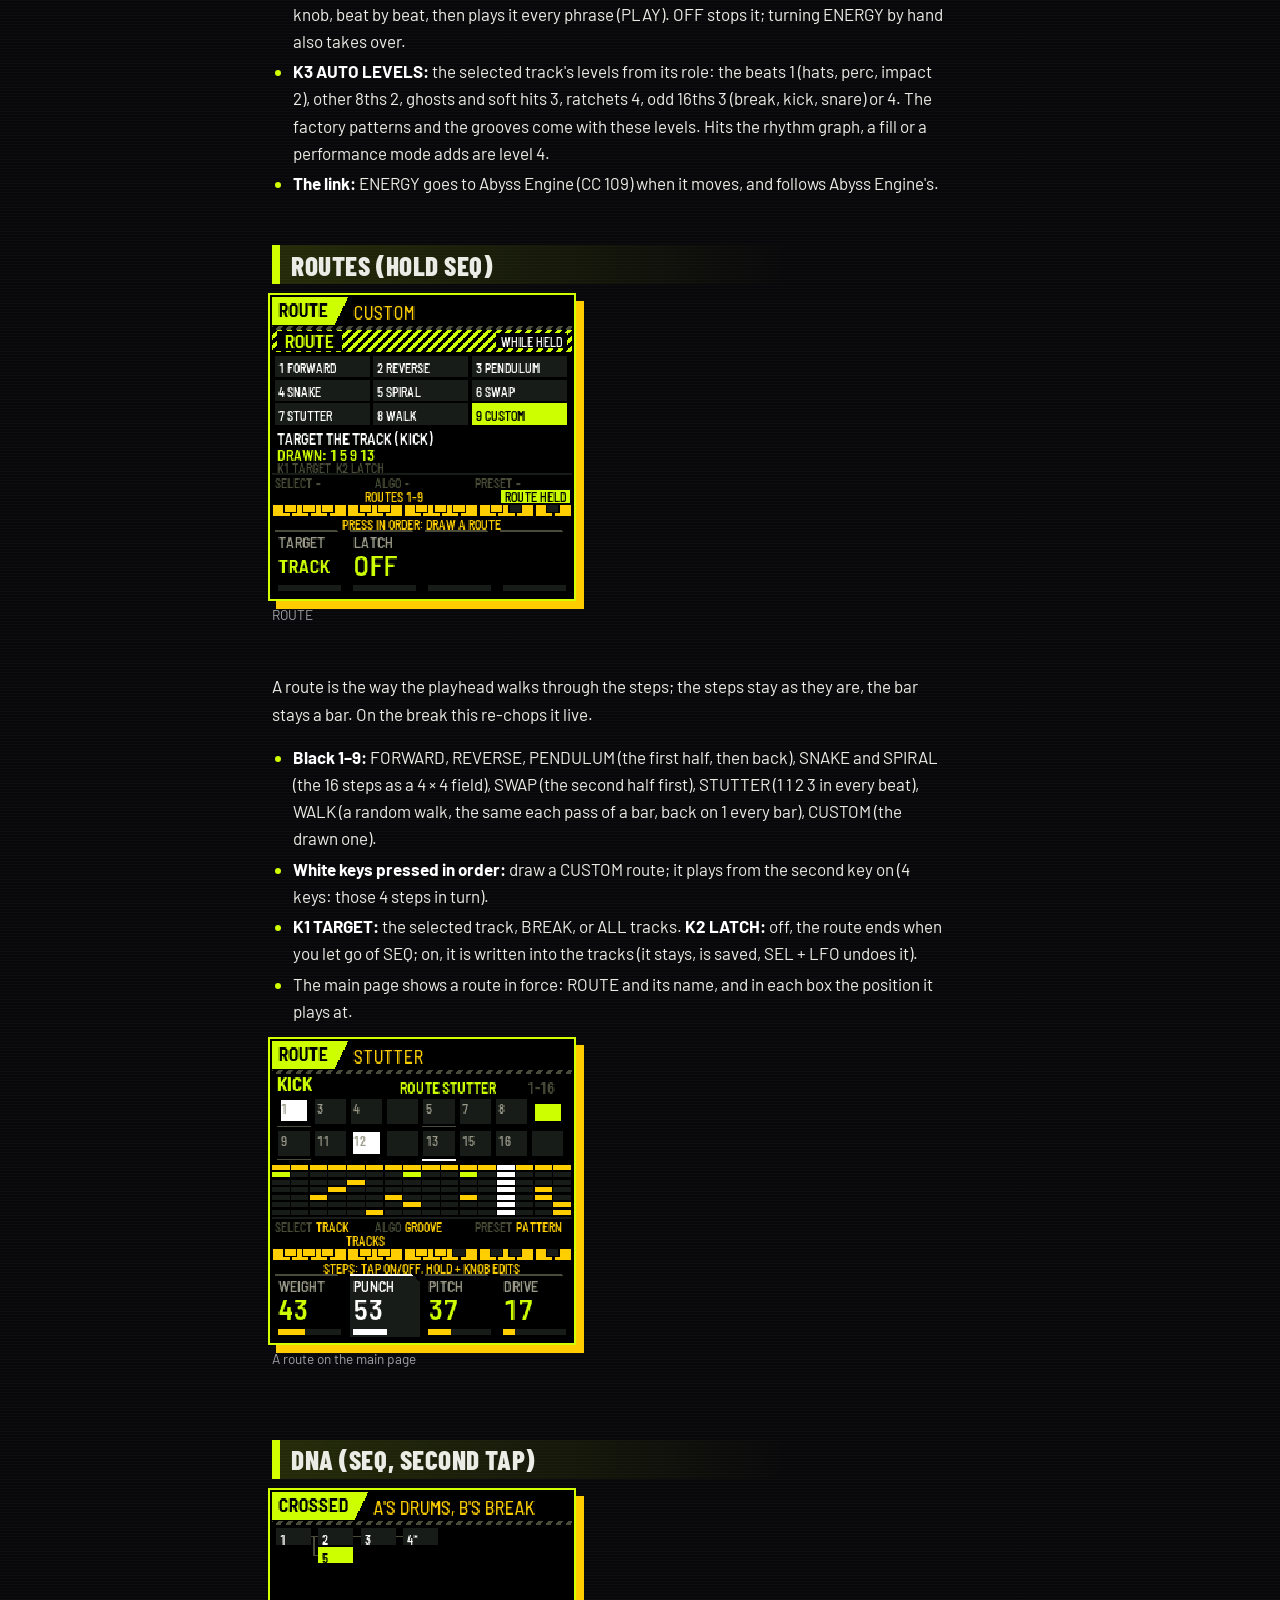
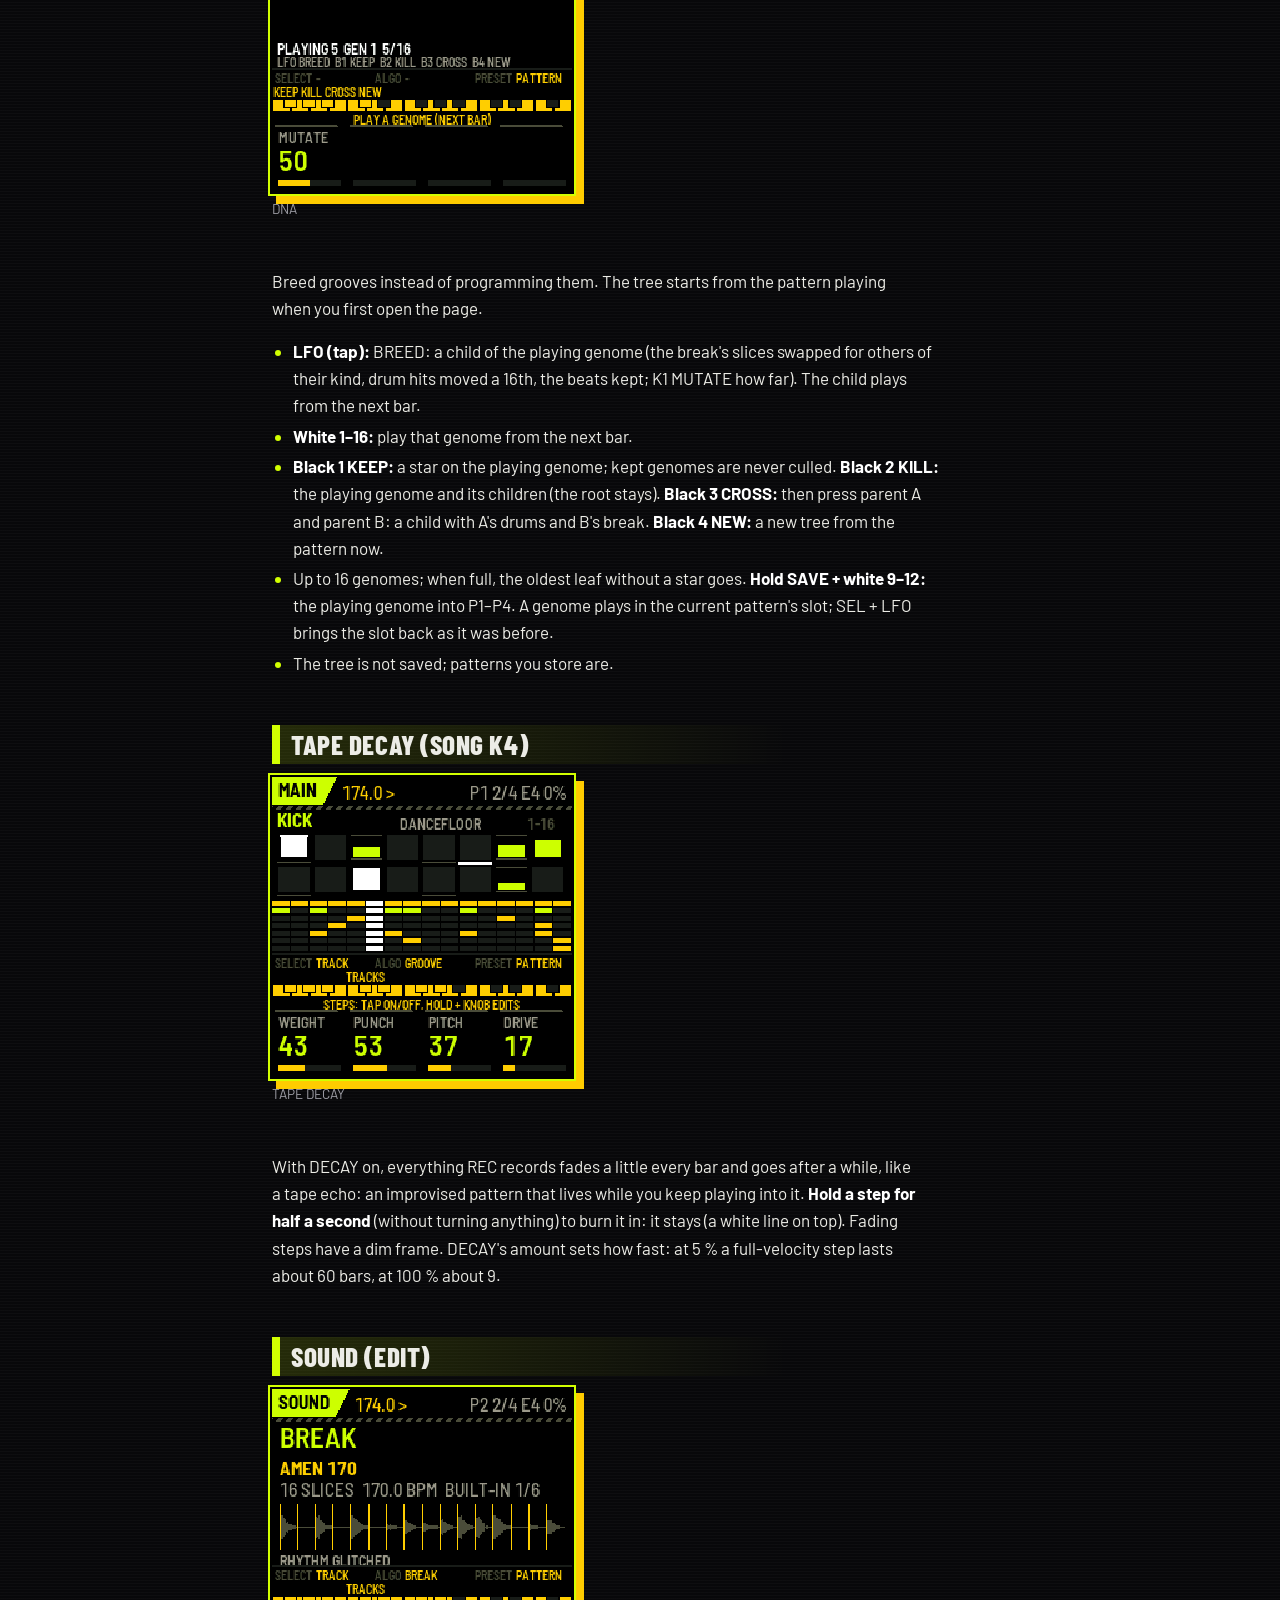
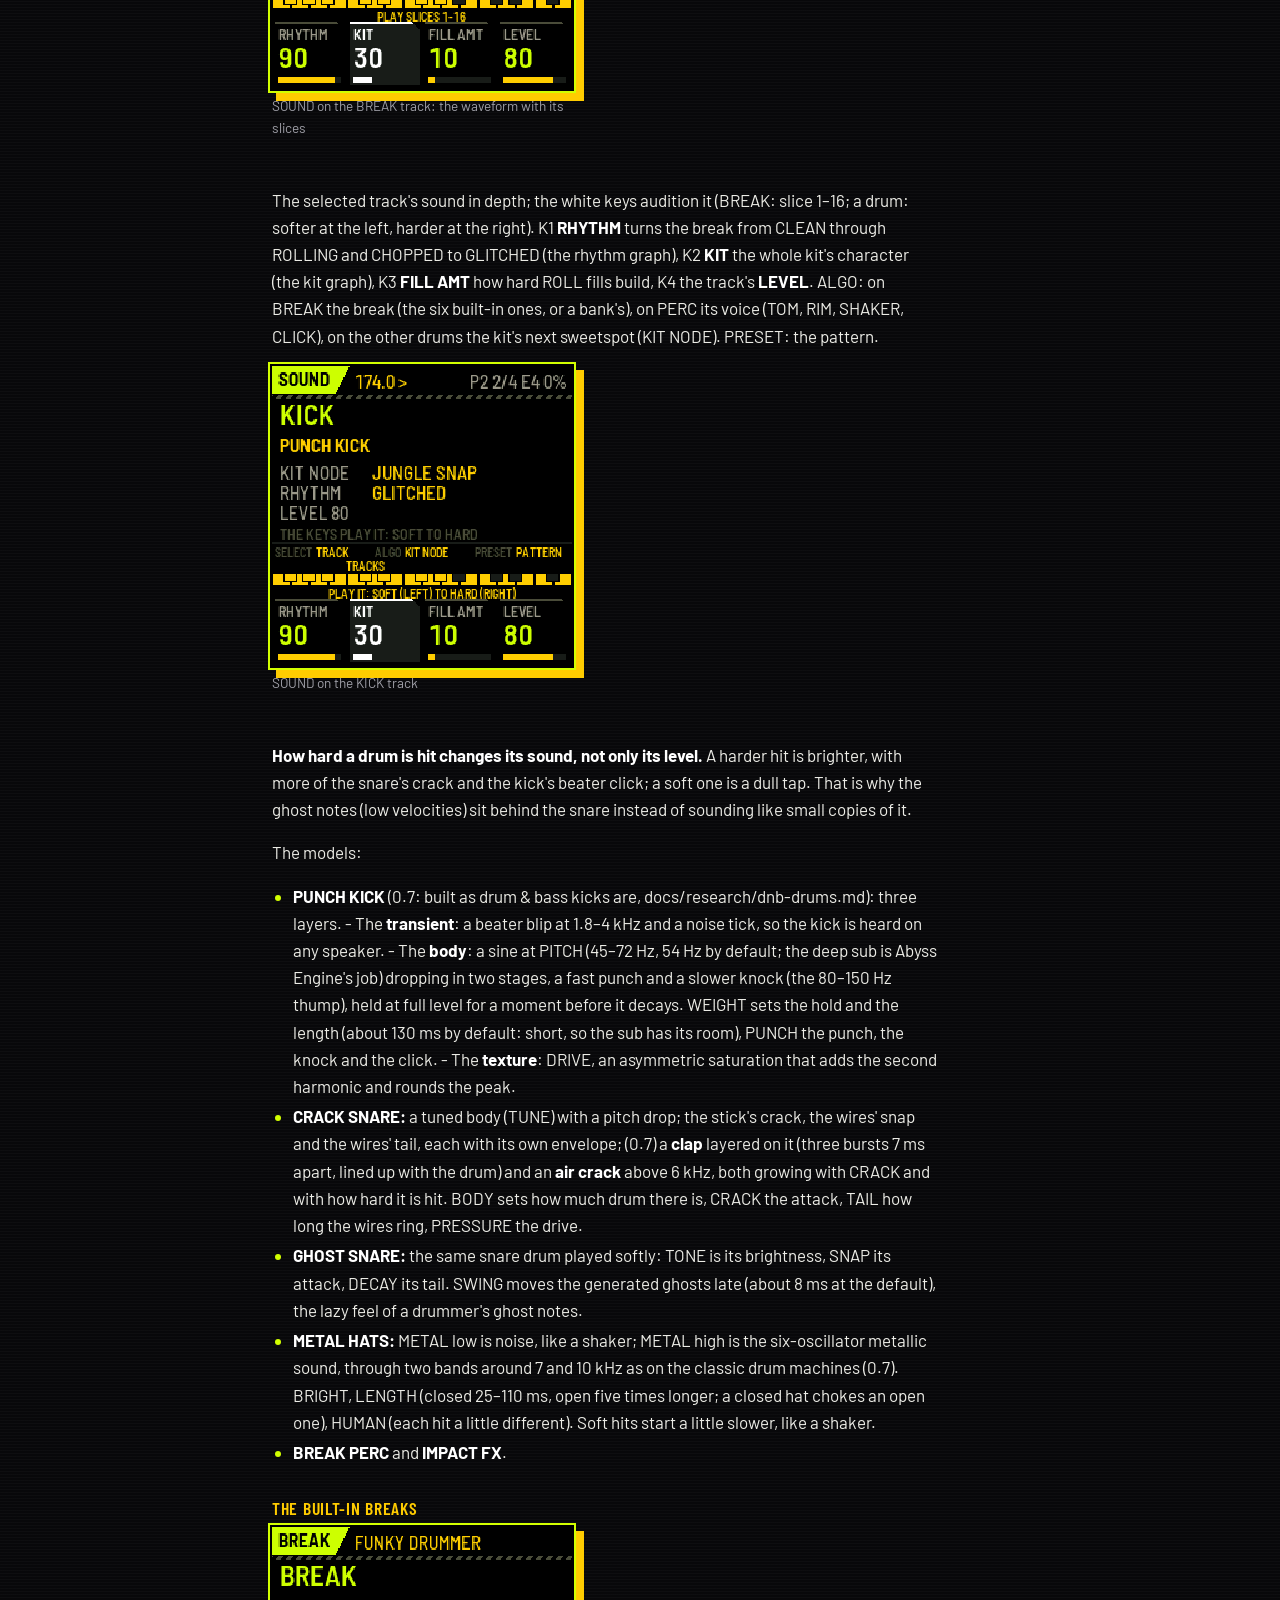
<file: release/site/break-surgeon/manual/index.html>
<!doctype html>
<html data-fw="bs" lang="en">
<head>
<meta charset="utf-8">
<meta name="viewport" content="width=device-width, initial-scale=1">
<title>BREAK SURGEON: The BREAK SURGEON manual</title>
<meta name="description" content="The BREAK SURGEON manual for BREAK SURGEON, a firmware for the M-VAVE FM-1.">
<style>
/* paper and ink: warm white paper, ink-blue type, vermilion for what is played, mustard for asides; a shade of the
   paper for code and callouts (CTL-1's; a firmware may restyle its site) */
:root {
  --paper: #fbf8f1; --sheet: #efe9dc; --rule: #ddd4c2; --ink: #1e2b5a; --muted: #5d6585;
  --hot: #e5482e; --hot-t: #f8d3c9; --cool: #d9a21b; --cool-t: #f5e4b8;
  --hot-ink: #c23a22;                                 /* the vermilion as text: 4.5:1 on the paper */
  color-scheme: light;
}
body {
  background: var(--paper); color: var(--ink); margin: 0;
  font: 400 17px/1.6 "Helvetica Neue", Helvetica, Arial, sans-serif;
  padding-inline: 16px; padding-block: 32px 64px;
}
main { max-width: 46rem; margin: 0 auto; }
.page > .site { max-width: 46rem; margin-inline: auto; }
main:focus { outline: none; }
h1, h2, h3 { font-family: inherit; text-wrap: balance; line-height: 1.2; }
h1 { font-size: 2.2rem; font-weight: 700; margin: 0 0 .4rem; letter-spacing: .02em; }
h2 { font-size: 1.3rem; font-weight: 700; margin: 3rem 0 .8rem; padding-top: .8rem; border-top: 2px solid var(--ink); }
h2 .num { color: var(--hot); margin-right: .5em; font-variant-numeric: tabular-nums; }
h3 { font-size: 1.1rem; font-weight: 700; margin: 2rem 0 .5rem; }
p, li { max-width: 65ch; }
p { margin: 0 0 1rem; }
ul, ol { padding-left: 1.3rem; margin: 0 0 1rem; }
li { margin: .2rem 0; }
li::marker { color: var(--hot); }
strong { font-weight: 700; }
a { color: var(--ink); text-decoration-color: var(--hot); text-decoration-thickness: 2px; text-underline-offset: 3px; }
a:hover { background: var(--hot-t); }
:focus-visible { outline: 3px solid var(--hot-ink); outline-offset: 2px; }
.skip { position: absolute; left: 16px; top: -100px; background: var(--ink); color: var(--paper); padding: 8px 14px; border-radius: 0 0 6px 6px; z-index: 1; }
.skip:focus { top: 0; }
code, pre { font-family: ui-monospace, Menlo, Consolas, monospace; font-size: .86em; }
code { background: var(--sheet); padding: .08em .35em; border-radius: 3px; }
pre { background: var(--sheet); border-radius: 6px; padding: 14px 16px; overflow-x: auto; line-height: 1.45; margin: 0 0 1.2rem; }
pre code { background: none; padding: 0; font-size: inherit; }
hr { display: none; }
.table { overflow-x: auto; margin: 0 0 1.3rem; }
table { border-collapse: collapse; width: 100%; font-size: .95rem; font-variant-numeric: tabular-nums; }
th, td { text-align: left; vertical-align: top; padding: .45rem .7rem .45rem 0; border-bottom: 1px solid var(--rule); }
th { font-weight: 700; text-transform: uppercase; letter-spacing: .06em; font-size: .78rem; color: var(--muted); border-bottom: 2px solid var(--ink); }
td:first-child { white-space: nowrap; }
.lede { margin-bottom: 1.6rem; }
.status { background: var(--sheet); border-radius: 6px; padding: 12px 16px; }
.status p { margin: 0; }
.site { display: flex; flex-wrap: wrap; align-items: baseline; gap: .3rem 1.2rem; margin: 0 0 1.6rem; padding-bottom: .5rem; border-bottom: 2px solid var(--ink); }
.site .home { font-size: 1.1rem; font-weight: 700; letter-spacing: .04em; color: var(--ink); text-decoration: none; }
.site .home:hover { color: var(--hot-ink); background: none; }
.site nav { margin-left: auto; display: flex; flex-wrap: wrap; gap: .2rem 1rem; font-size: .92rem; }
.site nav a { color: var(--ink); text-underline-offset: 3px; }
.site nav a[aria-current] { text-decoration: none; color: var(--hot-ink); }
a.home { color: inherit; text-decoration: none; }
a.home:hover { background: none; color: var(--hot-ink); }
main > a.home { display: inline-block; font-size: .9rem; letter-spacing: .08em; text-transform: uppercase; color: var(--muted); margin: 0 0 .4rem; }
.callout { border-left: 4px solid var(--cool); background: var(--cool-t); padding: 10px 16px; margin: 0 0 1.2rem; max-width: 65ch; border-radius: 0 6px 6px 0; }
.callout p { margin: 0; }
details { background: var(--sheet); border-radius: 6px; padding: 0 16px; margin: 0 0 1.2rem; }
details > summary { cursor: pointer; padding: 10px 0; }
details[open] > summary { margin-bottom: .4rem; }
details > :last-child { margin-bottom: 1rem; }
.swatch { display: inline-block; width: .7em; height: .7em; margin-right: .4em; vertical-align: .02em; }
nav.contents ol { columns: 2 14rem; column-gap: 2rem; padding-left: 1.3rem; }
.figs { display: flex; flex-wrap: wrap; gap: 20px; margin: .4rem 0 1.6rem; }
figure { margin: 0; flex: 0 1 auto; }
figure img { display: block; max-width: 100%; height: auto; }
figure.shot img { width: 300px; image-rendering: pixelated; border-radius: 4px; box-shadow: 0 0 0 1px var(--rule); }
figure.wide { flex-basis: 100%; }
figure.wide img { width: 100%; }
figcaption { color: var(--muted); font-size: .88rem; margin-top: .4rem; max-width: 300px; }
figure.wide figcaption { max-width: none; }
nav.contents li { break-inside: avoid; }
@media (prefers-reduced-motion: no-preference) { html { scroll-behavior: smooth; } }
</style>
<link rel="stylesheet" href="../../dnb.css">
</head>
<body>
<a class="skip" href="#content">Skip to content</a>
<div class="page">
<main id="content" tabindex="-1">
<a class="home" href="../">BREAK SURGEON</a>
<h1>The BREAK SURGEON manual</h1>
<p>BREAK SURGEON is a step sequencer for sliced breakbeats and six synthesized drums, for 160–190 BPM jungle and drum &amp; bass, with live tools on held buttons. Status: it runs in the simulators and the browser emulator; <strong>it has not been tested on an FM-1 yet</strong> (<a href="https://github.com/RahelPuest/jungle-os-fm1/blob/main/docs/research/compatibility-matrix.md">docs/research/compatibility-matrix.md</a>).</p>
<p><strong>The one rule (0.5):</strong> a <strong>tap</strong> on a button opens a page or does its action; <strong>holding</strong> a button is a layer for as long as you hold it: the keys and knobs change, the screen says what they do, and letting go is always safe.</p>
<h2 id="quick-start-eight-moves-for-a-set">Quick start: eight moves for a set</h2>
<ol><li><strong>PLAY</strong> starts pattern P1. The main page shows the selected track's 16 steps big, every track below as a thin row.</li><li><strong>Black keys 1–7</strong> pick the track (BREAK, KICK, SNARE, GHOST, HATS, PERC, IMPACT). <strong>White keys</strong> are its steps: tap one on or off.</li><li><strong>ALGO</strong> loads a groove (2-STEP, STEPPA, HALF-TIME …) into the pattern, the break re-chopped to it.</li><li><strong>Hold FX</strong> and hold white keys 1–8: ROLL, ROLL 32, CHOP, REVERSE, GLITCH, DESTROY, FREEZE, TAPE STOP.</li><li><strong>Tap ENV</strong>: a fill at the end of the phrase. <strong>Hold ENV</strong> + white 1–4: a ROLL, SNARE BUILD, DROP OUT or CHOP fill from the next bar.</li><li><strong>Hold LFO</strong> + white 1–4: variation A–D (the patterns P1–P4); + white 9–14: a FORM that plays them bar by bar (A B A C …).</li><li><strong>Hold ARP</strong> + white 1–8: queue scene 1–8; white 9–12: pattern P1–P4; black keys: mute.</li><li><strong>SEL + LFO</strong> undoes anything (SEL + ENV redoes it): steps, grooves, mutations, recordings, erasing.</li></ol>
<p><strong>Tap REC</strong> and play the white keys to record the track live (soft at the left, hard at the right); tap REC again to stop. <strong>Hold REC</strong> and press a white key to clear that step.</p>
<p>The same buttons do the same things on ABYSS ENGINE.</p>
<h2 id="the-screen">The screen</h2>
<div class="figs"><figure class="shot"><img src="img/main.png" alt="The main page while playing: BREAK&#x27;s 16 steps big, the seven tracks as rows below, the strip, PITCH LEVEL SLICES GATE" loading="lazy"><figcaption>The main page</figcaption></figure></div>
<p>From top to bottom:</p>
<ul><li><strong>The header:</strong> the page (or the held layer), the tempo, <code>&gt;</code> playing or <code>#</code> stopped, then REC while recording, the pattern (P1 … P4, or A … D while a FORM plays; <code>*</code> = a change is queued), the bar in the phrase (3/4) and the audio load. A white bar along the header's bottom edge fills up while a pattern, a scene, a fill or RETURN waits for its moment.</li><li><strong>The page.</strong> While a layer button is held, the page shows the layer instead: a banner with its name, and what each white key does, the active one lit.</li><li><strong>The strip:</strong> what SELECT, ALGO and PRESET do now, then the 27 keys, each run labelled with what it does (black keys above, white below). In a layer it names the layer (FX HELD …).</li><li><strong>The four K-knob boxes:</strong> name, value bar, value. The box you are turning lights up.</li></ul>
<p>Below, <em>white 1..16</em> are the white keys left to right (F3 … G5), <em>black 1..11</em> the black keys left to right.</p>
<h2 id="buttons">Buttons</h2>
<div class="table" tabindex="0" role="region" aria-label="Table: Buttons (Button, Tap, Hold: a layer while held)"><table><thead><tr><th>Button</th><th>Tap</th><th>Hold: a layer while held</th></tr></thead><tbody><tr><td>HOME</td><td>the main page</td><td><strong>ENERGY</strong>: SELECT or K1 the ENERGY; white keys set the steps' levels 1–4; K2 the CURVE, K3 AUTO LEVELS (below)</td></tr><tr><td>SEQ</td><td>the overview; a second tap: the DNA page</td><td><strong>ROUTE</strong>: black 1–9 a route for the playhead; white keys pressed in order draw one; K1 TARGET, K2 LATCH (below)</td></tr><tr><td>EDIT</td><td>SOUND: the track's sound; the keys audition it</td><td>—</td></tr><tr><td>FX</td><td>the FX page (DRUM PRESSURE)</td><td><strong>FX</strong>: white 1–8 the performance FX while held; K1–K4 PUNCH GRIT GLUE PRESSURE</td></tr><tr><td>ARP</td><td>SONG: scenes, FORM, phrase, quantize</td><td><strong>SONG</strong>: white 1–8 queue a scene, white 9–12 a pattern, black 1–7 mute / unmute</td></tr><tr><td>GLO</td><td>SYSTEM</td><td>—</td></tr><tr><td>ENV</td><td>a ROLL fill in the phrase's last bar (or its last 2)</td><td><strong>FILL</strong>: white 1–4 ROLL, SNARE BUILD, DROP OUT, CHOP from the next bar; K1 the length (1 or 2 bars)</td></tr><tr><td>LFO</td><td>MUTATE the selected track</td><td><strong>VARY</strong>: white 1–4 variation A–D, white 9–14 the FORM; K1 DENSITY, K2 HUMANIZE, K3 MUTATE amount, K4 GHOSTS</td></tr><tr><td>REC</td><td>RECORD on / off</td><td><strong>ERASE</strong>: white = clear that step, black = clear that track</td></tr><tr><td>SAVE</td><td>save everything (refused while playing; it also saves by itself 3 s after STOP)</td><td><strong>STORE</strong>: white 1–8 store the current state as scene 1–8 (on the DNA page also white 9–12: the playing genome into P1–P4)</td></tr><tr><td>SEL</td><td>—</td><td><strong>SEL</strong>: + LFO UNDO, + ENV REDO, + PLAY PANIC, + REC RETURN, + SELECT tempo, + a knob fine steps</td></tr><tr><td>PLAY</td><td>start / stop</td><td></td></tr><tr><td>OCT− / OCT+</td><td>steps 1–16 / 17–32</td><td></td></tr></tbody></table></div>
<div class="figs"><figure class="shot"><img src="img/sel.png" alt="Holding SEL: the combinations" loading="lazy"><figcaption>SEL held</figcaption></figure></div>
<h2 id="the-keys-and-encoders">The keys and encoders</h2>
<p>On every page but SOUND, and when not recording:</p>
<div class="table" tabindex="0" role="region" aria-label="Table: The keys and encoders (Control, Does)"><table><thead><tr><th>Control</th><th>Does</th></tr></thead><tbody><tr><td>white 1–16</td><td>the selected track's steps: tap on / off; hold one and turn a knob or an encoder to edit it</td></tr><tr><td>black 1–7, SELECT</td><td>the track: BREAK, KICK, SNARE, GHOST, HATS, PERC, IMPACT</td></tr><tr><td>ALGO (main page, overview)</td><td><strong>GROOVE</strong>: the next / previous groove into the pattern (below)</td></tr><tr><td>PRESET (main page, overview, SOUND)</td><td>the pattern P1–P4: at the next bar, or at the phrase's end with QUANT = PHRASE</td></tr><tr><td>step held + K1 / K2 / K3 / K4</td><td>VELOCITY / PROBABILITY / RATCHET (1–8 hits) / MICROTIMING (±½ step)</td></tr><tr><td>step held + SEL + K1..K4</td><td>a lock of one of the drum's four sound macros on that step (two locks a step)</td></tr><tr><td>step held + ALGO</td><td>the step's <strong>trig condition</strong> (below)</td></tr><tr><td>step held + PRESET</td><td>BREAK: the step's slice. Drums: a tune lock (¼ semitone a click)</td></tr></tbody></table></div>
<p>A held step shows a box with all its values: the condition, the slice or tune, velocity, probability, ratchet and microtiming. In the big steps a blue corner marks a lock, a red one a condition, a grey dot a probability under 100 %, a white line an open hat (HATS) or a reversed slice (BREAK).</p>
<div class="figs"><figure class="shot"><img src="img/main_step.png" alt="A KICK step held: its values in the box, the knobs on VEL PROB RATCH MICRO" loading="lazy"><figcaption>A step held</figcaption></figure></div>
<h2 id="the-main-page-home">The main page (HOME)</h2>
<p>The selected track's 16 steps big (velocity as the bar in each box, the playhead under it), the pattern or groove's name, and all seven tracks as thin rows below (muted ones struck through). The knobs are the track's sound:</p>
<ul><li><strong>BREAK:</strong> PITCH (±12 semitones), LEVEL, SLICES (8 / 16 / 32), GATE.</li><li><strong>The drums:</strong> the model's four macros: KICK WEIGHT PUNCH PITCH DRIVE · SNARE BODY CRACK TAIL PRESSURE · GHOST TONE SNAP DECAY SWING · HATS METAL BRIGHT LENGTH HUMAN · PERC TONE DECAY NOISE BEND · IMPACT SIZE SWEEP NOISE DIRT.</li></ul>
<h2 id="the-overview-seq">The overview (SEQ)</h2>
<div class="figs"><figure class="shot"><img src="img/overview.png" alt="The overview: seven tracks with their names, the groove 2-STEP loaded" loading="lazy"><figcaption>The overview</figcaption></figure></div>
<p>Every track's 16 steps with its name. K1 LENGTH (1–32) of the selected track, K2 SWING (50–75 %), K3 GHOSTS (generates the GHOST track, denser to the right), K4 SPEED (1/16, 1/32, 1/8). ALGO is the groove library here too.</p>
<h2 id="the-performance-fx-hold-fx">The performance FX (hold FX)</h2>
<div class="figs"><figure class="shot"><img src="img/fx_layer.png" alt="FX held: the eight performance FX" loading="lazy"><figcaption>FX held</figcaption></figure></div>
<p>White 1–8 while held: <strong>ROLL</strong> (the slice playing now, repeated in 16ths), <strong>ROLL 32</strong>, <strong>CHOP</strong>, <strong>REVERSE</strong>, <strong>GLITCH</strong>, <strong>DESTROY</strong>, <strong>FREEZE</strong> (a tiny loop of the sound), <strong>TAPE STOP</strong> (the drums stop, the break slows to a standstill over 0.7 s). Letting go of the key, or of FX, ends it. K1–K4 are DRUM PRESSURE's PUNCH, GRIT, GLUE, PRESSURE.</p>
<h2 id="fills-env">Fills (ENV)</h2>
<div class="figs"><figure class="shot"><img src="img/fill_layer.png" alt="ENV held: the four fills" loading="lazy"><figcaption>ENV held</figcaption></figure></div>
<ul><li><strong>Tap ENV:</strong> a ROLL fill in the last bar of the phrase (with LENGTH 2: its last two bars), so it leads into the next phrase. Tapped in the last bar, it goes to the next phrase's end.</li><li><strong>Hold ENV + white 1–4:</strong> from the next bar: - <strong>ROLL:</strong> the break chops up more and more, the snare rolls in the second half, a gap before the drop. - <strong>SNARE BUILD:</strong> the snare on every 16th, louder and louder, ratchets at the end; the kick out. - <strong>DROP OUT:</strong> break, kick, snare and ghosts out, the hats left; the impact lands on the drop. - <strong>CHOP:</strong> the break cut up hard, ratchets and reverses, the drums as they are.</li><li><strong>K1</strong> (ENV held): the length, 1 or 2 bars. SOUND's FILL AMT sets how hard ROLL builds.</li></ul>
<p>Break Surgeon tells Abyss Engine over the link in the bar before the fill, so its bass rolls with it.</p>
<h2 id="variations-and-form-lfo">Variations and FORM (LFO)</h2>
<div class="figs"><figure class="shot"><img src="img/vary_layer.png" alt="LFO held: the variations A-D, the forms, DENSITY HUMANIZE MUTATE GHOSTS" loading="lazy"><figcaption>LFO held</figcaption></figure></div>
<p>The four patterns are the variations: <strong>A = P1, B = P2, C = P3, D = P4</strong>.</p>
<ul><li><strong>Hold LFO + white 1–4:</strong> play variation A–D from the next bar (this turns a FORM off).</li><li><strong>Hold LFO + white 9–14:</strong> the FORM: OFF, A B A C, A A A B, A B A B, A B C D, A A B B. It plays one variation a bar, on the 4-bar grid that both FM-1s share, so it stays in step with Abyss Engine and with the scenes.</li><li><strong>The knobs, LFO held:</strong> - <strong>K1 DENSITY:</strong> a step more or less on the selected track, a click at a time. More: the most important empty step first (the downbeat, then the beats, the 8ths, the 16ths). Less: the 16ths and ghosts first, the downbeat last. - <strong>K2 HUMANIZE:</strong> small velocity and timing offsets on the track's steps; back to 0 puts them on the grid again. - <strong>K3 MUTATE:</strong> how much a tap on LFO changes. - <strong>K4 GHOSTS:</strong> generates the GHOST track, sparse to dense.</li><li><strong>Tap LFO:</strong> MUTATE the selected track: on BREAK other slices of the same kind, on a drum track hits moved a 16th (the beats stay with ANCHORS on).</li></ul>
<p>All of it can be undone (SEL + LFO).</p>
<h2 id="recording-rec">Recording (REC)</h2>
<div class="figs"><figure class="shot"><img src="img/rec.png" alt="Recording the KICK: REC in the header, the strip says RECORD" loading="lazy"><figcaption>Recording</figcaption></figure></div>
<p><strong>Tap REC</strong> (the REC light is on): the white keys now play the selected track and write what you play into the steps, each hit to the nearest 16th. On a drum track the keys go from soft (left) to hard (right), and the hit's velocity is written; on BREAK the keys are the slices 1–16. With the transport stopped the keys only play. Tap REC again to stop recording. One recording pass is one undo.</p>
<p><strong>Hold REC</strong> (the ERASE layer): a white key clears that step of the selected track, a black key clears that whole track.</p>
<div class="figs"><figure class="shot"><img src="img/erase_layer.png" alt="REC held: ERASE" loading="lazy"><figcaption>REC held</figcaption></figure></div>
<h2 id="trig-conditions">Trig conditions</h2>
<p>Hold a step and turn <strong>ALGO</strong>: when the step plays.</p>
<div class="table" tabindex="0" role="region" aria-label="Table: Trig conditions (Condition, Plays)"><table><thead><tr><th>Condition</th><th>Plays</th></tr></thead><tbody><tr><td>ALWAYS</td><td>every time</td></tr><tr><td>1:2, 2:2</td><td>in the first / second bar of every 2</td></tr><tr><td>1:4 … 4:4</td><td>in the first … fourth bar of every 4</td></tr><tr><td>FILL / NO FILL</td><td>only during a fill / only when no fill plays</td></tr><tr><td>PHRASE 1ST / PHRASE END</td><td>only in the first / the last bar of the phrase</td></tr></tbody></table></div>
<p>The bars are counted from PLAY on the global grid, so both FM-1s count alike. A condition and a probability can be on the same step.</p>
<h2 id="undo-and-redo-sel">Undo and redo (SEL)</h2>
<p><strong>SEL + LFO</strong> undoes, <strong>SEL + ENV</strong> redoes, 8 steps deep: step edits, grooves, mutations, DENSITY, HUMANIZE, ghosts, recording passes, erasing, lengths and swing. Edits of one kind made within 2 seconds count as one (a knob turned, grooves browsed, steps tapped in a row). <strong>SEL + REC</strong> is RETURN: back to the clean groove at the next bar (performance FX, fill and the rhythm graph off). <strong>SEL + PLAY</strong> is PANIC.</p>
<h2 id="song-arp">SONG (ARP)</h2>
<div class="figs"><figure class="shot"><img src="img/song.png" alt="SONG: the scenes, the FORM A B A C with the bar playing lit, the phrase, the quantize" loading="lazy"><figcaption>SONG</figcaption></figure></div>
<p>The eight scenes (the current one lit), the FORM with the bar playing lit, the phrase and the quantize.</p>
<ul><li><strong>K1 QUANT:</strong> when scenes and patterns change: NOW, BEAT, BAR, 2 BAR, 4 BAR, PHRASE (the phrase's end).</li><li><strong>K2 PHRASE:</strong> 4, 8 or 16 bars: what the header counts, where ENV's tap puts its fill, PHRASE quantize and the trig conditions PHRASE 1ST / END.</li><li><strong>K3 FORM:</strong> as LFO + white 9–14.</li><li><strong>K4 DECAY:</strong> TAPE DECAY off, or how fast recorded steps fade (5–100 %; below).</li><li><strong>ALGO: ANCHORS</strong> (mutation and the rhythm graph keep the beats). <strong>PRESET: LINK KICK</strong> (send kick and snare triggers to Abyss Engine).</li></ul>
<p><strong>Hold ARP</strong> anywhere for the SONG layer: white 1–8 queue scene 1–8, white 9–12 pattern P1–P4 (a FORM goes off), black 1–7 mute / unmute a track. A scene holds the pattern, the mutes, the RHYTHM and KIT positions, FILL AMT and the DRUM PRESSURE settings. <strong>Hold SAVE</strong> + white 1–8 stores the current state as a scene.</p>
<div class="figs"><figure class="shot"><img src="img/song_layer.png" alt="ARP held: the SONG layer" loading="lazy"><figcaption>ARP held</figcaption></figure></div>
<h2 id="energy-hold-home">ENERGY (hold HOME)</h2>
<div class="figs"><figure class="shot"><img src="img/energy_layer.png" alt="HOME held: the ENERGY layer, the kick&#x27;s steps with their levels, ENERGY at 20 % (level 1)" loading="lazy"><figcaption>ENERGY</figcaption></figure></div>
<p>One control for the intensity of the whole kit. Every step has a <strong>level</strong> 1–4; ENERGY decides which levels play: 0–24 % level 1 only, 25–49 % up to 2, 50–74 % up to 3, 75–100 % everything (the default, the sound of 0.5).</p>
<ul><li><strong>SELECT or K1:</strong> ENERGY. The header shows its level (E1 … E4). Below full it also thins the room and the grit.</li><li><strong>White keys:</strong> the selected track's step levels, 1 → 2 → 3 → 4 → 1 (the boxes show the number; dim: silent now). Black keys: the track.</li><li><strong>K2 CURVE:</strong> REC arms it: from the next phrase's start it records one phrase of the ENERGY knob, beat by beat, then plays it every phrase (PLAY). OFF stops it; turning ENERGY by hand also takes over.</li><li><strong>K3 AUTO LEVELS:</strong> the selected track's levels from its role: the beats 1 (hats, perc, impact 2), other 8ths 2, ghosts and soft hits 3, ratchets 4, odd 16ths 3 (break, kick, snare) or 4. The factory patterns and the grooves come with these levels. Hits the rhythm graph, a fill or a performance mode adds are level 4.</li><li><strong>The link:</strong> ENERGY goes to Abyss Engine (CC 109) when it moves, and follows Abyss Engine's.</li></ul>
<h2 id="routes-hold-seq">ROUTES (hold SEQ)</h2>
<div class="figs"><figure class="shot"><img src="img/route_layer.png" alt="SEQ held: the ROUTE layer, the routes on the black keys, a drawn route 1 5 9 13" loading="lazy"><figcaption>ROUTE</figcaption></figure></div>
<p>A route is the way the playhead walks through the steps; the steps stay as they are, the bar stays a bar. On the break this re-chops it live.</p>
<ul><li><strong>Black 1–9:</strong> FORWARD, REVERSE, PENDULUM (the first half, then back), SNAKE and SPIRAL (the 16 steps as a 4 × 4 field), SWAP (the second half first), STUTTER (1 1 2 3 in every beat), WALK (a random walk, the same each pass of a bar, back on 1 every bar), CUSTOM (the drawn one).</li><li><strong>White keys pressed in order:</strong> draw a CUSTOM route; it plays from the second key on (4 keys: those 4 steps in turn).</li><li><strong>K1 TARGET:</strong> the selected track, BREAK, or ALL tracks. <strong>K2 LATCH:</strong> off, the route ends when you let go of SEQ; on, it is written into the tracks (it stays, is saved, SEL + LFO undoes it).</li><li>The main page shows a route in force: ROUTE and its name, and in each box the position it plays at.</li></ul>
<div class="figs"><figure class="shot"><img src="img/route_main.png" alt="The main page with the route STUTTER on the kick: the order in the boxes" loading="lazy"><figcaption>A route on the main page</figcaption></figure></div>
<h2 id="dna-seq-second-tap">DNA (SEQ, second tap)</h2>
<div class="figs"><figure class="shot"><img src="img/dna.png" alt="DNA: the family tree, genome 5 playing" loading="lazy"><figcaption>DNA</figcaption></figure></div>
<p>Breed grooves instead of programming them. The tree starts from the pattern playing when you first open the page.</p>
<ul><li><strong>LFO (tap):</strong> BREED: a child of the playing genome (the break's slices swapped for others of their kind, drum hits moved a 16th, the beats kept; K1 MUTATE how far). The child plays from the next bar.</li><li><strong>White 1–16:</strong> play that genome from the next bar.</li><li><strong>Black 1 KEEP:</strong> a star on the playing genome; kept genomes are never culled. <strong>Black 2 KILL:</strong> the playing genome and its children (the root stays). <strong>Black 3 CROSS:</strong> then press parent A and parent B: a child with A's drums and B's break. <strong>Black 4 NEW:</strong> a new tree from the pattern now.</li><li>Up to 16 genomes; when full, the oldest leaf without a star goes. <strong>Hold SAVE + white 9–12:</strong> the playing genome into P1–P4. A genome plays in the current pattern's slot; SEL + LFO brings the slot back as it was before.</li><li>The tree is not saved; patterns you store are.</li></ul>
<h2 id="tape-decay-song-k4">TAPE DECAY (SONG K4)</h2>
<div class="figs"><figure class="shot"><img src="img/decay.png" alt="The kick after a record pass with TAPE DECAY on: fading steps framed dim" loading="lazy"><figcaption>TAPE DECAY</figcaption></figure></div>
<p>With DECAY on, everything REC records fades a little every bar and goes after a while, like a tape echo: an improvised pattern that lives while you keep playing into it. <strong>Hold a step for half a second</strong> (without turning anything) to burn it in: it stays (a white line on top). Fading steps have a dim frame. DECAY's amount sets how fast: at 5 % a full-velocity step lasts about 60 bars, at 100 % about 9.</p>
<h2 id="sound-edit">SOUND (EDIT)</h2>
<div class="figs"><figure class="shot"><img src="img/sound_break.png" alt="SOUND on the BREAK track: the waveform with its slices" loading="lazy"><figcaption>SOUND on the BREAK track: the waveform with its slices</figcaption></figure></div>
<p>The selected track's sound in depth; the white keys audition it (BREAK: slice 1–16; a drum: softer at the left, harder at the right). K1 <strong>RHYTHM</strong> turns the break from CLEAN through ROLLING and CHOPPED to GLITCHED (the rhythm graph), K2 <strong>KIT</strong> the whole kit's character (the kit graph), K3 <strong>FILL AMT</strong> how hard ROLL fills build, K4 the track's <strong>LEVEL</strong>. ALGO: on BREAK the break (the six built-in ones, or a bank's), on PERC its voice (TOM, RIM, SHAKER, CLICK), on the other drums the kit's next sweetspot (KIT NODE). PRESET: the pattern.</p>
<div class="figs"><figure class="shot"><img src="img/sound_kick.png" alt="SOUND on the KICK track" loading="lazy"><figcaption>SOUND on the KICK track</figcaption></figure></div>
<p><strong>How hard a drum is hit changes its sound, not only its level.</strong> A harder hit is brighter, with more of the snare's crack and the kick's beater click; a soft one is a dull tap. That is why the ghost notes (low velocities) sit behind the snare instead of sounding like small copies of it.</p>
<p>The models:</p>
<ul><li><strong>PUNCH KICK</strong> (0.7: built as drum &amp; bass kicks are, docs/research/dnb-drums.md): three layers. - The <strong>transient</strong>: a beater blip at 1.8–4 kHz and a noise tick, so the kick is heard on any speaker. - The <strong>body</strong>: a sine at PITCH (45–72 Hz, 54 Hz by default; the deep sub is Abyss Engine's job) dropping in two stages, a fast punch and a slower knock (the 80–150 Hz thump), held at full level for a moment before it decays. WEIGHT sets the hold and the length (about 130 ms by default: short, so the sub has its room), PUNCH the punch, the knock and the click. - The <strong>texture</strong>: DRIVE, an asymmetric saturation that adds the second harmonic and rounds the peak.</li><li><strong>CRACK SNARE:</strong> a tuned body (TUNE) with a pitch drop; the stick's crack, the wires' snap and the wires' tail, each with its own envelope; (0.7) a <strong>clap</strong> layered on it (three bursts 7 ms apart, lined up with the drum) and an <strong>air crack</strong> above 6 kHz, both growing with CRACK and with how hard it is hit. BODY sets how much drum there is, CRACK the attack, TAIL how long the wires ring, PRESSURE the drive.</li><li><strong>GHOST SNARE:</strong> the same snare drum played softly: TONE is its brightness, SNAP its attack, DECAY its tail. SWING moves the generated ghosts late (about 8 ms at the default), the lazy feel of a drummer's ghost notes.</li><li><strong>METAL HATS:</strong> METAL low is noise, like a shaker; METAL high is the six-oscillator metallic sound, through two bands around 7 and 10 kHz as on the classic drum machines (0.7). BRIGHT, LENGTH (closed 25–110 ms, open five times longer; a closed hat chokes an open one), HUMAN (each hit a little different). Soft hits start a little slower, like a shaker.</li><li><strong>BREAK PERC</strong> and <strong>IMPACT FX</strong>.</li></ul>
<h3 id="the-built-in-breaks">The built-in breaks</h3>
<div class="figs"><figure class="shot"><img src="img/break_chooser.png" alt="SOUND on the BREAK track: FUNKY DRUMMER, the fourth of the six built-in breaks" loading="lazy"><figcaption>The built-in breaks</figcaption></figure></div>
<p>Without a bank, BREAK SURGEON plays one of six built-in breaks; on the SOUND page of the BREAK track, <strong>ALGO</strong> steps through them (saved with SAVE). Each is the rhythm of a classic break, one bar at 170 BPM, played by BREAK SURGEON's own drum models as a drummer would (velocities varied, ghosts late, its own swing), in a small room, stored as a 12-bit sampler would store it. The rhythms only: no sound of any of the records is used (the recordings are copyrighted). To play the real breaks, load recordings you have the rights to (below).</p>
<div class="table" tabindex="0" role="region" aria-label="Table: The built-in breaks (Break, The rhythm, Use it for)"><table><thead><tr><th>Break</th><th>The rhythm</th><th>Use it for</th></tr></thead><tbody><tr><td>AMEN 170</td><td>kicks on 1, the "and" of 1, the "and" of 3 and right after; snares on 2 and 4, lighter ones between; a ride, the bell on the quarters</td><td>jungle, the edits (JUNGLE EDIT, SNARE ROLL EDIT)</td></tr><tr><td>THINK 170</td><td>the kick pushed onto the "and" of 2; busy 16th hats, an open hat on the "and" of 4</td><td>rollers, the busy top over a 2-step</td></tr><tr><td>APACHE 170</td><td>a straight boom-bap under 8th hats and a bongo run</td><td>liquid, percussive intros</td></tr><tr><td>FUNKY DRUMMER</td><td>ghost snares around the backbeat, 16th hats with two open hats, swung</td><td>swung rollers, liquid</td></tr><tr><td>HOT PANTS 170</td><td>a syncopated kick, ghosts before the backbeat, accented 16th hats</td><td>dancefloor, a driving top</td></tr><tr><td>ROLLER 170</td><td>an original jungle roller: the 2-step kick, rolling ghosts, a shaker on 8ths</td><td>under synthesized drums</td></tr></tbody></table></div>
<p>The grids, the sources and what is approximate: docs/research/dnb-drums.md.</p>
<p><strong>The break under the drums</strong> (0.7). While the KICK track plays, the break's lowest end (below ~70 Hz) is taken out, so the kick and the sub own it, and the break ducks a little (up to −3.5 dB) under each synthesized kick: the classic way of layering a break over programmed drums.</p>
<h2 id="the-patterns-and-the-grooves">The patterns and the grooves</h2>
<p>The four patterns at the start, all at 174 BPM and straight (swing 50 %; the feel comes from the ghosts and the microtiming):</p>
<div class="table" tabindex="0" role="region" aria-label="Table: The patterns and the grooves (Pattern, )"><table><thead><tr><th>Pattern</th><th></th></tr></thead><tbody><tr><td>P1 DROP</td><td>the break whole, under a two-step kick (1 and the "and" of 3) and the backbeat (2 and 4), offbeat hats, ghosts</td></tr><tr><td>P2 ROLLER</td><td>the break re-chopped the classic way (its first half, its first four 16ths again, the last snares doubled, the second into a roll), a rolling kick, 16th shakers, more ghosts</td></tr><tr><td>P3 HALF-TIME</td><td>kick and snare at half time, the break on 8ths</td></tr><tr><td>P4 INTRO</td><td>the break thinned out, no synthesized kick or snare</td></tr></tbody></table></div>
<p><strong>ALGO</strong> on the main page or the overview loads a groove into the current pattern, one a click: the classic drum &amp; bass patterns. A groove writes the KICK, SNARE, GHOST and HATS tracks and the swing, and re-chops the break to it: on every kick the break plays its nearest kick slice, on every snare its nearest snare slice, on a ghost a snare slice played soft, in between its ride and hats. With your own bank this works from the slice classes that the sample-prep tool writes; without them the break plays in order. PERC and IMPACT stay as they are. SEL + LFO takes the pattern back to before the grooves you browsed.</p>
<div class="table" tabindex="0" role="region" aria-label="Table: The patterns and the grooves (Groove, The pattern (16ths, 1 = the downbeat))"><table><thead><tr><th>Groove</th><th>The pattern (16ths, 1 = the downbeat)</th></tr></thead><tbody><tr><td>2-STEP</td><td>kick on 1 and the "and" of 3, snare on 2 and 4: the backbone</td></tr><tr><td>DELAYED 2-STEP</td><td>the second snare a 16th late</td></tr><tr><td>STEPPA</td><td>kick on 1 and 3, straight 8th hats</td></tr><tr><td>EXTENDED STEPPA</td><td>two bars: the second's kick pushed, a snare pickup at the end</td></tr><tr><td>STOMPA</td><td>the kick stomping on the "and" of 2 into 3</td></tr><tr><td>HALF-TIME</td><td>one snare a bar, on 3; hats on the quarters</td></tr><tr><td>DANCEHALL</td><td>kick on 1 and 3 under the dembow's snares</td></tr><tr><td>FOOTWORK</td><td>dotted kicks against the backbeat (the "fake triplets")</td></tr><tr><td>TRIPLET 2-STEP</td><td>the 2-step shuffled: 16th hats, swing 67 %</td></tr><tr><td>ROLLER</td><td>the 2-step with rolling ghosts and 16th hats, swing 56 %</td></tr><tr><td>JUMP UP</td><td>the kick bouncing on 3 and its "and"</td></tr><tr><td>TECHSTEP</td><td>hard and straight, the kick pushing before 4</td></tr><tr><td>DANCEFLOOR</td><td>a kick before the second snare, ghosts ahead of the snares</td></tr><tr><td>AMEN</td><td>the break alone, in order</td></tr><tr><td>LIQUID</td><td>the 2-step softened, ghosts all around the backbeat, 16th hats shuffled a little (swing 54 %)</td></tr><tr><td>NEURO</td><td>tight and dry: the kick syncopated off the 1 and before the second snare, straight 8th hats</td></tr><tr><td>JUNGLE EDIT</td><td>the classic re-chop: the break's first half, its first four 16ths again, then its last snares doubled; the kick and the backbeat under it</td></tr><tr><td>SNARE ROLL EDIT</td><td>the break straight, its last four 16ths one snare repeated, building into the next bar</td></tr></tbody></table></div>
<p>These are the genre's common forms written on the 16th grid; the names follow the usual names of the patterns (STRANJAH's tutorials on YouTube teach them under these names), the grids are this firmware's own versions.</p>
<h2 id="fx-drum-pressure">FX (DRUM PRESSURE)</h2>
<div class="figs"><figure class="shot"><img src="img/fx.png" alt="FX: DRUM PRESSURE&#x27;s knobs and meters" loading="lazy"><figcaption>FX: DRUM PRESSURE's knobs and meters</figcaption></figure></div>
<ul><li><strong>K1 PUNCH:</strong> the transients, softer or harder.</li><li><strong>K2 GRIT:</strong> up to 40 % a sampler's grit in series (12 down to 10 bits, a held rate, a darker top, in the manner of old 12-bit samplers); above 40 % the parallel bit crush comes in as well.</li><li>(0.7) Ahead of the saturation sits a <strong>console EQ</strong>, as the 90s chain ran (EQ → saturation → compression): the lows below ~90 Hz up with PRESSURE (the kick's weight into the drive), 200–500 Hz down with GLUE (the boxiness of a stacked kit), the top above ~4 kHz up with PUNCH.</li><li><strong>K3 GLUE:</strong> a fast bus compressor (0.8–4 ms attack, short release, with makeup) that pulls the hits together and brings the ghosts, the hats and the room up.</li><li><strong>K4 PRESSURE:</strong> saturation into its knee, together with a compensating trim. The kit gets denser, not just louder.</li><li><strong>PRESET: ROOM.</strong> A small room, fed most by the snare and its ghosts, little by the kick. It sits before GLUE, so it is compressed with the kit, as a break recorded in a room is. SEL + PRESET: the output trim.</li><li><strong>ALGO: the presets.</strong> CLEAN JUNGLE, ROLLING BREAKS (the default), TIGHT NEURO, CRUSHED AMEN, INDUSTRIAL.</li></ul>
<p>The screen shows the peak, the glue's gain reduction, the room, the trim and the peak guard's catches. The ceiling is −0.5 dBFS; the guard has no look-ahead, so it isn't a true-peak limiter.</p>
<h2 id="system-glo">SYSTEM (GLO)</h2>
<div class="figs"><figure class="shot"><img src="img/system.png" alt="SYSTEM: clock, link, bank, load" loading="lazy"><figcaption>SYSTEM: clock, link, bank, load</figcaption></figure></div>
<p>K1 BPM, K2 CLOCK (INT / MIDI in), K3 LINK CH, K4 SYNC OUT (clock and transport out). ALGO: BREAK-LOCK (0.6: moved here from SONG): OFF; LAYER (the synth kick and snare also play where the break plays a kick or snare slice); SEPARATE (they skip those steps, so nothing doubles). PRESET: the USB port as a host (to host the other FM-1 over an OTG cable; unverified on hardware). The page shows the load and dropouts, the clock, the link, the bank, the store's state ("DEFAULTS USED" when saved data did not check), queue and command drops, the USB mode.</p>
<p><strong>Saving.</strong> SAVE saves the settings, the four patterns and the scenes; while playing it is refused, since a flash write stalls the audio. 3 seconds after STOP (or after your last change while stopped) Break Surgeon saves by itself (AUTOSAVED). Version 0.5 saves in a new layout (trig conditions, the phrase, the FORM): the first start after the update uses the default settings (SETTINGS DEFAULTS LOADED) and the factory patterns; the scenes are kept. Version 0.6 patterns carry levels and routes: patterns saved by 0.5 load as the factory ones once; settings and scenes are kept.</p>
<h2 id="midi">MIDI</h2>
<p>In: clock (<code>F8</code>, with CLOCK = MIDI), start/stop, notes 36–41 play KICK … IMPACT live (with velocity, so with their timbre), notes 48–79 play slices 1–32. Out (USB): clock and transport (SYNC OUT), the link (<a href="https://github.com/RahelPuest/jungle-os-fm1/blob/main/docs/architecture/link-protocol.md">docs/architecture/link-protocol.md</a>). A scene queued with QUANT = PHRASE goes over the link as 4 BAR (the link knows bars up to 4).</p>
<h2 id="loading-your-own-breaks">Loading your own breaks</h2>
<ol><li>Prepare: <code>python3 tools/sample-prep/jo_sample_prep.py build my.bank amen_like.wav:2:16:ROLLER other.wav:1:8 --snap</code> (each input <code>file:bars:slices:name</code>; WAV or AIFF; up to 8 breaks, 241,664 bytes ≈ 5.5 s at 22 kHz in all).</li><li>Stop the FM-1 (not playing), connect USB, then <code>python3 tools/sample-prep/jo_send_bank.py my.bank</code> (needs <code>pip3 install mido python-rtmidi</code>).</li><li>The screen says BANK LOADED and the break's name. The bank stays across power-offs.</li></ol>
<p>This is tested in fm1-base's simulator, not yet on a physical FM-1. If a transfer fails, Break Surgeon keeps working with its built-in test break. Use only audio you have the rights to.</p>
</main>
</div>
</body>
</html>
</file>
<file: release/site/dnb.css>
/* SPDX-License-Identifier: MPL-2.0 */
/* JUNGLE OS's look on top of fm1-base's pages (the front pages, the manuals, the installer, the emulator):
   near-black, one loud hue per instrument as on the FM-1's screen (BREAK SURGEON acid lime over hazard yellow,
   ABYSS ENGINE abyss cyan over neuro violet), hazard stripes, big condensed capitals. tools/make_site.sh links it
   into every page and sets <html data-fw="bs" | "ab" | "os">. The pages' own colours are CSS variables: this
   sets them (with !important, as the pages set theirs again for light and dark). */
@import url("https://fonts.googleapis.com/css2?family=Barlow+Condensed:wght@600;800&family=Barlow:wght@400;600&display=swap");

:root {
  --jo-bg: #08080a; --jo-surface: #131317; --jo-rule: #2b2b31; --jo-text: #ecece6; --jo-muted: #a0a0a8;
  --jo-acc: #d2ff00; --jo-acc2: #ffcc00; --jo-on-acc: #000;
  color-scheme: dark;
}
:root[data-fw="ab"] { --jo-acc: #00e8ff; --jo-acc2: #b874ff; }
:root[data-fw="os"] { --jo-acc: #d2ff00; --jo-acc2: #00e8ff; }

/* fm1-base's page variables: the manual and front pages, the installer, the emulator */
:root, :root[data-theme], :root:not([data-theme="light"]) {
  --paper: var(--jo-bg) !important; --sheet: var(--jo-surface) !important; --rule: var(--jo-rule) !important;
  --ink: var(--jo-text) !important; --muted: var(--jo-muted) !important;
  --hot: var(--jo-acc) !important; --hot-ink: var(--jo-acc) !important; --cool: var(--jo-acc2) !important;
  --hot-t: color-mix(in srgb, var(--jo-acc) 16%, transparent) !important;
  --cool-t: color-mix(in srgb, var(--jo-acc2) 12%, transparent) !important;
  --bg: var(--jo-bg) !important; --fg: var(--jo-text) !important; --dim: var(--jo-muted) !important;
  --accent: var(--jo-acc) !important; --on-accent: var(--jo-on-acc) !important; --bad: #ff2846 !important;
  --ground: var(--jo-bg) !important; --card: var(--jo-surface) !important; --teal: var(--jo-acc2) !important;
  --focus: var(--jo-acc2) !important;
}

html { background: var(--jo-bg); }
body {
  background-color: var(--jo-bg) !important;
  /* faint scanlines, like a CRT in a dark room */
  background-image: repeating-linear-gradient(0deg, rgba(255, 255, 255, .022) 0 1px, transparent 1px 3px) !important;
  color: var(--jo-text) !important;
  font-family: "Barlow", "Helvetica Neue", Arial, sans-serif !important;
}

/* the bar at the top, over hazard tape */
header.site, .site {
  border-bottom: 0 !important; position: relative; padding-bottom: 14px !important;
}
header.site::after, .site::after {
  content: ""; position: absolute; left: 0; right: 0; bottom: 0; height: 8px;
  background: repeating-linear-gradient(-45deg, var(--jo-acc) 0 10px, transparent 10px 20px);
}
.site .home, a.home {
  font-family: "Barlow Condensed", "Arial Narrow", sans-serif; font-weight: 800; text-transform: uppercase;
  letter-spacing: .06em; color: var(--jo-acc) !important;
}
.site nav a { font-family: "Barlow Condensed", sans-serif; font-weight: 600; text-transform: uppercase; letter-spacing: .08em; }

h1, h2, h3, th {
  font-family: "Barlow Condensed", "Arial Narrow", Impact, sans-serif !important; text-transform: uppercase;
}
h1 {
  font-weight: 800 !important; font-size: clamp(2.6rem, 9vw, 4.6rem) !important; line-height: .92 !important;
  letter-spacing: -.005em !important; color: var(--jo-acc);
  text-shadow: 3px 0 0 var(--jo-acc2), -2px 0 0 rgba(255, 40, 70, .55); /* the offset print of a rave flyer */
  margin-bottom: 1rem !important;
}
h2 {
  font-weight: 800 !important; font-size: 1.7rem !important; letter-spacing: .02em;
  border-top: 0 !important; padding: .2rem 0 .2rem .7rem !important; border-left: 8px solid var(--jo-acc);
  background: linear-gradient(90deg, color-mix(in srgb, var(--jo-acc) 14%, transparent), transparent 70%);
}
h2 .num { color: var(--jo-acc2) !important; }
h3 { font-weight: 600 !important; letter-spacing: .04em; color: var(--jo-acc2); }

a { color: var(--jo-acc) !important; text-decoration-color: var(--jo-acc2) !important; }
a:hover { background: var(--jo-acc) !important; color: var(--jo-on-acc) !important; }
strong { color: #fff; }
li::marker { color: var(--jo-acc) !important; }

code { background: var(--jo-surface) !important; color: var(--jo-acc); }
pre { background: var(--jo-surface) !important; border-left: 4px solid var(--jo-acc2); border-radius: 0 !important; }

th { color: var(--jo-on-acc) !important; background: var(--jo-acc); border-bottom: 0 !important; padding-left: .5rem !important; font-weight: 800 !important; }
td { border-bottom-color: var(--jo-rule) !important; padding-left: .5rem !important; }
tbody tr:nth-child(even) td { background: rgba(255, 255, 255, .025); }

.callout, .status, details { background: var(--jo-surface) !important; border-radius: 0 !important; border-left: 4px solid var(--jo-acc2) !important; }

/* the screenshots: pixel-sharp, black-framed, a hard offset shadow in the second colour */
figure img, figure.shot img {
  image-rendering: pixelated; border-radius: 0 !important;
  box-shadow: 0 0 0 2px #000, 0 0 0 4px var(--jo-acc), 8px 8px 0 4px var(--jo-acc2) !important;
}
figure { margin-bottom: 1.4rem !important; }
figcaption { color: var(--jo-muted) !important; font-size: .85rem; }

/* buttons (installer, emulator) */
button, .button, input[type="button"], input[type="submit"] {
  font-family: "Barlow Condensed", sans-serif !important; font-weight: 800 !important; text-transform: uppercase;
  letter-spacing: .06em; border-radius: 0 !important;
}

::selection { background: var(--jo-acc); color: #000; }
:focus-visible { outline: 3px solid var(--jo-acc2) !important; outline-offset: 2px; }

/* the emulator's panel: its lit buttons and keys in the instrument's colour, the switch as a hazard-lit block */
:root {
  --panel-lit: var(--jo-acc); --panel-lit-ink: #000;
  --panel-lit-white: var(--jo-acc); --panel-lit-black: var(--jo-acc2);
}
.start button { background: var(--jo-acc) !important; color: #000 !important; border-radius: 0 !important;
  font-family: "Barlow Condensed", sans-serif !important; font-weight: 800 !important; text-transform: uppercase;
  box-shadow: 6px 6px 0 var(--jo-acc2); }
.held .btnface, .held .keyface { stroke: var(--jo-acc2) !important; }
</file>
